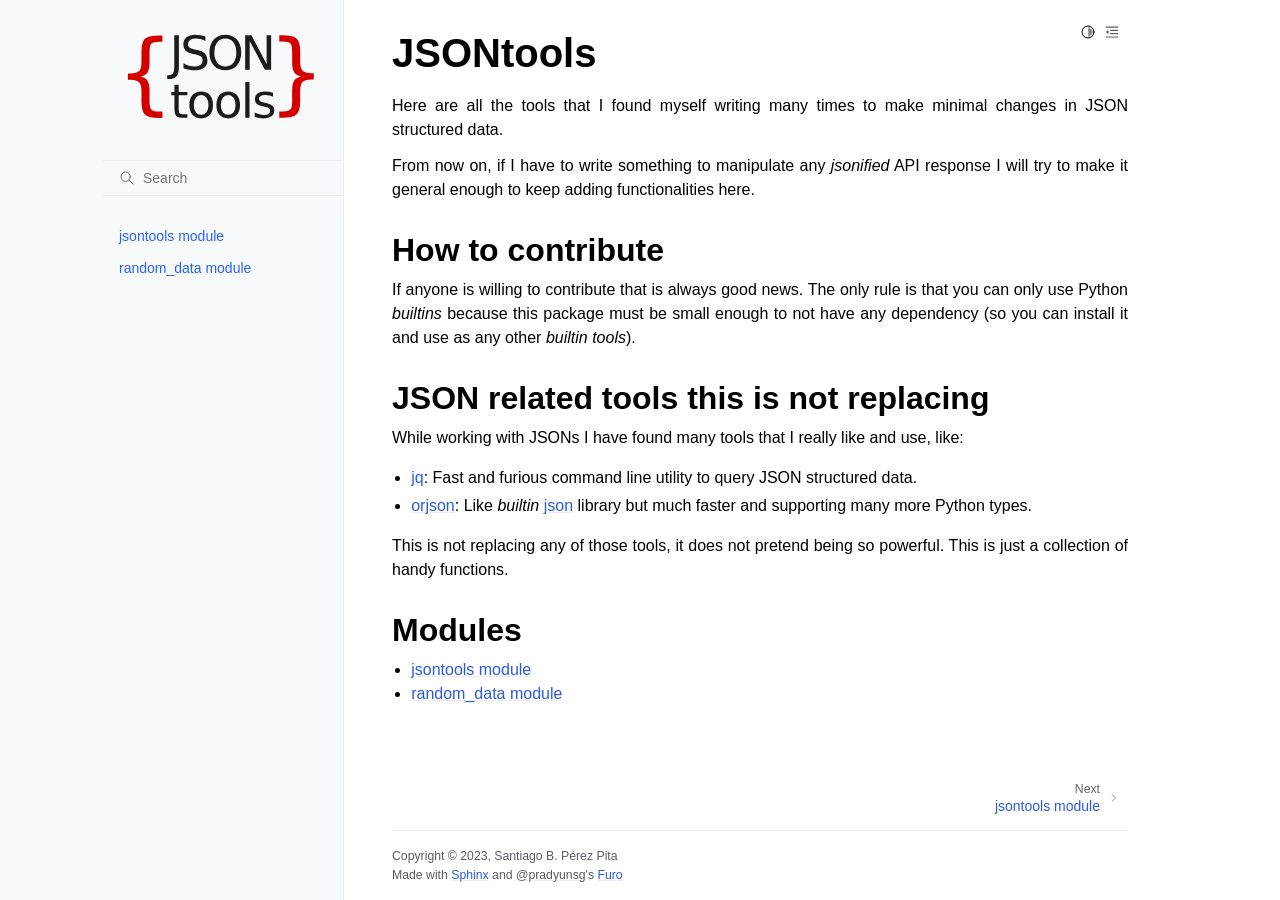
<file: docs/index.html>
<!doctype html>
<html class="no-js" lang="en" data-content_root="./">
  <head><meta charset="utf-8"/>
    <meta name="viewport" content="width=device-width,initial-scale=1"/>
    <meta name="color-scheme" content="light dark"><meta name="viewport" content="width=device-width, initial-scale=1" />
<link rel="index" title="Index" href="genindex.html" /><link rel="search" title="Search" href="search.html" /><link rel="next" title="jsontools module" href="src/jsontools.html" />

    <link rel="shortcut icon" href="_static/jsontools-icon.ico"/><!-- Generated with Sphinx 7.2.6 and Furo 2023.09.10 -->
        <title>JSONtools</title>
      <link rel="stylesheet" type="text/css" href="_static/pygments.css?v=649a27d8" />
    <link rel="stylesheet" type="text/css" href="_static/styles/furo.css?v=135e06be" />
    <link rel="stylesheet" type="text/css" href="_static/styles/furo-extensions.css?v=36a5483c" />
    <link rel="stylesheet" type="text/css" href="_static/css/custom.css?v=da8a7cb0" />




<style>
  body {
    --color-code-background: #f0f0f0;
  --color-code-foreground: black;

  }
  @media not print {
    body[data-theme="dark"] {
      --color-code-background: #202020;
  --color-code-foreground: #d0d0d0;

    }
    @media (prefers-color-scheme: dark) {
      body:not([data-theme="light"]) {
        --color-code-background: #202020;
  --color-code-foreground: #d0d0d0;

      }
    }
  }
</style></head>
  <body>

    <script>
      document.body.dataset.theme = localStorage.getItem("theme") || "auto";
    </script>


<svg xmlns="http://www.w3.org/2000/svg" style="display: none;">
  <symbol id="svg-toc" viewBox="0 0 24 24">
    <title>Contents</title>
    <svg stroke="currentColor" fill="currentColor" stroke-width="0" viewBox="0 0 1024 1024">
      <path d="M408 442h480c4.4 0 8-3.6 8-8v-56c0-4.4-3.6-8-8-8H408c-4.4 0-8 3.6-8 8v56c0 4.4 3.6 8 8 8zm-8 204c0 4.4 3.6 8 8 8h480c4.4 0 8-3.6 8-8v-56c0-4.4-3.6-8-8-8H408c-4.4 0-8 3.6-8 8v56zm504-486H120c-4.4 0-8 3.6-8 8v56c0 4.4 3.6 8 8 8h784c4.4 0 8-3.6 8-8v-56c0-4.4-3.6-8-8-8zm0 632H120c-4.4 0-8 3.6-8 8v56c0 4.4 3.6 8 8 8h784c4.4 0 8-3.6 8-8v-56c0-4.4-3.6-8-8-8zM115.4 518.9L271.7 642c5.8 4.6 14.4.5 14.4-6.9V388.9c0-7.4-8.5-11.5-14.4-6.9L115.4 505.1a8.74 8.74 0 0 0 0 13.8z"/>
    </svg>
  </symbol>
  <symbol id="svg-menu" viewBox="0 0 24 24">
    <title>Menu</title>
    <svg xmlns="http://www.w3.org/2000/svg" viewBox="0 0 24 24" fill="none" stroke="currentColor"
      stroke-width="2" stroke-linecap="round" stroke-linejoin="round" class="feather-menu">
      <line x1="3" y1="12" x2="21" y2="12"></line>
      <line x1="3" y1="6" x2="21" y2="6"></line>
      <line x1="3" y1="18" x2="21" y2="18"></line>
    </svg>
  </symbol>
  <symbol id="svg-arrow-right" viewBox="0 0 24 24">
    <title>Expand</title>
    <svg xmlns="http://www.w3.org/2000/svg" viewBox="0 0 24 24" fill="none" stroke="currentColor"
      stroke-width="2" stroke-linecap="round" stroke-linejoin="round" class="feather-chevron-right">
      <polyline points="9 18 15 12 9 6"></polyline>
    </svg>
  </symbol>
  <symbol id="svg-sun" viewBox="0 0 24 24">
    <title>Light mode</title>
    <svg xmlns="http://www.w3.org/2000/svg" viewBox="0 0 24 24" fill="none" stroke="currentColor"
      stroke-width="1.5" stroke-linecap="round" stroke-linejoin="round" class="feather-sun">
      <circle cx="12" cy="12" r="5"></circle>
      <line x1="12" y1="1" x2="12" y2="3"></line>
      <line x1="12" y1="21" x2="12" y2="23"></line>
      <line x1="4.22" y1="4.22" x2="5.64" y2="5.64"></line>
      <line x1="18.36" y1="18.36" x2="19.78" y2="19.78"></line>
      <line x1="1" y1="12" x2="3" y2="12"></line>
      <line x1="21" y1="12" x2="23" y2="12"></line>
      <line x1="4.22" y1="19.78" x2="5.64" y2="18.36"></line>
      <line x1="18.36" y1="5.64" x2="19.78" y2="4.22"></line>
    </svg>
  </symbol>
  <symbol id="svg-moon" viewBox="0 0 24 24">
    <title>Dark mode</title>
    <svg xmlns="http://www.w3.org/2000/svg" viewBox="0 0 24 24" fill="none" stroke="currentColor"
      stroke-width="1.5" stroke-linecap="round" stroke-linejoin="round" class="icon-tabler-moon">
      <path stroke="none" d="M0 0h24v24H0z" fill="none" />
      <path d="M12 3c.132 0 .263 0 .393 0a7.5 7.5 0 0 0 7.92 12.446a9 9 0 1 1 -8.313 -12.454z" />
    </svg>
  </symbol>
  <symbol id="svg-sun-half" viewBox="0 0 24 24">
    <title>Auto light/dark mode</title>
    <svg xmlns="http://www.w3.org/2000/svg" viewBox="0 0 24 24" fill="none" stroke="currentColor"
      stroke-width="1.5" stroke-linecap="round" stroke-linejoin="round" class="icon-tabler-shadow">
      <path stroke="none" d="M0 0h24v24H0z" fill="none"/>
      <circle cx="12" cy="12" r="9" />
      <path d="M13 12h5" />
      <path d="M13 15h4" />
      <path d="M13 18h1" />
      <path d="M13 9h4" />
      <path d="M13 6h1" />
    </svg>
  </symbol>
</svg>

<input type="checkbox" class="sidebar-toggle" name="__navigation" id="__navigation">
<input type="checkbox" class="sidebar-toggle" name="__toc" id="__toc">
<label class="overlay sidebar-overlay" for="__navigation">
  <div class="visually-hidden">Hide navigation sidebar</div>
</label>
<label class="overlay toc-overlay" for="__toc">
  <div class="visually-hidden">Hide table of contents sidebar</div>
</label>



<div class="page">
  <header class="mobile-header">
    <div class="header-left">
      <label class="nav-overlay-icon" for="__navigation">
        <div class="visually-hidden">Toggle site navigation sidebar</div>
        <i class="icon"><svg><use href="#svg-menu"></use></svg></i>
      </label>
    </div>
    <div class="header-center">
      <a href="#"><div class="brand">JSONtools</div></a>
    </div>
    <div class="header-right">
      <div class="theme-toggle-container theme-toggle-header">
        <button class="theme-toggle">
          <div class="visually-hidden">Toggle Light / Dark / Auto color theme</div>
          <svg class="theme-icon-when-auto"><use href="#svg-sun-half"></use></svg>
          <svg class="theme-icon-when-dark"><use href="#svg-moon"></use></svg>
          <svg class="theme-icon-when-light"><use href="#svg-sun"></use></svg>
        </button>
      </div>
      <label class="toc-overlay-icon toc-header-icon" for="__toc">
        <div class="visually-hidden">Toggle table of contents sidebar</div>
        <i class="icon"><svg><use href="#svg-toc"></use></svg></i>
      </label>
    </div>
  </header>
  <aside class="sidebar-drawer">
    <div class="sidebar-container">

      <div class="sidebar-sticky"><a class="sidebar-brand" href="#">

  <div class="sidebar-logo-container">
    <img class="sidebar-logo" src="_static/jsontools-logo.svg" alt="Logo"/>
  </div>

  <span class="sidebar-brand-text">JSONtools</span>

</a><form class="sidebar-search-container" method="get" action="search.html" role="search">
  <input class="sidebar-search" placeholder="Search" name="q" aria-label="Search">
  <input type="hidden" name="check_keywords" value="yes">
  <input type="hidden" name="area" value="default">
</form>
<div id="searchbox"></div><div class="sidebar-scroll"><div class="sidebar-tree">
  <ul>
<li class="toctree-l1"><a class="reference internal" href="src/jsontools.html">jsontools module</a></li>
<li class="toctree-l1"><a class="reference internal" href="src/random_data.html">random_data module</a></li>
</ul>

</div>
</div>

      </div>

    </div>
  </aside>
  <div class="main">
    <div class="content">
      <div class="article-container">
        <a href="#" class="back-to-top muted-link">
          <svg xmlns="http://www.w3.org/2000/svg" viewBox="0 0 24 24">
            <path d="M13 20h-2V8l-5.5 5.5-1.42-1.42L12 4.16l7.92 7.92-1.42 1.42L13 8v12z"></path>
          </svg>
          <span>Back to top</span>
        </a>
        <div class="content-icon-container">

<div class="theme-toggle-container theme-toggle-content">
            <button class="theme-toggle">
              <div class="visually-hidden">Toggle Light / Dark / Auto color theme</div>
              <svg class="theme-icon-when-auto"><use href="#svg-sun-half"></use></svg>
              <svg class="theme-icon-when-dark"><use href="#svg-moon"></use></svg>
              <svg class="theme-icon-when-light"><use href="#svg-sun"></use></svg>
            </button>
          </div>
          <label class="toc-overlay-icon toc-content-icon" for="__toc">
            <div class="visually-hidden">Toggle table of contents sidebar</div>
            <i class="icon"><svg><use href="#svg-toc"></use></svg></i>
          </label>
        </div>
        <article role="main">
          <section id="jsontools">
<h1>JSONtools<a class="headerlink" href="#jsontools" title="Link to this heading">#</a></h1>
<p>Here are all the tools that I found myself writing many times to make minimal changes in JSON structured data.</p>
<p>From now on, if I have to write something to manipulate any <em>jsonified</em> API response I will try to make it general enough to keep adding functionalities here.</p>
<section id="how-to-contribute">
<h2>How to contribute<a class="headerlink" href="#how-to-contribute" title="Link to this heading">#</a></h2>
<p>If anyone is willing to contribute that is always good news. The only rule is that you can only use Python <em>builtins</em> because this package must be small enough to not have any dependency (so you can install it and use as any other <em>builtin tools</em>).</p>
</section>
<section id="json-related-tools-this-is-not-replacing">
<h2>JSON related tools this is not replacing<a class="headerlink" href="#json-related-tools-this-is-not-replacing" title="Link to this heading">#</a></h2>
<p>While working with JSONs I have found many tools that I really like and use, like:</p>
<ul class="simple">
<li><p><a class="reference external" href="https://jqlang.github.io/jq/manual/">jq</a>: Fast and furious command line utility to query JSON structured data.</p></li>
<li><p><a class="reference external" href="https://github.com/ijl/orjson">orjson</a>: Like <em>builtin</em> <a class="reference external" href="https://docs.python.org/es/3/library/json.html">json</a> library but much faster and supporting many more Python types.</p></li>
</ul>
<p>This is not replacing any of those tools, it does not pretend being so powerful. This is just a collection of handy functions.</p>
</section>
<section id="modules">
<h2>Modules<a class="headerlink" href="#modules" title="Link to this heading">#</a></h2>
<div class="toctree-wrapper compound">
<ul>
<li class="toctree-l1"><a class="reference internal" href="src/jsontools.html">jsontools module</a></li>
<li class="toctree-l1"><a class="reference internal" href="src/random_data.html">random_data module</a></li>
</ul>
</div>
</section>
</section>

        </article>
      </div>
      <footer>

        <div class="related-pages">
          <a class="next-page" href="src/jsontools.html">
              <div class="page-info">
                <div class="context">
                  <span>Next</span>
                </div>
                <div class="title">jsontools module</div>
              </div>
              <svg class="furo-related-icon"><use href="#svg-arrow-right"></use></svg>
            </a>

        </div>
        <div class="bottom-of-page">
          <div class="left-details">
            <div class="copyright">
                Copyright &#169; 2023, Santiago B. Pérez Pita
            </div>
            Made with <a href="https://www.sphinx-doc.org/">Sphinx</a> and <a class="muted-link" href="https://pradyunsg.me">@pradyunsg</a>'s

            <a href="https://github.com/pradyunsg/furo">Furo</a>

          </div>
          <div class="right-details">

          </div>
        </div>

      </footer>
    </div>
    <aside class="toc-drawer">


      <div class="toc-sticky toc-scroll">
        <div class="toc-title-container">
          <span class="toc-title">
            On this page
          </span>
        </div>
        <div class="toc-tree-container">
          <div class="toc-tree">
            <ul>
<li><a class="reference internal" href="#">JSONtools</a><ul>
<li><a class="reference internal" href="#how-to-contribute">How to contribute</a></li>
<li><a class="reference internal" href="#json-related-tools-this-is-not-replacing">JSON related tools this is not replacing</a></li>
<li><a class="reference internal" href="#modules">Modules</a></li>
</ul>
</li>
</ul>

          </div>
        </div>
      </div>


    </aside>
  </div>
</div><script src="_static/documentation_options.js?v=38b66d78"></script>
    <script src="_static/doctools.js?v=888ff710"></script>
    <script src="_static/sphinx_highlight.js?v=dc90522c"></script>
    <script src="_static/scripts/furo.js?v=32e29ea5"></script>
    </body>
</html>
</file>
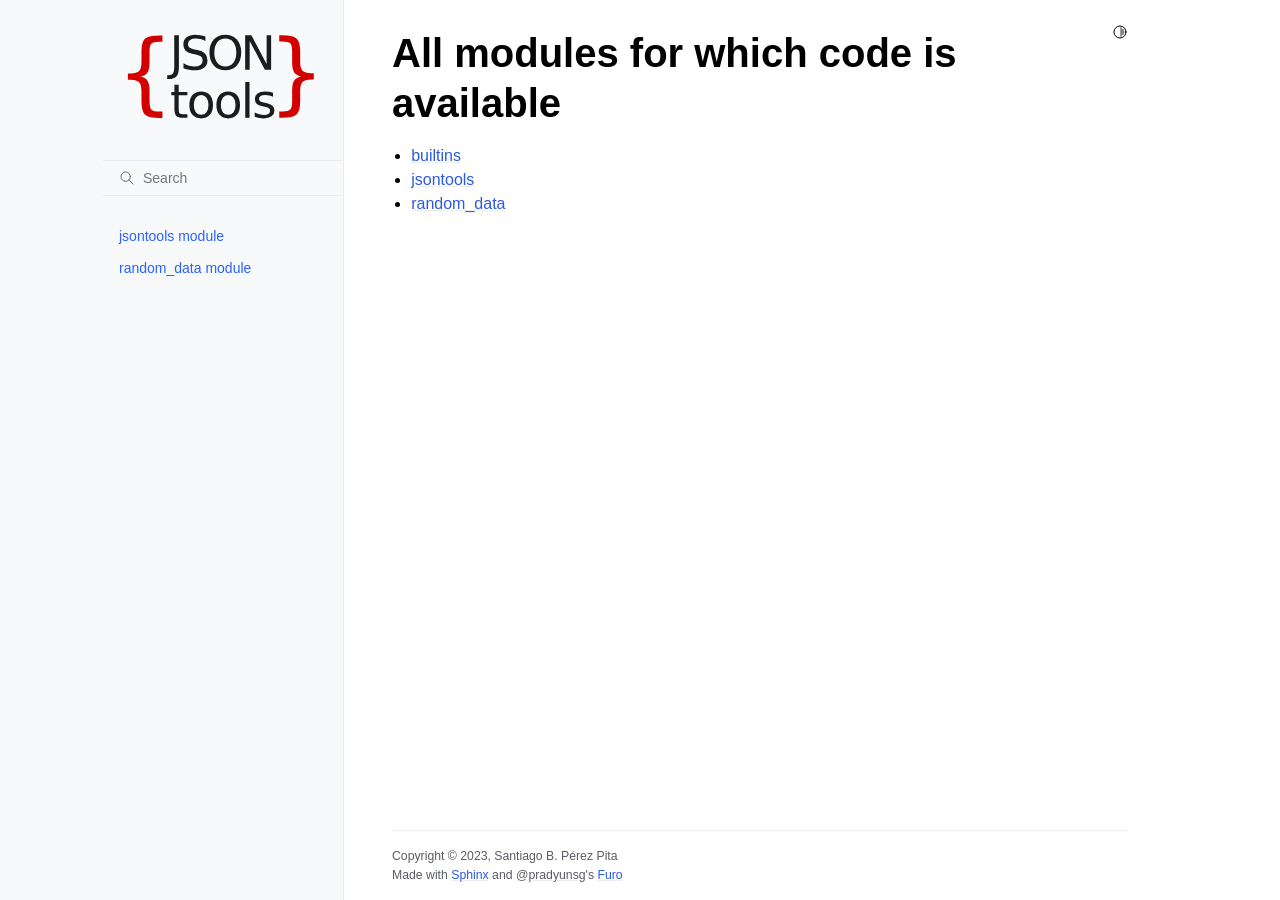
<file: docs/_modules/index.html>
<!doctype html>
<html class="no-js" lang="en" data-content_root="../">
  <head><meta charset="utf-8"/>
    <meta name="viewport" content="width=device-width,initial-scale=1"/>
    <meta name="color-scheme" content="light dark"><link rel="index" title="Index" href="../genindex.html" /><link rel="search" title="Search" href="../search.html" />

    <link rel="shortcut icon" href="../_static/jsontools-icon.ico"/><!-- Generated with Sphinx 7.2.6 and Furo 2023.09.10 -->
        <title>Overview: module code</title>
      <link rel="stylesheet" type="text/css" href="../_static/pygments.css?v=649a27d8" />
    <link rel="stylesheet" type="text/css" href="../_static/styles/furo.css?v=135e06be" />
    <link rel="stylesheet" type="text/css" href="../_static/styles/furo-extensions.css?v=36a5483c" />
    <link rel="stylesheet" type="text/css" href="../_static/css/custom.css?v=da8a7cb0" />




<style>
  body {
    --color-code-background: #f0f0f0;
  --color-code-foreground: black;

  }
  @media not print {
    body[data-theme="dark"] {
      --color-code-background: #202020;
  --color-code-foreground: #d0d0d0;

    }
    @media (prefers-color-scheme: dark) {
      body:not([data-theme="light"]) {
        --color-code-background: #202020;
  --color-code-foreground: #d0d0d0;

      }
    }
  }
</style></head>
  <body>

    <script>
      document.body.dataset.theme = localStorage.getItem("theme") || "auto";
    </script>


<svg xmlns="http://www.w3.org/2000/svg" style="display: none;">
  <symbol id="svg-toc" viewBox="0 0 24 24">
    <title>Contents</title>
    <svg stroke="currentColor" fill="currentColor" stroke-width="0" viewBox="0 0 1024 1024">
      <path d="M408 442h480c4.4 0 8-3.6 8-8v-56c0-4.4-3.6-8-8-8H408c-4.4 0-8 3.6-8 8v56c0 4.4 3.6 8 8 8zm-8 204c0 4.4 3.6 8 8 8h480c4.4 0 8-3.6 8-8v-56c0-4.4-3.6-8-8-8H408c-4.4 0-8 3.6-8 8v56zm504-486H120c-4.4 0-8 3.6-8 8v56c0 4.4 3.6 8 8 8h784c4.4 0 8-3.6 8-8v-56c0-4.4-3.6-8-8-8zm0 632H120c-4.4 0-8 3.6-8 8v56c0 4.4 3.6 8 8 8h784c4.4 0 8-3.6 8-8v-56c0-4.4-3.6-8-8-8zM115.4 518.9L271.7 642c5.8 4.6 14.4.5 14.4-6.9V388.9c0-7.4-8.5-11.5-14.4-6.9L115.4 505.1a8.74 8.74 0 0 0 0 13.8z"/>
    </svg>
  </symbol>
  <symbol id="svg-menu" viewBox="0 0 24 24">
    <title>Menu</title>
    <svg xmlns="http://www.w3.org/2000/svg" viewBox="0 0 24 24" fill="none" stroke="currentColor"
      stroke-width="2" stroke-linecap="round" stroke-linejoin="round" class="feather-menu">
      <line x1="3" y1="12" x2="21" y2="12"></line>
      <line x1="3" y1="6" x2="21" y2="6"></line>
      <line x1="3" y1="18" x2="21" y2="18"></line>
    </svg>
  </symbol>
  <symbol id="svg-arrow-right" viewBox="0 0 24 24">
    <title>Expand</title>
    <svg xmlns="http://www.w3.org/2000/svg" viewBox="0 0 24 24" fill="none" stroke="currentColor"
      stroke-width="2" stroke-linecap="round" stroke-linejoin="round" class="feather-chevron-right">
      <polyline points="9 18 15 12 9 6"></polyline>
    </svg>
  </symbol>
  <symbol id="svg-sun" viewBox="0 0 24 24">
    <title>Light mode</title>
    <svg xmlns="http://www.w3.org/2000/svg" viewBox="0 0 24 24" fill="none" stroke="currentColor"
      stroke-width="1.5" stroke-linecap="round" stroke-linejoin="round" class="feather-sun">
      <circle cx="12" cy="12" r="5"></circle>
      <line x1="12" y1="1" x2="12" y2="3"></line>
      <line x1="12" y1="21" x2="12" y2="23"></line>
      <line x1="4.22" y1="4.22" x2="5.64" y2="5.64"></line>
      <line x1="18.36" y1="18.36" x2="19.78" y2="19.78"></line>
      <line x1="1" y1="12" x2="3" y2="12"></line>
      <line x1="21" y1="12" x2="23" y2="12"></line>
      <line x1="4.22" y1="19.78" x2="5.64" y2="18.36"></line>
      <line x1="18.36" y1="5.64" x2="19.78" y2="4.22"></line>
    </svg>
  </symbol>
  <symbol id="svg-moon" viewBox="0 0 24 24">
    <title>Dark mode</title>
    <svg xmlns="http://www.w3.org/2000/svg" viewBox="0 0 24 24" fill="none" stroke="currentColor"
      stroke-width="1.5" stroke-linecap="round" stroke-linejoin="round" class="icon-tabler-moon">
      <path stroke="none" d="M0 0h24v24H0z" fill="none" />
      <path d="M12 3c.132 0 .263 0 .393 0a7.5 7.5 0 0 0 7.92 12.446a9 9 0 1 1 -8.313 -12.454z" />
    </svg>
  </symbol>
  <symbol id="svg-sun-half" viewBox="0 0 24 24">
    <title>Auto light/dark mode</title>
    <svg xmlns="http://www.w3.org/2000/svg" viewBox="0 0 24 24" fill="none" stroke="currentColor"
      stroke-width="1.5" stroke-linecap="round" stroke-linejoin="round" class="icon-tabler-shadow">
      <path stroke="none" d="M0 0h24v24H0z" fill="none"/>
      <circle cx="12" cy="12" r="9" />
      <path d="M13 12h5" />
      <path d="M13 15h4" />
      <path d="M13 18h1" />
      <path d="M13 9h4" />
      <path d="M13 6h1" />
    </svg>
  </symbol>
</svg>

<input type="checkbox" class="sidebar-toggle" name="__navigation" id="__navigation">
<input type="checkbox" class="sidebar-toggle" name="__toc" id="__toc">
<label class="overlay sidebar-overlay" for="__navigation">
  <div class="visually-hidden">Hide navigation sidebar</div>
</label>
<label class="overlay toc-overlay" for="__toc">
  <div class="visually-hidden">Hide table of contents sidebar</div>
</label>



<div class="page">
  <header class="mobile-header">
    <div class="header-left">
      <label class="nav-overlay-icon" for="__navigation">
        <div class="visually-hidden">Toggle site navigation sidebar</div>
        <i class="icon"><svg><use href="#svg-menu"></use></svg></i>
      </label>
    </div>
    <div class="header-center">
      <a href="../index.html"><div class="brand">JSONtools</div></a>
    </div>
    <div class="header-right">
      <div class="theme-toggle-container theme-toggle-header">
        <button class="theme-toggle">
          <div class="visually-hidden">Toggle Light / Dark / Auto color theme</div>
          <svg class="theme-icon-when-auto"><use href="#svg-sun-half"></use></svg>
          <svg class="theme-icon-when-dark"><use href="#svg-moon"></use></svg>
          <svg class="theme-icon-when-light"><use href="#svg-sun"></use></svg>
        </button>
      </div>
      <label class="toc-overlay-icon toc-header-icon no-toc" for="__toc">
        <div class="visually-hidden">Toggle table of contents sidebar</div>
        <i class="icon"><svg><use href="#svg-toc"></use></svg></i>
      </label>
    </div>
  </header>
  <aside class="sidebar-drawer">
    <div class="sidebar-container">

      <div class="sidebar-sticky"><a class="sidebar-brand" href="../index.html">

  <div class="sidebar-logo-container">
    <img class="sidebar-logo" src="../_static/jsontools-logo.svg" alt="Logo"/>
  </div>

  <span class="sidebar-brand-text">JSONtools</span>

</a><form class="sidebar-search-container" method="get" action="../search.html" role="search">
  <input class="sidebar-search" placeholder="Search" name="q" aria-label="Search">
  <input type="hidden" name="check_keywords" value="yes">
  <input type="hidden" name="area" value="default">
</form>
<div id="searchbox"></div><div class="sidebar-scroll"><div class="sidebar-tree">
  <ul>
<li class="toctree-l1"><a class="reference internal" href="../src/jsontools.html">jsontools module</a></li>
<li class="toctree-l1"><a class="reference internal" href="../src/random_data.html">random_data module</a></li>
</ul>

</div>
</div>

      </div>

    </div>
  </aside>
  <div class="main">
    <div class="content">
      <div class="article-container">
        <a href="#" class="back-to-top muted-link">
          <svg xmlns="http://www.w3.org/2000/svg" viewBox="0 0 24 24">
            <path d="M13 20h-2V8l-5.5 5.5-1.42-1.42L12 4.16l7.92 7.92-1.42 1.42L13 8v12z"></path>
          </svg>
          <span>Back to top</span>
        </a>
        <div class="content-icon-container">
          <div class="theme-toggle-container theme-toggle-content">
            <button class="theme-toggle">
              <div class="visually-hidden">Toggle Light / Dark / Auto color theme</div>
              <svg class="theme-icon-when-auto"><use href="#svg-sun-half"></use></svg>
              <svg class="theme-icon-when-dark"><use href="#svg-moon"></use></svg>
              <svg class="theme-icon-when-light"><use href="#svg-sun"></use></svg>
            </button>
          </div>
          <label class="toc-overlay-icon toc-content-icon no-toc" for="__toc">
            <div class="visually-hidden">Toggle table of contents sidebar</div>
            <i class="icon"><svg><use href="#svg-toc"></use></svg></i>
          </label>
        </div>
        <article role="main">
          <h1>All modules for which code is available</h1>
<ul><li><a href="builtins.html">builtins</a></li>
<li><a href="jsontools.html">jsontools</a></li>
<li><a href="random_data.html">random_data</a></li>
</ul>
        </article>
      </div>
      <footer>

        <div class="related-pages">


        </div>
        <div class="bottom-of-page">
          <div class="left-details">
            <div class="copyright">
                Copyright &#169; 2023, Santiago B. Pérez Pita
            </div>
            Made with <a href="https://www.sphinx-doc.org/">Sphinx</a> and <a class="muted-link" href="https://pradyunsg.me">@pradyunsg</a>'s

            <a href="https://github.com/pradyunsg/furo">Furo</a>

          </div>
          <div class="right-details">

          </div>
        </div>

      </footer>
    </div>
    <aside class="toc-drawer no-toc">



    </aside>
  </div>
</div><script src="../_static/documentation_options.js?v=38b66d78"></script>
    <script src="../_static/doctools.js?v=888ff710"></script>
    <script src="../_static/sphinx_highlight.js?v=dc90522c"></script>
    <script src="../_static/scripts/furo.js?v=32e29ea5"></script>
    </body>
</html>
</file>
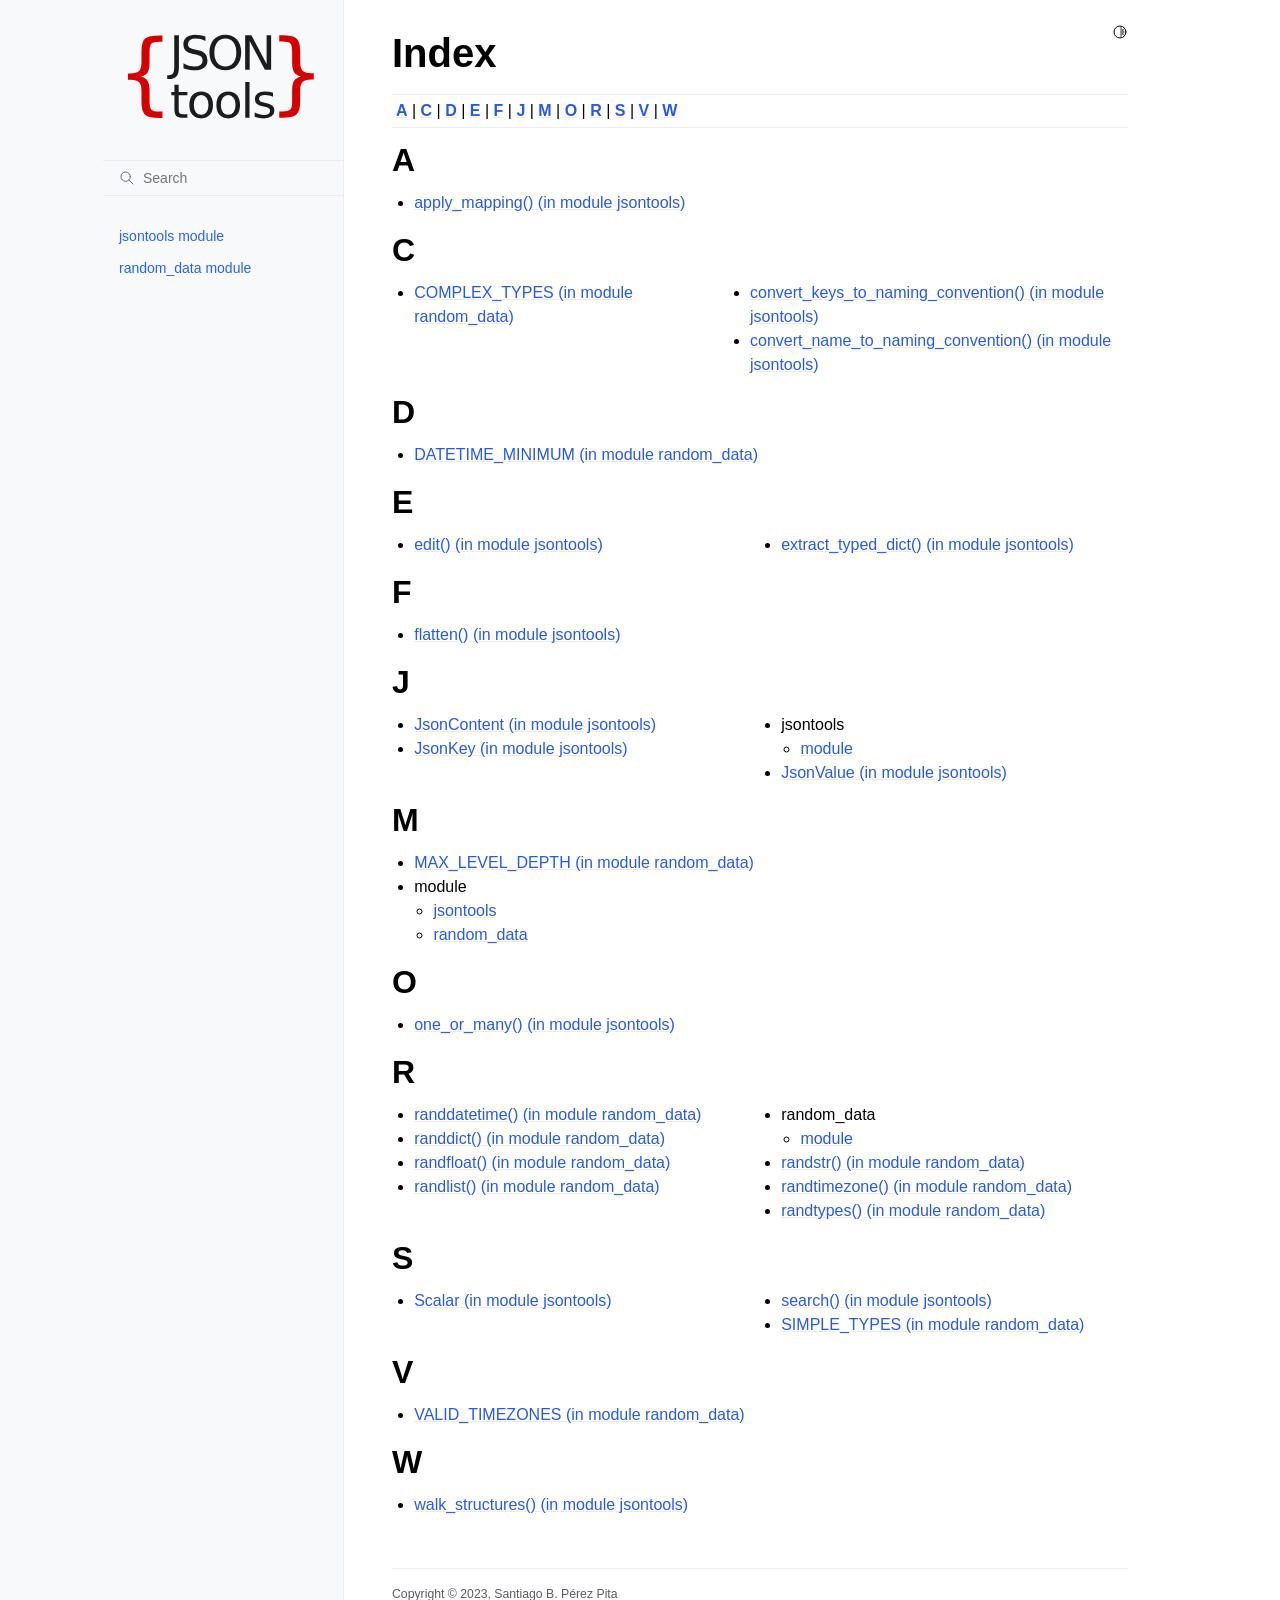
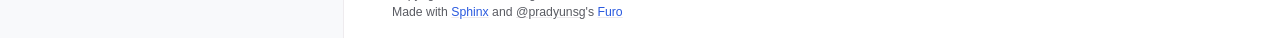
<file: docs/genindex.html>
<!doctype html>
<html class="no-js" lang="en" data-content_root="./">
  <head><meta charset="utf-8"/>
    <meta name="viewport" content="width=device-width,initial-scale=1"/>
    <meta name="color-scheme" content="light dark"><link rel="index" title="Index" href="#" /><link rel="search" title="Search" href="search.html" />

    <link rel="shortcut icon" href="_static/jsontools-icon.ico"/><!-- Generated with Sphinx 7.2.6 and Furo 2023.09.10 --><title>Index - </title>
<link rel="stylesheet" type="text/css" href="_static/pygments.css?v=649a27d8" />
    <link rel="stylesheet" type="text/css" href="_static/styles/furo.css?v=135e06be" />
    <link rel="stylesheet" type="text/css" href="_static/styles/furo-extensions.css?v=36a5483c" />
    <link rel="stylesheet" type="text/css" href="_static/css/custom.css?v=da8a7cb0" />




<style>
  body {
    --color-code-background: #f0f0f0;
  --color-code-foreground: black;

  }
  @media not print {
    body[data-theme="dark"] {
      --color-code-background: #202020;
  --color-code-foreground: #d0d0d0;

    }
    @media (prefers-color-scheme: dark) {
      body:not([data-theme="light"]) {
        --color-code-background: #202020;
  --color-code-foreground: #d0d0d0;

      }
    }
  }
</style></head>
  <body>

    <script>
      document.body.dataset.theme = localStorage.getItem("theme") || "auto";
    </script>


<svg xmlns="http://www.w3.org/2000/svg" style="display: none;">
  <symbol id="svg-toc" viewBox="0 0 24 24">
    <title>Contents</title>
    <svg stroke="currentColor" fill="currentColor" stroke-width="0" viewBox="0 0 1024 1024">
      <path d="M408 442h480c4.4 0 8-3.6 8-8v-56c0-4.4-3.6-8-8-8H408c-4.4 0-8 3.6-8 8v56c0 4.4 3.6 8 8 8zm-8 204c0 4.4 3.6 8 8 8h480c4.4 0 8-3.6 8-8v-56c0-4.4-3.6-8-8-8H408c-4.4 0-8 3.6-8 8v56zm504-486H120c-4.4 0-8 3.6-8 8v56c0 4.4 3.6 8 8 8h784c4.4 0 8-3.6 8-8v-56c0-4.4-3.6-8-8-8zm0 632H120c-4.4 0-8 3.6-8 8v56c0 4.4 3.6 8 8 8h784c4.4 0 8-3.6 8-8v-56c0-4.4-3.6-8-8-8zM115.4 518.9L271.7 642c5.8 4.6 14.4.5 14.4-6.9V388.9c0-7.4-8.5-11.5-14.4-6.9L115.4 505.1a8.74 8.74 0 0 0 0 13.8z"/>
    </svg>
  </symbol>
  <symbol id="svg-menu" viewBox="0 0 24 24">
    <title>Menu</title>
    <svg xmlns="http://www.w3.org/2000/svg" viewBox="0 0 24 24" fill="none" stroke="currentColor"
      stroke-width="2" stroke-linecap="round" stroke-linejoin="round" class="feather-menu">
      <line x1="3" y1="12" x2="21" y2="12"></line>
      <line x1="3" y1="6" x2="21" y2="6"></line>
      <line x1="3" y1="18" x2="21" y2="18"></line>
    </svg>
  </symbol>
  <symbol id="svg-arrow-right" viewBox="0 0 24 24">
    <title>Expand</title>
    <svg xmlns="http://www.w3.org/2000/svg" viewBox="0 0 24 24" fill="none" stroke="currentColor"
      stroke-width="2" stroke-linecap="round" stroke-linejoin="round" class="feather-chevron-right">
      <polyline points="9 18 15 12 9 6"></polyline>
    </svg>
  </symbol>
  <symbol id="svg-sun" viewBox="0 0 24 24">
    <title>Light mode</title>
    <svg xmlns="http://www.w3.org/2000/svg" viewBox="0 0 24 24" fill="none" stroke="currentColor"
      stroke-width="1.5" stroke-linecap="round" stroke-linejoin="round" class="feather-sun">
      <circle cx="12" cy="12" r="5"></circle>
      <line x1="12" y1="1" x2="12" y2="3"></line>
      <line x1="12" y1="21" x2="12" y2="23"></line>
      <line x1="4.22" y1="4.22" x2="5.64" y2="5.64"></line>
      <line x1="18.36" y1="18.36" x2="19.78" y2="19.78"></line>
      <line x1="1" y1="12" x2="3" y2="12"></line>
      <line x1="21" y1="12" x2="23" y2="12"></line>
      <line x1="4.22" y1="19.78" x2="5.64" y2="18.36"></line>
      <line x1="18.36" y1="5.64" x2="19.78" y2="4.22"></line>
    </svg>
  </symbol>
  <symbol id="svg-moon" viewBox="0 0 24 24">
    <title>Dark mode</title>
    <svg xmlns="http://www.w3.org/2000/svg" viewBox="0 0 24 24" fill="none" stroke="currentColor"
      stroke-width="1.5" stroke-linecap="round" stroke-linejoin="round" class="icon-tabler-moon">
      <path stroke="none" d="M0 0h24v24H0z" fill="none" />
      <path d="M12 3c.132 0 .263 0 .393 0a7.5 7.5 0 0 0 7.92 12.446a9 9 0 1 1 -8.313 -12.454z" />
    </svg>
  </symbol>
  <symbol id="svg-sun-half" viewBox="0 0 24 24">
    <title>Auto light/dark mode</title>
    <svg xmlns="http://www.w3.org/2000/svg" viewBox="0 0 24 24" fill="none" stroke="currentColor"
      stroke-width="1.5" stroke-linecap="round" stroke-linejoin="round" class="icon-tabler-shadow">
      <path stroke="none" d="M0 0h24v24H0z" fill="none"/>
      <circle cx="12" cy="12" r="9" />
      <path d="M13 12h5" />
      <path d="M13 15h4" />
      <path d="M13 18h1" />
      <path d="M13 9h4" />
      <path d="M13 6h1" />
    </svg>
  </symbol>
</svg>

<input type="checkbox" class="sidebar-toggle" name="__navigation" id="__navigation">
<input type="checkbox" class="sidebar-toggle" name="__toc" id="__toc">
<label class="overlay sidebar-overlay" for="__navigation">
  <div class="visually-hidden">Hide navigation sidebar</div>
</label>
<label class="overlay toc-overlay" for="__toc">
  <div class="visually-hidden">Hide table of contents sidebar</div>
</label>



<div class="page">
  <header class="mobile-header">
    <div class="header-left">
      <label class="nav-overlay-icon" for="__navigation">
        <div class="visually-hidden">Toggle site navigation sidebar</div>
        <i class="icon"><svg><use href="#svg-menu"></use></svg></i>
      </label>
    </div>
    <div class="header-center">
      <a href="index.html"><div class="brand">JSONtools</div></a>
    </div>
    <div class="header-right">
      <div class="theme-toggle-container theme-toggle-header">
        <button class="theme-toggle">
          <div class="visually-hidden">Toggle Light / Dark / Auto color theme</div>
          <svg class="theme-icon-when-auto"><use href="#svg-sun-half"></use></svg>
          <svg class="theme-icon-when-dark"><use href="#svg-moon"></use></svg>
          <svg class="theme-icon-when-light"><use href="#svg-sun"></use></svg>
        </button>
      </div>
      <label class="toc-overlay-icon toc-header-icon no-toc" for="__toc">
        <div class="visually-hidden">Toggle table of contents sidebar</div>
        <i class="icon"><svg><use href="#svg-toc"></use></svg></i>
      </label>
    </div>
  </header>
  <aside class="sidebar-drawer">
    <div class="sidebar-container">

      <div class="sidebar-sticky"><a class="sidebar-brand" href="index.html">

  <div class="sidebar-logo-container">
    <img class="sidebar-logo" src="_static/jsontools-logo.svg" alt="Logo"/>
  </div>

  <span class="sidebar-brand-text">JSONtools</span>

</a><form class="sidebar-search-container" method="get" action="search.html" role="search">
  <input class="sidebar-search" placeholder="Search" name="q" aria-label="Search">
  <input type="hidden" name="check_keywords" value="yes">
  <input type="hidden" name="area" value="default">
</form>
<div id="searchbox"></div><div class="sidebar-scroll"><div class="sidebar-tree">
  <ul>
<li class="toctree-l1"><a class="reference internal" href="src/jsontools.html">jsontools module</a></li>
<li class="toctree-l1"><a class="reference internal" href="src/random_data.html">random_data module</a></li>
</ul>

</div>
</div>

      </div>

    </div>
  </aside>
  <div class="main">
    <div class="content">
      <div class="article-container">
        <a href="#" class="back-to-top muted-link">
          <svg xmlns="http://www.w3.org/2000/svg" viewBox="0 0 24 24">
            <path d="M13 20h-2V8l-5.5 5.5-1.42-1.42L12 4.16l7.92 7.92-1.42 1.42L13 8v12z"></path>
          </svg>
          <span>Back to top</span>
        </a>
        <div class="content-icon-container">
          <div class="theme-toggle-container theme-toggle-content">
            <button class="theme-toggle">
              <div class="visually-hidden">Toggle Light / Dark / Auto color theme</div>
              <svg class="theme-icon-when-auto"><use href="#svg-sun-half"></use></svg>
              <svg class="theme-icon-when-dark"><use href="#svg-moon"></use></svg>
              <svg class="theme-icon-when-light"><use href="#svg-sun"></use></svg>
            </button>
          </div>
          <label class="toc-overlay-icon toc-content-icon no-toc" for="__toc">
            <div class="visually-hidden">Toggle table of contents sidebar</div>
            <i class="icon"><svg><use href="#svg-toc"></use></svg></i>
          </label>
        </div>
        <article role="main">

<section class="genindex-section">
  <h1 id="index">Index</h1>
  <div class="genindex-jumpbox"><a href="#A"><strong>A</strong></a> | <a href="#C"><strong>C</strong></a> | <a href="#D"><strong>D</strong></a> | <a href="#E"><strong>E</strong></a> | <a href="#F"><strong>F</strong></a> | <a href="#J"><strong>J</strong></a> | <a href="#M"><strong>M</strong></a> | <a href="#O"><strong>O</strong></a> | <a href="#R"><strong>R</strong></a> | <a href="#S"><strong>S</strong></a> | <a href="#V"><strong>V</strong></a> | <a href="#W"><strong>W</strong></a></div>
</section>
<section id="A" class="genindex-section">
  <h2>A</h2>
  <table style="width: 100%" class="indextable genindextable"><tr>
    <td style="width: 33%; vertical-align: top;"><ul>
        <li><a href="src/jsontools.html#jsontools.apply_mapping">apply_mapping() (in module jsontools)</a>
</li>
    </ul></td>
  </tr></table>
</section>

<section id="C" class="genindex-section">
  <h2>C</h2>
  <table style="width: 100%" class="indextable genindextable"><tr>
    <td style="width: 33%; vertical-align: top;"><ul>
        <li><a href="src/random_data.html#random_data.COMPLEX_TYPES">COMPLEX_TYPES (in module random_data)</a>
</li>
    </ul></td>
    <td style="width: 33%; vertical-align: top;"><ul>
        <li><a href="src/jsontools.html#jsontools.convert_keys_to_naming_convention">convert_keys_to_naming_convention() (in module jsontools)</a>
</li>
        <li><a href="src/jsontools.html#jsontools.convert_name_to_naming_convention">convert_name_to_naming_convention() (in module jsontools)</a>
</li>
    </ul></td>
  </tr></table>
</section>

<section id="D" class="genindex-section">
  <h2>D</h2>
  <table style="width: 100%" class="indextable genindextable"><tr>
    <td style="width: 33%; vertical-align: top;"><ul>
        <li><a href="src/random_data.html#random_data.DATETIME_MINIMUM">DATETIME_MINIMUM (in module random_data)</a>
</li>
    </ul></td>
  </tr></table>
</section>

<section id="E" class="genindex-section">
  <h2>E</h2>
  <table style="width: 100%" class="indextable genindextable"><tr>
    <td style="width: 33%; vertical-align: top;"><ul>
        <li><a href="src/jsontools.html#jsontools.edit">edit() (in module jsontools)</a>
</li>
    </ul></td>
    <td style="width: 33%; vertical-align: top;"><ul>
        <li><a href="src/jsontools.html#jsontools.extract_typed_dict">extract_typed_dict() (in module jsontools)</a>
</li>
    </ul></td>
  </tr></table>
</section>

<section id="F" class="genindex-section">
  <h2>F</h2>
  <table style="width: 100%" class="indextable genindextable"><tr>
    <td style="width: 33%; vertical-align: top;"><ul>
        <li><a href="src/jsontools.html#jsontools.flatten">flatten() (in module jsontools)</a>
</li>
    </ul></td>
  </tr></table>
</section>

<section id="J" class="genindex-section">
  <h2>J</h2>
  <table style="width: 100%" class="indextable genindextable"><tr>
    <td style="width: 33%; vertical-align: top;"><ul>
        <li><a href="src/jsontools.html#jsontools.JsonContent">JsonContent (in module jsontools)</a>
</li>
        <li><a href="src/jsontools.html#jsontools.JsonKey">JsonKey (in module jsontools)</a>
</li>
    </ul></td>
    <td style="width: 33%; vertical-align: top;"><ul>
        <li>
    jsontools

        <ul>
          <li><a href="src/jsontools.html#module-jsontools">module</a>
</li>
        </ul></li>
        <li><a href="src/jsontools.html#jsontools.JsonValue">JsonValue (in module jsontools)</a>
</li>
    </ul></td>
  </tr></table>
</section>

<section id="M" class="genindex-section">
  <h2>M</h2>
  <table style="width: 100%" class="indextable genindextable"><tr>
    <td style="width: 33%; vertical-align: top;"><ul>
        <li><a href="src/random_data.html#random_data.MAX_LEVEL_DEPTH">MAX_LEVEL_DEPTH (in module random_data)</a>
</li>
        <li>
    module

        <ul>
          <li><a href="src/jsontools.html#module-jsontools">jsontools</a>
</li>
          <li><a href="src/random_data.html#module-random_data">random_data</a>
</li>
        </ul></li>
    </ul></td>
  </tr></table>
</section>

<section id="O" class="genindex-section">
  <h2>O</h2>
  <table style="width: 100%" class="indextable genindextable"><tr>
    <td style="width: 33%; vertical-align: top;"><ul>
        <li><a href="src/jsontools.html#jsontools.one_or_many">one_or_many() (in module jsontools)</a>
</li>
    </ul></td>
  </tr></table>
</section>

<section id="R" class="genindex-section">
  <h2>R</h2>
  <table style="width: 100%" class="indextable genindextable"><tr>
    <td style="width: 33%; vertical-align: top;"><ul>
        <li><a href="src/random_data.html#random_data.randdatetime">randdatetime() (in module random_data)</a>
</li>
        <li><a href="src/random_data.html#random_data.randdict">randdict() (in module random_data)</a>
</li>
        <li><a href="src/random_data.html#random_data.randfloat">randfloat() (in module random_data)</a>
</li>
        <li><a href="src/random_data.html#random_data.randlist">randlist() (in module random_data)</a>
</li>
    </ul></td>
    <td style="width: 33%; vertical-align: top;"><ul>
        <li>
    random_data

        <ul>
          <li><a href="src/random_data.html#module-random_data">module</a>
</li>
        </ul></li>
        <li><a href="src/random_data.html#random_data.randstr">randstr() (in module random_data)</a>
</li>
        <li><a href="src/random_data.html#random_data.randtimezone">randtimezone() (in module random_data)</a>
</li>
        <li><a href="src/random_data.html#random_data.randtypes">randtypes() (in module random_data)</a>
</li>
    </ul></td>
  </tr></table>
</section>

<section id="S" class="genindex-section">
  <h2>S</h2>
  <table style="width: 100%" class="indextable genindextable"><tr>
    <td style="width: 33%; vertical-align: top;"><ul>
        <li><a href="src/jsontools.html#jsontools.Scalar">Scalar (in module jsontools)</a>
</li>
    </ul></td>
    <td style="width: 33%; vertical-align: top;"><ul>
        <li><a href="src/jsontools.html#jsontools.search">search() (in module jsontools)</a>
</li>
        <li><a href="src/random_data.html#random_data.SIMPLE_TYPES">SIMPLE_TYPES (in module random_data)</a>
</li>
    </ul></td>
  </tr></table>
</section>

<section id="V" class="genindex-section">
  <h2>V</h2>
  <table style="width: 100%" class="indextable genindextable"><tr>
    <td style="width: 33%; vertical-align: top;"><ul>
        <li><a href="src/random_data.html#random_data.VALID_TIMEZONES">VALID_TIMEZONES (in module random_data)</a>
</li>
    </ul></td>
  </tr></table>
</section>

<section id="W" class="genindex-section">
  <h2>W</h2>
  <table style="width: 100%" class="indextable genindextable"><tr>
    <td style="width: 33%; vertical-align: top;"><ul>
        <li><a href="src/jsontools.html#jsontools.walk_structures">walk_structures() (in module jsontools)</a>
</li>
    </ul></td>
  </tr></table>
</section>


        </article>
      </div>
      <footer>

        <div class="related-pages">


        </div>
        <div class="bottom-of-page">
          <div class="left-details">
            <div class="copyright">
                Copyright &#169; 2023, Santiago B. Pérez Pita
            </div>
            Made with <a href="https://www.sphinx-doc.org/">Sphinx</a> and <a class="muted-link" href="https://pradyunsg.me">@pradyunsg</a>'s

            <a href="https://github.com/pradyunsg/furo">Furo</a>

          </div>
          <div class="right-details">

          </div>
        </div>

      </footer>
    </div>
    <aside class="toc-drawer no-toc">



    </aside>
  </div>
</div><script src="_static/documentation_options.js?v=38b66d78"></script>
    <script src="_static/doctools.js?v=888ff710"></script>
    <script src="_static/sphinx_highlight.js?v=dc90522c"></script>
    <script src="_static/scripts/furo.js?v=32e29ea5"></script>
    </body>
</html>
</file>
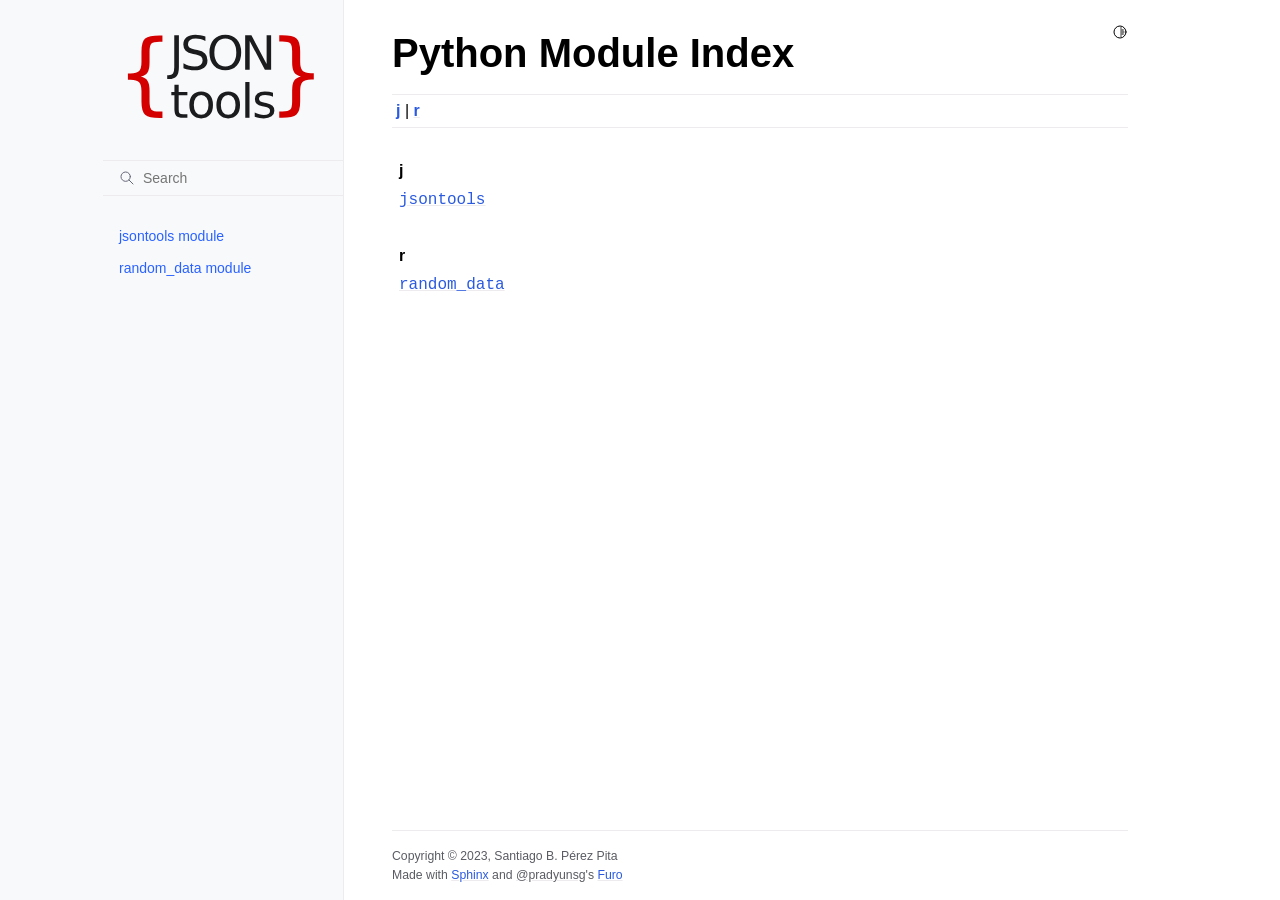
<file: docs/py-modindex.html>
<!doctype html>
<html class="no-js" lang="en" data-content_root="./">
  <head><meta charset="utf-8"/>
    <meta name="viewport" content="width=device-width,initial-scale=1"/>
    <meta name="color-scheme" content="light dark"><link rel="index" title="Index" href="genindex.html" /><link rel="search" title="Search" href="search.html" />

    <link rel="shortcut icon" href="_static/jsontools-icon.ico"/><!-- Generated with Sphinx 7.2.6 and Furo 2023.09.10 --><title>Python Module Index - </title>
<link rel="stylesheet" type="text/css" href="_static/pygments.css?v=649a27d8" />
    <link rel="stylesheet" type="text/css" href="_static/styles/furo.css?v=135e06be" />
    <link rel="stylesheet" type="text/css" href="_static/styles/furo-extensions.css?v=36a5483c" />
    <link rel="stylesheet" type="text/css" href="_static/css/custom.css?v=da8a7cb0" />




<style>
  body {
    --color-code-background: #f0f0f0;
  --color-code-foreground: black;

  }
  @media not print {
    body[data-theme="dark"] {
      --color-code-background: #202020;
  --color-code-foreground: #d0d0d0;

    }
    @media (prefers-color-scheme: dark) {
      body:not([data-theme="light"]) {
        --color-code-background: #202020;
  --color-code-foreground: #d0d0d0;

      }
    }
  }
</style></head>
  <body>

    <script>
      document.body.dataset.theme = localStorage.getItem("theme") || "auto";
    </script>


<svg xmlns="http://www.w3.org/2000/svg" style="display: none;">
  <symbol id="svg-toc" viewBox="0 0 24 24">
    <title>Contents</title>
    <svg stroke="currentColor" fill="currentColor" stroke-width="0" viewBox="0 0 1024 1024">
      <path d="M408 442h480c4.4 0 8-3.6 8-8v-56c0-4.4-3.6-8-8-8H408c-4.4 0-8 3.6-8 8v56c0 4.4 3.6 8 8 8zm-8 204c0 4.4 3.6 8 8 8h480c4.4 0 8-3.6 8-8v-56c0-4.4-3.6-8-8-8H408c-4.4 0-8 3.6-8 8v56zm504-486H120c-4.4 0-8 3.6-8 8v56c0 4.4 3.6 8 8 8h784c4.4 0 8-3.6 8-8v-56c0-4.4-3.6-8-8-8zm0 632H120c-4.4 0-8 3.6-8 8v56c0 4.4 3.6 8 8 8h784c4.4 0 8-3.6 8-8v-56c0-4.4-3.6-8-8-8zM115.4 518.9L271.7 642c5.8 4.6 14.4.5 14.4-6.9V388.9c0-7.4-8.5-11.5-14.4-6.9L115.4 505.1a8.74 8.74 0 0 0 0 13.8z"/>
    </svg>
  </symbol>
  <symbol id="svg-menu" viewBox="0 0 24 24">
    <title>Menu</title>
    <svg xmlns="http://www.w3.org/2000/svg" viewBox="0 0 24 24" fill="none" stroke="currentColor"
      stroke-width="2" stroke-linecap="round" stroke-linejoin="round" class="feather-menu">
      <line x1="3" y1="12" x2="21" y2="12"></line>
      <line x1="3" y1="6" x2="21" y2="6"></line>
      <line x1="3" y1="18" x2="21" y2="18"></line>
    </svg>
  </symbol>
  <symbol id="svg-arrow-right" viewBox="0 0 24 24">
    <title>Expand</title>
    <svg xmlns="http://www.w3.org/2000/svg" viewBox="0 0 24 24" fill="none" stroke="currentColor"
      stroke-width="2" stroke-linecap="round" stroke-linejoin="round" class="feather-chevron-right">
      <polyline points="9 18 15 12 9 6"></polyline>
    </svg>
  </symbol>
  <symbol id="svg-sun" viewBox="0 0 24 24">
    <title>Light mode</title>
    <svg xmlns="http://www.w3.org/2000/svg" viewBox="0 0 24 24" fill="none" stroke="currentColor"
      stroke-width="1.5" stroke-linecap="round" stroke-linejoin="round" class="feather-sun">
      <circle cx="12" cy="12" r="5"></circle>
      <line x1="12" y1="1" x2="12" y2="3"></line>
      <line x1="12" y1="21" x2="12" y2="23"></line>
      <line x1="4.22" y1="4.22" x2="5.64" y2="5.64"></line>
      <line x1="18.36" y1="18.36" x2="19.78" y2="19.78"></line>
      <line x1="1" y1="12" x2="3" y2="12"></line>
      <line x1="21" y1="12" x2="23" y2="12"></line>
      <line x1="4.22" y1="19.78" x2="5.64" y2="18.36"></line>
      <line x1="18.36" y1="5.64" x2="19.78" y2="4.22"></line>
    </svg>
  </symbol>
  <symbol id="svg-moon" viewBox="0 0 24 24">
    <title>Dark mode</title>
    <svg xmlns="http://www.w3.org/2000/svg" viewBox="0 0 24 24" fill="none" stroke="currentColor"
      stroke-width="1.5" stroke-linecap="round" stroke-linejoin="round" class="icon-tabler-moon">
      <path stroke="none" d="M0 0h24v24H0z" fill="none" />
      <path d="M12 3c.132 0 .263 0 .393 0a7.5 7.5 0 0 0 7.92 12.446a9 9 0 1 1 -8.313 -12.454z" />
    </svg>
  </symbol>
  <symbol id="svg-sun-half" viewBox="0 0 24 24">
    <title>Auto light/dark mode</title>
    <svg xmlns="http://www.w3.org/2000/svg" viewBox="0 0 24 24" fill="none" stroke="currentColor"
      stroke-width="1.5" stroke-linecap="round" stroke-linejoin="round" class="icon-tabler-shadow">
      <path stroke="none" d="M0 0h24v24H0z" fill="none"/>
      <circle cx="12" cy="12" r="9" />
      <path d="M13 12h5" />
      <path d="M13 15h4" />
      <path d="M13 18h1" />
      <path d="M13 9h4" />
      <path d="M13 6h1" />
    </svg>
  </symbol>
</svg>

<input type="checkbox" class="sidebar-toggle" name="__navigation" id="__navigation">
<input type="checkbox" class="sidebar-toggle" name="__toc" id="__toc">
<label class="overlay sidebar-overlay" for="__navigation">
  <div class="visually-hidden">Hide navigation sidebar</div>
</label>
<label class="overlay toc-overlay" for="__toc">
  <div class="visually-hidden">Hide table of contents sidebar</div>
</label>



<div class="page">
  <header class="mobile-header">
    <div class="header-left">
      <label class="nav-overlay-icon" for="__navigation">
        <div class="visually-hidden">Toggle site navigation sidebar</div>
        <i class="icon"><svg><use href="#svg-menu"></use></svg></i>
      </label>
    </div>
    <div class="header-center">
      <a href="index.html"><div class="brand">JSONtools</div></a>
    </div>
    <div class="header-right">
      <div class="theme-toggle-container theme-toggle-header">
        <button class="theme-toggle">
          <div class="visually-hidden">Toggle Light / Dark / Auto color theme</div>
          <svg class="theme-icon-when-auto"><use href="#svg-sun-half"></use></svg>
          <svg class="theme-icon-when-dark"><use href="#svg-moon"></use></svg>
          <svg class="theme-icon-when-light"><use href="#svg-sun"></use></svg>
        </button>
      </div>
      <label class="toc-overlay-icon toc-header-icon no-toc" for="__toc">
        <div class="visually-hidden">Toggle table of contents sidebar</div>
        <i class="icon"><svg><use href="#svg-toc"></use></svg></i>
      </label>
    </div>
  </header>
  <aside class="sidebar-drawer">
    <div class="sidebar-container">

      <div class="sidebar-sticky"><a class="sidebar-brand" href="index.html">

  <div class="sidebar-logo-container">
    <img class="sidebar-logo" src="_static/jsontools-logo.svg" alt="Logo"/>
  </div>

  <span class="sidebar-brand-text">JSONtools</span>

</a><form class="sidebar-search-container" method="get" action="search.html" role="search">
  <input class="sidebar-search" placeholder="Search" name="q" aria-label="Search">
  <input type="hidden" name="check_keywords" value="yes">
  <input type="hidden" name="area" value="default">
</form>
<div id="searchbox"></div><div class="sidebar-scroll"><div class="sidebar-tree">
  <ul>
<li class="toctree-l1"><a class="reference internal" href="src/jsontools.html">jsontools module</a></li>
<li class="toctree-l1"><a class="reference internal" href="src/random_data.html">random_data module</a></li>
</ul>

</div>
</div>

      </div>

    </div>
  </aside>
  <div class="main">
    <div class="content">
      <div class="article-container">
        <a href="#" class="back-to-top muted-link">
          <svg xmlns="http://www.w3.org/2000/svg" viewBox="0 0 24 24">
            <path d="M13 20h-2V8l-5.5 5.5-1.42-1.42L12 4.16l7.92 7.92-1.42 1.42L13 8v12z"></path>
          </svg>
          <span>Back to top</span>
        </a>
        <div class="content-icon-container">
          <div class="theme-toggle-container theme-toggle-content">
            <button class="theme-toggle">
              <div class="visually-hidden">Toggle Light / Dark / Auto color theme</div>
              <svg class="theme-icon-when-auto"><use href="#svg-sun-half"></use></svg>
              <svg class="theme-icon-when-dark"><use href="#svg-moon"></use></svg>
              <svg class="theme-icon-when-light"><use href="#svg-sun"></use></svg>
            </button>
          </div>
          <label class="toc-overlay-icon toc-content-icon no-toc" for="__toc">
            <div class="visually-hidden">Toggle table of contents sidebar</div>
            <i class="icon"><svg><use href="#svg-toc"></use></svg></i>
          </label>
        </div>
        <article role="main">

<section class="domainindex-section">
  <h1>Python Module Index</h1>
  <div class="domainindex-jumpbox"><a href="#cap-j"><strong>j</strong></a> | <a href="#cap-r"><strong>r</strong></a></div>
</section>
<table class="domainindex-table">
  <tr class="pcap">
    <td></td><td>&#160;</td><td></td>
  </tr>
  <tr class="cap" id="cap-j">
    <td></td><td><strong>j</strong></td><td></td>
  </tr>
  <tr>
    <td></td>
    <td>
        <a href="src/jsontools.html#module-jsontools"><code class="xref">jsontools</code></a></td><td>
    <em></em></td>
  </tr>
  <tr class="pcap">
    <td></td><td>&#160;</td><td></td>
  </tr>
  <tr class="cap" id="cap-r">
    <td></td><td><strong>r</strong></td><td></td>
  </tr>
  <tr>
    <td></td>
    <td>
        <a href="src/random_data.html#module-random_data"><code class="xref">random_data</code></a></td><td>
    <em></em></td>
  </tr>
</table>

        </article>
      </div>
      <footer>

        <div class="related-pages">


        </div>
        <div class="bottom-of-page">
          <div class="left-details">
            <div class="copyright">
                Copyright &#169; 2023, Santiago B. Pérez Pita
            </div>
            Made with <a href="https://www.sphinx-doc.org/">Sphinx</a> and <a class="muted-link" href="https://pradyunsg.me">@pradyunsg</a>'s

            <a href="https://github.com/pradyunsg/furo">Furo</a>

          </div>
          <div class="right-details">

          </div>
        </div>

      </footer>
    </div>
    <aside class="toc-drawer no-toc">



    </aside>
  </div>
</div><script src="_static/documentation_options.js?v=38b66d78"></script>
    <script src="_static/doctools.js?v=888ff710"></script>
    <script src="_static/sphinx_highlight.js?v=dc90522c"></script>
    <script src="_static/scripts/furo.js?v=32e29ea5"></script>

    <script>DOCUMENTATION_OPTIONS.COLLAPSE_INDEX = true</script></body>
</html>
</file>
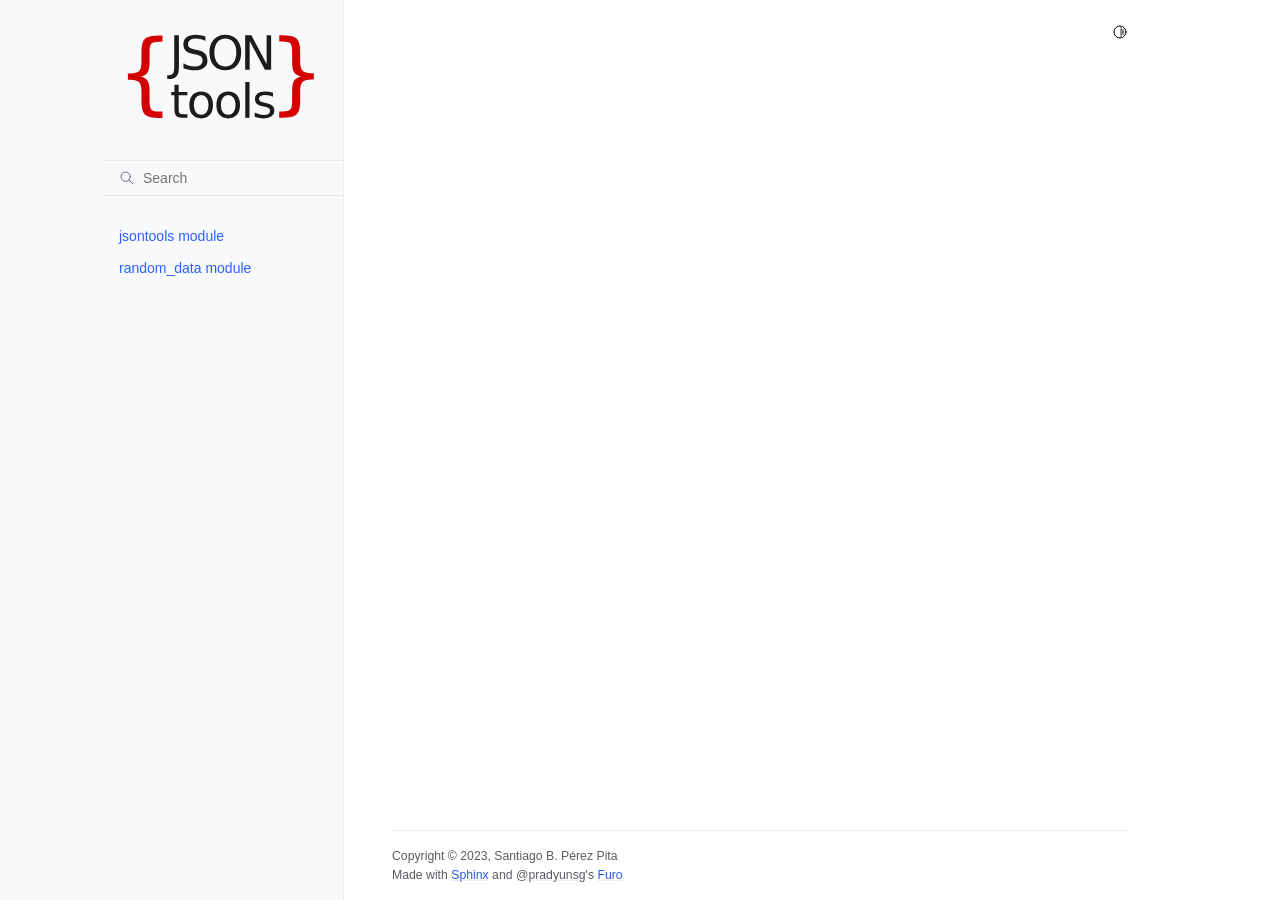
<file: docs/search.html>
<!doctype html>
<html class="no-js" lang="en" data-content_root="./">
  <head><meta charset="utf-8"/>
    <meta name="viewport" content="width=device-width,initial-scale=1"/>
    <meta name="color-scheme" content="light dark"><link rel="index" title="Index" href="genindex.html" /><link rel="search" title="Search" href="#" />

    <link rel="shortcut icon" href="_static/jsontools-icon.ico"/><!-- Generated with Sphinx 7.2.6 and Furo 2023.09.10 --><title>Search - </title><link rel="stylesheet" type="text/css" href="_static/pygments.css?v=649a27d8" />
    <link rel="stylesheet" type="text/css" href="_static/styles/furo.css?v=135e06be" />
    <link rel="stylesheet" type="text/css" href="_static/styles/furo-extensions.css?v=36a5483c" />
    <link rel="stylesheet" type="text/css" href="_static/css/custom.css?v=da8a7cb0" />




<style>
  body {
    --color-code-background: #f0f0f0;
  --color-code-foreground: black;

  }
  @media not print {
    body[data-theme="dark"] {
      --color-code-background: #202020;
  --color-code-foreground: #d0d0d0;

    }
    @media (prefers-color-scheme: dark) {
      body:not([data-theme="light"]) {
        --color-code-background: #202020;
  --color-code-foreground: #d0d0d0;

      }
    }
  }
</style></head>
  <body>

    <script>
      document.body.dataset.theme = localStorage.getItem("theme") || "auto";
    </script>


<svg xmlns="http://www.w3.org/2000/svg" style="display: none;">
  <symbol id="svg-toc" viewBox="0 0 24 24">
    <title>Contents</title>
    <svg stroke="currentColor" fill="currentColor" stroke-width="0" viewBox="0 0 1024 1024">
      <path d="M408 442h480c4.4 0 8-3.6 8-8v-56c0-4.4-3.6-8-8-8H408c-4.4 0-8 3.6-8 8v56c0 4.4 3.6 8 8 8zm-8 204c0 4.4 3.6 8 8 8h480c4.4 0 8-3.6 8-8v-56c0-4.4-3.6-8-8-8H408c-4.4 0-8 3.6-8 8v56zm504-486H120c-4.4 0-8 3.6-8 8v56c0 4.4 3.6 8 8 8h784c4.4 0 8-3.6 8-8v-56c0-4.4-3.6-8-8-8zm0 632H120c-4.4 0-8 3.6-8 8v56c0 4.4 3.6 8 8 8h784c4.4 0 8-3.6 8-8v-56c0-4.4-3.6-8-8-8zM115.4 518.9L271.7 642c5.8 4.6 14.4.5 14.4-6.9V388.9c0-7.4-8.5-11.5-14.4-6.9L115.4 505.1a8.74 8.74 0 0 0 0 13.8z"/>
    </svg>
  </symbol>
  <symbol id="svg-menu" viewBox="0 0 24 24">
    <title>Menu</title>
    <svg xmlns="http://www.w3.org/2000/svg" viewBox="0 0 24 24" fill="none" stroke="currentColor"
      stroke-width="2" stroke-linecap="round" stroke-linejoin="round" class="feather-menu">
      <line x1="3" y1="12" x2="21" y2="12"></line>
      <line x1="3" y1="6" x2="21" y2="6"></line>
      <line x1="3" y1="18" x2="21" y2="18"></line>
    </svg>
  </symbol>
  <symbol id="svg-arrow-right" viewBox="0 0 24 24">
    <title>Expand</title>
    <svg xmlns="http://www.w3.org/2000/svg" viewBox="0 0 24 24" fill="none" stroke="currentColor"
      stroke-width="2" stroke-linecap="round" stroke-linejoin="round" class="feather-chevron-right">
      <polyline points="9 18 15 12 9 6"></polyline>
    </svg>
  </symbol>
  <symbol id="svg-sun" viewBox="0 0 24 24">
    <title>Light mode</title>
    <svg xmlns="http://www.w3.org/2000/svg" viewBox="0 0 24 24" fill="none" stroke="currentColor"
      stroke-width="1.5" stroke-linecap="round" stroke-linejoin="round" class="feather-sun">
      <circle cx="12" cy="12" r="5"></circle>
      <line x1="12" y1="1" x2="12" y2="3"></line>
      <line x1="12" y1="21" x2="12" y2="23"></line>
      <line x1="4.22" y1="4.22" x2="5.64" y2="5.64"></line>
      <line x1="18.36" y1="18.36" x2="19.78" y2="19.78"></line>
      <line x1="1" y1="12" x2="3" y2="12"></line>
      <line x1="21" y1="12" x2="23" y2="12"></line>
      <line x1="4.22" y1="19.78" x2="5.64" y2="18.36"></line>
      <line x1="18.36" y1="5.64" x2="19.78" y2="4.22"></line>
    </svg>
  </symbol>
  <symbol id="svg-moon" viewBox="0 0 24 24">
    <title>Dark mode</title>
    <svg xmlns="http://www.w3.org/2000/svg" viewBox="0 0 24 24" fill="none" stroke="currentColor"
      stroke-width="1.5" stroke-linecap="round" stroke-linejoin="round" class="icon-tabler-moon">
      <path stroke="none" d="M0 0h24v24H0z" fill="none" />
      <path d="M12 3c.132 0 .263 0 .393 0a7.5 7.5 0 0 0 7.92 12.446a9 9 0 1 1 -8.313 -12.454z" />
    </svg>
  </symbol>
  <symbol id="svg-sun-half" viewBox="0 0 24 24">
    <title>Auto light/dark mode</title>
    <svg xmlns="http://www.w3.org/2000/svg" viewBox="0 0 24 24" fill="none" stroke="currentColor"
      stroke-width="1.5" stroke-linecap="round" stroke-linejoin="round" class="icon-tabler-shadow">
      <path stroke="none" d="M0 0h24v24H0z" fill="none"/>
      <circle cx="12" cy="12" r="9" />
      <path d="M13 12h5" />
      <path d="M13 15h4" />
      <path d="M13 18h1" />
      <path d="M13 9h4" />
      <path d="M13 6h1" />
    </svg>
  </symbol>
</svg>

<input type="checkbox" class="sidebar-toggle" name="__navigation" id="__navigation">
<input type="checkbox" class="sidebar-toggle" name="__toc" id="__toc">
<label class="overlay sidebar-overlay" for="__navigation">
  <div class="visually-hidden">Hide navigation sidebar</div>
</label>
<label class="overlay toc-overlay" for="__toc">
  <div class="visually-hidden">Hide table of contents sidebar</div>
</label>



<div class="page">
  <header class="mobile-header">
    <div class="header-left">
      <label class="nav-overlay-icon" for="__navigation">
        <div class="visually-hidden">Toggle site navigation sidebar</div>
        <i class="icon"><svg><use href="#svg-menu"></use></svg></i>
      </label>
    </div>
    <div class="header-center">
      <a href="index.html"><div class="brand">JSONtools</div></a>
    </div>
    <div class="header-right">
      <div class="theme-toggle-container theme-toggle-header">
        <button class="theme-toggle">
          <div class="visually-hidden">Toggle Light / Dark / Auto color theme</div>
          <svg class="theme-icon-when-auto"><use href="#svg-sun-half"></use></svg>
          <svg class="theme-icon-when-dark"><use href="#svg-moon"></use></svg>
          <svg class="theme-icon-when-light"><use href="#svg-sun"></use></svg>
        </button>
      </div>
      <label class="toc-overlay-icon toc-header-icon no-toc" for="__toc">
        <div class="visually-hidden">Toggle table of contents sidebar</div>
        <i class="icon"><svg><use href="#svg-toc"></use></svg></i>
      </label>
    </div>
  </header>
  <aside class="sidebar-drawer">
    <div class="sidebar-container">

      <div class="sidebar-sticky"><a class="sidebar-brand" href="index.html">

  <div class="sidebar-logo-container">
    <img class="sidebar-logo" src="_static/jsontools-logo.svg" alt="Logo"/>
  </div>

  <span class="sidebar-brand-text">JSONtools</span>

</a><form class="sidebar-search-container" method="get" action="#" role="search">
  <input class="sidebar-search" placeholder="Search" name="q" aria-label="Search">
  <input type="hidden" name="check_keywords" value="yes">
  <input type="hidden" name="area" value="default">
</form>
<div id="searchbox"></div><div class="sidebar-scroll"><div class="sidebar-tree">
  <ul>
<li class="toctree-l1"><a class="reference internal" href="src/jsontools.html">jsontools module</a></li>
<li class="toctree-l1"><a class="reference internal" href="src/random_data.html">random_data module</a></li>
</ul>

</div>
</div>

      </div>

    </div>
  </aside>
  <div class="main">
    <div class="content">
      <div class="article-container">
        <a href="#" class="back-to-top muted-link">
          <svg xmlns="http://www.w3.org/2000/svg" viewBox="0 0 24 24">
            <path d="M13 20h-2V8l-5.5 5.5-1.42-1.42L12 4.16l7.92 7.92-1.42 1.42L13 8v12z"></path>
          </svg>
          <span>Back to top</span>
        </a>
        <div class="content-icon-container">
          <div class="theme-toggle-container theme-toggle-content">
            <button class="theme-toggle">
              <div class="visually-hidden">Toggle Light / Dark / Auto color theme</div>
              <svg class="theme-icon-when-auto"><use href="#svg-sun-half"></use></svg>
              <svg class="theme-icon-when-dark"><use href="#svg-moon"></use></svg>
              <svg class="theme-icon-when-light"><use href="#svg-sun"></use></svg>
            </button>
          </div>
          <label class="toc-overlay-icon toc-content-icon no-toc" for="__toc">
            <div class="visually-hidden">Toggle table of contents sidebar</div>
            <i class="icon"><svg><use href="#svg-toc"></use></svg></i>
          </label>
        </div>
        <article role="main">

<noscript>
<div class="admonition error">
  <p class="admonition-title">Error</p>
  <p>
    Please activate JavaScript to enable the search functionality.
  </p>
</div>
</noscript>

<div id="search-results"></div>

        </article>
      </div>
      <footer>

        <div class="related-pages">


        </div>
        <div class="bottom-of-page">
          <div class="left-details">
            <div class="copyright">
                Copyright &#169; 2023, Santiago B. Pérez Pita
            </div>
            Made with <a href="https://www.sphinx-doc.org/">Sphinx</a> and <a class="muted-link" href="https://pradyunsg.me">@pradyunsg</a>'s

            <a href="https://github.com/pradyunsg/furo">Furo</a>

          </div>
          <div class="right-details">

          </div>
        </div>

      </footer>
    </div>
    <aside class="toc-drawer no-toc">



    </aside>
  </div>
</div><script src="_static/documentation_options.js?v=38b66d78"></script>
    <script src="_static/doctools.js?v=888ff710"></script>
    <script src="_static/sphinx_highlight.js?v=dc90522c"></script>
    <script src="_static/scripts/furo.js?v=32e29ea5"></script>

<script src="_static/searchtools.js"></script>
<script src="_static/language_data.js"></script>
<script src="searchindex.js"></script></body>
</html>
</file>
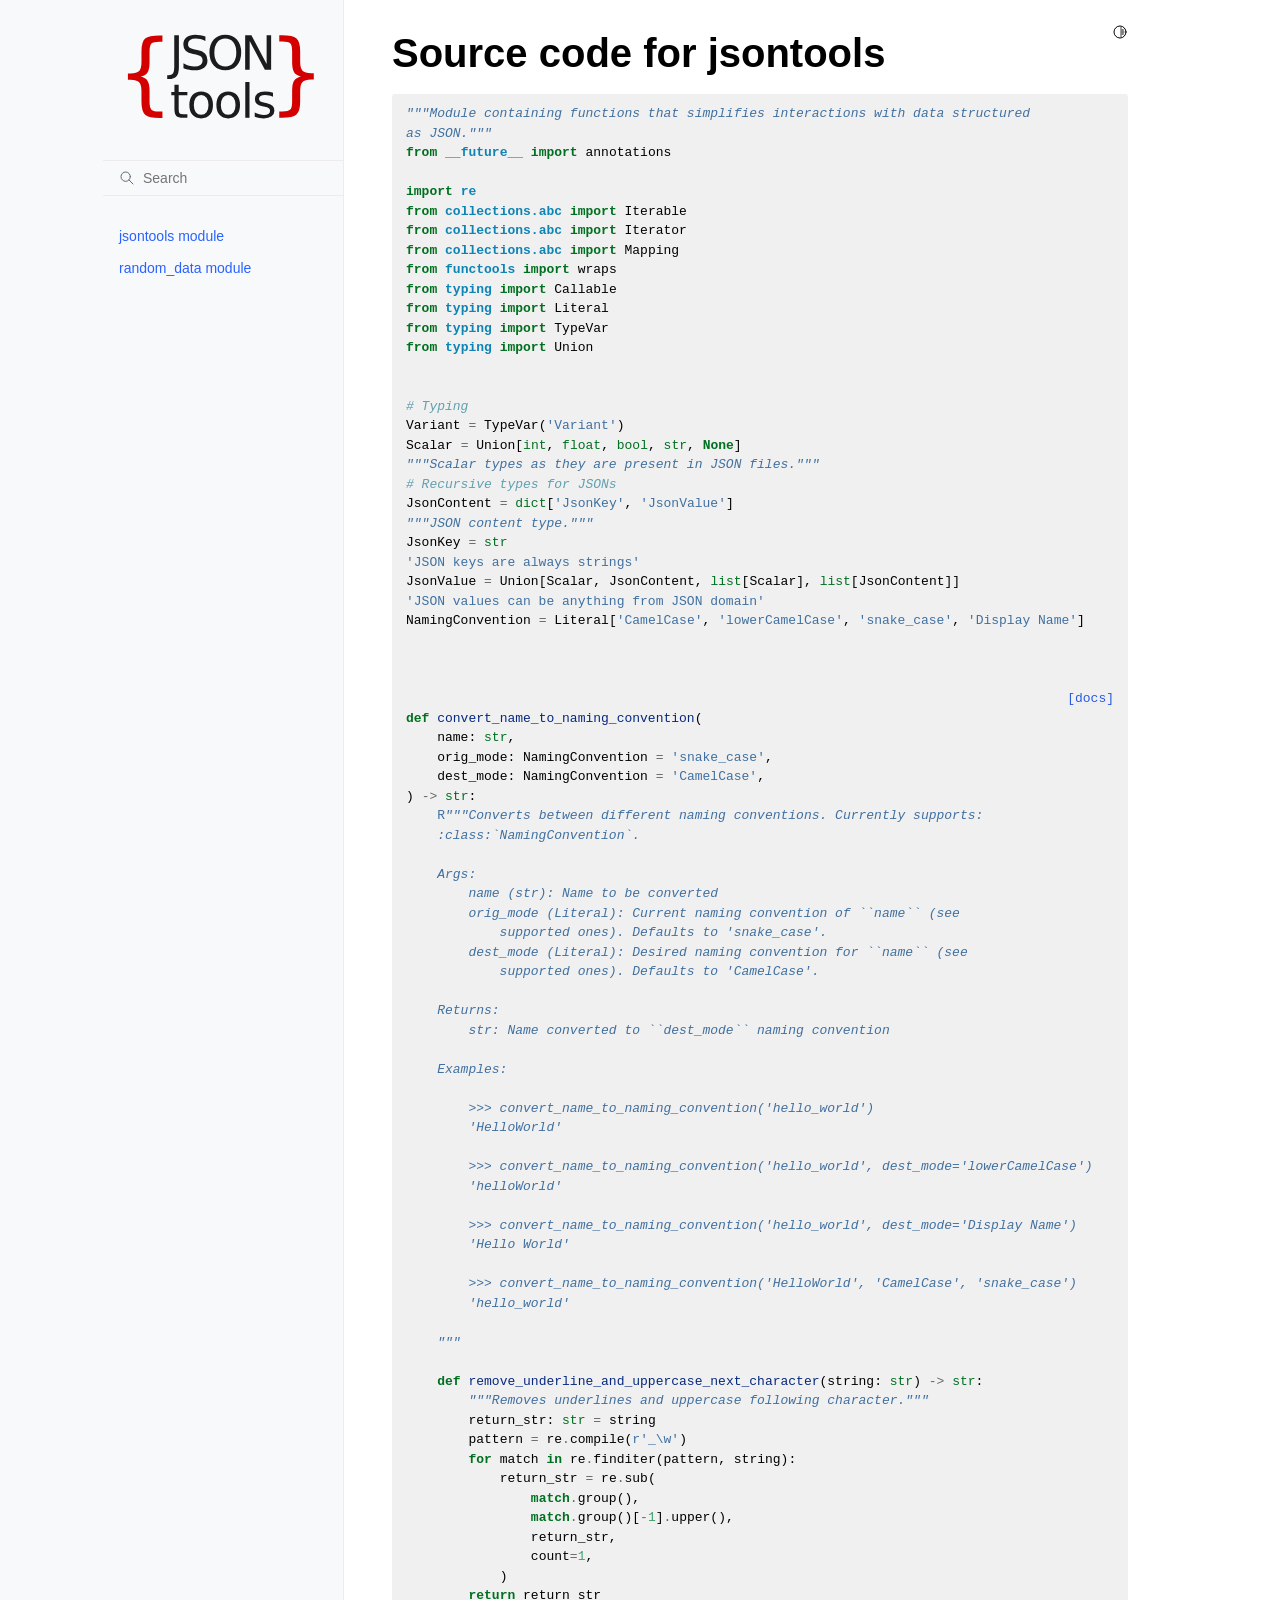
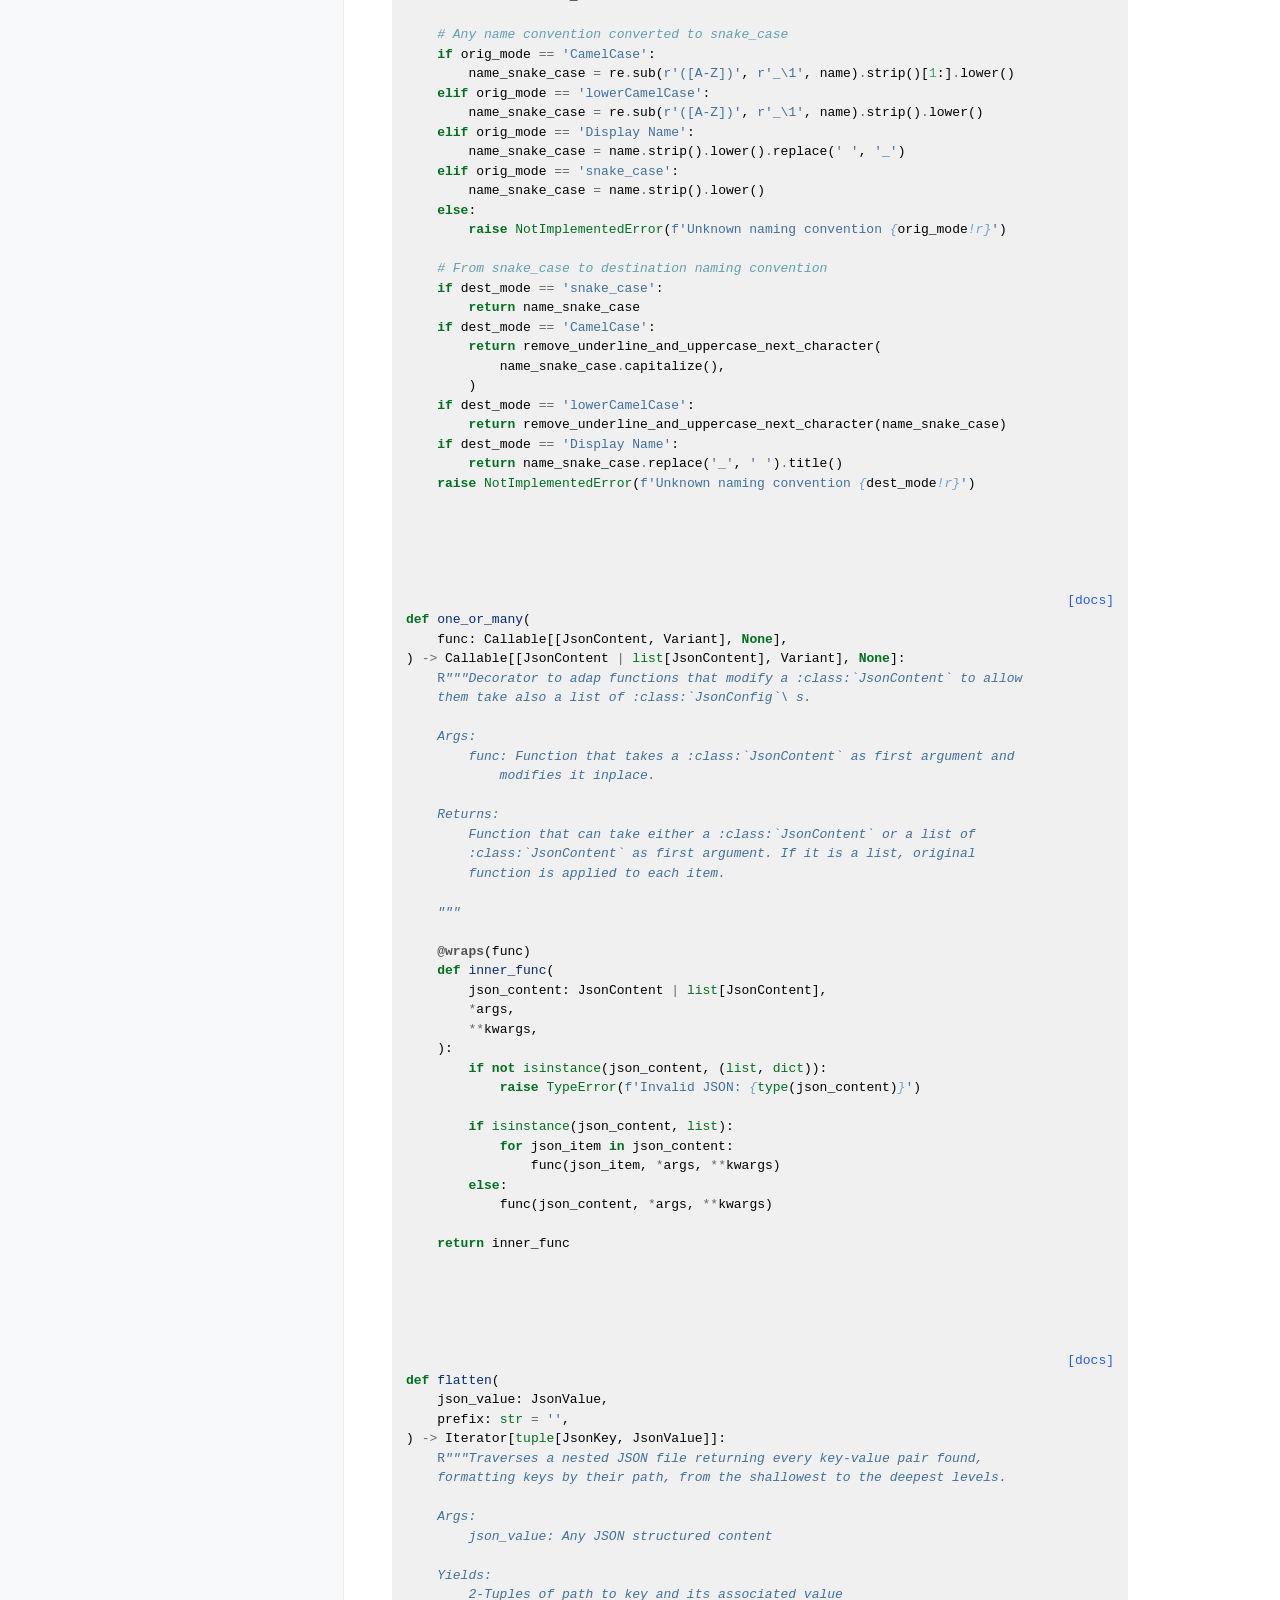
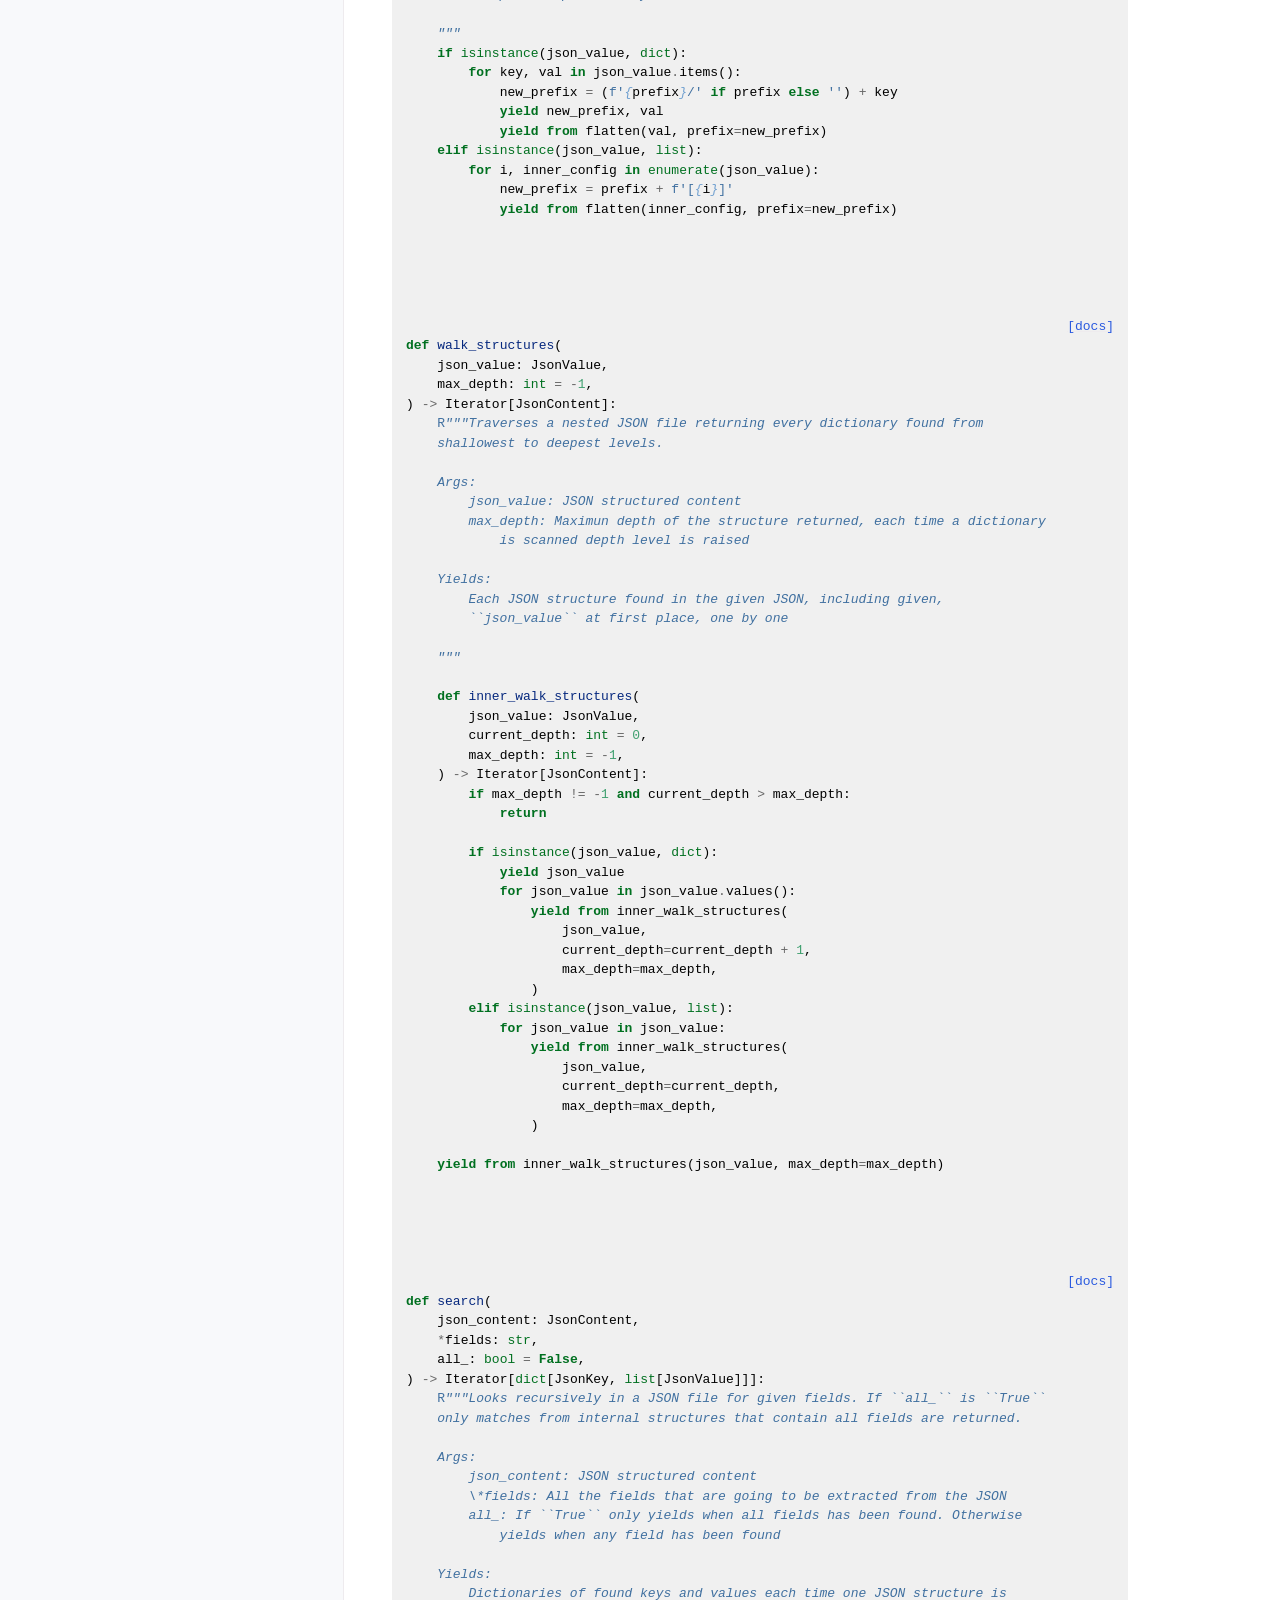
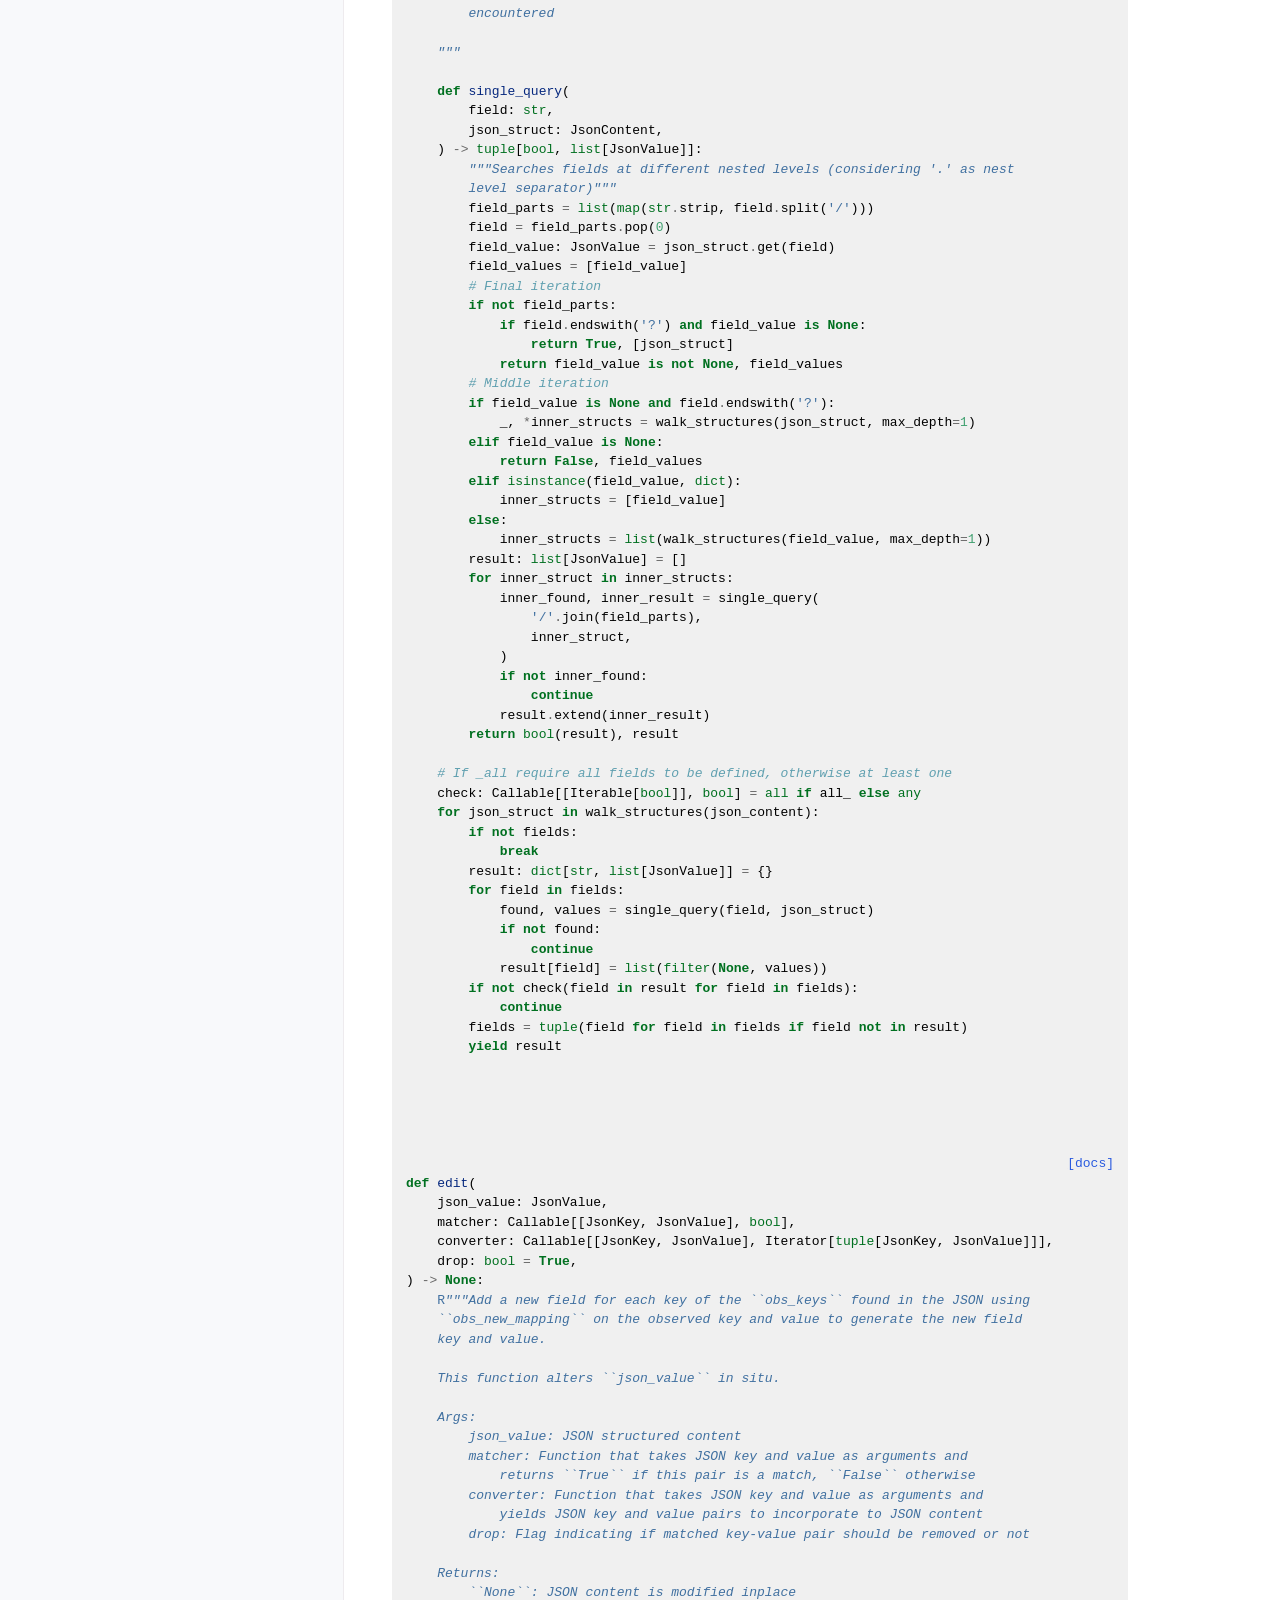
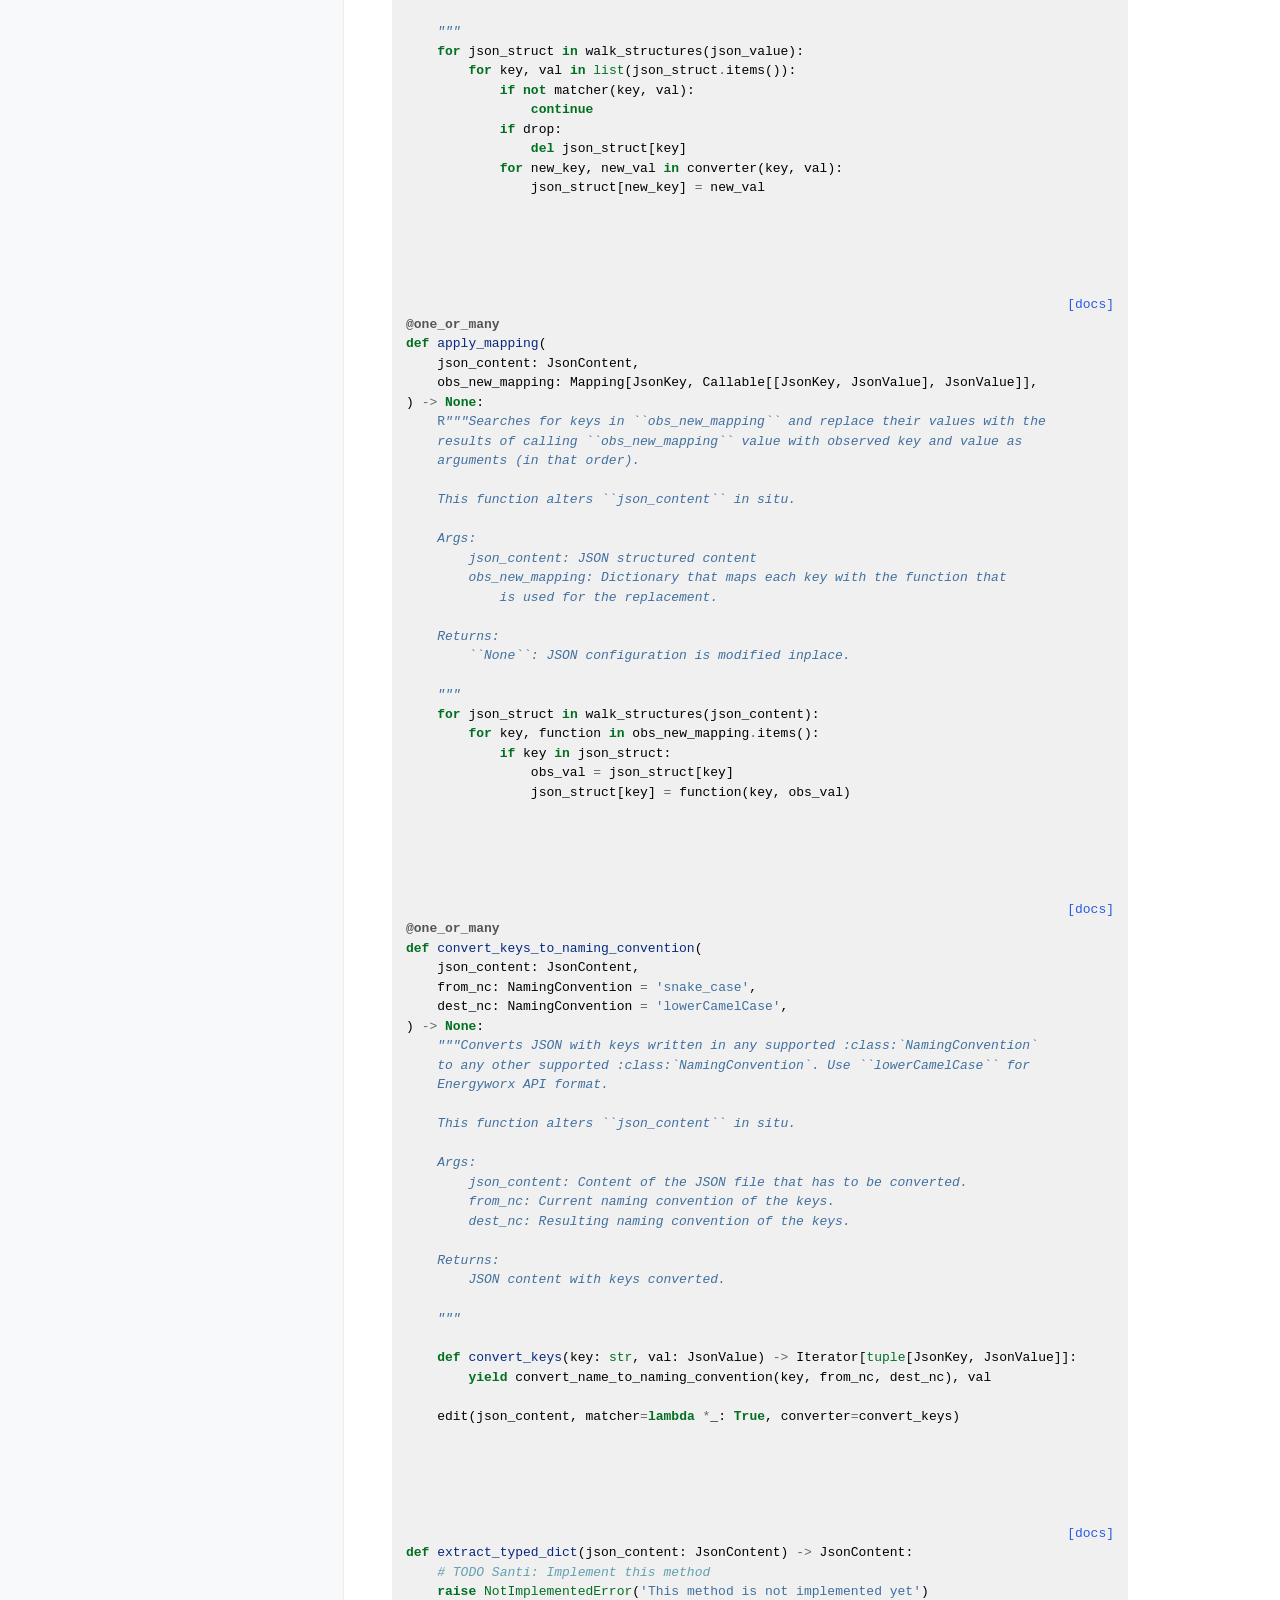
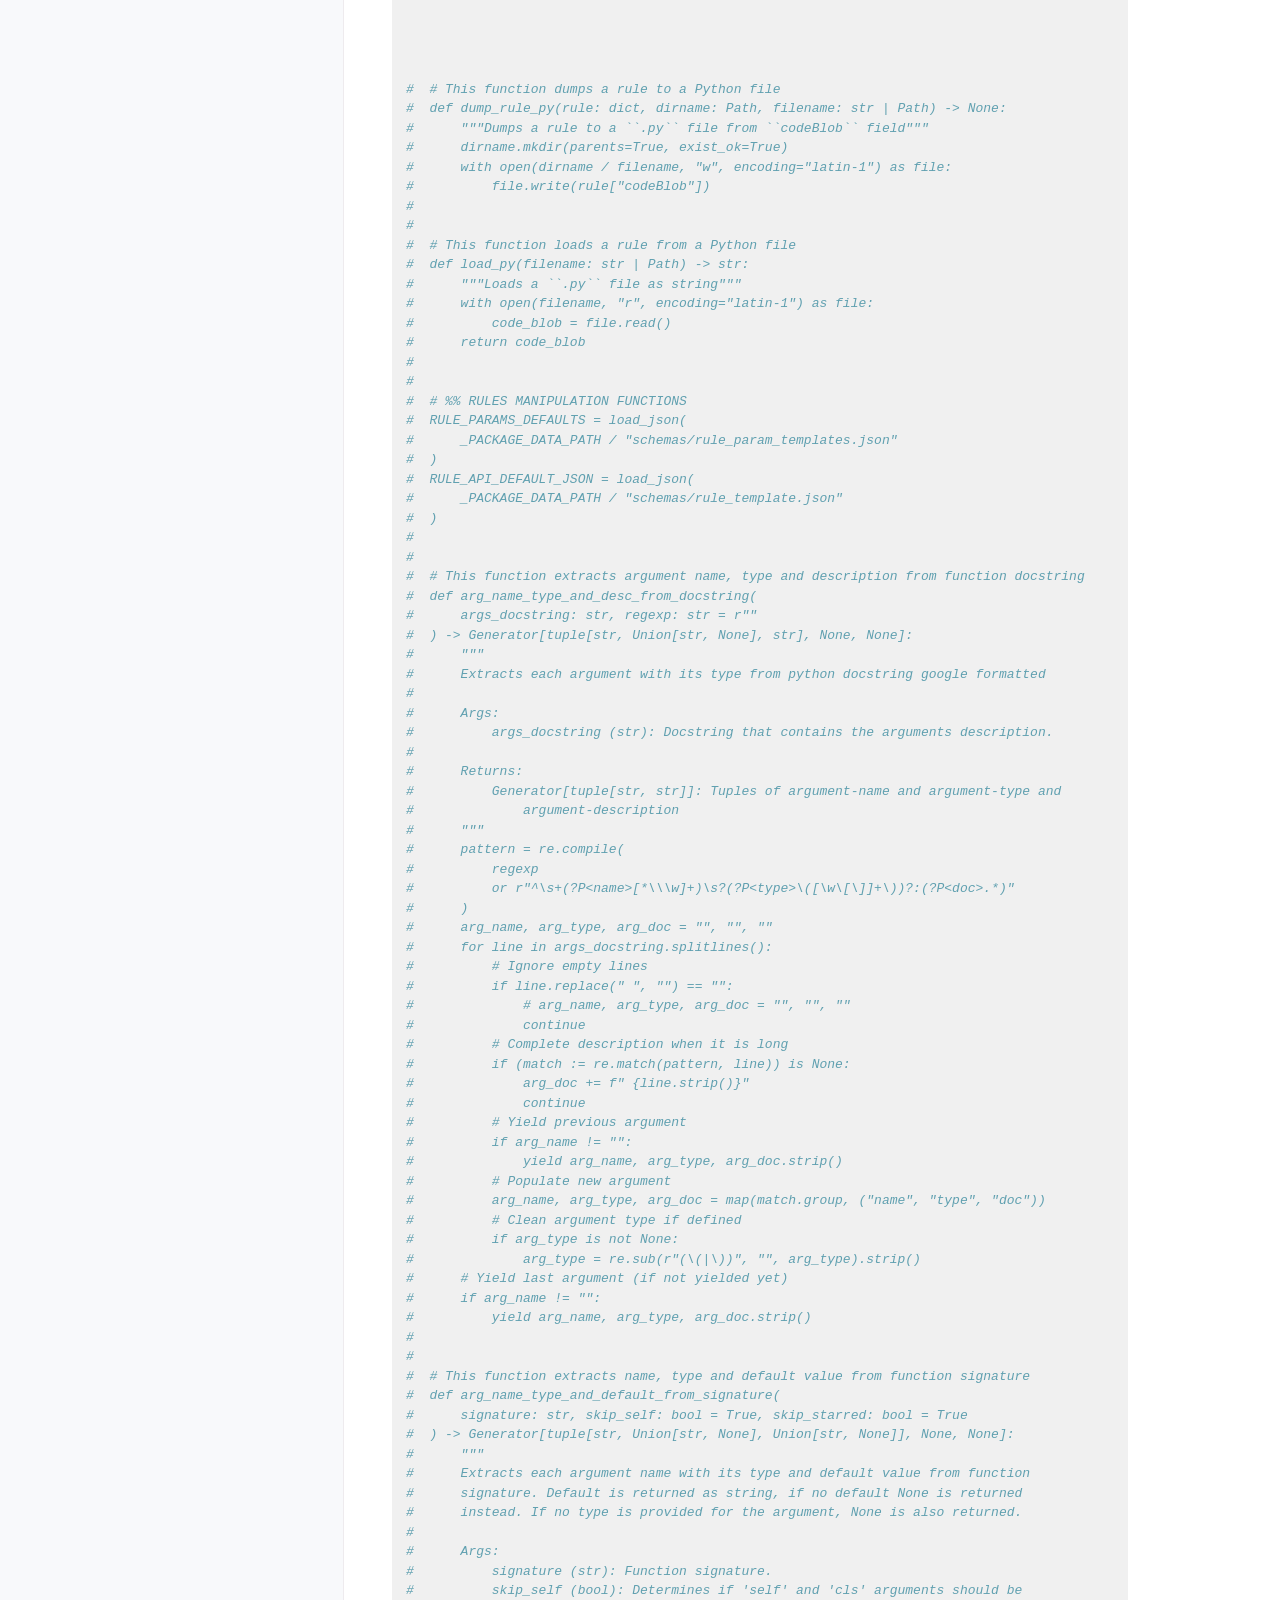
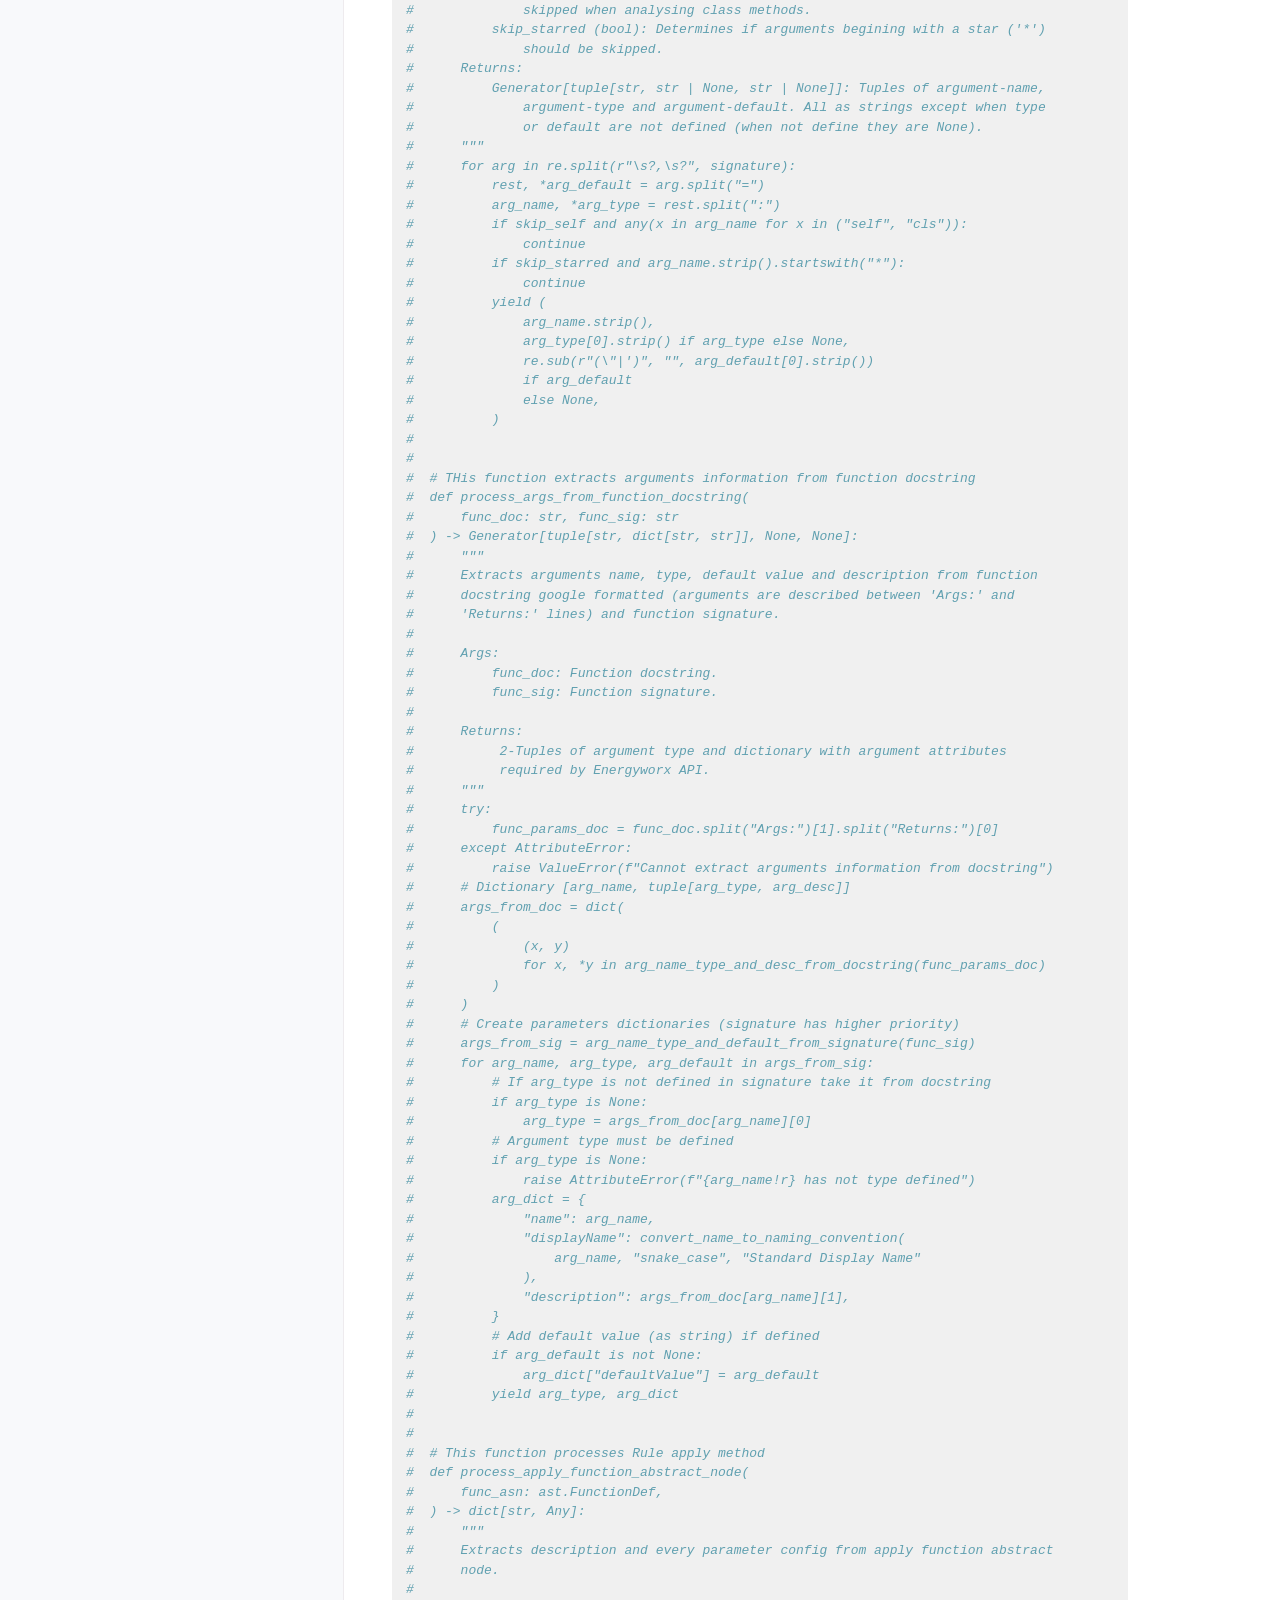
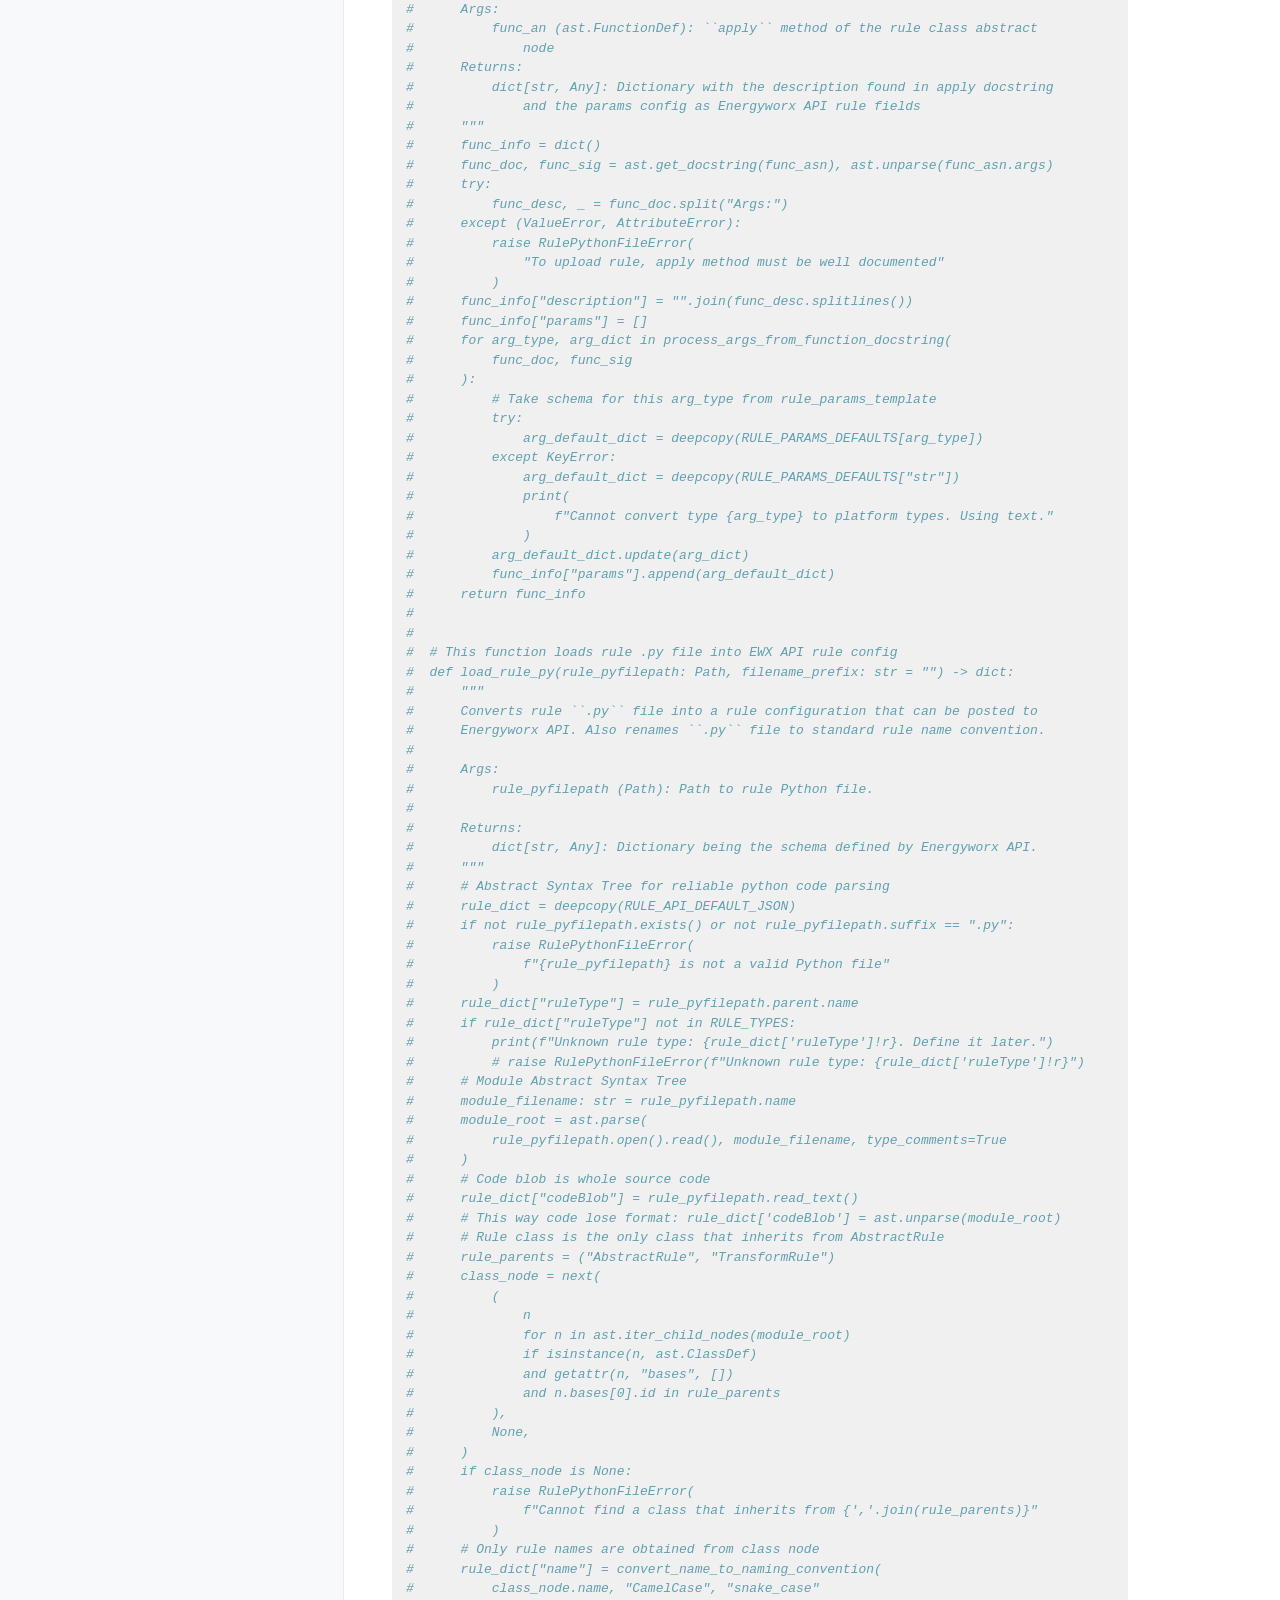
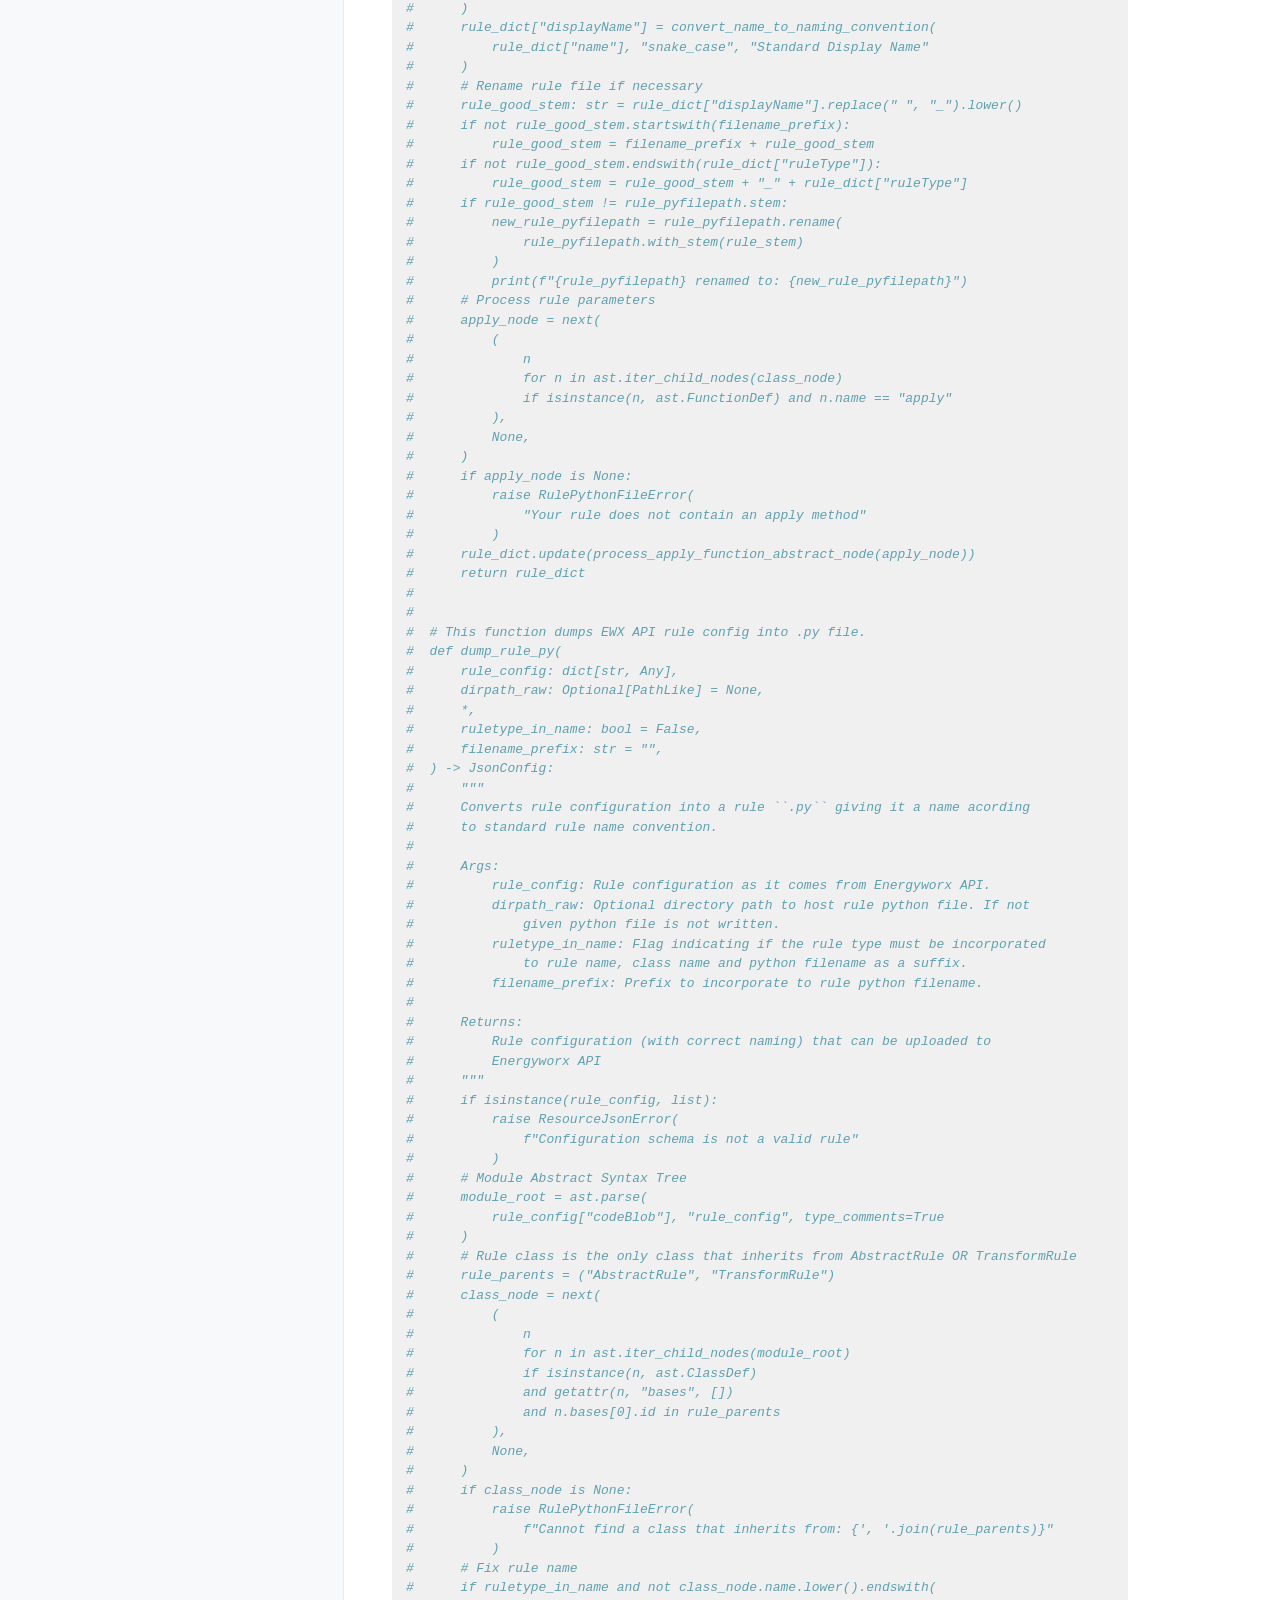
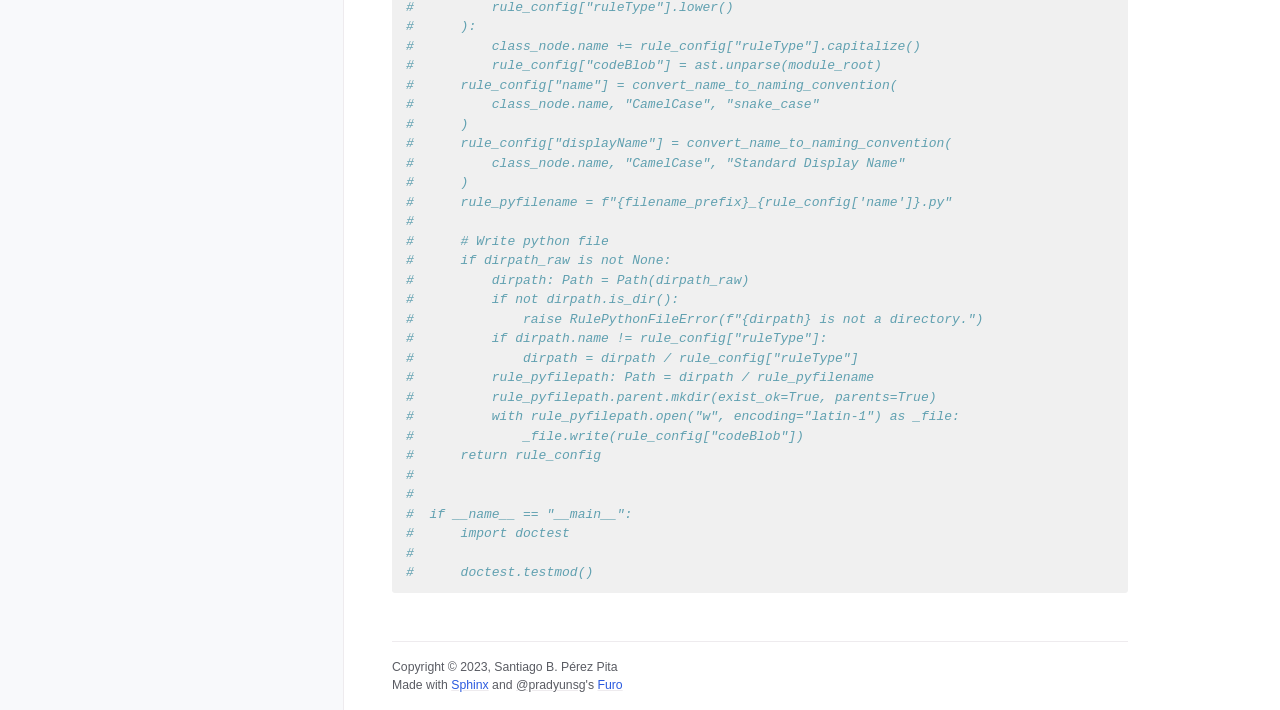
<file: docs/_modules/jsontools.html>
<!doctype html>
<html class="no-js" lang="en" data-content_root="../">
  <head><meta charset="utf-8"/>
    <meta name="viewport" content="width=device-width,initial-scale=1"/>
    <meta name="color-scheme" content="light dark"><link rel="index" title="Index" href="../genindex.html" /><link rel="search" title="Search" href="../search.html" />

    <link rel="shortcut icon" href="../_static/jsontools-icon.ico"/><!-- Generated with Sphinx 7.2.6 and Furo 2023.09.10 -->
        <title>jsontools</title>
      <link rel="stylesheet" type="text/css" href="../_static/pygments.css?v=649a27d8" />
    <link rel="stylesheet" type="text/css" href="../_static/styles/furo.css?v=135e06be" />
    <link rel="stylesheet" type="text/css" href="../_static/styles/furo-extensions.css?v=36a5483c" />
    <link rel="stylesheet" type="text/css" href="../_static/css/custom.css?v=da8a7cb0" />




<style>
  body {
    --color-code-background: #f0f0f0;
  --color-code-foreground: black;

  }
  @media not print {
    body[data-theme="dark"] {
      --color-code-background: #202020;
  --color-code-foreground: #d0d0d0;

    }
    @media (prefers-color-scheme: dark) {
      body:not([data-theme="light"]) {
        --color-code-background: #202020;
  --color-code-foreground: #d0d0d0;

      }
    }
  }
</style></head>
  <body>

    <script>
      document.body.dataset.theme = localStorage.getItem("theme") || "auto";
    </script>


<svg xmlns="http://www.w3.org/2000/svg" style="display: none;">
  <symbol id="svg-toc" viewBox="0 0 24 24">
    <title>Contents</title>
    <svg stroke="currentColor" fill="currentColor" stroke-width="0" viewBox="0 0 1024 1024">
      <path d="M408 442h480c4.4 0 8-3.6 8-8v-56c0-4.4-3.6-8-8-8H408c-4.4 0-8 3.6-8 8v56c0 4.4 3.6 8 8 8zm-8 204c0 4.4 3.6 8 8 8h480c4.4 0 8-3.6 8-8v-56c0-4.4-3.6-8-8-8H408c-4.4 0-8 3.6-8 8v56zm504-486H120c-4.4 0-8 3.6-8 8v56c0 4.4 3.6 8 8 8h784c4.4 0 8-3.6 8-8v-56c0-4.4-3.6-8-8-8zm0 632H120c-4.4 0-8 3.6-8 8v56c0 4.4 3.6 8 8 8h784c4.4 0 8-3.6 8-8v-56c0-4.4-3.6-8-8-8zM115.4 518.9L271.7 642c5.8 4.6 14.4.5 14.4-6.9V388.9c0-7.4-8.5-11.5-14.4-6.9L115.4 505.1a8.74 8.74 0 0 0 0 13.8z"/>
    </svg>
  </symbol>
  <symbol id="svg-menu" viewBox="0 0 24 24">
    <title>Menu</title>
    <svg xmlns="http://www.w3.org/2000/svg" viewBox="0 0 24 24" fill="none" stroke="currentColor"
      stroke-width="2" stroke-linecap="round" stroke-linejoin="round" class="feather-menu">
      <line x1="3" y1="12" x2="21" y2="12"></line>
      <line x1="3" y1="6" x2="21" y2="6"></line>
      <line x1="3" y1="18" x2="21" y2="18"></line>
    </svg>
  </symbol>
  <symbol id="svg-arrow-right" viewBox="0 0 24 24">
    <title>Expand</title>
    <svg xmlns="http://www.w3.org/2000/svg" viewBox="0 0 24 24" fill="none" stroke="currentColor"
      stroke-width="2" stroke-linecap="round" stroke-linejoin="round" class="feather-chevron-right">
      <polyline points="9 18 15 12 9 6"></polyline>
    </svg>
  </symbol>
  <symbol id="svg-sun" viewBox="0 0 24 24">
    <title>Light mode</title>
    <svg xmlns="http://www.w3.org/2000/svg" viewBox="0 0 24 24" fill="none" stroke="currentColor"
      stroke-width="1.5" stroke-linecap="round" stroke-linejoin="round" class="feather-sun">
      <circle cx="12" cy="12" r="5"></circle>
      <line x1="12" y1="1" x2="12" y2="3"></line>
      <line x1="12" y1="21" x2="12" y2="23"></line>
      <line x1="4.22" y1="4.22" x2="5.64" y2="5.64"></line>
      <line x1="18.36" y1="18.36" x2="19.78" y2="19.78"></line>
      <line x1="1" y1="12" x2="3" y2="12"></line>
      <line x1="21" y1="12" x2="23" y2="12"></line>
      <line x1="4.22" y1="19.78" x2="5.64" y2="18.36"></line>
      <line x1="18.36" y1="5.64" x2="19.78" y2="4.22"></line>
    </svg>
  </symbol>
  <symbol id="svg-moon" viewBox="0 0 24 24">
    <title>Dark mode</title>
    <svg xmlns="http://www.w3.org/2000/svg" viewBox="0 0 24 24" fill="none" stroke="currentColor"
      stroke-width="1.5" stroke-linecap="round" stroke-linejoin="round" class="icon-tabler-moon">
      <path stroke="none" d="M0 0h24v24H0z" fill="none" />
      <path d="M12 3c.132 0 .263 0 .393 0a7.5 7.5 0 0 0 7.92 12.446a9 9 0 1 1 -8.313 -12.454z" />
    </svg>
  </symbol>
  <symbol id="svg-sun-half" viewBox="0 0 24 24">
    <title>Auto light/dark mode</title>
    <svg xmlns="http://www.w3.org/2000/svg" viewBox="0 0 24 24" fill="none" stroke="currentColor"
      stroke-width="1.5" stroke-linecap="round" stroke-linejoin="round" class="icon-tabler-shadow">
      <path stroke="none" d="M0 0h24v24H0z" fill="none"/>
      <circle cx="12" cy="12" r="9" />
      <path d="M13 12h5" />
      <path d="M13 15h4" />
      <path d="M13 18h1" />
      <path d="M13 9h4" />
      <path d="M13 6h1" />
    </svg>
  </symbol>
</svg>

<input type="checkbox" class="sidebar-toggle" name="__navigation" id="__navigation">
<input type="checkbox" class="sidebar-toggle" name="__toc" id="__toc">
<label class="overlay sidebar-overlay" for="__navigation">
  <div class="visually-hidden">Hide navigation sidebar</div>
</label>
<label class="overlay toc-overlay" for="__toc">
  <div class="visually-hidden">Hide table of contents sidebar</div>
</label>



<div class="page">
  <header class="mobile-header">
    <div class="header-left">
      <label class="nav-overlay-icon" for="__navigation">
        <div class="visually-hidden">Toggle site navigation sidebar</div>
        <i class="icon"><svg><use href="#svg-menu"></use></svg></i>
      </label>
    </div>
    <div class="header-center">
      <a href="../index.html"><div class="brand">JSONtools</div></a>
    </div>
    <div class="header-right">
      <div class="theme-toggle-container theme-toggle-header">
        <button class="theme-toggle">
          <div class="visually-hidden">Toggle Light / Dark / Auto color theme</div>
          <svg class="theme-icon-when-auto"><use href="#svg-sun-half"></use></svg>
          <svg class="theme-icon-when-dark"><use href="#svg-moon"></use></svg>
          <svg class="theme-icon-when-light"><use href="#svg-sun"></use></svg>
        </button>
      </div>
      <label class="toc-overlay-icon toc-header-icon no-toc" for="__toc">
        <div class="visually-hidden">Toggle table of contents sidebar</div>
        <i class="icon"><svg><use href="#svg-toc"></use></svg></i>
      </label>
    </div>
  </header>
  <aside class="sidebar-drawer">
    <div class="sidebar-container">

      <div class="sidebar-sticky"><a class="sidebar-brand" href="../index.html">

  <div class="sidebar-logo-container">
    <img class="sidebar-logo" src="../_static/jsontools-logo.svg" alt="Logo"/>
  </div>

  <span class="sidebar-brand-text">JSONtools</span>

</a><form class="sidebar-search-container" method="get" action="../search.html" role="search">
  <input class="sidebar-search" placeholder="Search" name="q" aria-label="Search">
  <input type="hidden" name="check_keywords" value="yes">
  <input type="hidden" name="area" value="default">
</form>
<div id="searchbox"></div><div class="sidebar-scroll"><div class="sidebar-tree">
  <ul>
<li class="toctree-l1"><a class="reference internal" href="../src/jsontools.html">jsontools module</a></li>
<li class="toctree-l1"><a class="reference internal" href="../src/random_data.html">random_data module</a></li>
</ul>

</div>
</div>

      </div>

    </div>
  </aside>
  <div class="main">
    <div class="content">
      <div class="article-container">
        <a href="#" class="back-to-top muted-link">
          <svg xmlns="http://www.w3.org/2000/svg" viewBox="0 0 24 24">
            <path d="M13 20h-2V8l-5.5 5.5-1.42-1.42L12 4.16l7.92 7.92-1.42 1.42L13 8v12z"></path>
          </svg>
          <span>Back to top</span>
        </a>
        <div class="content-icon-container">
          <div class="theme-toggle-container theme-toggle-content">
            <button class="theme-toggle">
              <div class="visually-hidden">Toggle Light / Dark / Auto color theme</div>
              <svg class="theme-icon-when-auto"><use href="#svg-sun-half"></use></svg>
              <svg class="theme-icon-when-dark"><use href="#svg-moon"></use></svg>
              <svg class="theme-icon-when-light"><use href="#svg-sun"></use></svg>
            </button>
          </div>
          <label class="toc-overlay-icon toc-content-icon no-toc" for="__toc">
            <div class="visually-hidden">Toggle table of contents sidebar</div>
            <i class="icon"><svg><use href="#svg-toc"></use></svg></i>
          </label>
        </div>
        <article role="main">
          <h1>Source code for jsontools</h1><div class="highlight"><pre>
<span></span><span class="sd">&quot;&quot;&quot;Module containing functions that simplifies interactions with data structured</span>
<span class="sd">as JSON.&quot;&quot;&quot;</span>
<span class="kn">from</span> <span class="nn">__future__</span> <span class="kn">import</span> <span class="n">annotations</span>

<span class="kn">import</span> <span class="nn">re</span>
<span class="kn">from</span> <span class="nn">collections.abc</span> <span class="kn">import</span> <span class="n">Iterable</span>
<span class="kn">from</span> <span class="nn">collections.abc</span> <span class="kn">import</span> <span class="n">Iterator</span>
<span class="kn">from</span> <span class="nn">collections.abc</span> <span class="kn">import</span> <span class="n">Mapping</span>
<span class="kn">from</span> <span class="nn">functools</span> <span class="kn">import</span> <span class="n">wraps</span>
<span class="kn">from</span> <span class="nn">typing</span> <span class="kn">import</span> <span class="n">Callable</span>
<span class="kn">from</span> <span class="nn">typing</span> <span class="kn">import</span> <span class="n">Literal</span>
<span class="kn">from</span> <span class="nn">typing</span> <span class="kn">import</span> <span class="n">TypeVar</span>
<span class="kn">from</span> <span class="nn">typing</span> <span class="kn">import</span> <span class="n">Union</span>


<span class="c1"># Typing</span>
<span class="n">Variant</span> <span class="o">=</span> <span class="n">TypeVar</span><span class="p">(</span><span class="s1">&#39;Variant&#39;</span><span class="p">)</span>
<span class="n">Scalar</span> <span class="o">=</span> <span class="n">Union</span><span class="p">[</span><span class="nb">int</span><span class="p">,</span> <span class="nb">float</span><span class="p">,</span> <span class="nb">bool</span><span class="p">,</span> <span class="nb">str</span><span class="p">,</span> <span class="kc">None</span><span class="p">]</span>
<span class="sd">&quot;&quot;&quot;Scalar types as they are present in JSON files.&quot;&quot;&quot;</span>
<span class="c1"># Recursive types for JSONs</span>
<span class="n">JsonContent</span> <span class="o">=</span> <span class="nb">dict</span><span class="p">[</span><span class="s1">&#39;JsonKey&#39;</span><span class="p">,</span> <span class="s1">&#39;JsonValue&#39;</span><span class="p">]</span>
<span class="sd">&quot;&quot;&quot;JSON content type.&quot;&quot;&quot;</span>
<span class="n">JsonKey</span> <span class="o">=</span> <span class="nb">str</span>
<span class="s1">&#39;JSON keys are always strings&#39;</span>
<span class="n">JsonValue</span> <span class="o">=</span> <span class="n">Union</span><span class="p">[</span><span class="n">Scalar</span><span class="p">,</span> <span class="n">JsonContent</span><span class="p">,</span> <span class="nb">list</span><span class="p">[</span><span class="n">Scalar</span><span class="p">],</span> <span class="nb">list</span><span class="p">[</span><span class="n">JsonContent</span><span class="p">]]</span>
<span class="s1">&#39;JSON values can be anything from JSON domain&#39;</span>
<span class="n">NamingConvention</span> <span class="o">=</span> <span class="n">Literal</span><span class="p">[</span><span class="s1">&#39;CamelCase&#39;</span><span class="p">,</span> <span class="s1">&#39;lowerCamelCase&#39;</span><span class="p">,</span> <span class="s1">&#39;snake_case&#39;</span><span class="p">,</span> <span class="s1">&#39;Display Name&#39;</span><span class="p">]</span>


<div class="viewcode-block" id="convert_name_to_naming_convention">
<a class="viewcode-back" href="../src/jsontools.html#jsontools.convert_name_to_naming_convention">[docs]</a>
<span class="k">def</span> <span class="nf">convert_name_to_naming_convention</span><span class="p">(</span>
    <span class="n">name</span><span class="p">:</span> <span class="nb">str</span><span class="p">,</span>
    <span class="n">orig_mode</span><span class="p">:</span> <span class="n">NamingConvention</span> <span class="o">=</span> <span class="s1">&#39;snake_case&#39;</span><span class="p">,</span>
    <span class="n">dest_mode</span><span class="p">:</span> <span class="n">NamingConvention</span> <span class="o">=</span> <span class="s1">&#39;CamelCase&#39;</span><span class="p">,</span>
<span class="p">)</span> <span class="o">-&gt;</span> <span class="nb">str</span><span class="p">:</span>
<span class="w">    </span><span class="sa">R</span><span class="sd">&quot;&quot;&quot;Converts between different naming conventions. Currently supports:</span>
<span class="sd">    :class:`NamingConvention`.</span>

<span class="sd">    Args:</span>
<span class="sd">        name (str): Name to be converted</span>
<span class="sd">        orig_mode (Literal): Current naming convention of ``name`` (see</span>
<span class="sd">            supported ones). Defaults to &#39;snake_case&#39;.</span>
<span class="sd">        dest_mode (Literal): Desired naming convention for ``name`` (see</span>
<span class="sd">            supported ones). Defaults to &#39;CamelCase&#39;.</span>

<span class="sd">    Returns:</span>
<span class="sd">        str: Name converted to ``dest_mode`` naming convention</span>

<span class="sd">    Examples:</span>

<span class="sd">        &gt;&gt;&gt; convert_name_to_naming_convention(&#39;hello_world&#39;)</span>
<span class="sd">        &#39;HelloWorld&#39;</span>

<span class="sd">        &gt;&gt;&gt; convert_name_to_naming_convention(&#39;hello_world&#39;, dest_mode=&#39;lowerCamelCase&#39;)</span>
<span class="sd">        &#39;helloWorld&#39;</span>

<span class="sd">        &gt;&gt;&gt; convert_name_to_naming_convention(&#39;hello_world&#39;, dest_mode=&#39;Display Name&#39;)</span>
<span class="sd">        &#39;Hello World&#39;</span>

<span class="sd">        &gt;&gt;&gt; convert_name_to_naming_convention(&#39;HelloWorld&#39;, &#39;CamelCase&#39;, &#39;snake_case&#39;)</span>
<span class="sd">        &#39;hello_world&#39;</span>

<span class="sd">    &quot;&quot;&quot;</span>

    <span class="k">def</span> <span class="nf">remove_underline_and_uppercase_next_character</span><span class="p">(</span><span class="n">string</span><span class="p">:</span> <span class="nb">str</span><span class="p">)</span> <span class="o">-&gt;</span> <span class="nb">str</span><span class="p">:</span>
<span class="w">        </span><span class="sd">&quot;&quot;&quot;Removes underlines and uppercase following character.&quot;&quot;&quot;</span>
        <span class="n">return_str</span><span class="p">:</span> <span class="nb">str</span> <span class="o">=</span> <span class="n">string</span>
        <span class="n">pattern</span> <span class="o">=</span> <span class="n">re</span><span class="o">.</span><span class="n">compile</span><span class="p">(</span><span class="sa">r</span><span class="s1">&#39;_\w&#39;</span><span class="p">)</span>
        <span class="k">for</span> <span class="n">match</span> <span class="ow">in</span> <span class="n">re</span><span class="o">.</span><span class="n">finditer</span><span class="p">(</span><span class="n">pattern</span><span class="p">,</span> <span class="n">string</span><span class="p">):</span>
            <span class="n">return_str</span> <span class="o">=</span> <span class="n">re</span><span class="o">.</span><span class="n">sub</span><span class="p">(</span>
                <span class="k">match</span><span class="o">.</span><span class="n">group</span><span class="p">(),</span>
                <span class="k">match</span><span class="o">.</span><span class="n">group</span><span class="p">()[</span><span class="o">-</span><span class="mi">1</span><span class="p">]</span><span class="o">.</span><span class="n">upper</span><span class="p">(),</span>
                <span class="n">return_str</span><span class="p">,</span>
                <span class="n">count</span><span class="o">=</span><span class="mi">1</span><span class="p">,</span>
            <span class="p">)</span>
        <span class="k">return</span> <span class="n">return_str</span>

    <span class="c1"># Any name convention converted to snake_case</span>
    <span class="k">if</span> <span class="n">orig_mode</span> <span class="o">==</span> <span class="s1">&#39;CamelCase&#39;</span><span class="p">:</span>
        <span class="n">name_snake_case</span> <span class="o">=</span> <span class="n">re</span><span class="o">.</span><span class="n">sub</span><span class="p">(</span><span class="sa">r</span><span class="s1">&#39;([A-Z])&#39;</span><span class="p">,</span> <span class="sa">r</span><span class="s1">&#39;_\1&#39;</span><span class="p">,</span> <span class="n">name</span><span class="p">)</span><span class="o">.</span><span class="n">strip</span><span class="p">()[</span><span class="mi">1</span><span class="p">:]</span><span class="o">.</span><span class="n">lower</span><span class="p">()</span>
    <span class="k">elif</span> <span class="n">orig_mode</span> <span class="o">==</span> <span class="s1">&#39;lowerCamelCase&#39;</span><span class="p">:</span>
        <span class="n">name_snake_case</span> <span class="o">=</span> <span class="n">re</span><span class="o">.</span><span class="n">sub</span><span class="p">(</span><span class="sa">r</span><span class="s1">&#39;([A-Z])&#39;</span><span class="p">,</span> <span class="sa">r</span><span class="s1">&#39;_\1&#39;</span><span class="p">,</span> <span class="n">name</span><span class="p">)</span><span class="o">.</span><span class="n">strip</span><span class="p">()</span><span class="o">.</span><span class="n">lower</span><span class="p">()</span>
    <span class="k">elif</span> <span class="n">orig_mode</span> <span class="o">==</span> <span class="s1">&#39;Display Name&#39;</span><span class="p">:</span>
        <span class="n">name_snake_case</span> <span class="o">=</span> <span class="n">name</span><span class="o">.</span><span class="n">strip</span><span class="p">()</span><span class="o">.</span><span class="n">lower</span><span class="p">()</span><span class="o">.</span><span class="n">replace</span><span class="p">(</span><span class="s1">&#39; &#39;</span><span class="p">,</span> <span class="s1">&#39;_&#39;</span><span class="p">)</span>
    <span class="k">elif</span> <span class="n">orig_mode</span> <span class="o">==</span> <span class="s1">&#39;snake_case&#39;</span><span class="p">:</span>
        <span class="n">name_snake_case</span> <span class="o">=</span> <span class="n">name</span><span class="o">.</span><span class="n">strip</span><span class="p">()</span><span class="o">.</span><span class="n">lower</span><span class="p">()</span>
    <span class="k">else</span><span class="p">:</span>
        <span class="k">raise</span> <span class="ne">NotImplementedError</span><span class="p">(</span><span class="sa">f</span><span class="s1">&#39;Unknown naming convention </span><span class="si">{</span><span class="n">orig_mode</span><span class="si">!r}</span><span class="s1">&#39;</span><span class="p">)</span>

    <span class="c1"># From snake_case to destination naming convention</span>
    <span class="k">if</span> <span class="n">dest_mode</span> <span class="o">==</span> <span class="s1">&#39;snake_case&#39;</span><span class="p">:</span>
        <span class="k">return</span> <span class="n">name_snake_case</span>
    <span class="k">if</span> <span class="n">dest_mode</span> <span class="o">==</span> <span class="s1">&#39;CamelCase&#39;</span><span class="p">:</span>
        <span class="k">return</span> <span class="n">remove_underline_and_uppercase_next_character</span><span class="p">(</span>
            <span class="n">name_snake_case</span><span class="o">.</span><span class="n">capitalize</span><span class="p">(),</span>
        <span class="p">)</span>
    <span class="k">if</span> <span class="n">dest_mode</span> <span class="o">==</span> <span class="s1">&#39;lowerCamelCase&#39;</span><span class="p">:</span>
        <span class="k">return</span> <span class="n">remove_underline_and_uppercase_next_character</span><span class="p">(</span><span class="n">name_snake_case</span><span class="p">)</span>
    <span class="k">if</span> <span class="n">dest_mode</span> <span class="o">==</span> <span class="s1">&#39;Display Name&#39;</span><span class="p">:</span>
        <span class="k">return</span> <span class="n">name_snake_case</span><span class="o">.</span><span class="n">replace</span><span class="p">(</span><span class="s1">&#39;_&#39;</span><span class="p">,</span> <span class="s1">&#39; &#39;</span><span class="p">)</span><span class="o">.</span><span class="n">title</span><span class="p">()</span>
    <span class="k">raise</span> <span class="ne">NotImplementedError</span><span class="p">(</span><span class="sa">f</span><span class="s1">&#39;Unknown naming convention </span><span class="si">{</span><span class="n">dest_mode</span><span class="si">!r}</span><span class="s1">&#39;</span><span class="p">)</span></div>



<div class="viewcode-block" id="one_or_many">
<a class="viewcode-back" href="../src/jsontools.html#jsontools.one_or_many">[docs]</a>
<span class="k">def</span> <span class="nf">one_or_many</span><span class="p">(</span>
    <span class="n">func</span><span class="p">:</span> <span class="n">Callable</span><span class="p">[[</span><span class="n">JsonContent</span><span class="p">,</span> <span class="n">Variant</span><span class="p">],</span> <span class="kc">None</span><span class="p">],</span>
<span class="p">)</span> <span class="o">-&gt;</span> <span class="n">Callable</span><span class="p">[[</span><span class="n">JsonContent</span> <span class="o">|</span> <span class="nb">list</span><span class="p">[</span><span class="n">JsonContent</span><span class="p">],</span> <span class="n">Variant</span><span class="p">],</span> <span class="kc">None</span><span class="p">]:</span>
<span class="w">    </span><span class="sa">R</span><span class="sd">&quot;&quot;&quot;Decorator to adap functions that modify a :class:`JsonContent` to allow</span>
<span class="sd">    them take also a list of :class:`JsonConfig`\ s.</span>

<span class="sd">    Args:</span>
<span class="sd">        func: Function that takes a :class:`JsonContent` as first argument and</span>
<span class="sd">            modifies it inplace.</span>

<span class="sd">    Returns:</span>
<span class="sd">        Function that can take either a :class:`JsonContent` or a list of</span>
<span class="sd">        :class:`JsonContent` as first argument. If it is a list, original</span>
<span class="sd">        function is applied to each item.</span>

<span class="sd">    &quot;&quot;&quot;</span>

    <span class="nd">@wraps</span><span class="p">(</span><span class="n">func</span><span class="p">)</span>
    <span class="k">def</span> <span class="nf">inner_func</span><span class="p">(</span>
        <span class="n">json_content</span><span class="p">:</span> <span class="n">JsonContent</span> <span class="o">|</span> <span class="nb">list</span><span class="p">[</span><span class="n">JsonContent</span><span class="p">],</span>
        <span class="o">*</span><span class="n">args</span><span class="p">,</span>
        <span class="o">**</span><span class="n">kwargs</span><span class="p">,</span>
    <span class="p">):</span>
        <span class="k">if</span> <span class="ow">not</span> <span class="nb">isinstance</span><span class="p">(</span><span class="n">json_content</span><span class="p">,</span> <span class="p">(</span><span class="nb">list</span><span class="p">,</span> <span class="nb">dict</span><span class="p">)):</span>
            <span class="k">raise</span> <span class="ne">TypeError</span><span class="p">(</span><span class="sa">f</span><span class="s1">&#39;Invalid JSON: </span><span class="si">{</span><span class="nb">type</span><span class="p">(</span><span class="n">json_content</span><span class="p">)</span><span class="si">}</span><span class="s1">&#39;</span><span class="p">)</span>

        <span class="k">if</span> <span class="nb">isinstance</span><span class="p">(</span><span class="n">json_content</span><span class="p">,</span> <span class="nb">list</span><span class="p">):</span>
            <span class="k">for</span> <span class="n">json_item</span> <span class="ow">in</span> <span class="n">json_content</span><span class="p">:</span>
                <span class="n">func</span><span class="p">(</span><span class="n">json_item</span><span class="p">,</span> <span class="o">*</span><span class="n">args</span><span class="p">,</span> <span class="o">**</span><span class="n">kwargs</span><span class="p">)</span>
        <span class="k">else</span><span class="p">:</span>
            <span class="n">func</span><span class="p">(</span><span class="n">json_content</span><span class="p">,</span> <span class="o">*</span><span class="n">args</span><span class="p">,</span> <span class="o">**</span><span class="n">kwargs</span><span class="p">)</span>

    <span class="k">return</span> <span class="n">inner_func</span></div>



<div class="viewcode-block" id="flatten">
<a class="viewcode-back" href="../src/jsontools.html#jsontools.flatten">[docs]</a>
<span class="k">def</span> <span class="nf">flatten</span><span class="p">(</span>
    <span class="n">json_value</span><span class="p">:</span> <span class="n">JsonValue</span><span class="p">,</span>
    <span class="n">prefix</span><span class="p">:</span> <span class="nb">str</span> <span class="o">=</span> <span class="s1">&#39;&#39;</span><span class="p">,</span>
<span class="p">)</span> <span class="o">-&gt;</span> <span class="n">Iterator</span><span class="p">[</span><span class="nb">tuple</span><span class="p">[</span><span class="n">JsonKey</span><span class="p">,</span> <span class="n">JsonValue</span><span class="p">]]:</span>
<span class="w">    </span><span class="sa">R</span><span class="sd">&quot;&quot;&quot;Traverses a nested JSON file returning every key-value pair found,</span>
<span class="sd">    formatting keys by their path, from the shallowest to the deepest levels.</span>

<span class="sd">    Args:</span>
<span class="sd">        json_value: Any JSON structured content</span>

<span class="sd">    Yields:</span>
<span class="sd">        2-Tuples of path to key and its associated value</span>

<span class="sd">    &quot;&quot;&quot;</span>
    <span class="k">if</span> <span class="nb">isinstance</span><span class="p">(</span><span class="n">json_value</span><span class="p">,</span> <span class="nb">dict</span><span class="p">):</span>
        <span class="k">for</span> <span class="n">key</span><span class="p">,</span> <span class="n">val</span> <span class="ow">in</span> <span class="n">json_value</span><span class="o">.</span><span class="n">items</span><span class="p">():</span>
            <span class="n">new_prefix</span> <span class="o">=</span> <span class="p">(</span><span class="sa">f</span><span class="s1">&#39;</span><span class="si">{</span><span class="n">prefix</span><span class="si">}</span><span class="s1">/&#39;</span> <span class="k">if</span> <span class="n">prefix</span> <span class="k">else</span> <span class="s1">&#39;&#39;</span><span class="p">)</span> <span class="o">+</span> <span class="n">key</span>
            <span class="k">yield</span> <span class="n">new_prefix</span><span class="p">,</span> <span class="n">val</span>
            <span class="k">yield from</span> <span class="n">flatten</span><span class="p">(</span><span class="n">val</span><span class="p">,</span> <span class="n">prefix</span><span class="o">=</span><span class="n">new_prefix</span><span class="p">)</span>
    <span class="k">elif</span> <span class="nb">isinstance</span><span class="p">(</span><span class="n">json_value</span><span class="p">,</span> <span class="nb">list</span><span class="p">):</span>
        <span class="k">for</span> <span class="n">i</span><span class="p">,</span> <span class="n">inner_config</span> <span class="ow">in</span> <span class="nb">enumerate</span><span class="p">(</span><span class="n">json_value</span><span class="p">):</span>
            <span class="n">new_prefix</span> <span class="o">=</span> <span class="n">prefix</span> <span class="o">+</span> <span class="sa">f</span><span class="s1">&#39;[</span><span class="si">{</span><span class="n">i</span><span class="si">}</span><span class="s1">]&#39;</span>
            <span class="k">yield from</span> <span class="n">flatten</span><span class="p">(</span><span class="n">inner_config</span><span class="p">,</span> <span class="n">prefix</span><span class="o">=</span><span class="n">new_prefix</span><span class="p">)</span></div>



<div class="viewcode-block" id="walk_structures">
<a class="viewcode-back" href="../src/jsontools.html#jsontools.walk_structures">[docs]</a>
<span class="k">def</span> <span class="nf">walk_structures</span><span class="p">(</span>
    <span class="n">json_value</span><span class="p">:</span> <span class="n">JsonValue</span><span class="p">,</span>
    <span class="n">max_depth</span><span class="p">:</span> <span class="nb">int</span> <span class="o">=</span> <span class="o">-</span><span class="mi">1</span><span class="p">,</span>
<span class="p">)</span> <span class="o">-&gt;</span> <span class="n">Iterator</span><span class="p">[</span><span class="n">JsonContent</span><span class="p">]:</span>
<span class="w">    </span><span class="sa">R</span><span class="sd">&quot;&quot;&quot;Traverses a nested JSON file returning every dictionary found from</span>
<span class="sd">    shallowest to deepest levels.</span>

<span class="sd">    Args:</span>
<span class="sd">        json_value: JSON structured content</span>
<span class="sd">        max_depth: Maximun depth of the structure returned, each time a dictionary</span>
<span class="sd">            is scanned depth level is raised</span>

<span class="sd">    Yields:</span>
<span class="sd">        Each JSON structure found in the given JSON, including given,</span>
<span class="sd">        ``json_value`` at first place, one by one</span>

<span class="sd">    &quot;&quot;&quot;</span>

    <span class="k">def</span> <span class="nf">inner_walk_structures</span><span class="p">(</span>
        <span class="n">json_value</span><span class="p">:</span> <span class="n">JsonValue</span><span class="p">,</span>
        <span class="n">current_depth</span><span class="p">:</span> <span class="nb">int</span> <span class="o">=</span> <span class="mi">0</span><span class="p">,</span>
        <span class="n">max_depth</span><span class="p">:</span> <span class="nb">int</span> <span class="o">=</span> <span class="o">-</span><span class="mi">1</span><span class="p">,</span>
    <span class="p">)</span> <span class="o">-&gt;</span> <span class="n">Iterator</span><span class="p">[</span><span class="n">JsonContent</span><span class="p">]:</span>
        <span class="k">if</span> <span class="n">max_depth</span> <span class="o">!=</span> <span class="o">-</span><span class="mi">1</span> <span class="ow">and</span> <span class="n">current_depth</span> <span class="o">&gt;</span> <span class="n">max_depth</span><span class="p">:</span>
            <span class="k">return</span>

        <span class="k">if</span> <span class="nb">isinstance</span><span class="p">(</span><span class="n">json_value</span><span class="p">,</span> <span class="nb">dict</span><span class="p">):</span>
            <span class="k">yield</span> <span class="n">json_value</span>
            <span class="k">for</span> <span class="n">json_value</span> <span class="ow">in</span> <span class="n">json_value</span><span class="o">.</span><span class="n">values</span><span class="p">():</span>
                <span class="k">yield from</span> <span class="n">inner_walk_structures</span><span class="p">(</span>
                    <span class="n">json_value</span><span class="p">,</span>
                    <span class="n">current_depth</span><span class="o">=</span><span class="n">current_depth</span> <span class="o">+</span> <span class="mi">1</span><span class="p">,</span>
                    <span class="n">max_depth</span><span class="o">=</span><span class="n">max_depth</span><span class="p">,</span>
                <span class="p">)</span>
        <span class="k">elif</span> <span class="nb">isinstance</span><span class="p">(</span><span class="n">json_value</span><span class="p">,</span> <span class="nb">list</span><span class="p">):</span>
            <span class="k">for</span> <span class="n">json_value</span> <span class="ow">in</span> <span class="n">json_value</span><span class="p">:</span>
                <span class="k">yield from</span> <span class="n">inner_walk_structures</span><span class="p">(</span>
                    <span class="n">json_value</span><span class="p">,</span>
                    <span class="n">current_depth</span><span class="o">=</span><span class="n">current_depth</span><span class="p">,</span>
                    <span class="n">max_depth</span><span class="o">=</span><span class="n">max_depth</span><span class="p">,</span>
                <span class="p">)</span>

    <span class="k">yield from</span> <span class="n">inner_walk_structures</span><span class="p">(</span><span class="n">json_value</span><span class="p">,</span> <span class="n">max_depth</span><span class="o">=</span><span class="n">max_depth</span><span class="p">)</span></div>



<div class="viewcode-block" id="search">
<a class="viewcode-back" href="../src/jsontools.html#jsontools.search">[docs]</a>
<span class="k">def</span> <span class="nf">search</span><span class="p">(</span>
    <span class="n">json_content</span><span class="p">:</span> <span class="n">JsonContent</span><span class="p">,</span>
    <span class="o">*</span><span class="n">fields</span><span class="p">:</span> <span class="nb">str</span><span class="p">,</span>
    <span class="n">all_</span><span class="p">:</span> <span class="nb">bool</span> <span class="o">=</span> <span class="kc">False</span><span class="p">,</span>
<span class="p">)</span> <span class="o">-&gt;</span> <span class="n">Iterator</span><span class="p">[</span><span class="nb">dict</span><span class="p">[</span><span class="n">JsonKey</span><span class="p">,</span> <span class="nb">list</span><span class="p">[</span><span class="n">JsonValue</span><span class="p">]]]:</span>
<span class="w">    </span><span class="sa">R</span><span class="sd">&quot;&quot;&quot;Looks recursively in a JSON file for given fields. If ``all_`` is ``True``</span>
<span class="sd">    only matches from internal structures that contain all fields are returned.</span>

<span class="sd">    Args:</span>
<span class="sd">        json_content: JSON structured content</span>
<span class="sd">        \*fields: All the fields that are going to be extracted from the JSON</span>
<span class="sd">        all_: If ``True`` only yields when all fields has been found. Otherwise</span>
<span class="sd">            yields when any field has been found</span>

<span class="sd">    Yields:</span>
<span class="sd">        Dictionaries of found keys and values each time one JSON structure is</span>
<span class="sd">        encountered</span>

<span class="sd">    &quot;&quot;&quot;</span>

    <span class="k">def</span> <span class="nf">single_query</span><span class="p">(</span>
        <span class="n">field</span><span class="p">:</span> <span class="nb">str</span><span class="p">,</span>
        <span class="n">json_struct</span><span class="p">:</span> <span class="n">JsonContent</span><span class="p">,</span>
    <span class="p">)</span> <span class="o">-&gt;</span> <span class="nb">tuple</span><span class="p">[</span><span class="nb">bool</span><span class="p">,</span> <span class="nb">list</span><span class="p">[</span><span class="n">JsonValue</span><span class="p">]]:</span>
<span class="w">        </span><span class="sd">&quot;&quot;&quot;Searches fields at different nested levels (considering &#39;.&#39; as nest</span>
<span class="sd">        level separator)&quot;&quot;&quot;</span>
        <span class="n">field_parts</span> <span class="o">=</span> <span class="nb">list</span><span class="p">(</span><span class="nb">map</span><span class="p">(</span><span class="nb">str</span><span class="o">.</span><span class="n">strip</span><span class="p">,</span> <span class="n">field</span><span class="o">.</span><span class="n">split</span><span class="p">(</span><span class="s1">&#39;/&#39;</span><span class="p">)))</span>
        <span class="n">field</span> <span class="o">=</span> <span class="n">field_parts</span><span class="o">.</span><span class="n">pop</span><span class="p">(</span><span class="mi">0</span><span class="p">)</span>
        <span class="n">field_value</span><span class="p">:</span> <span class="n">JsonValue</span> <span class="o">=</span> <span class="n">json_struct</span><span class="o">.</span><span class="n">get</span><span class="p">(</span><span class="n">field</span><span class="p">)</span>
        <span class="n">field_values</span> <span class="o">=</span> <span class="p">[</span><span class="n">field_value</span><span class="p">]</span>
        <span class="c1"># Final iteration</span>
        <span class="k">if</span> <span class="ow">not</span> <span class="n">field_parts</span><span class="p">:</span>
            <span class="k">if</span> <span class="n">field</span><span class="o">.</span><span class="n">endswith</span><span class="p">(</span><span class="s1">&#39;?&#39;</span><span class="p">)</span> <span class="ow">and</span> <span class="n">field_value</span> <span class="ow">is</span> <span class="kc">None</span><span class="p">:</span>
                <span class="k">return</span> <span class="kc">True</span><span class="p">,</span> <span class="p">[</span><span class="n">json_struct</span><span class="p">]</span>
            <span class="k">return</span> <span class="n">field_value</span> <span class="ow">is</span> <span class="ow">not</span> <span class="kc">None</span><span class="p">,</span> <span class="n">field_values</span>
        <span class="c1"># Middle iteration</span>
        <span class="k">if</span> <span class="n">field_value</span> <span class="ow">is</span> <span class="kc">None</span> <span class="ow">and</span> <span class="n">field</span><span class="o">.</span><span class="n">endswith</span><span class="p">(</span><span class="s1">&#39;?&#39;</span><span class="p">):</span>
            <span class="n">_</span><span class="p">,</span> <span class="o">*</span><span class="n">inner_structs</span> <span class="o">=</span> <span class="n">walk_structures</span><span class="p">(</span><span class="n">json_struct</span><span class="p">,</span> <span class="n">max_depth</span><span class="o">=</span><span class="mi">1</span><span class="p">)</span>
        <span class="k">elif</span> <span class="n">field_value</span> <span class="ow">is</span> <span class="kc">None</span><span class="p">:</span>
            <span class="k">return</span> <span class="kc">False</span><span class="p">,</span> <span class="n">field_values</span>
        <span class="k">elif</span> <span class="nb">isinstance</span><span class="p">(</span><span class="n">field_value</span><span class="p">,</span> <span class="nb">dict</span><span class="p">):</span>
            <span class="n">inner_structs</span> <span class="o">=</span> <span class="p">[</span><span class="n">field_value</span><span class="p">]</span>
        <span class="k">else</span><span class="p">:</span>
            <span class="n">inner_structs</span> <span class="o">=</span> <span class="nb">list</span><span class="p">(</span><span class="n">walk_structures</span><span class="p">(</span><span class="n">field_value</span><span class="p">,</span> <span class="n">max_depth</span><span class="o">=</span><span class="mi">1</span><span class="p">))</span>
        <span class="n">result</span><span class="p">:</span> <span class="nb">list</span><span class="p">[</span><span class="n">JsonValue</span><span class="p">]</span> <span class="o">=</span> <span class="p">[]</span>
        <span class="k">for</span> <span class="n">inner_struct</span> <span class="ow">in</span> <span class="n">inner_structs</span><span class="p">:</span>
            <span class="n">inner_found</span><span class="p">,</span> <span class="n">inner_result</span> <span class="o">=</span> <span class="n">single_query</span><span class="p">(</span>
                <span class="s1">&#39;/&#39;</span><span class="o">.</span><span class="n">join</span><span class="p">(</span><span class="n">field_parts</span><span class="p">),</span>
                <span class="n">inner_struct</span><span class="p">,</span>
            <span class="p">)</span>
            <span class="k">if</span> <span class="ow">not</span> <span class="n">inner_found</span><span class="p">:</span>
                <span class="k">continue</span>
            <span class="n">result</span><span class="o">.</span><span class="n">extend</span><span class="p">(</span><span class="n">inner_result</span><span class="p">)</span>
        <span class="k">return</span> <span class="nb">bool</span><span class="p">(</span><span class="n">result</span><span class="p">),</span> <span class="n">result</span>

    <span class="c1"># If _all require all fields to be defined, otherwise at least one</span>
    <span class="n">check</span><span class="p">:</span> <span class="n">Callable</span><span class="p">[[</span><span class="n">Iterable</span><span class="p">[</span><span class="nb">bool</span><span class="p">]],</span> <span class="nb">bool</span><span class="p">]</span> <span class="o">=</span> <span class="nb">all</span> <span class="k">if</span> <span class="n">all_</span> <span class="k">else</span> <span class="nb">any</span>
    <span class="k">for</span> <span class="n">json_struct</span> <span class="ow">in</span> <span class="n">walk_structures</span><span class="p">(</span><span class="n">json_content</span><span class="p">):</span>
        <span class="k">if</span> <span class="ow">not</span> <span class="n">fields</span><span class="p">:</span>
            <span class="k">break</span>
        <span class="n">result</span><span class="p">:</span> <span class="nb">dict</span><span class="p">[</span><span class="nb">str</span><span class="p">,</span> <span class="nb">list</span><span class="p">[</span><span class="n">JsonValue</span><span class="p">]]</span> <span class="o">=</span> <span class="p">{}</span>
        <span class="k">for</span> <span class="n">field</span> <span class="ow">in</span> <span class="n">fields</span><span class="p">:</span>
            <span class="n">found</span><span class="p">,</span> <span class="n">values</span> <span class="o">=</span> <span class="n">single_query</span><span class="p">(</span><span class="n">field</span><span class="p">,</span> <span class="n">json_struct</span><span class="p">)</span>
            <span class="k">if</span> <span class="ow">not</span> <span class="n">found</span><span class="p">:</span>
                <span class="k">continue</span>
            <span class="n">result</span><span class="p">[</span><span class="n">field</span><span class="p">]</span> <span class="o">=</span> <span class="nb">list</span><span class="p">(</span><span class="nb">filter</span><span class="p">(</span><span class="kc">None</span><span class="p">,</span> <span class="n">values</span><span class="p">))</span>
        <span class="k">if</span> <span class="ow">not</span> <span class="n">check</span><span class="p">(</span><span class="n">field</span> <span class="ow">in</span> <span class="n">result</span> <span class="k">for</span> <span class="n">field</span> <span class="ow">in</span> <span class="n">fields</span><span class="p">):</span>
            <span class="k">continue</span>
        <span class="n">fields</span> <span class="o">=</span> <span class="nb">tuple</span><span class="p">(</span><span class="n">field</span> <span class="k">for</span> <span class="n">field</span> <span class="ow">in</span> <span class="n">fields</span> <span class="k">if</span> <span class="n">field</span> <span class="ow">not</span> <span class="ow">in</span> <span class="n">result</span><span class="p">)</span>
        <span class="k">yield</span> <span class="n">result</span></div>



<div class="viewcode-block" id="edit">
<a class="viewcode-back" href="../src/jsontools.html#jsontools.edit">[docs]</a>
<span class="k">def</span> <span class="nf">edit</span><span class="p">(</span>
    <span class="n">json_value</span><span class="p">:</span> <span class="n">JsonValue</span><span class="p">,</span>
    <span class="n">matcher</span><span class="p">:</span> <span class="n">Callable</span><span class="p">[[</span><span class="n">JsonKey</span><span class="p">,</span> <span class="n">JsonValue</span><span class="p">],</span> <span class="nb">bool</span><span class="p">],</span>
    <span class="n">converter</span><span class="p">:</span> <span class="n">Callable</span><span class="p">[[</span><span class="n">JsonKey</span><span class="p">,</span> <span class="n">JsonValue</span><span class="p">],</span> <span class="n">Iterator</span><span class="p">[</span><span class="nb">tuple</span><span class="p">[</span><span class="n">JsonKey</span><span class="p">,</span> <span class="n">JsonValue</span><span class="p">]]],</span>
    <span class="n">drop</span><span class="p">:</span> <span class="nb">bool</span> <span class="o">=</span> <span class="kc">True</span><span class="p">,</span>
<span class="p">)</span> <span class="o">-&gt;</span> <span class="kc">None</span><span class="p">:</span>
<span class="w">    </span><span class="sa">R</span><span class="sd">&quot;&quot;&quot;Add a new field for each key of the ``obs_keys`` found in the JSON using</span>
<span class="sd">    ``obs_new_mapping`` on the observed key and value to generate the new field</span>
<span class="sd">    key and value.</span>

<span class="sd">    This function alters ``json_value`` in situ.</span>

<span class="sd">    Args:</span>
<span class="sd">        json_value: JSON structured content</span>
<span class="sd">        matcher: Function that takes JSON key and value as arguments and</span>
<span class="sd">            returns ``True`` if this pair is a match, ``False`` otherwise</span>
<span class="sd">        converter: Function that takes JSON key and value as arguments and</span>
<span class="sd">            yields JSON key and value pairs to incorporate to JSON content</span>
<span class="sd">        drop: Flag indicating if matched key-value pair should be removed or not</span>

<span class="sd">    Returns:</span>
<span class="sd">        ``None``: JSON content is modified inplace</span>

<span class="sd">    &quot;&quot;&quot;</span>
    <span class="k">for</span> <span class="n">json_struct</span> <span class="ow">in</span> <span class="n">walk_structures</span><span class="p">(</span><span class="n">json_value</span><span class="p">):</span>
        <span class="k">for</span> <span class="n">key</span><span class="p">,</span> <span class="n">val</span> <span class="ow">in</span> <span class="nb">list</span><span class="p">(</span><span class="n">json_struct</span><span class="o">.</span><span class="n">items</span><span class="p">()):</span>
            <span class="k">if</span> <span class="ow">not</span> <span class="n">matcher</span><span class="p">(</span><span class="n">key</span><span class="p">,</span> <span class="n">val</span><span class="p">):</span>
                <span class="k">continue</span>
            <span class="k">if</span> <span class="n">drop</span><span class="p">:</span>
                <span class="k">del</span> <span class="n">json_struct</span><span class="p">[</span><span class="n">key</span><span class="p">]</span>
            <span class="k">for</span> <span class="n">new_key</span><span class="p">,</span> <span class="n">new_val</span> <span class="ow">in</span> <span class="n">converter</span><span class="p">(</span><span class="n">key</span><span class="p">,</span> <span class="n">val</span><span class="p">):</span>
                <span class="n">json_struct</span><span class="p">[</span><span class="n">new_key</span><span class="p">]</span> <span class="o">=</span> <span class="n">new_val</span></div>



<div class="viewcode-block" id="apply_mapping">
<a class="viewcode-back" href="../src/jsontools.html#jsontools.apply_mapping">[docs]</a>
<span class="nd">@one_or_many</span>
<span class="k">def</span> <span class="nf">apply_mapping</span><span class="p">(</span>
    <span class="n">json_content</span><span class="p">:</span> <span class="n">JsonContent</span><span class="p">,</span>
    <span class="n">obs_new_mapping</span><span class="p">:</span> <span class="n">Mapping</span><span class="p">[</span><span class="n">JsonKey</span><span class="p">,</span> <span class="n">Callable</span><span class="p">[[</span><span class="n">JsonKey</span><span class="p">,</span> <span class="n">JsonValue</span><span class="p">],</span> <span class="n">JsonValue</span><span class="p">]],</span>
<span class="p">)</span> <span class="o">-&gt;</span> <span class="kc">None</span><span class="p">:</span>
<span class="w">    </span><span class="sa">R</span><span class="sd">&quot;&quot;&quot;Searches for keys in ``obs_new_mapping`` and replace their values with the</span>
<span class="sd">    results of calling ``obs_new_mapping`` value with observed key and value as</span>
<span class="sd">    arguments (in that order).</span>

<span class="sd">    This function alters ``json_content`` in situ.</span>

<span class="sd">    Args:</span>
<span class="sd">        json_content: JSON structured content</span>
<span class="sd">        obs_new_mapping: Dictionary that maps each key with the function that</span>
<span class="sd">            is used for the replacement.</span>

<span class="sd">    Returns:</span>
<span class="sd">        ``None``: JSON configuration is modified inplace.</span>

<span class="sd">    &quot;&quot;&quot;</span>
    <span class="k">for</span> <span class="n">json_struct</span> <span class="ow">in</span> <span class="n">walk_structures</span><span class="p">(</span><span class="n">json_content</span><span class="p">):</span>
        <span class="k">for</span> <span class="n">key</span><span class="p">,</span> <span class="n">function</span> <span class="ow">in</span> <span class="n">obs_new_mapping</span><span class="o">.</span><span class="n">items</span><span class="p">():</span>
            <span class="k">if</span> <span class="n">key</span> <span class="ow">in</span> <span class="n">json_struct</span><span class="p">:</span>
                <span class="n">obs_val</span> <span class="o">=</span> <span class="n">json_struct</span><span class="p">[</span><span class="n">key</span><span class="p">]</span>
                <span class="n">json_struct</span><span class="p">[</span><span class="n">key</span><span class="p">]</span> <span class="o">=</span> <span class="n">function</span><span class="p">(</span><span class="n">key</span><span class="p">,</span> <span class="n">obs_val</span><span class="p">)</span></div>



<div class="viewcode-block" id="convert_keys_to_naming_convention">
<a class="viewcode-back" href="../src/jsontools.html#jsontools.convert_keys_to_naming_convention">[docs]</a>
<span class="nd">@one_or_many</span>
<span class="k">def</span> <span class="nf">convert_keys_to_naming_convention</span><span class="p">(</span>
    <span class="n">json_content</span><span class="p">:</span> <span class="n">JsonContent</span><span class="p">,</span>
    <span class="n">from_nc</span><span class="p">:</span> <span class="n">NamingConvention</span> <span class="o">=</span> <span class="s1">&#39;snake_case&#39;</span><span class="p">,</span>
    <span class="n">dest_nc</span><span class="p">:</span> <span class="n">NamingConvention</span> <span class="o">=</span> <span class="s1">&#39;lowerCamelCase&#39;</span><span class="p">,</span>
<span class="p">)</span> <span class="o">-&gt;</span> <span class="kc">None</span><span class="p">:</span>
<span class="w">    </span><span class="sd">&quot;&quot;&quot;Converts JSON with keys written in any supported :class:`NamingConvention`</span>
<span class="sd">    to any other supported :class:`NamingConvention`. Use ``lowerCamelCase`` for</span>
<span class="sd">    Energyworx API format.</span>

<span class="sd">    This function alters ``json_content`` in situ.</span>

<span class="sd">    Args:</span>
<span class="sd">        json_content: Content of the JSON file that has to be converted.</span>
<span class="sd">        from_nc: Current naming convention of the keys.</span>
<span class="sd">        dest_nc: Resulting naming convention of the keys.</span>

<span class="sd">    Returns:</span>
<span class="sd">        JSON content with keys converted.</span>

<span class="sd">    &quot;&quot;&quot;</span>

    <span class="k">def</span> <span class="nf">convert_keys</span><span class="p">(</span><span class="n">key</span><span class="p">:</span> <span class="nb">str</span><span class="p">,</span> <span class="n">val</span><span class="p">:</span> <span class="n">JsonValue</span><span class="p">)</span> <span class="o">-&gt;</span> <span class="n">Iterator</span><span class="p">[</span><span class="nb">tuple</span><span class="p">[</span><span class="n">JsonKey</span><span class="p">,</span> <span class="n">JsonValue</span><span class="p">]]:</span>
        <span class="k">yield</span> <span class="n">convert_name_to_naming_convention</span><span class="p">(</span><span class="n">key</span><span class="p">,</span> <span class="n">from_nc</span><span class="p">,</span> <span class="n">dest_nc</span><span class="p">),</span> <span class="n">val</span>

    <span class="n">edit</span><span class="p">(</span><span class="n">json_content</span><span class="p">,</span> <span class="n">matcher</span><span class="o">=</span><span class="k">lambda</span> <span class="o">*</span><span class="n">_</span><span class="p">:</span> <span class="kc">True</span><span class="p">,</span> <span class="n">converter</span><span class="o">=</span><span class="n">convert_keys</span><span class="p">)</span></div>



<div class="viewcode-block" id="extract_typed_dict">
<a class="viewcode-back" href="../src/jsontools.html#jsontools.extract_typed_dict">[docs]</a>
<span class="k">def</span> <span class="nf">extract_typed_dict</span><span class="p">(</span><span class="n">json_content</span><span class="p">:</span> <span class="n">JsonContent</span><span class="p">)</span> <span class="o">-&gt;</span> <span class="n">JsonContent</span><span class="p">:</span>
    <span class="c1"># TODO Santi: Implement this method</span>
    <span class="k">raise</span> <span class="ne">NotImplementedError</span><span class="p">(</span><span class="s1">&#39;This method is not implemented yet&#39;</span><span class="p">)</span></div>



<span class="c1">#  # This function dumps a rule to a Python file</span>
<span class="c1">#  def dump_rule_py(rule: dict, dirname: Path, filename: str | Path) -&gt; None:</span>
<span class="c1">#      &quot;&quot;&quot;Dumps a rule to a ``.py`` file from ``codeBlob`` field&quot;&quot;&quot;</span>
<span class="c1">#      dirname.mkdir(parents=True, exist_ok=True)</span>
<span class="c1">#      with open(dirname / filename, &quot;w&quot;, encoding=&quot;latin-1&quot;) as file:</span>
<span class="c1">#          file.write(rule[&quot;codeBlob&quot;])</span>
<span class="c1">#</span>
<span class="c1">#</span>
<span class="c1">#  # This function loads a rule from a Python file</span>
<span class="c1">#  def load_py(filename: str | Path) -&gt; str:</span>
<span class="c1">#      &quot;&quot;&quot;Loads a ``.py`` file as string&quot;&quot;&quot;</span>
<span class="c1">#      with open(filename, &quot;r&quot;, encoding=&quot;latin-1&quot;) as file:</span>
<span class="c1">#          code_blob = file.read()</span>
<span class="c1">#      return code_blob</span>
<span class="c1">#</span>
<span class="c1">#</span>
<span class="c1">#  # %% RULES MANIPULATION FUNCTIONS</span>
<span class="c1">#  RULE_PARAMS_DEFAULTS = load_json(</span>
<span class="c1">#      _PACKAGE_DATA_PATH / &quot;schemas/rule_param_templates.json&quot;</span>
<span class="c1">#  )</span>
<span class="c1">#  RULE_API_DEFAULT_JSON = load_json(</span>
<span class="c1">#      _PACKAGE_DATA_PATH / &quot;schemas/rule_template.json&quot;</span>
<span class="c1">#  )</span>
<span class="c1">#</span>
<span class="c1">#</span>
<span class="c1">#  # This function extracts argument name, type and description from function docstring</span>
<span class="c1">#  def arg_name_type_and_desc_from_docstring(</span>
<span class="c1">#      args_docstring: str, regexp: str = r&quot;&quot;</span>
<span class="c1">#  ) -&gt; Generator[tuple[str, Union[str, None], str], None, None]:</span>
<span class="c1">#      &quot;&quot;&quot;</span>
<span class="c1">#      Extracts each argument with its type from python docstring google formatted</span>
<span class="c1">#</span>
<span class="c1">#      Args:</span>
<span class="c1">#          args_docstring (str): Docstring that contains the arguments description.</span>
<span class="c1">#</span>
<span class="c1">#      Returns:</span>
<span class="c1">#          Generator[tuple[str, str]]: Tuples of argument-name and argument-type and</span>
<span class="c1">#              argument-description</span>
<span class="c1">#      &quot;&quot;&quot;</span>
<span class="c1">#      pattern = re.compile(</span>
<span class="c1">#          regexp</span>
<span class="c1">#          or r&quot;^\s+(?P&lt;name&gt;[*\\\w]+)\s?(?P&lt;type&gt;\([\w\[\]]+\))?:(?P&lt;doc&gt;.*)&quot;</span>
<span class="c1">#      )</span>
<span class="c1">#      arg_name, arg_type, arg_doc = &quot;&quot;, &quot;&quot;, &quot;&quot;</span>
<span class="c1">#      for line in args_docstring.splitlines():</span>
<span class="c1">#          # Ignore empty lines</span>
<span class="c1">#          if line.replace(&quot; &quot;, &quot;&quot;) == &quot;&quot;:</span>
<span class="c1">#              # arg_name, arg_type, arg_doc = &quot;&quot;, &quot;&quot;, &quot;&quot;</span>
<span class="c1">#              continue</span>
<span class="c1">#          # Complete description when it is long</span>
<span class="c1">#          if (match := re.match(pattern, line)) is None:</span>
<span class="c1">#              arg_doc += f&quot; {line.strip()}&quot;</span>
<span class="c1">#              continue</span>
<span class="c1">#          # Yield previous argument</span>
<span class="c1">#          if arg_name != &quot;&quot;:</span>
<span class="c1">#              yield arg_name, arg_type, arg_doc.strip()</span>
<span class="c1">#          # Populate new argument</span>
<span class="c1">#          arg_name, arg_type, arg_doc = map(match.group, (&quot;name&quot;, &quot;type&quot;, &quot;doc&quot;))</span>
<span class="c1">#          # Clean argument type if defined</span>
<span class="c1">#          if arg_type is not None:</span>
<span class="c1">#              arg_type = re.sub(r&quot;(\(|\))&quot;, &quot;&quot;, arg_type).strip()</span>
<span class="c1">#      # Yield last argument (if not yielded yet)</span>
<span class="c1">#      if arg_name != &quot;&quot;:</span>
<span class="c1">#          yield arg_name, arg_type, arg_doc.strip()</span>
<span class="c1">#</span>
<span class="c1">#</span>
<span class="c1">#  # This function extracts name, type and default value from function signature</span>
<span class="c1">#  def arg_name_type_and_default_from_signature(</span>
<span class="c1">#      signature: str, skip_self: bool = True, skip_starred: bool = True</span>
<span class="c1">#  ) -&gt; Generator[tuple[str, Union[str, None], Union[str, None]], None, None]:</span>
<span class="c1">#      &quot;&quot;&quot;</span>
<span class="c1">#      Extracts each argument name with its type and default value from function</span>
<span class="c1">#      signature. Default is returned as string, if no default None is returned</span>
<span class="c1">#      instead. If no type is provided for the argument, None is also returned.</span>
<span class="c1">#</span>
<span class="c1">#      Args:</span>
<span class="c1">#          signature (str): Function signature.</span>
<span class="c1">#          skip_self (bool): Determines if &#39;self&#39; and &#39;cls&#39; arguments should be</span>
<span class="c1">#              skipped when analysing class methods.</span>
<span class="c1">#          skip_starred (bool): Determines if arguments begining with a star (&#39;*&#39;)</span>
<span class="c1">#              should be skipped.</span>
<span class="c1">#      Returns:</span>
<span class="c1">#          Generator[tuple[str, str | None, str | None]]: Tuples of argument-name,</span>
<span class="c1">#              argument-type and argument-default. All as strings except when type</span>
<span class="c1">#              or default are not defined (when not define they are None).</span>
<span class="c1">#      &quot;&quot;&quot;</span>
<span class="c1">#      for arg in re.split(r&quot;\s?,\s?&quot;, signature):</span>
<span class="c1">#          rest, *arg_default = arg.split(&quot;=&quot;)</span>
<span class="c1">#          arg_name, *arg_type = rest.split(&quot;:&quot;)</span>
<span class="c1">#          if skip_self and any(x in arg_name for x in (&quot;self&quot;, &quot;cls&quot;)):</span>
<span class="c1">#              continue</span>
<span class="c1">#          if skip_starred and arg_name.strip().startswith(&quot;*&quot;):</span>
<span class="c1">#              continue</span>
<span class="c1">#          yield (</span>
<span class="c1">#              arg_name.strip(),</span>
<span class="c1">#              arg_type[0].strip() if arg_type else None,</span>
<span class="c1">#              re.sub(r&quot;(\&quot;|&#39;)&quot;, &quot;&quot;, arg_default[0].strip())</span>
<span class="c1">#              if arg_default</span>
<span class="c1">#              else None,</span>
<span class="c1">#          )</span>
<span class="c1">#</span>
<span class="c1">#</span>
<span class="c1">#  # THis function extracts arguments information from function docstring</span>
<span class="c1">#  def process_args_from_function_docstring(</span>
<span class="c1">#      func_doc: str, func_sig: str</span>
<span class="c1">#  ) -&gt; Generator[tuple[str, dict[str, str]], None, None]:</span>
<span class="c1">#      &quot;&quot;&quot;</span>
<span class="c1">#      Extracts arguments name, type, default value and description from function</span>
<span class="c1">#      docstring google formatted (arguments are described between &#39;Args:&#39; and</span>
<span class="c1">#      &#39;Returns:&#39; lines) and function signature.</span>
<span class="c1">#</span>
<span class="c1">#      Args:</span>
<span class="c1">#          func_doc: Function docstring.</span>
<span class="c1">#          func_sig: Function signature.</span>
<span class="c1">#</span>
<span class="c1">#      Returns:</span>
<span class="c1">#           2-Tuples of argument type and dictionary with argument attributes</span>
<span class="c1">#           required by Energyworx API.</span>
<span class="c1">#      &quot;&quot;&quot;</span>
<span class="c1">#      try:</span>
<span class="c1">#          func_params_doc = func_doc.split(&quot;Args:&quot;)[1].split(&quot;Returns:&quot;)[0]</span>
<span class="c1">#      except AttributeError:</span>
<span class="c1">#          raise ValueError(f&quot;Cannot extract arguments information from docstring&quot;)</span>
<span class="c1">#      # Dictionary [arg_name, tuple[arg_type, arg_desc]]</span>
<span class="c1">#      args_from_doc = dict(</span>
<span class="c1">#          (</span>
<span class="c1">#              (x, y)</span>
<span class="c1">#              for x, *y in arg_name_type_and_desc_from_docstring(func_params_doc)</span>
<span class="c1">#          )</span>
<span class="c1">#      )</span>
<span class="c1">#      # Create parameters dictionaries (signature has higher priority)</span>
<span class="c1">#      args_from_sig = arg_name_type_and_default_from_signature(func_sig)</span>
<span class="c1">#      for arg_name, arg_type, arg_default in args_from_sig:</span>
<span class="c1">#          # If arg_type is not defined in signature take it from docstring</span>
<span class="c1">#          if arg_type is None:</span>
<span class="c1">#              arg_type = args_from_doc[arg_name][0]</span>
<span class="c1">#          # Argument type must be defined</span>
<span class="c1">#          if arg_type is None:</span>
<span class="c1">#              raise AttributeError(f&quot;{arg_name!r} has not type defined&quot;)</span>
<span class="c1">#          arg_dict = {</span>
<span class="c1">#              &quot;name&quot;: arg_name,</span>
<span class="c1">#              &quot;displayName&quot;: convert_name_to_naming_convention(</span>
<span class="c1">#                  arg_name, &quot;snake_case&quot;, &quot;Standard Display Name&quot;</span>
<span class="c1">#              ),</span>
<span class="c1">#              &quot;description&quot;: args_from_doc[arg_name][1],</span>
<span class="c1">#          }</span>
<span class="c1">#          # Add default value (as string) if defined</span>
<span class="c1">#          if arg_default is not None:</span>
<span class="c1">#              arg_dict[&quot;defaultValue&quot;] = arg_default</span>
<span class="c1">#          yield arg_type, arg_dict</span>
<span class="c1">#</span>
<span class="c1">#</span>
<span class="c1">#  # This function processes Rule apply method</span>
<span class="c1">#  def process_apply_function_abstract_node(</span>
<span class="c1">#      func_asn: ast.FunctionDef,</span>
<span class="c1">#  ) -&gt; dict[str, Any]:</span>
<span class="c1">#      &quot;&quot;&quot;</span>
<span class="c1">#      Extracts description and every parameter config from apply function abstract</span>
<span class="c1">#      node.</span>
<span class="c1">#</span>
<span class="c1">#      Args:</span>
<span class="c1">#          func_an (ast.FunctionDef): ``apply`` method of the rule class abstract</span>
<span class="c1">#              node</span>
<span class="c1">#      Returns:</span>
<span class="c1">#          dict[str, Any]: Dictionary with the description found in apply docstring</span>
<span class="c1">#              and the params config as Energyworx API rule fields</span>
<span class="c1">#      &quot;&quot;&quot;</span>
<span class="c1">#      func_info = dict()</span>
<span class="c1">#      func_doc, func_sig = ast.get_docstring(func_asn), ast.unparse(func_asn.args)</span>
<span class="c1">#      try:</span>
<span class="c1">#          func_desc, _ = func_doc.split(&quot;Args:&quot;)</span>
<span class="c1">#      except (ValueError, AttributeError):</span>
<span class="c1">#          raise RulePythonFileError(</span>
<span class="c1">#              &quot;To upload rule, apply method must be well documented&quot;</span>
<span class="c1">#          )</span>
<span class="c1">#      func_info[&quot;description&quot;] = &quot;&quot;.join(func_desc.splitlines())</span>
<span class="c1">#      func_info[&quot;params&quot;] = []</span>
<span class="c1">#      for arg_type, arg_dict in process_args_from_function_docstring(</span>
<span class="c1">#          func_doc, func_sig</span>
<span class="c1">#      ):</span>
<span class="c1">#          # Take schema for this arg_type from rule_params_template</span>
<span class="c1">#          try:</span>
<span class="c1">#              arg_default_dict = deepcopy(RULE_PARAMS_DEFAULTS[arg_type])</span>
<span class="c1">#          except KeyError:</span>
<span class="c1">#              arg_default_dict = deepcopy(RULE_PARAMS_DEFAULTS[&quot;str&quot;])</span>
<span class="c1">#              print(</span>
<span class="c1">#                  f&quot;Cannot convert type {arg_type} to platform types. Using text.&quot;</span>
<span class="c1">#              )</span>
<span class="c1">#          arg_default_dict.update(arg_dict)</span>
<span class="c1">#          func_info[&quot;params&quot;].append(arg_default_dict)</span>
<span class="c1">#      return func_info</span>
<span class="c1">#</span>
<span class="c1">#</span>
<span class="c1">#  # This function loads rule .py file into EWX API rule config</span>
<span class="c1">#  def load_rule_py(rule_pyfilepath: Path, filename_prefix: str = &quot;&quot;) -&gt; dict:</span>
<span class="c1">#      &quot;&quot;&quot;</span>
<span class="c1">#      Converts rule ``.py`` file into a rule configuration that can be posted to</span>
<span class="c1">#      Energyworx API. Also renames ``.py`` file to standard rule name convention.</span>
<span class="c1">#</span>
<span class="c1">#      Args:</span>
<span class="c1">#          rule_pyfilepath (Path): Path to rule Python file.</span>
<span class="c1">#</span>
<span class="c1">#      Returns:</span>
<span class="c1">#          dict[str, Any]: Dictionary being the schema defined by Energyworx API.</span>
<span class="c1">#      &quot;&quot;&quot;</span>
<span class="c1">#      # Abstract Syntax Tree for reliable python code parsing</span>
<span class="c1">#      rule_dict = deepcopy(RULE_API_DEFAULT_JSON)</span>
<span class="c1">#      if not rule_pyfilepath.exists() or not rule_pyfilepath.suffix == &quot;.py&quot;:</span>
<span class="c1">#          raise RulePythonFileError(</span>
<span class="c1">#              f&quot;{rule_pyfilepath} is not a valid Python file&quot;</span>
<span class="c1">#          )</span>
<span class="c1">#      rule_dict[&quot;ruleType&quot;] = rule_pyfilepath.parent.name</span>
<span class="c1">#      if rule_dict[&quot;ruleType&quot;] not in RULE_TYPES:</span>
<span class="c1">#          print(f&quot;Unknown rule type: {rule_dict[&#39;ruleType&#39;]!r}. Define it later.&quot;)</span>
<span class="c1">#          # raise RulePythonFileError(f&quot;Unknown rule type: {rule_dict[&#39;ruleType&#39;]!r}&quot;)</span>
<span class="c1">#      # Module Abstract Syntax Tree</span>
<span class="c1">#      module_filename: str = rule_pyfilepath.name</span>
<span class="c1">#      module_root = ast.parse(</span>
<span class="c1">#          rule_pyfilepath.open().read(), module_filename, type_comments=True</span>
<span class="c1">#      )</span>
<span class="c1">#      # Code blob is whole source code</span>
<span class="c1">#      rule_dict[&quot;codeBlob&quot;] = rule_pyfilepath.read_text()</span>
<span class="c1">#      # This way code lose format: rule_dict[&#39;codeBlob&#39;] = ast.unparse(module_root)</span>
<span class="c1">#      # Rule class is the only class that inherits from AbstractRule</span>
<span class="c1">#      rule_parents = (&quot;AbstractRule&quot;, &quot;TransformRule&quot;)</span>
<span class="c1">#      class_node = next(</span>
<span class="c1">#          (</span>
<span class="c1">#              n</span>
<span class="c1">#              for n in ast.iter_child_nodes(module_root)</span>
<span class="c1">#              if isinstance(n, ast.ClassDef)</span>
<span class="c1">#              and getattr(n, &quot;bases&quot;, [])</span>
<span class="c1">#              and n.bases[0].id in rule_parents</span>
<span class="c1">#          ),</span>
<span class="c1">#          None,</span>
<span class="c1">#      )</span>
<span class="c1">#      if class_node is None:</span>
<span class="c1">#          raise RulePythonFileError(</span>
<span class="c1">#              f&quot;Cannot find a class that inherits from {&#39;,&#39;.join(rule_parents)}&quot;</span>
<span class="c1">#          )</span>
<span class="c1">#      # Only rule names are obtained from class node</span>
<span class="c1">#      rule_dict[&quot;name&quot;] = convert_name_to_naming_convention(</span>
<span class="c1">#          class_node.name, &quot;CamelCase&quot;, &quot;snake_case&quot;</span>
<span class="c1">#      )</span>
<span class="c1">#      rule_dict[&quot;displayName&quot;] = convert_name_to_naming_convention(</span>
<span class="c1">#          rule_dict[&quot;name&quot;], &quot;snake_case&quot;, &quot;Standard Display Name&quot;</span>
<span class="c1">#      )</span>
<span class="c1">#      # Rename rule file if necessary</span>
<span class="c1">#      rule_good_stem: str = rule_dict[&quot;displayName&quot;].replace(&quot; &quot;, &quot;_&quot;).lower()</span>
<span class="c1">#      if not rule_good_stem.startswith(filename_prefix):</span>
<span class="c1">#          rule_good_stem = filename_prefix + rule_good_stem</span>
<span class="c1">#      if not rule_good_stem.endswith(rule_dict[&quot;ruleType&quot;]):</span>
<span class="c1">#          rule_good_stem = rule_good_stem + &quot;_&quot; + rule_dict[&quot;ruleType&quot;]</span>
<span class="c1">#      if rule_good_stem != rule_pyfilepath.stem:</span>
<span class="c1">#          new_rule_pyfilepath = rule_pyfilepath.rename(</span>
<span class="c1">#              rule_pyfilepath.with_stem(rule_stem)</span>
<span class="c1">#          )</span>
<span class="c1">#          print(f&quot;{rule_pyfilepath} renamed to: {new_rule_pyfilepath}&quot;)</span>
<span class="c1">#      # Process rule parameters</span>
<span class="c1">#      apply_node = next(</span>
<span class="c1">#          (</span>
<span class="c1">#              n</span>
<span class="c1">#              for n in ast.iter_child_nodes(class_node)</span>
<span class="c1">#              if isinstance(n, ast.FunctionDef) and n.name == &quot;apply&quot;</span>
<span class="c1">#          ),</span>
<span class="c1">#          None,</span>
<span class="c1">#      )</span>
<span class="c1">#      if apply_node is None:</span>
<span class="c1">#          raise RulePythonFileError(</span>
<span class="c1">#              &quot;Your rule does not contain an apply method&quot;</span>
<span class="c1">#          )</span>
<span class="c1">#      rule_dict.update(process_apply_function_abstract_node(apply_node))</span>
<span class="c1">#      return rule_dict</span>
<span class="c1">#</span>
<span class="c1">#</span>
<span class="c1">#  # This function dumps EWX API rule config into .py file.</span>
<span class="c1">#  def dump_rule_py(</span>
<span class="c1">#      rule_config: dict[str, Any],</span>
<span class="c1">#      dirpath_raw: Optional[PathLike] = None,</span>
<span class="c1">#      *,</span>
<span class="c1">#      ruletype_in_name: bool = False,</span>
<span class="c1">#      filename_prefix: str = &quot;&quot;,</span>
<span class="c1">#  ) -&gt; JsonConfig:</span>
<span class="c1">#      &quot;&quot;&quot;</span>
<span class="c1">#      Converts rule configuration into a rule ``.py`` giving it a name acording</span>
<span class="c1">#      to standard rule name convention.</span>
<span class="c1">#</span>
<span class="c1">#      Args:</span>
<span class="c1">#          rule_config: Rule configuration as it comes from Energyworx API.</span>
<span class="c1">#          dirpath_raw: Optional directory path to host rule python file. If not</span>
<span class="c1">#              given python file is not written.</span>
<span class="c1">#          ruletype_in_name: Flag indicating if the rule type must be incorporated</span>
<span class="c1">#              to rule name, class name and python filename as a suffix.</span>
<span class="c1">#          filename_prefix: Prefix to incorporate to rule python filename.</span>
<span class="c1">#</span>
<span class="c1">#      Returns:</span>
<span class="c1">#          Rule configuration (with correct naming) that can be uploaded to</span>
<span class="c1">#          Energyworx API</span>
<span class="c1">#      &quot;&quot;&quot;</span>
<span class="c1">#      if isinstance(rule_config, list):</span>
<span class="c1">#          raise ResourceJsonError(</span>
<span class="c1">#              f&quot;Configuration schema is not a valid rule&quot;</span>
<span class="c1">#          )</span>
<span class="c1">#      # Module Abstract Syntax Tree</span>
<span class="c1">#      module_root = ast.parse(</span>
<span class="c1">#          rule_config[&quot;codeBlob&quot;], &quot;rule_config&quot;, type_comments=True</span>
<span class="c1">#      )</span>
<span class="c1">#      # Rule class is the only class that inherits from AbstractRule OR TransformRule</span>
<span class="c1">#      rule_parents = (&quot;AbstractRule&quot;, &quot;TransformRule&quot;)</span>
<span class="c1">#      class_node = next(</span>
<span class="c1">#          (</span>
<span class="c1">#              n</span>
<span class="c1">#              for n in ast.iter_child_nodes(module_root)</span>
<span class="c1">#              if isinstance(n, ast.ClassDef)</span>
<span class="c1">#              and getattr(n, &quot;bases&quot;, [])</span>
<span class="c1">#              and n.bases[0].id in rule_parents</span>
<span class="c1">#          ),</span>
<span class="c1">#          None,</span>
<span class="c1">#      )</span>
<span class="c1">#      if class_node is None:</span>
<span class="c1">#          raise RulePythonFileError(</span>
<span class="c1">#              f&quot;Cannot find a class that inherits from: {&#39;, &#39;.join(rule_parents)}&quot;</span>
<span class="c1">#          )</span>
<span class="c1">#      # Fix rule name</span>
<span class="c1">#      if ruletype_in_name and not class_node.name.lower().endswith(</span>
<span class="c1">#          rule_config[&quot;ruleType&quot;].lower()</span>
<span class="c1">#      ):</span>
<span class="c1">#          class_node.name += rule_config[&quot;ruleType&quot;].capitalize()</span>
<span class="c1">#          rule_config[&quot;codeBlob&quot;] = ast.unparse(module_root)</span>
<span class="c1">#      rule_config[&quot;name&quot;] = convert_name_to_naming_convention(</span>
<span class="c1">#          class_node.name, &quot;CamelCase&quot;, &quot;snake_case&quot;</span>
<span class="c1">#      )</span>
<span class="c1">#      rule_config[&quot;displayName&quot;] = convert_name_to_naming_convention(</span>
<span class="c1">#          class_node.name, &quot;CamelCase&quot;, &quot;Standard Display Name&quot;</span>
<span class="c1">#      )</span>
<span class="c1">#      rule_pyfilename = f&quot;{filename_prefix}_{rule_config[&#39;name&#39;]}.py&quot;</span>
<span class="c1">#</span>
<span class="c1">#      # Write python file</span>
<span class="c1">#      if dirpath_raw is not None:</span>
<span class="c1">#          dirpath: Path = Path(dirpath_raw)</span>
<span class="c1">#          if not dirpath.is_dir():</span>
<span class="c1">#              raise RulePythonFileError(f&quot;{dirpath} is not a directory.&quot;)</span>
<span class="c1">#          if dirpath.name != rule_config[&quot;ruleType&quot;]:</span>
<span class="c1">#              dirpath = dirpath / rule_config[&quot;ruleType&quot;]</span>
<span class="c1">#          rule_pyfilepath: Path = dirpath / rule_pyfilename</span>
<span class="c1">#          rule_pyfilepath.parent.mkdir(exist_ok=True, parents=True)</span>
<span class="c1">#          with rule_pyfilepath.open(&quot;w&quot;, encoding=&quot;latin-1&quot;) as _file:</span>
<span class="c1">#              _file.write(rule_config[&quot;codeBlob&quot;])</span>
<span class="c1">#      return rule_config</span>
<span class="c1">#</span>
<span class="c1">#</span>
<span class="c1">#  if __name__ == &quot;__main__&quot;:</span>
<span class="c1">#      import doctest</span>
<span class="c1">#</span>
<span class="c1">#      doctest.testmod()</span>
</pre></div>
        </article>
      </div>
      <footer>

        <div class="related-pages">


        </div>
        <div class="bottom-of-page">
          <div class="left-details">
            <div class="copyright">
                Copyright &#169; 2023, Santiago B. Pérez Pita
            </div>
            Made with <a href="https://www.sphinx-doc.org/">Sphinx</a> and <a class="muted-link" href="https://pradyunsg.me">@pradyunsg</a>'s

            <a href="https://github.com/pradyunsg/furo">Furo</a>

          </div>
          <div class="right-details">

          </div>
        </div>

      </footer>
    </div>
    <aside class="toc-drawer no-toc">



    </aside>
  </div>
</div><script src="../_static/documentation_options.js?v=38b66d78"></script>
    <script src="../_static/doctools.js?v=888ff710"></script>
    <script src="../_static/sphinx_highlight.js?v=dc90522c"></script>
    <script src="../_static/scripts/furo.js?v=32e29ea5"></script>
    </body>
</html>
</file>
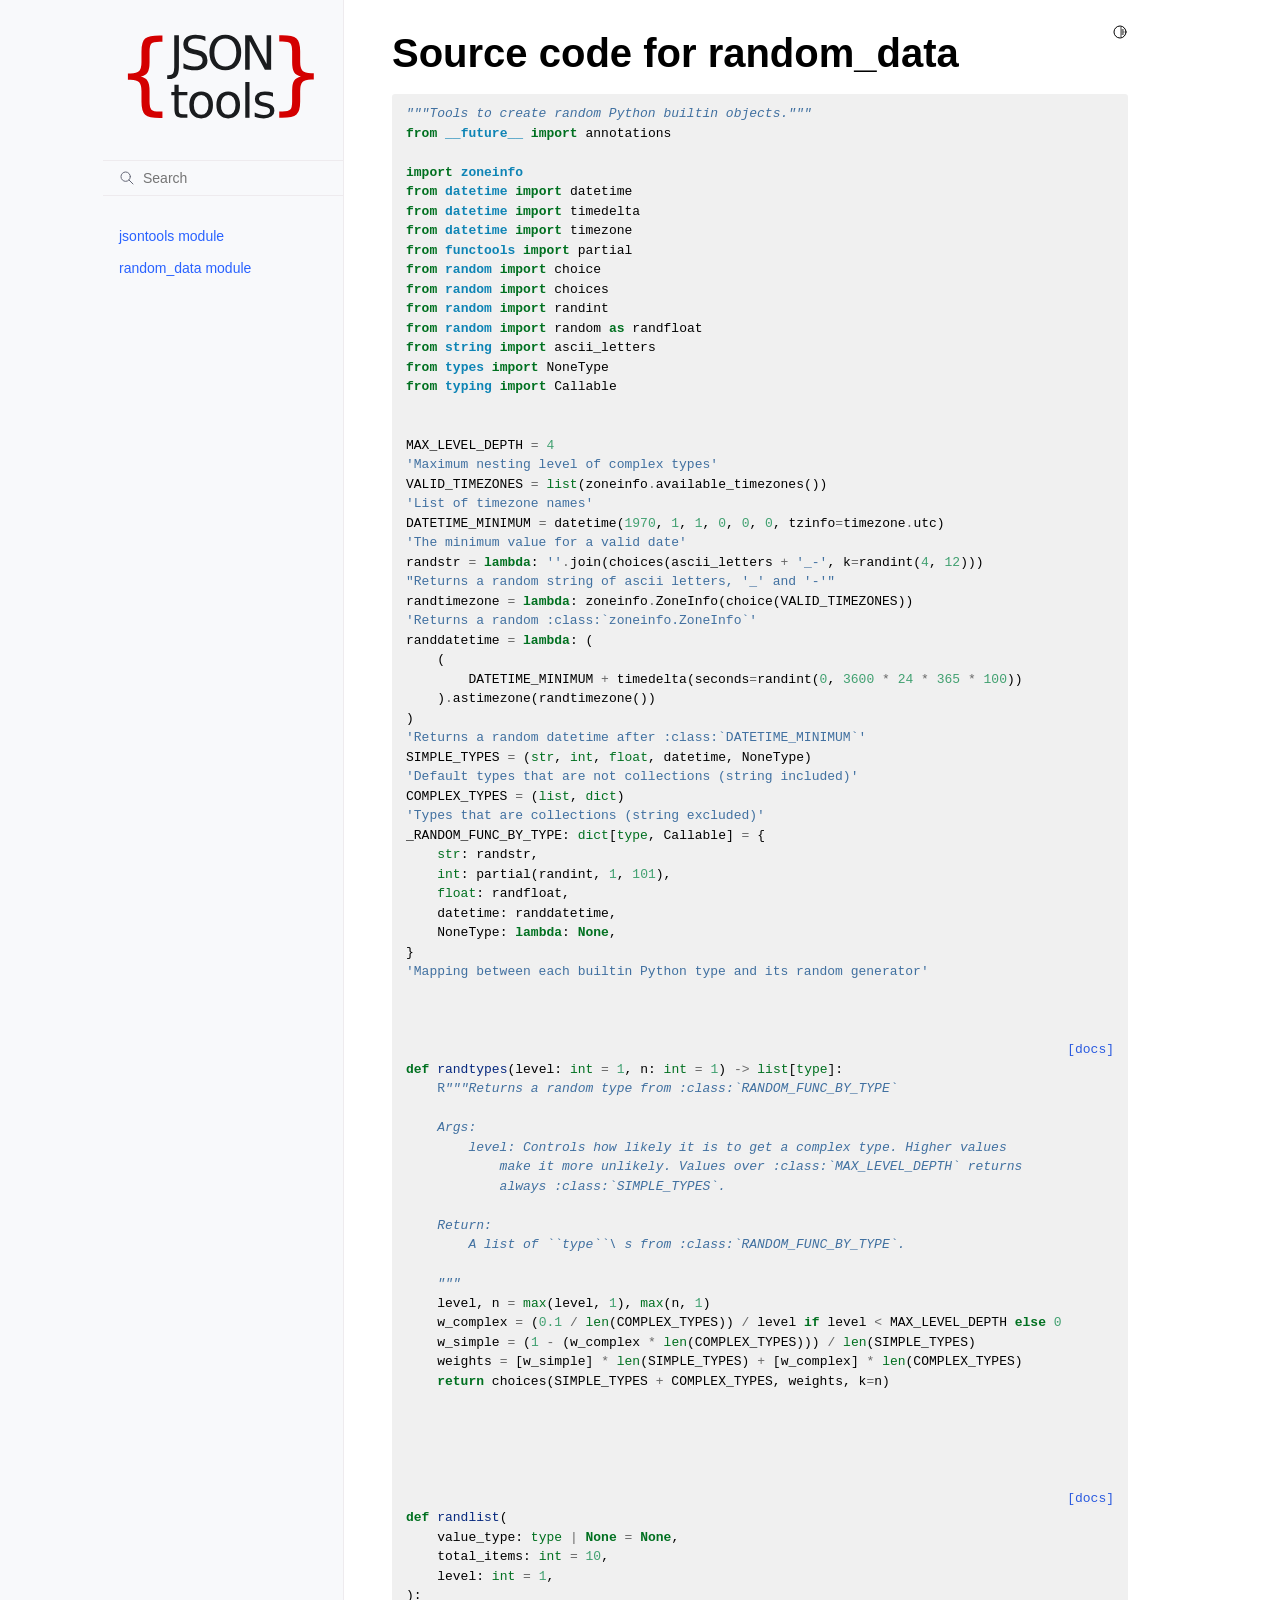
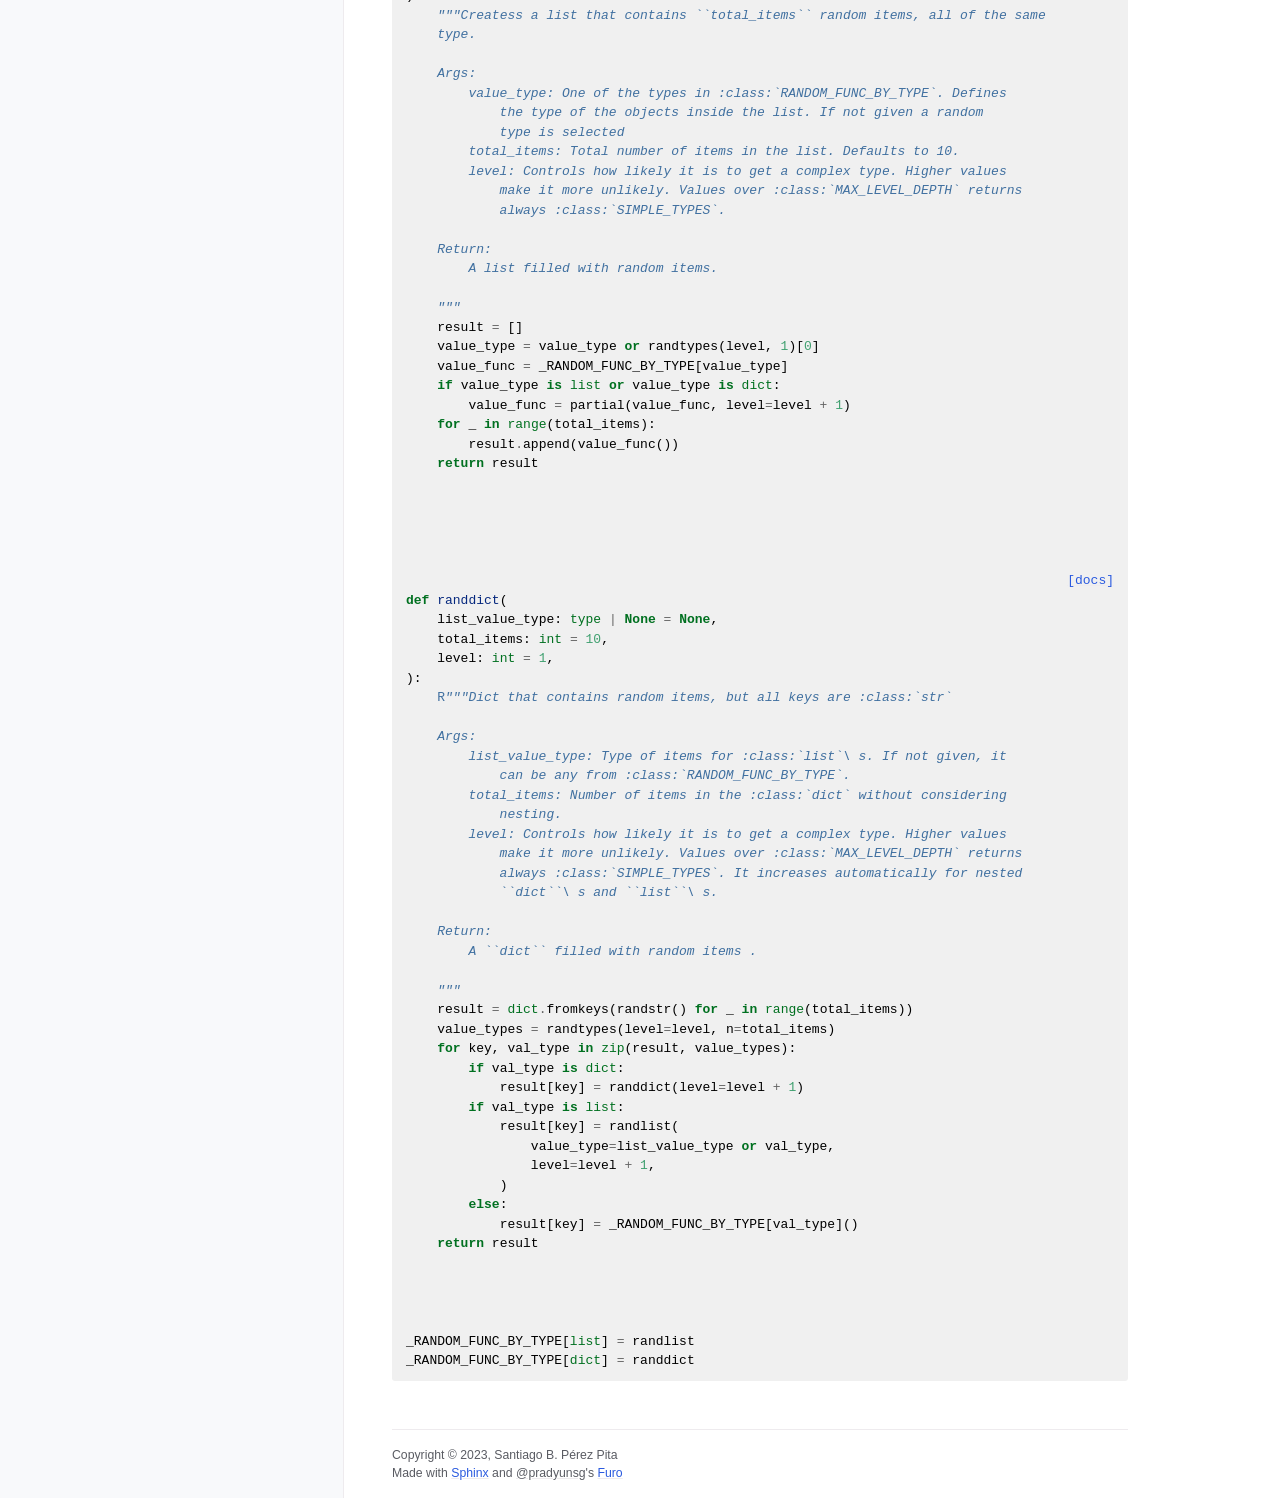
<file: docs/_modules/random_data.html>
<!doctype html>
<html class="no-js" lang="en" data-content_root="../">
  <head><meta charset="utf-8"/>
    <meta name="viewport" content="width=device-width,initial-scale=1"/>
    <meta name="color-scheme" content="light dark"><link rel="index" title="Index" href="../genindex.html" /><link rel="search" title="Search" href="../search.html" />

    <link rel="shortcut icon" href="../_static/jsontools-icon.ico"/><!-- Generated with Sphinx 7.2.6 and Furo 2023.09.10 -->
        <title>random_data</title>
      <link rel="stylesheet" type="text/css" href="../_static/pygments.css?v=649a27d8" />
    <link rel="stylesheet" type="text/css" href="../_static/styles/furo.css?v=135e06be" />
    <link rel="stylesheet" type="text/css" href="../_static/styles/furo-extensions.css?v=36a5483c" />
    <link rel="stylesheet" type="text/css" href="../_static/css/custom.css?v=da8a7cb0" />




<style>
  body {
    --color-code-background: #f0f0f0;
  --color-code-foreground: black;

  }
  @media not print {
    body[data-theme="dark"] {
      --color-code-background: #202020;
  --color-code-foreground: #d0d0d0;

    }
    @media (prefers-color-scheme: dark) {
      body:not([data-theme="light"]) {
        --color-code-background: #202020;
  --color-code-foreground: #d0d0d0;

      }
    }
  }
</style></head>
  <body>

    <script>
      document.body.dataset.theme = localStorage.getItem("theme") || "auto";
    </script>


<svg xmlns="http://www.w3.org/2000/svg" style="display: none;">
  <symbol id="svg-toc" viewBox="0 0 24 24">
    <title>Contents</title>
    <svg stroke="currentColor" fill="currentColor" stroke-width="0" viewBox="0 0 1024 1024">
      <path d="M408 442h480c4.4 0 8-3.6 8-8v-56c0-4.4-3.6-8-8-8H408c-4.4 0-8 3.6-8 8v56c0 4.4 3.6 8 8 8zm-8 204c0 4.4 3.6 8 8 8h480c4.4 0 8-3.6 8-8v-56c0-4.4-3.6-8-8-8H408c-4.4 0-8 3.6-8 8v56zm504-486H120c-4.4 0-8 3.6-8 8v56c0 4.4 3.6 8 8 8h784c4.4 0 8-3.6 8-8v-56c0-4.4-3.6-8-8-8zm0 632H120c-4.4 0-8 3.6-8 8v56c0 4.4 3.6 8 8 8h784c4.4 0 8-3.6 8-8v-56c0-4.4-3.6-8-8-8zM115.4 518.9L271.7 642c5.8 4.6 14.4.5 14.4-6.9V388.9c0-7.4-8.5-11.5-14.4-6.9L115.4 505.1a8.74 8.74 0 0 0 0 13.8z"/>
    </svg>
  </symbol>
  <symbol id="svg-menu" viewBox="0 0 24 24">
    <title>Menu</title>
    <svg xmlns="http://www.w3.org/2000/svg" viewBox="0 0 24 24" fill="none" stroke="currentColor"
      stroke-width="2" stroke-linecap="round" stroke-linejoin="round" class="feather-menu">
      <line x1="3" y1="12" x2="21" y2="12"></line>
      <line x1="3" y1="6" x2="21" y2="6"></line>
      <line x1="3" y1="18" x2="21" y2="18"></line>
    </svg>
  </symbol>
  <symbol id="svg-arrow-right" viewBox="0 0 24 24">
    <title>Expand</title>
    <svg xmlns="http://www.w3.org/2000/svg" viewBox="0 0 24 24" fill="none" stroke="currentColor"
      stroke-width="2" stroke-linecap="round" stroke-linejoin="round" class="feather-chevron-right">
      <polyline points="9 18 15 12 9 6"></polyline>
    </svg>
  </symbol>
  <symbol id="svg-sun" viewBox="0 0 24 24">
    <title>Light mode</title>
    <svg xmlns="http://www.w3.org/2000/svg" viewBox="0 0 24 24" fill="none" stroke="currentColor"
      stroke-width="1.5" stroke-linecap="round" stroke-linejoin="round" class="feather-sun">
      <circle cx="12" cy="12" r="5"></circle>
      <line x1="12" y1="1" x2="12" y2="3"></line>
      <line x1="12" y1="21" x2="12" y2="23"></line>
      <line x1="4.22" y1="4.22" x2="5.64" y2="5.64"></line>
      <line x1="18.36" y1="18.36" x2="19.78" y2="19.78"></line>
      <line x1="1" y1="12" x2="3" y2="12"></line>
      <line x1="21" y1="12" x2="23" y2="12"></line>
      <line x1="4.22" y1="19.78" x2="5.64" y2="18.36"></line>
      <line x1="18.36" y1="5.64" x2="19.78" y2="4.22"></line>
    </svg>
  </symbol>
  <symbol id="svg-moon" viewBox="0 0 24 24">
    <title>Dark mode</title>
    <svg xmlns="http://www.w3.org/2000/svg" viewBox="0 0 24 24" fill="none" stroke="currentColor"
      stroke-width="1.5" stroke-linecap="round" stroke-linejoin="round" class="icon-tabler-moon">
      <path stroke="none" d="M0 0h24v24H0z" fill="none" />
      <path d="M12 3c.132 0 .263 0 .393 0a7.5 7.5 0 0 0 7.92 12.446a9 9 0 1 1 -8.313 -12.454z" />
    </svg>
  </symbol>
  <symbol id="svg-sun-half" viewBox="0 0 24 24">
    <title>Auto light/dark mode</title>
    <svg xmlns="http://www.w3.org/2000/svg" viewBox="0 0 24 24" fill="none" stroke="currentColor"
      stroke-width="1.5" stroke-linecap="round" stroke-linejoin="round" class="icon-tabler-shadow">
      <path stroke="none" d="M0 0h24v24H0z" fill="none"/>
      <circle cx="12" cy="12" r="9" />
      <path d="M13 12h5" />
      <path d="M13 15h4" />
      <path d="M13 18h1" />
      <path d="M13 9h4" />
      <path d="M13 6h1" />
    </svg>
  </symbol>
</svg>

<input type="checkbox" class="sidebar-toggle" name="__navigation" id="__navigation">
<input type="checkbox" class="sidebar-toggle" name="__toc" id="__toc">
<label class="overlay sidebar-overlay" for="__navigation">
  <div class="visually-hidden">Hide navigation sidebar</div>
</label>
<label class="overlay toc-overlay" for="__toc">
  <div class="visually-hidden">Hide table of contents sidebar</div>
</label>



<div class="page">
  <header class="mobile-header">
    <div class="header-left">
      <label class="nav-overlay-icon" for="__navigation">
        <div class="visually-hidden">Toggle site navigation sidebar</div>
        <i class="icon"><svg><use href="#svg-menu"></use></svg></i>
      </label>
    </div>
    <div class="header-center">
      <a href="../index.html"><div class="brand">JSONtools</div></a>
    </div>
    <div class="header-right">
      <div class="theme-toggle-container theme-toggle-header">
        <button class="theme-toggle">
          <div class="visually-hidden">Toggle Light / Dark / Auto color theme</div>
          <svg class="theme-icon-when-auto"><use href="#svg-sun-half"></use></svg>
          <svg class="theme-icon-when-dark"><use href="#svg-moon"></use></svg>
          <svg class="theme-icon-when-light"><use href="#svg-sun"></use></svg>
        </button>
      </div>
      <label class="toc-overlay-icon toc-header-icon no-toc" for="__toc">
        <div class="visually-hidden">Toggle table of contents sidebar</div>
        <i class="icon"><svg><use href="#svg-toc"></use></svg></i>
      </label>
    </div>
  </header>
  <aside class="sidebar-drawer">
    <div class="sidebar-container">

      <div class="sidebar-sticky"><a class="sidebar-brand" href="../index.html">

  <div class="sidebar-logo-container">
    <img class="sidebar-logo" src="../_static/jsontools-logo.svg" alt="Logo"/>
  </div>

  <span class="sidebar-brand-text">JSONtools</span>

</a><form class="sidebar-search-container" method="get" action="../search.html" role="search">
  <input class="sidebar-search" placeholder="Search" name="q" aria-label="Search">
  <input type="hidden" name="check_keywords" value="yes">
  <input type="hidden" name="area" value="default">
</form>
<div id="searchbox"></div><div class="sidebar-scroll"><div class="sidebar-tree">
  <ul>
<li class="toctree-l1"><a class="reference internal" href="../src/jsontools.html">jsontools module</a></li>
<li class="toctree-l1"><a class="reference internal" href="../src/random_data.html">random_data module</a></li>
</ul>

</div>
</div>

      </div>

    </div>
  </aside>
  <div class="main">
    <div class="content">
      <div class="article-container">
        <a href="#" class="back-to-top muted-link">
          <svg xmlns="http://www.w3.org/2000/svg" viewBox="0 0 24 24">
            <path d="M13 20h-2V8l-5.5 5.5-1.42-1.42L12 4.16l7.92 7.92-1.42 1.42L13 8v12z"></path>
          </svg>
          <span>Back to top</span>
        </a>
        <div class="content-icon-container">
          <div class="theme-toggle-container theme-toggle-content">
            <button class="theme-toggle">
              <div class="visually-hidden">Toggle Light / Dark / Auto color theme</div>
              <svg class="theme-icon-when-auto"><use href="#svg-sun-half"></use></svg>
              <svg class="theme-icon-when-dark"><use href="#svg-moon"></use></svg>
              <svg class="theme-icon-when-light"><use href="#svg-sun"></use></svg>
            </button>
          </div>
          <label class="toc-overlay-icon toc-content-icon no-toc" for="__toc">
            <div class="visually-hidden">Toggle table of contents sidebar</div>
            <i class="icon"><svg><use href="#svg-toc"></use></svg></i>
          </label>
        </div>
        <article role="main">
          <h1>Source code for random_data</h1><div class="highlight"><pre>
<span></span><span class="sd">&quot;&quot;&quot;Tools to create random Python builtin objects.&quot;&quot;&quot;</span>
<span class="kn">from</span> <span class="nn">__future__</span> <span class="kn">import</span> <span class="n">annotations</span>

<span class="kn">import</span> <span class="nn">zoneinfo</span>
<span class="kn">from</span> <span class="nn">datetime</span> <span class="kn">import</span> <span class="n">datetime</span>
<span class="kn">from</span> <span class="nn">datetime</span> <span class="kn">import</span> <span class="n">timedelta</span>
<span class="kn">from</span> <span class="nn">datetime</span> <span class="kn">import</span> <span class="n">timezone</span>
<span class="kn">from</span> <span class="nn">functools</span> <span class="kn">import</span> <span class="n">partial</span>
<span class="kn">from</span> <span class="nn">random</span> <span class="kn">import</span> <span class="n">choice</span>
<span class="kn">from</span> <span class="nn">random</span> <span class="kn">import</span> <span class="n">choices</span>
<span class="kn">from</span> <span class="nn">random</span> <span class="kn">import</span> <span class="n">randint</span>
<span class="kn">from</span> <span class="nn">random</span> <span class="kn">import</span> <span class="n">random</span> <span class="k">as</span> <span class="n">randfloat</span>
<span class="kn">from</span> <span class="nn">string</span> <span class="kn">import</span> <span class="n">ascii_letters</span>
<span class="kn">from</span> <span class="nn">types</span> <span class="kn">import</span> <span class="n">NoneType</span>
<span class="kn">from</span> <span class="nn">typing</span> <span class="kn">import</span> <span class="n">Callable</span>


<span class="n">MAX_LEVEL_DEPTH</span> <span class="o">=</span> <span class="mi">4</span>
<span class="s1">&#39;Maximum nesting level of complex types&#39;</span>
<span class="n">VALID_TIMEZONES</span> <span class="o">=</span> <span class="nb">list</span><span class="p">(</span><span class="n">zoneinfo</span><span class="o">.</span><span class="n">available_timezones</span><span class="p">())</span>
<span class="s1">&#39;List of timezone names&#39;</span>
<span class="n">DATETIME_MINIMUM</span> <span class="o">=</span> <span class="n">datetime</span><span class="p">(</span><span class="mi">1970</span><span class="p">,</span> <span class="mi">1</span><span class="p">,</span> <span class="mi">1</span><span class="p">,</span> <span class="mi">0</span><span class="p">,</span> <span class="mi">0</span><span class="p">,</span> <span class="mi">0</span><span class="p">,</span> <span class="n">tzinfo</span><span class="o">=</span><span class="n">timezone</span><span class="o">.</span><span class="n">utc</span><span class="p">)</span>
<span class="s1">&#39;The minimum value for a valid date&#39;</span>
<span class="n">randstr</span> <span class="o">=</span> <span class="k">lambda</span><span class="p">:</span> <span class="s1">&#39;&#39;</span><span class="o">.</span><span class="n">join</span><span class="p">(</span><span class="n">choices</span><span class="p">(</span><span class="n">ascii_letters</span> <span class="o">+</span> <span class="s1">&#39;_-&#39;</span><span class="p">,</span> <span class="n">k</span><span class="o">=</span><span class="n">randint</span><span class="p">(</span><span class="mi">4</span><span class="p">,</span> <span class="mi">12</span><span class="p">)))</span>
<span class="s2">&quot;Returns a random string of ascii letters, &#39;_&#39; and &#39;-&#39;&quot;</span>
<span class="n">randtimezone</span> <span class="o">=</span> <span class="k">lambda</span><span class="p">:</span> <span class="n">zoneinfo</span><span class="o">.</span><span class="n">ZoneInfo</span><span class="p">(</span><span class="n">choice</span><span class="p">(</span><span class="n">VALID_TIMEZONES</span><span class="p">))</span>
<span class="s1">&#39;Returns a random :class:`zoneinfo.ZoneInfo`&#39;</span>
<span class="n">randdatetime</span> <span class="o">=</span> <span class="k">lambda</span><span class="p">:</span> <span class="p">(</span>
    <span class="p">(</span>
        <span class="n">DATETIME_MINIMUM</span> <span class="o">+</span> <span class="n">timedelta</span><span class="p">(</span><span class="n">seconds</span><span class="o">=</span><span class="n">randint</span><span class="p">(</span><span class="mi">0</span><span class="p">,</span> <span class="mi">3600</span> <span class="o">*</span> <span class="mi">24</span> <span class="o">*</span> <span class="mi">365</span> <span class="o">*</span> <span class="mi">100</span><span class="p">))</span>
    <span class="p">)</span><span class="o">.</span><span class="n">astimezone</span><span class="p">(</span><span class="n">randtimezone</span><span class="p">())</span>
<span class="p">)</span>
<span class="s1">&#39;Returns a random datetime after :class:`DATETIME_MINIMUM`&#39;</span>
<span class="n">SIMPLE_TYPES</span> <span class="o">=</span> <span class="p">(</span><span class="nb">str</span><span class="p">,</span> <span class="nb">int</span><span class="p">,</span> <span class="nb">float</span><span class="p">,</span> <span class="n">datetime</span><span class="p">,</span> <span class="n">NoneType</span><span class="p">)</span>
<span class="s1">&#39;Default types that are not collections (string included)&#39;</span>
<span class="n">COMPLEX_TYPES</span> <span class="o">=</span> <span class="p">(</span><span class="nb">list</span><span class="p">,</span> <span class="nb">dict</span><span class="p">)</span>
<span class="s1">&#39;Types that are collections (string excluded)&#39;</span>
<span class="n">_RANDOM_FUNC_BY_TYPE</span><span class="p">:</span> <span class="nb">dict</span><span class="p">[</span><span class="nb">type</span><span class="p">,</span> <span class="n">Callable</span><span class="p">]</span> <span class="o">=</span> <span class="p">{</span>
    <span class="nb">str</span><span class="p">:</span> <span class="n">randstr</span><span class="p">,</span>
    <span class="nb">int</span><span class="p">:</span> <span class="n">partial</span><span class="p">(</span><span class="n">randint</span><span class="p">,</span> <span class="mi">1</span><span class="p">,</span> <span class="mi">101</span><span class="p">),</span>
    <span class="nb">float</span><span class="p">:</span> <span class="n">randfloat</span><span class="p">,</span>
    <span class="n">datetime</span><span class="p">:</span> <span class="n">randdatetime</span><span class="p">,</span>
    <span class="n">NoneType</span><span class="p">:</span> <span class="k">lambda</span><span class="p">:</span> <span class="kc">None</span><span class="p">,</span>
<span class="p">}</span>
<span class="s1">&#39;Mapping between each builtin Python type and its random generator&#39;</span>


<div class="viewcode-block" id="randtypes">
<a class="viewcode-back" href="../src/random_data.html#random_data.randtypes">[docs]</a>
<span class="k">def</span> <span class="nf">randtypes</span><span class="p">(</span><span class="n">level</span><span class="p">:</span> <span class="nb">int</span> <span class="o">=</span> <span class="mi">1</span><span class="p">,</span> <span class="n">n</span><span class="p">:</span> <span class="nb">int</span> <span class="o">=</span> <span class="mi">1</span><span class="p">)</span> <span class="o">-&gt;</span> <span class="nb">list</span><span class="p">[</span><span class="nb">type</span><span class="p">]:</span>
<span class="w">    </span><span class="sa">R</span><span class="sd">&quot;&quot;&quot;Returns a random type from :class:`RANDOM_FUNC_BY_TYPE`</span>

<span class="sd">    Args:</span>
<span class="sd">        level: Controls how likely it is to get a complex type. Higher values</span>
<span class="sd">            make it more unlikely. Values over :class:`MAX_LEVEL_DEPTH` returns</span>
<span class="sd">            always :class:`SIMPLE_TYPES`.</span>

<span class="sd">    Return:</span>
<span class="sd">        A list of ``type``\ s from :class:`RANDOM_FUNC_BY_TYPE`.</span>

<span class="sd">    &quot;&quot;&quot;</span>
    <span class="n">level</span><span class="p">,</span> <span class="n">n</span> <span class="o">=</span> <span class="nb">max</span><span class="p">(</span><span class="n">level</span><span class="p">,</span> <span class="mi">1</span><span class="p">),</span> <span class="nb">max</span><span class="p">(</span><span class="n">n</span><span class="p">,</span> <span class="mi">1</span><span class="p">)</span>
    <span class="n">w_complex</span> <span class="o">=</span> <span class="p">(</span><span class="mf">0.1</span> <span class="o">/</span> <span class="nb">len</span><span class="p">(</span><span class="n">COMPLEX_TYPES</span><span class="p">))</span> <span class="o">/</span> <span class="n">level</span> <span class="k">if</span> <span class="n">level</span> <span class="o">&lt;</span> <span class="n">MAX_LEVEL_DEPTH</span> <span class="k">else</span> <span class="mi">0</span>
    <span class="n">w_simple</span> <span class="o">=</span> <span class="p">(</span><span class="mi">1</span> <span class="o">-</span> <span class="p">(</span><span class="n">w_complex</span> <span class="o">*</span> <span class="nb">len</span><span class="p">(</span><span class="n">COMPLEX_TYPES</span><span class="p">)))</span> <span class="o">/</span> <span class="nb">len</span><span class="p">(</span><span class="n">SIMPLE_TYPES</span><span class="p">)</span>
    <span class="n">weights</span> <span class="o">=</span> <span class="p">[</span><span class="n">w_simple</span><span class="p">]</span> <span class="o">*</span> <span class="nb">len</span><span class="p">(</span><span class="n">SIMPLE_TYPES</span><span class="p">)</span> <span class="o">+</span> <span class="p">[</span><span class="n">w_complex</span><span class="p">]</span> <span class="o">*</span> <span class="nb">len</span><span class="p">(</span><span class="n">COMPLEX_TYPES</span><span class="p">)</span>
    <span class="k">return</span> <span class="n">choices</span><span class="p">(</span><span class="n">SIMPLE_TYPES</span> <span class="o">+</span> <span class="n">COMPLEX_TYPES</span><span class="p">,</span> <span class="n">weights</span><span class="p">,</span> <span class="n">k</span><span class="o">=</span><span class="n">n</span><span class="p">)</span></div>



<div class="viewcode-block" id="randlist">
<a class="viewcode-back" href="../src/random_data.html#random_data.randlist">[docs]</a>
<span class="k">def</span> <span class="nf">randlist</span><span class="p">(</span>
    <span class="n">value_type</span><span class="p">:</span> <span class="nb">type</span> <span class="o">|</span> <span class="kc">None</span> <span class="o">=</span> <span class="kc">None</span><span class="p">,</span>
    <span class="n">total_items</span><span class="p">:</span> <span class="nb">int</span> <span class="o">=</span> <span class="mi">10</span><span class="p">,</span>
    <span class="n">level</span><span class="p">:</span> <span class="nb">int</span> <span class="o">=</span> <span class="mi">1</span><span class="p">,</span>
<span class="p">):</span>
<span class="w">    </span><span class="sd">&quot;&quot;&quot;Createss a list that contains ``total_items`` random items, all of the same</span>
<span class="sd">    type.</span>

<span class="sd">    Args:</span>
<span class="sd">        value_type: One of the types in :class:`RANDOM_FUNC_BY_TYPE`. Defines</span>
<span class="sd">            the type of the objects inside the list. If not given a random</span>
<span class="sd">            type is selected</span>
<span class="sd">        total_items: Total number of items in the list. Defaults to 10.</span>
<span class="sd">        level: Controls how likely it is to get a complex type. Higher values</span>
<span class="sd">            make it more unlikely. Values over :class:`MAX_LEVEL_DEPTH` returns</span>
<span class="sd">            always :class:`SIMPLE_TYPES`.</span>

<span class="sd">    Return:</span>
<span class="sd">        A list filled with random items.</span>

<span class="sd">    &quot;&quot;&quot;</span>
    <span class="n">result</span> <span class="o">=</span> <span class="p">[]</span>
    <span class="n">value_type</span> <span class="o">=</span> <span class="n">value_type</span> <span class="ow">or</span> <span class="n">randtypes</span><span class="p">(</span><span class="n">level</span><span class="p">,</span> <span class="mi">1</span><span class="p">)[</span><span class="mi">0</span><span class="p">]</span>
    <span class="n">value_func</span> <span class="o">=</span> <span class="n">_RANDOM_FUNC_BY_TYPE</span><span class="p">[</span><span class="n">value_type</span><span class="p">]</span>
    <span class="k">if</span> <span class="n">value_type</span> <span class="ow">is</span> <span class="nb">list</span> <span class="ow">or</span> <span class="n">value_type</span> <span class="ow">is</span> <span class="nb">dict</span><span class="p">:</span>
        <span class="n">value_func</span> <span class="o">=</span> <span class="n">partial</span><span class="p">(</span><span class="n">value_func</span><span class="p">,</span> <span class="n">level</span><span class="o">=</span><span class="n">level</span> <span class="o">+</span> <span class="mi">1</span><span class="p">)</span>
    <span class="k">for</span> <span class="n">_</span> <span class="ow">in</span> <span class="nb">range</span><span class="p">(</span><span class="n">total_items</span><span class="p">):</span>
        <span class="n">result</span><span class="o">.</span><span class="n">append</span><span class="p">(</span><span class="n">value_func</span><span class="p">())</span>
    <span class="k">return</span> <span class="n">result</span></div>



<div class="viewcode-block" id="randdict">
<a class="viewcode-back" href="../src/random_data.html#random_data.randdict">[docs]</a>
<span class="k">def</span> <span class="nf">randdict</span><span class="p">(</span>
    <span class="n">list_value_type</span><span class="p">:</span> <span class="nb">type</span> <span class="o">|</span> <span class="kc">None</span> <span class="o">=</span> <span class="kc">None</span><span class="p">,</span>
    <span class="n">total_items</span><span class="p">:</span> <span class="nb">int</span> <span class="o">=</span> <span class="mi">10</span><span class="p">,</span>
    <span class="n">level</span><span class="p">:</span> <span class="nb">int</span> <span class="o">=</span> <span class="mi">1</span><span class="p">,</span>
<span class="p">):</span>
<span class="w">    </span><span class="sa">R</span><span class="sd">&quot;&quot;&quot;Dict that contains random items, but all keys are :class:`str`</span>

<span class="sd">    Args:</span>
<span class="sd">        list_value_type: Type of items for :class:`list`\ s. If not given, it</span>
<span class="sd">            can be any from :class:`RANDOM_FUNC_BY_TYPE`.</span>
<span class="sd">        total_items: Number of items in the :class:`dict` without considering</span>
<span class="sd">            nesting.</span>
<span class="sd">        level: Controls how likely it is to get a complex type. Higher values</span>
<span class="sd">            make it more unlikely. Values over :class:`MAX_LEVEL_DEPTH` returns</span>
<span class="sd">            always :class:`SIMPLE_TYPES`. It increases automatically for nested</span>
<span class="sd">            ``dict``\ s and ``list``\ s.</span>

<span class="sd">    Return:</span>
<span class="sd">        A ``dict`` filled with random items .</span>

<span class="sd">    &quot;&quot;&quot;</span>
    <span class="n">result</span> <span class="o">=</span> <span class="nb">dict</span><span class="o">.</span><span class="n">fromkeys</span><span class="p">(</span><span class="n">randstr</span><span class="p">()</span> <span class="k">for</span> <span class="n">_</span> <span class="ow">in</span> <span class="nb">range</span><span class="p">(</span><span class="n">total_items</span><span class="p">))</span>
    <span class="n">value_types</span> <span class="o">=</span> <span class="n">randtypes</span><span class="p">(</span><span class="n">level</span><span class="o">=</span><span class="n">level</span><span class="p">,</span> <span class="n">n</span><span class="o">=</span><span class="n">total_items</span><span class="p">)</span>
    <span class="k">for</span> <span class="n">key</span><span class="p">,</span> <span class="n">val_type</span> <span class="ow">in</span> <span class="nb">zip</span><span class="p">(</span><span class="n">result</span><span class="p">,</span> <span class="n">value_types</span><span class="p">):</span>
        <span class="k">if</span> <span class="n">val_type</span> <span class="ow">is</span> <span class="nb">dict</span><span class="p">:</span>
            <span class="n">result</span><span class="p">[</span><span class="n">key</span><span class="p">]</span> <span class="o">=</span> <span class="n">randdict</span><span class="p">(</span><span class="n">level</span><span class="o">=</span><span class="n">level</span> <span class="o">+</span> <span class="mi">1</span><span class="p">)</span>
        <span class="k">if</span> <span class="n">val_type</span> <span class="ow">is</span> <span class="nb">list</span><span class="p">:</span>
            <span class="n">result</span><span class="p">[</span><span class="n">key</span><span class="p">]</span> <span class="o">=</span> <span class="n">randlist</span><span class="p">(</span>
                <span class="n">value_type</span><span class="o">=</span><span class="n">list_value_type</span> <span class="ow">or</span> <span class="n">val_type</span><span class="p">,</span>
                <span class="n">level</span><span class="o">=</span><span class="n">level</span> <span class="o">+</span> <span class="mi">1</span><span class="p">,</span>
            <span class="p">)</span>
        <span class="k">else</span><span class="p">:</span>
            <span class="n">result</span><span class="p">[</span><span class="n">key</span><span class="p">]</span> <span class="o">=</span> <span class="n">_RANDOM_FUNC_BY_TYPE</span><span class="p">[</span><span class="n">val_type</span><span class="p">]()</span>
    <span class="k">return</span> <span class="n">result</span></div>



<span class="n">_RANDOM_FUNC_BY_TYPE</span><span class="p">[</span><span class="nb">list</span><span class="p">]</span> <span class="o">=</span> <span class="n">randlist</span>
<span class="n">_RANDOM_FUNC_BY_TYPE</span><span class="p">[</span><span class="nb">dict</span><span class="p">]</span> <span class="o">=</span> <span class="n">randdict</span>
</pre></div>
        </article>
      </div>
      <footer>

        <div class="related-pages">


        </div>
        <div class="bottom-of-page">
          <div class="left-details">
            <div class="copyright">
                Copyright &#169; 2023, Santiago B. Pérez Pita
            </div>
            Made with <a href="https://www.sphinx-doc.org/">Sphinx</a> and <a class="muted-link" href="https://pradyunsg.me">@pradyunsg</a>'s

            <a href="https://github.com/pradyunsg/furo">Furo</a>

          </div>
          <div class="right-details">

          </div>
        </div>

      </footer>
    </div>
    <aside class="toc-drawer no-toc">



    </aside>
  </div>
</div><script src="../_static/documentation_options.js?v=38b66d78"></script>
    <script src="../_static/doctools.js?v=888ff710"></script>
    <script src="../_static/sphinx_highlight.js?v=dc90522c"></script>
    <script src="../_static/scripts/furo.js?v=32e29ea5"></script>
    </body>
</html>
</file>
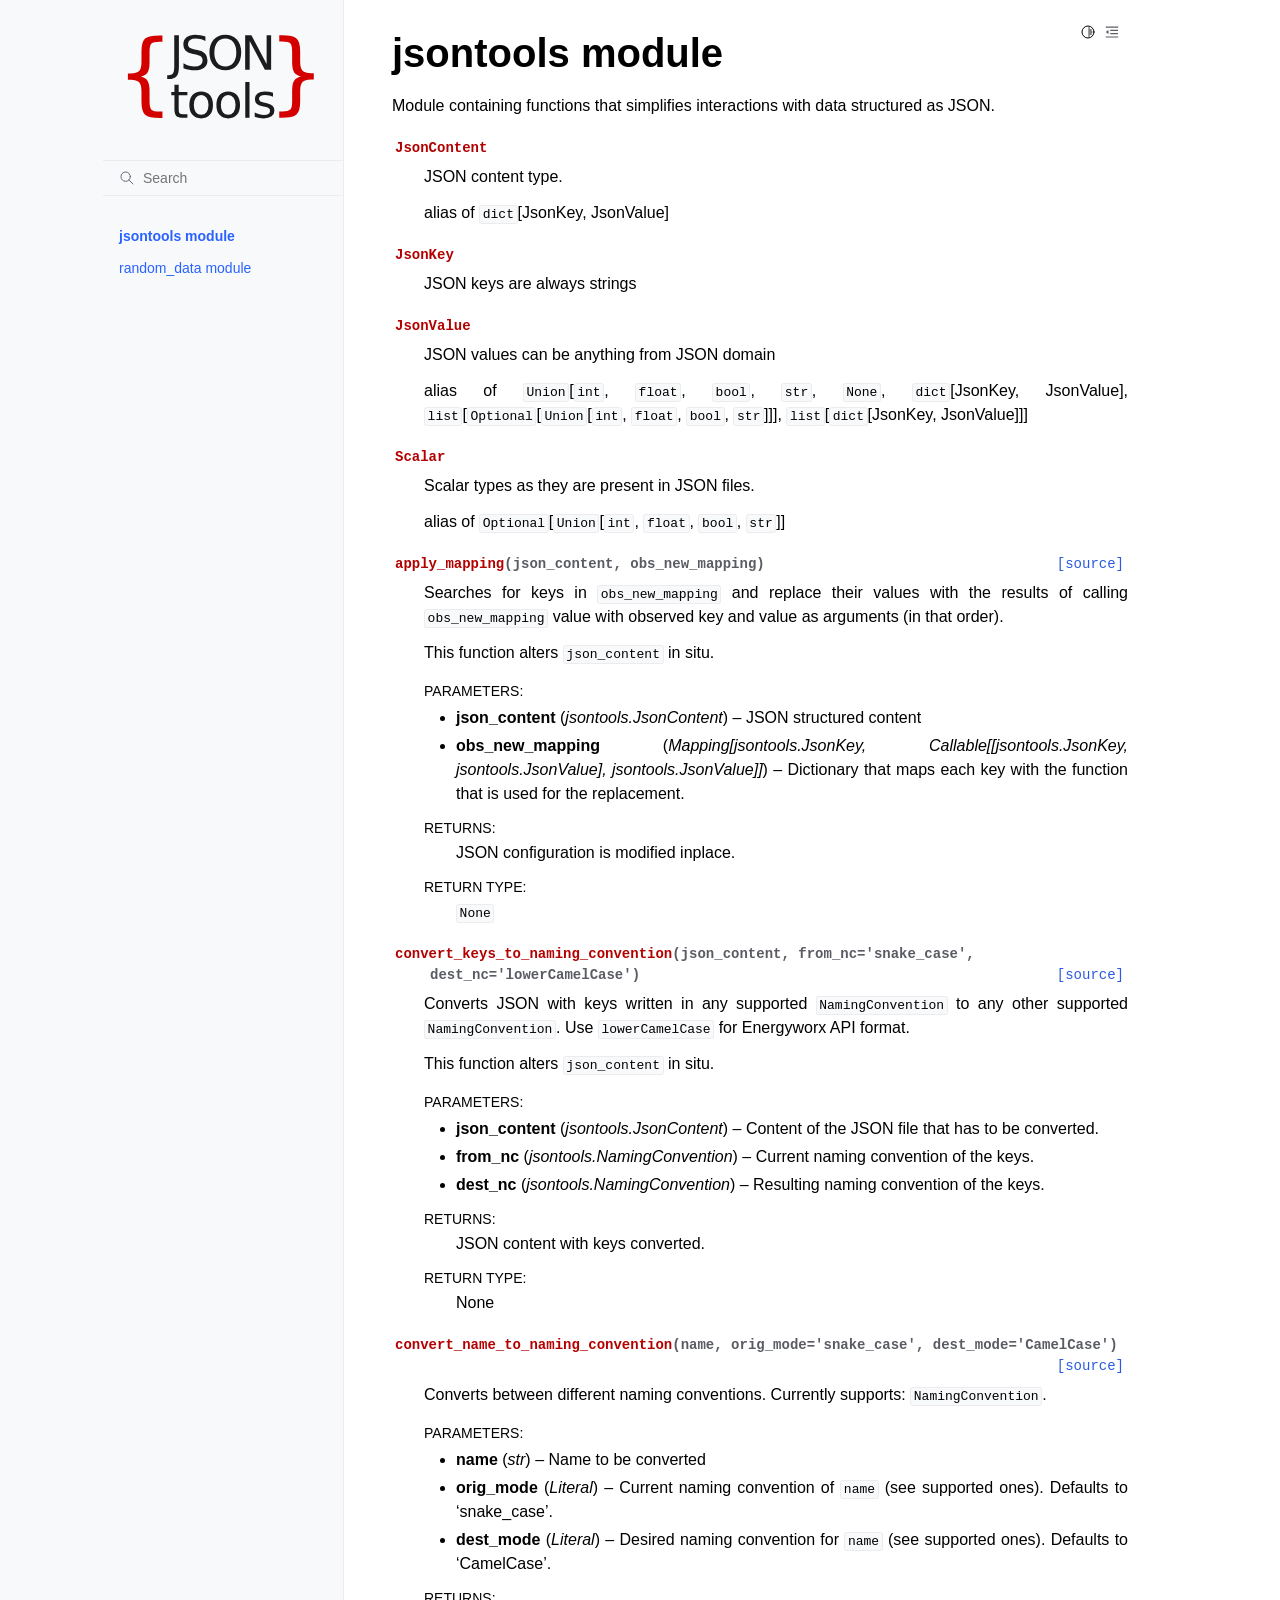
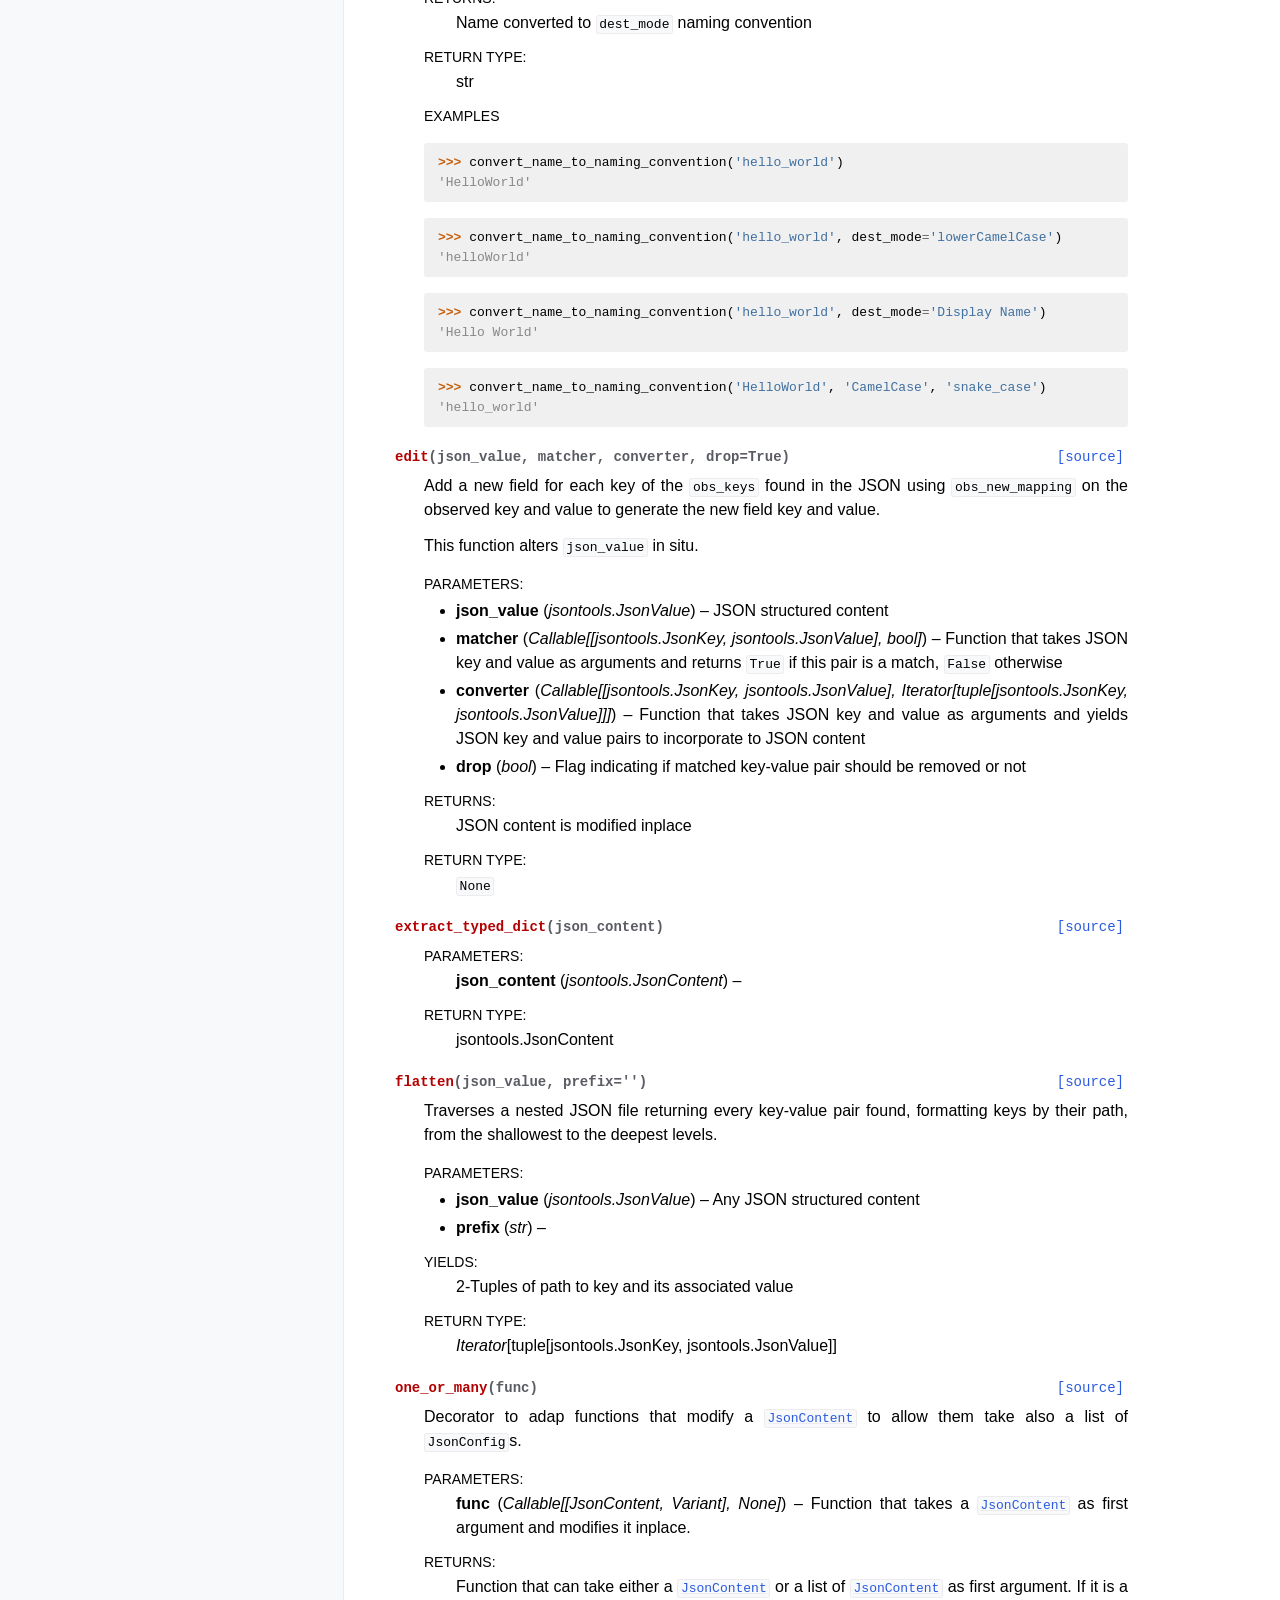
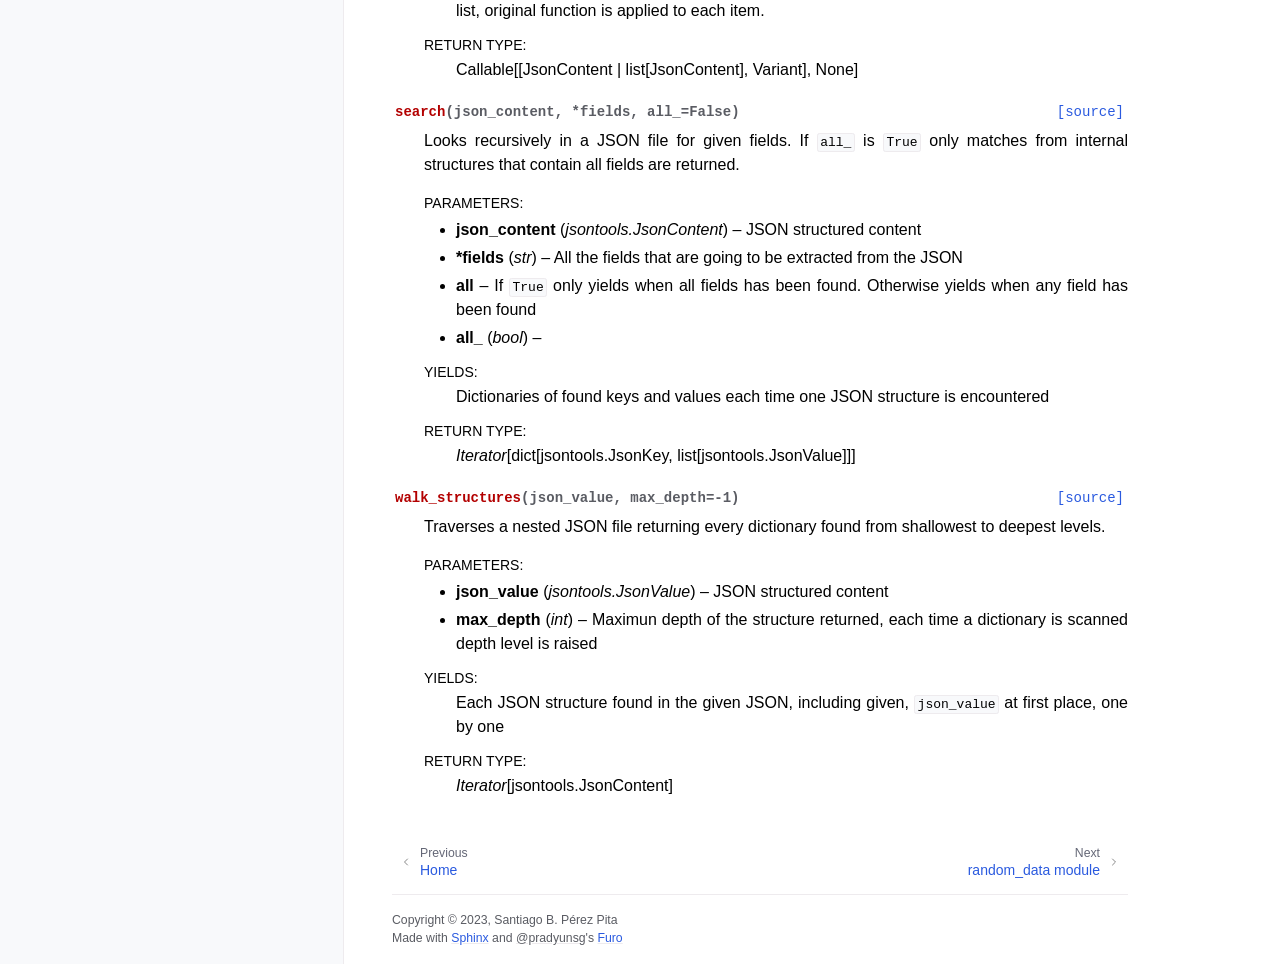
<file: docs/src/jsontools.html>
<!doctype html>
<html class="no-js" lang="en" data-content_root="../">
  <head><meta charset="utf-8"/>
    <meta name="viewport" content="width=device-width,initial-scale=1"/>
    <meta name="color-scheme" content="light dark"><meta name="viewport" content="width=device-width, initial-scale=1" />
<link rel="index" title="Index" href="../genindex.html" /><link rel="search" title="Search" href="../search.html" /><link rel="next" title="random_data module" href="random_data.html" /><link rel="prev" title="JSONtools" href="../index.html" />

    <link rel="shortcut icon" href="../_static/jsontools-icon.ico"/><!-- Generated with Sphinx 7.2.6 and Furo 2023.09.10 -->
        <title>jsontools module</title>
      <link rel="stylesheet" type="text/css" href="../_static/pygments.css?v=649a27d8" />
    <link rel="stylesheet" type="text/css" href="../_static/styles/furo.css?v=135e06be" />
    <link rel="stylesheet" type="text/css" href="../_static/styles/furo-extensions.css?v=36a5483c" />
    <link rel="stylesheet" type="text/css" href="../_static/css/custom.css?v=da8a7cb0" />




<style>
  body {
    --color-code-background: #f0f0f0;
  --color-code-foreground: black;

  }
  @media not print {
    body[data-theme="dark"] {
      --color-code-background: #202020;
  --color-code-foreground: #d0d0d0;

    }
    @media (prefers-color-scheme: dark) {
      body:not([data-theme="light"]) {
        --color-code-background: #202020;
  --color-code-foreground: #d0d0d0;

      }
    }
  }
</style></head>
  <body>

    <script>
      document.body.dataset.theme = localStorage.getItem("theme") || "auto";
    </script>


<svg xmlns="http://www.w3.org/2000/svg" style="display: none;">
  <symbol id="svg-toc" viewBox="0 0 24 24">
    <title>Contents</title>
    <svg stroke="currentColor" fill="currentColor" stroke-width="0" viewBox="0 0 1024 1024">
      <path d="M408 442h480c4.4 0 8-3.6 8-8v-56c0-4.4-3.6-8-8-8H408c-4.4 0-8 3.6-8 8v56c0 4.4 3.6 8 8 8zm-8 204c0 4.4 3.6 8 8 8h480c4.4 0 8-3.6 8-8v-56c0-4.4-3.6-8-8-8H408c-4.4 0-8 3.6-8 8v56zm504-486H120c-4.4 0-8 3.6-8 8v56c0 4.4 3.6 8 8 8h784c4.4 0 8-3.6 8-8v-56c0-4.4-3.6-8-8-8zm0 632H120c-4.4 0-8 3.6-8 8v56c0 4.4 3.6 8 8 8h784c4.4 0 8-3.6 8-8v-56c0-4.4-3.6-8-8-8zM115.4 518.9L271.7 642c5.8 4.6 14.4.5 14.4-6.9V388.9c0-7.4-8.5-11.5-14.4-6.9L115.4 505.1a8.74 8.74 0 0 0 0 13.8z"/>
    </svg>
  </symbol>
  <symbol id="svg-menu" viewBox="0 0 24 24">
    <title>Menu</title>
    <svg xmlns="http://www.w3.org/2000/svg" viewBox="0 0 24 24" fill="none" stroke="currentColor"
      stroke-width="2" stroke-linecap="round" stroke-linejoin="round" class="feather-menu">
      <line x1="3" y1="12" x2="21" y2="12"></line>
      <line x1="3" y1="6" x2="21" y2="6"></line>
      <line x1="3" y1="18" x2="21" y2="18"></line>
    </svg>
  </symbol>
  <symbol id="svg-arrow-right" viewBox="0 0 24 24">
    <title>Expand</title>
    <svg xmlns="http://www.w3.org/2000/svg" viewBox="0 0 24 24" fill="none" stroke="currentColor"
      stroke-width="2" stroke-linecap="round" stroke-linejoin="round" class="feather-chevron-right">
      <polyline points="9 18 15 12 9 6"></polyline>
    </svg>
  </symbol>
  <symbol id="svg-sun" viewBox="0 0 24 24">
    <title>Light mode</title>
    <svg xmlns="http://www.w3.org/2000/svg" viewBox="0 0 24 24" fill="none" stroke="currentColor"
      stroke-width="1.5" stroke-linecap="round" stroke-linejoin="round" class="feather-sun">
      <circle cx="12" cy="12" r="5"></circle>
      <line x1="12" y1="1" x2="12" y2="3"></line>
      <line x1="12" y1="21" x2="12" y2="23"></line>
      <line x1="4.22" y1="4.22" x2="5.64" y2="5.64"></line>
      <line x1="18.36" y1="18.36" x2="19.78" y2="19.78"></line>
      <line x1="1" y1="12" x2="3" y2="12"></line>
      <line x1="21" y1="12" x2="23" y2="12"></line>
      <line x1="4.22" y1="19.78" x2="5.64" y2="18.36"></line>
      <line x1="18.36" y1="5.64" x2="19.78" y2="4.22"></line>
    </svg>
  </symbol>
  <symbol id="svg-moon" viewBox="0 0 24 24">
    <title>Dark mode</title>
    <svg xmlns="http://www.w3.org/2000/svg" viewBox="0 0 24 24" fill="none" stroke="currentColor"
      stroke-width="1.5" stroke-linecap="round" stroke-linejoin="round" class="icon-tabler-moon">
      <path stroke="none" d="M0 0h24v24H0z" fill="none" />
      <path d="M12 3c.132 0 .263 0 .393 0a7.5 7.5 0 0 0 7.92 12.446a9 9 0 1 1 -8.313 -12.454z" />
    </svg>
  </symbol>
  <symbol id="svg-sun-half" viewBox="0 0 24 24">
    <title>Auto light/dark mode</title>
    <svg xmlns="http://www.w3.org/2000/svg" viewBox="0 0 24 24" fill="none" stroke="currentColor"
      stroke-width="1.5" stroke-linecap="round" stroke-linejoin="round" class="icon-tabler-shadow">
      <path stroke="none" d="M0 0h24v24H0z" fill="none"/>
      <circle cx="12" cy="12" r="9" />
      <path d="M13 12h5" />
      <path d="M13 15h4" />
      <path d="M13 18h1" />
      <path d="M13 9h4" />
      <path d="M13 6h1" />
    </svg>
  </symbol>
</svg>

<input type="checkbox" class="sidebar-toggle" name="__navigation" id="__navigation">
<input type="checkbox" class="sidebar-toggle" name="__toc" id="__toc">
<label class="overlay sidebar-overlay" for="__navigation">
  <div class="visually-hidden">Hide navigation sidebar</div>
</label>
<label class="overlay toc-overlay" for="__toc">
  <div class="visually-hidden">Hide table of contents sidebar</div>
</label>



<div class="page">
  <header class="mobile-header">
    <div class="header-left">
      <label class="nav-overlay-icon" for="__navigation">
        <div class="visually-hidden">Toggle site navigation sidebar</div>
        <i class="icon"><svg><use href="#svg-menu"></use></svg></i>
      </label>
    </div>
    <div class="header-center">
      <a href="../index.html"><div class="brand">JSONtools</div></a>
    </div>
    <div class="header-right">
      <div class="theme-toggle-container theme-toggle-header">
        <button class="theme-toggle">
          <div class="visually-hidden">Toggle Light / Dark / Auto color theme</div>
          <svg class="theme-icon-when-auto"><use href="#svg-sun-half"></use></svg>
          <svg class="theme-icon-when-dark"><use href="#svg-moon"></use></svg>
          <svg class="theme-icon-when-light"><use href="#svg-sun"></use></svg>
        </button>
      </div>
      <label class="toc-overlay-icon toc-header-icon" for="__toc">
        <div class="visually-hidden">Toggle table of contents sidebar</div>
        <i class="icon"><svg><use href="#svg-toc"></use></svg></i>
      </label>
    </div>
  </header>
  <aside class="sidebar-drawer">
    <div class="sidebar-container">

      <div class="sidebar-sticky"><a class="sidebar-brand" href="../index.html">

  <div class="sidebar-logo-container">
    <img class="sidebar-logo" src="../_static/jsontools-logo.svg" alt="Logo"/>
  </div>

  <span class="sidebar-brand-text">JSONtools</span>

</a><form class="sidebar-search-container" method="get" action="../search.html" role="search">
  <input class="sidebar-search" placeholder="Search" name="q" aria-label="Search">
  <input type="hidden" name="check_keywords" value="yes">
  <input type="hidden" name="area" value="default">
</form>
<div id="searchbox"></div><div class="sidebar-scroll"><div class="sidebar-tree">
  <ul class="current">
<li class="toctree-l1 current current-page"><a class="current reference internal" href="#">jsontools module</a></li>
<li class="toctree-l1"><a class="reference internal" href="random_data.html">random_data module</a></li>
</ul>

</div>
</div>

      </div>

    </div>
  </aside>
  <div class="main">
    <div class="content">
      <div class="article-container">
        <a href="#" class="back-to-top muted-link">
          <svg xmlns="http://www.w3.org/2000/svg" viewBox="0 0 24 24">
            <path d="M13 20h-2V8l-5.5 5.5-1.42-1.42L12 4.16l7.92 7.92-1.42 1.42L13 8v12z"></path>
          </svg>
          <span>Back to top</span>
        </a>
        <div class="content-icon-container">

<div class="theme-toggle-container theme-toggle-content">
            <button class="theme-toggle">
              <div class="visually-hidden">Toggle Light / Dark / Auto color theme</div>
              <svg class="theme-icon-when-auto"><use href="#svg-sun-half"></use></svg>
              <svg class="theme-icon-when-dark"><use href="#svg-moon"></use></svg>
              <svg class="theme-icon-when-light"><use href="#svg-sun"></use></svg>
            </button>
          </div>
          <label class="toc-overlay-icon toc-content-icon" for="__toc">
            <div class="visually-hidden">Toggle table of contents sidebar</div>
            <i class="icon"><svg><use href="#svg-toc"></use></svg></i>
          </label>
        </div>
        <article role="main">
          <section id="module-jsontools">
<span id="jsontools-module"></span><h1>jsontools module<a class="headerlink" href="#module-jsontools" title="Link to this heading">#</a></h1>
<p>Module containing functions that simplifies interactions with data structured
as JSON.</p>
<dl class="py data">
<dt class="sig sig-object py" id="jsontools.JsonContent">
<span class="sig-name descname"><span class="pre">JsonContent</span></span><a class="headerlink" href="#jsontools.JsonContent" title="Link to this definition">#</a></dt>
<dd><p>JSON content type.</p>
<p>alias of <code class="xref py py-class docutils literal notranslate"><span class="pre">dict</span></code>[JsonKey, JsonValue]</p>
</dd></dl>

<dl class="py attribute">
<dt class="sig sig-object py" id="jsontools.JsonKey">
<span class="sig-name descname"><span class="pre">JsonKey</span></span><a class="headerlink" href="#jsontools.JsonKey" title="Link to this definition">#</a></dt>
<dd><p>JSON keys are always strings</p>
</dd></dl>

<dl class="py data">
<dt class="sig sig-object py" id="jsontools.JsonValue">
<span class="sig-name descname"><span class="pre">JsonValue</span></span><a class="headerlink" href="#jsontools.JsonValue" title="Link to this definition">#</a></dt>
<dd><p>JSON values can be anything from JSON domain</p>
<p>alias of <code class="xref py py-obj docutils literal notranslate"><span class="pre">Union</span></code>[<code class="xref py py-class docutils literal notranslate"><span class="pre">int</span></code>, <code class="xref py py-class docutils literal notranslate"><span class="pre">float</span></code>, <code class="xref py py-class docutils literal notranslate"><span class="pre">bool</span></code>, <code class="xref py py-class docutils literal notranslate"><span class="pre">str</span></code>, <code class="xref py py-obj docutils literal notranslate"><span class="pre">None</span></code>, <code class="xref py py-class docutils literal notranslate"><span class="pre">dict</span></code>[JsonKey, JsonValue], <code class="xref py py-class docutils literal notranslate"><span class="pre">list</span></code>[<code class="xref py py-obj docutils literal notranslate"><span class="pre">Optional</span></code>[<code class="xref py py-obj docutils literal notranslate"><span class="pre">Union</span></code>[<code class="xref py py-class docutils literal notranslate"><span class="pre">int</span></code>, <code class="xref py py-class docutils literal notranslate"><span class="pre">float</span></code>, <code class="xref py py-class docutils literal notranslate"><span class="pre">bool</span></code>, <code class="xref py py-class docutils literal notranslate"><span class="pre">str</span></code>]]], <code class="xref py py-class docutils literal notranslate"><span class="pre">list</span></code>[<code class="xref py py-class docutils literal notranslate"><span class="pre">dict</span></code>[JsonKey, JsonValue]]]</p>
</dd></dl>

<dl class="py data">
<dt class="sig sig-object py" id="jsontools.Scalar">
<span class="sig-name descname"><span class="pre">Scalar</span></span><a class="headerlink" href="#jsontools.Scalar" title="Link to this definition">#</a></dt>
<dd><p>Scalar types as they are present in JSON files.</p>
<p>alias of <code class="xref py py-obj docutils literal notranslate"><span class="pre">Optional</span></code>[<code class="xref py py-obj docutils literal notranslate"><span class="pre">Union</span></code>[<code class="xref py py-class docutils literal notranslate"><span class="pre">int</span></code>, <code class="xref py py-class docutils literal notranslate"><span class="pre">float</span></code>, <code class="xref py py-class docutils literal notranslate"><span class="pre">bool</span></code>, <code class="xref py py-class docutils literal notranslate"><span class="pre">str</span></code>]]</p>
</dd></dl>

<dl class="py function">
<dt class="sig sig-object py" id="jsontools.apply_mapping">
<span class="sig-name descname"><span class="pre">apply_mapping</span></span><span class="sig-paren">(</span><em class="sig-param"><span class="n"><span class="pre">json_content</span></span></em>, <em class="sig-param"><span class="n"><span class="pre">obs_new_mapping</span></span></em><span class="sig-paren">)</span><a class="reference internal" href="../_modules/jsontools.html#apply_mapping"><span class="viewcode-link"><span class="pre">[source]</span></span></a><a class="headerlink" href="#jsontools.apply_mapping" title="Link to this definition">#</a></dt>
<dd><p>Searches for keys in <code class="docutils literal notranslate"><span class="pre">obs_new_mapping</span></code> and replace their values with the
results of calling <code class="docutils literal notranslate"><span class="pre">obs_new_mapping</span></code> value with observed key and value as
arguments (in that order).</p>
<p>This function alters <code class="docutils literal notranslate"><span class="pre">json_content</span></code> in situ.</p>
<dl class="field-list simple">
<dt class="field-odd">Parameters<span class="colon">:</span></dt>
<dd class="field-odd"><ul class="simple">
<li><p><strong>json_content</strong> (<em>jsontools.JsonContent</em>) – JSON structured content</p></li>
<li><p><strong>obs_new_mapping</strong> (<em>Mapping</em><em>[</em><em>jsontools.JsonKey</em><em>, </em><em>Callable</em><em>[</em><em>[</em><em>jsontools.JsonKey</em><em>, </em><em>jsontools.JsonValue</em><em>]</em><em>, </em><em>jsontools.JsonValue</em><em>]</em><em>]</em>) – Dictionary that maps each key with the function that
is used for the replacement.</p></li>
</ul>
</dd>
<dt class="field-even">Returns<span class="colon">:</span></dt>
<dd class="field-even"><p>JSON configuration is modified inplace.</p>
</dd>
<dt class="field-odd">Return type<span class="colon">:</span></dt>
<dd class="field-odd"><p><code class="docutils literal notranslate"><span class="pre">None</span></code></p>
</dd>
</dl>
</dd></dl>

<dl class="py function">
<dt class="sig sig-object py" id="jsontools.convert_keys_to_naming_convention">
<span class="sig-name descname"><span class="pre">convert_keys_to_naming_convention</span></span><span class="sig-paren">(</span><em class="sig-param"><span class="n"><span class="pre">json_content</span></span></em>, <em class="sig-param"><span class="n"><span class="pre">from_nc</span></span><span class="o"><span class="pre">=</span></span><span class="default_value"><span class="pre">'snake_case'</span></span></em>, <em class="sig-param"><span class="n"><span class="pre">dest_nc</span></span><span class="o"><span class="pre">=</span></span><span class="default_value"><span class="pre">'lowerCamelCase'</span></span></em><span class="sig-paren">)</span><a class="reference internal" href="../_modules/jsontools.html#convert_keys_to_naming_convention"><span class="viewcode-link"><span class="pre">[source]</span></span></a><a class="headerlink" href="#jsontools.convert_keys_to_naming_convention" title="Link to this definition">#</a></dt>
<dd><p>Converts JSON with keys written in any supported <code class="xref py py-class docutils literal notranslate"><span class="pre">NamingConvention</span></code>
to any other supported <code class="xref py py-class docutils literal notranslate"><span class="pre">NamingConvention</span></code>. Use <code class="docutils literal notranslate"><span class="pre">lowerCamelCase</span></code> for
Energyworx API format.</p>
<p>This function alters <code class="docutils literal notranslate"><span class="pre">json_content</span></code> in situ.</p>
<dl class="field-list simple">
<dt class="field-odd">Parameters<span class="colon">:</span></dt>
<dd class="field-odd"><ul class="simple">
<li><p><strong>json_content</strong> (<em>jsontools.JsonContent</em>) – Content of the JSON file that has to be converted.</p></li>
<li><p><strong>from_nc</strong> (<em>jsontools.NamingConvention</em>) – Current naming convention of the keys.</p></li>
<li><p><strong>dest_nc</strong> (<em>jsontools.NamingConvention</em>) – Resulting naming convention of the keys.</p></li>
</ul>
</dd>
<dt class="field-even">Returns<span class="colon">:</span></dt>
<dd class="field-even"><p>JSON content with keys converted.</p>
</dd>
<dt class="field-odd">Return type<span class="colon">:</span></dt>
<dd class="field-odd"><p>None</p>
</dd>
</dl>
</dd></dl>

<dl class="py function">
<dt class="sig sig-object py" id="jsontools.convert_name_to_naming_convention">
<span class="sig-name descname"><span class="pre">convert_name_to_naming_convention</span></span><span class="sig-paren">(</span><em class="sig-param"><span class="n"><span class="pre">name</span></span></em>, <em class="sig-param"><span class="n"><span class="pre">orig_mode</span></span><span class="o"><span class="pre">=</span></span><span class="default_value"><span class="pre">'snake_case'</span></span></em>, <em class="sig-param"><span class="n"><span class="pre">dest_mode</span></span><span class="o"><span class="pre">=</span></span><span class="default_value"><span class="pre">'CamelCase'</span></span></em><span class="sig-paren">)</span><a class="reference internal" href="../_modules/jsontools.html#convert_name_to_naming_convention"><span class="viewcode-link"><span class="pre">[source]</span></span></a><a class="headerlink" href="#jsontools.convert_name_to_naming_convention" title="Link to this definition">#</a></dt>
<dd><p>Converts between different naming conventions. Currently supports:
<code class="xref py py-class docutils literal notranslate"><span class="pre">NamingConvention</span></code>.</p>
<dl class="field-list simple">
<dt class="field-odd">Parameters<span class="colon">:</span></dt>
<dd class="field-odd"><ul class="simple">
<li><p><strong>name</strong> (<em>str</em>) – Name to be converted</p></li>
<li><p><strong>orig_mode</strong> (<em>Literal</em>) – Current naming convention of <code class="docutils literal notranslate"><span class="pre">name</span></code> (see
supported ones). Defaults to ‘snake_case’.</p></li>
<li><p><strong>dest_mode</strong> (<em>Literal</em>) – Desired naming convention for <code class="docutils literal notranslate"><span class="pre">name</span></code> (see
supported ones). Defaults to ‘CamelCase’.</p></li>
</ul>
</dd>
<dt class="field-even">Returns<span class="colon">:</span></dt>
<dd class="field-even"><p>Name converted to <code class="docutils literal notranslate"><span class="pre">dest_mode</span></code> naming convention</p>
</dd>
<dt class="field-odd">Return type<span class="colon">:</span></dt>
<dd class="field-odd"><p>str</p>
</dd>
</dl>
<p class="rubric">Examples</p>
<div class="doctest highlight-default notranslate"><div class="highlight"><pre><span></span><span class="gp">&gt;&gt;&gt; </span><span class="n">convert_name_to_naming_convention</span><span class="p">(</span><span class="s1">&#39;hello_world&#39;</span><span class="p">)</span>
<span class="go">&#39;HelloWorld&#39;</span>
</pre></div>
</div>
<div class="doctest highlight-default notranslate"><div class="highlight"><pre><span></span><span class="gp">&gt;&gt;&gt; </span><span class="n">convert_name_to_naming_convention</span><span class="p">(</span><span class="s1">&#39;hello_world&#39;</span><span class="p">,</span> <span class="n">dest_mode</span><span class="o">=</span><span class="s1">&#39;lowerCamelCase&#39;</span><span class="p">)</span>
<span class="go">&#39;helloWorld&#39;</span>
</pre></div>
</div>
<div class="doctest highlight-default notranslate"><div class="highlight"><pre><span></span><span class="gp">&gt;&gt;&gt; </span><span class="n">convert_name_to_naming_convention</span><span class="p">(</span><span class="s1">&#39;hello_world&#39;</span><span class="p">,</span> <span class="n">dest_mode</span><span class="o">=</span><span class="s1">&#39;Display Name&#39;</span><span class="p">)</span>
<span class="go">&#39;Hello World&#39;</span>
</pre></div>
</div>
<div class="doctest highlight-default notranslate"><div class="highlight"><pre><span></span><span class="gp">&gt;&gt;&gt; </span><span class="n">convert_name_to_naming_convention</span><span class="p">(</span><span class="s1">&#39;HelloWorld&#39;</span><span class="p">,</span> <span class="s1">&#39;CamelCase&#39;</span><span class="p">,</span> <span class="s1">&#39;snake_case&#39;</span><span class="p">)</span>
<span class="go">&#39;hello_world&#39;</span>
</pre></div>
</div>
</dd></dl>

<dl class="py function">
<dt class="sig sig-object py" id="jsontools.edit">
<span class="sig-name descname"><span class="pre">edit</span></span><span class="sig-paren">(</span><em class="sig-param"><span class="n"><span class="pre">json_value</span></span></em>, <em class="sig-param"><span class="n"><span class="pre">matcher</span></span></em>, <em class="sig-param"><span class="n"><span class="pre">converter</span></span></em>, <em class="sig-param"><span class="n"><span class="pre">drop</span></span><span class="o"><span class="pre">=</span></span><span class="default_value"><span class="pre">True</span></span></em><span class="sig-paren">)</span><a class="reference internal" href="../_modules/jsontools.html#edit"><span class="viewcode-link"><span class="pre">[source]</span></span></a><a class="headerlink" href="#jsontools.edit" title="Link to this definition">#</a></dt>
<dd><p>Add a new field for each key of the <code class="docutils literal notranslate"><span class="pre">obs_keys</span></code> found in the JSON using
<code class="docutils literal notranslate"><span class="pre">obs_new_mapping</span></code> on the observed key and value to generate the new field
key and value.</p>
<p>This function alters <code class="docutils literal notranslate"><span class="pre">json_value</span></code> in situ.</p>
<dl class="field-list simple">
<dt class="field-odd">Parameters<span class="colon">:</span></dt>
<dd class="field-odd"><ul class="simple">
<li><p><strong>json_value</strong> (<em>jsontools.JsonValue</em>) – JSON structured content</p></li>
<li><p><strong>matcher</strong> (<em>Callable</em><em>[</em><em>[</em><em>jsontools.JsonKey</em><em>, </em><em>jsontools.JsonValue</em><em>]</em><em>, </em><em>bool</em><em>]</em>) – Function that takes JSON key and value as arguments and
returns <code class="docutils literal notranslate"><span class="pre">True</span></code> if this pair is a match, <code class="docutils literal notranslate"><span class="pre">False</span></code> otherwise</p></li>
<li><p><strong>converter</strong> (<em>Callable</em><em>[</em><em>[</em><em>jsontools.JsonKey</em><em>, </em><em>jsontools.JsonValue</em><em>]</em><em>, </em><em>Iterator</em><em>[</em><em>tuple</em><em>[</em><em>jsontools.JsonKey</em><em>, </em><em>jsontools.JsonValue</em><em>]</em><em>]</em><em>]</em>) – Function that takes JSON key and value as arguments and
yields JSON key and value pairs to incorporate to JSON content</p></li>
<li><p><strong>drop</strong> (<em>bool</em>) – Flag indicating if matched key-value pair should be removed or not</p></li>
</ul>
</dd>
<dt class="field-even">Returns<span class="colon">:</span></dt>
<dd class="field-even"><p>JSON content is modified inplace</p>
</dd>
<dt class="field-odd">Return type<span class="colon">:</span></dt>
<dd class="field-odd"><p><code class="docutils literal notranslate"><span class="pre">None</span></code></p>
</dd>
</dl>
</dd></dl>

<dl class="py function">
<dt class="sig sig-object py" id="jsontools.extract_typed_dict">
<span class="sig-name descname"><span class="pre">extract_typed_dict</span></span><span class="sig-paren">(</span><em class="sig-param"><span class="n"><span class="pre">json_content</span></span></em><span class="sig-paren">)</span><a class="reference internal" href="../_modules/jsontools.html#extract_typed_dict"><span class="viewcode-link"><span class="pre">[source]</span></span></a><a class="headerlink" href="#jsontools.extract_typed_dict" title="Link to this definition">#</a></dt>
<dd><dl class="field-list simple">
<dt class="field-odd">Parameters<span class="colon">:</span></dt>
<dd class="field-odd"><p><strong>json_content</strong> (<em>jsontools.JsonContent</em>) – </p>
</dd>
<dt class="field-even">Return type<span class="colon">:</span></dt>
<dd class="field-even"><p>jsontools.JsonContent</p>
</dd>
</dl>
</dd></dl>

<dl class="py function">
<dt class="sig sig-object py" id="jsontools.flatten">
<span class="sig-name descname"><span class="pre">flatten</span></span><span class="sig-paren">(</span><em class="sig-param"><span class="n"><span class="pre">json_value</span></span></em>, <em class="sig-param"><span class="n"><span class="pre">prefix</span></span><span class="o"><span class="pre">=</span></span><span class="default_value"><span class="pre">''</span></span></em><span class="sig-paren">)</span><a class="reference internal" href="../_modules/jsontools.html#flatten"><span class="viewcode-link"><span class="pre">[source]</span></span></a><a class="headerlink" href="#jsontools.flatten" title="Link to this definition">#</a></dt>
<dd><p>Traverses a nested JSON file returning every key-value pair found,
formatting keys by their path, from the shallowest to the deepest levels.</p>
<dl class="field-list simple">
<dt class="field-odd">Parameters<span class="colon">:</span></dt>
<dd class="field-odd"><ul class="simple">
<li><p><strong>json_value</strong> (<em>jsontools.JsonValue</em>) – Any JSON structured content</p></li>
<li><p><strong>prefix</strong> (<em>str</em>) – </p></li>
</ul>
</dd>
<dt class="field-even">Yields<span class="colon">:</span></dt>
<dd class="field-even"><p>2-Tuples of path to key and its associated value</p>
</dd>
<dt class="field-odd">Return type<span class="colon">:</span></dt>
<dd class="field-odd"><p><em>Iterator</em>[tuple[jsontools.JsonKey, jsontools.JsonValue]]</p>
</dd>
</dl>
</dd></dl>

<dl class="py function">
<dt class="sig sig-object py" id="jsontools.one_or_many">
<span class="sig-name descname"><span class="pre">one_or_many</span></span><span class="sig-paren">(</span><em class="sig-param"><span class="n"><span class="pre">func</span></span></em><span class="sig-paren">)</span><a class="reference internal" href="../_modules/jsontools.html#one_or_many"><span class="viewcode-link"><span class="pre">[source]</span></span></a><a class="headerlink" href="#jsontools.one_or_many" title="Link to this definition">#</a></dt>
<dd><p>Decorator to adap functions that modify a <a class="reference internal" href="#jsontools.JsonContent" title="jsontools.JsonContent"><code class="xref py py-class docutils literal notranslate"><span class="pre">JsonContent</span></code></a> to allow
them take also a list of <code class="xref py py-class docutils literal notranslate"><span class="pre">JsonConfig</span></code>s.</p>
<dl class="field-list simple">
<dt class="field-odd">Parameters<span class="colon">:</span></dt>
<dd class="field-odd"><p><strong>func</strong> (<em>Callable</em><em>[</em><em>[</em><em>JsonContent</em><em>, </em><em>Variant</em><em>]</em><em>, </em><em>None</em><em>]</em>) – Function that takes a <a class="reference internal" href="#jsontools.JsonContent" title="jsontools.JsonContent"><code class="xref py py-class docutils literal notranslate"><span class="pre">JsonContent</span></code></a> as first argument and
modifies it inplace.</p>
</dd>
<dt class="field-even">Returns<span class="colon">:</span></dt>
<dd class="field-even"><p>Function that can take either a <a class="reference internal" href="#jsontools.JsonContent" title="jsontools.JsonContent"><code class="xref py py-class docutils literal notranslate"><span class="pre">JsonContent</span></code></a> or a list of
<a class="reference internal" href="#jsontools.JsonContent" title="jsontools.JsonContent"><code class="xref py py-class docutils literal notranslate"><span class="pre">JsonContent</span></code></a> as first argument. If it is a list, original
function is applied to each item.</p>
</dd>
<dt class="field-odd">Return type<span class="colon">:</span></dt>
<dd class="field-odd"><p>Callable[[JsonContent | list[JsonContent], Variant], None]</p>
</dd>
</dl>
</dd></dl>

<dl class="py function">
<dt class="sig sig-object py" id="jsontools.search">
<span class="sig-name descname"><span class="pre">search</span></span><span class="sig-paren">(</span><em class="sig-param"><span class="n"><span class="pre">json_content</span></span></em>, <em class="sig-param"><span class="o"><span class="pre">*</span></span><span class="n"><span class="pre">fields</span></span></em>, <em class="sig-param"><span class="n"><span class="pre">all_</span></span><span class="o"><span class="pre">=</span></span><span class="default_value"><span class="pre">False</span></span></em><span class="sig-paren">)</span><a class="reference internal" href="../_modules/jsontools.html#search"><span class="viewcode-link"><span class="pre">[source]</span></span></a><a class="headerlink" href="#jsontools.search" title="Link to this definition">#</a></dt>
<dd><p>Looks recursively in a JSON file for given fields. If <code class="docutils literal notranslate"><span class="pre">all_</span></code> is <code class="docutils literal notranslate"><span class="pre">True</span></code>
only matches from internal structures that contain all fields are returned.</p>
<dl class="field-list simple">
<dt class="field-odd">Parameters<span class="colon">:</span></dt>
<dd class="field-odd"><ul class="simple">
<li><p><strong>json_content</strong> (<em>jsontools.JsonContent</em>) – JSON structured content</p></li>
<li><p><strong>*fields</strong> (<em>str</em>) – All the fields that are going to be extracted from the JSON</p></li>
<li><p><strong>all</strong> – If <code class="docutils literal notranslate"><span class="pre">True</span></code> only yields when all fields has been found. Otherwise
yields when any field has been found</p></li>
<li><p><strong>all_</strong> (<em>bool</em>) – </p></li>
</ul>
</dd>
<dt class="field-even">Yields<span class="colon">:</span></dt>
<dd class="field-even"><p>Dictionaries of found keys and values each time one JSON structure is
encountered</p>
</dd>
<dt class="field-odd">Return type<span class="colon">:</span></dt>
<dd class="field-odd"><p><em>Iterator</em>[dict[jsontools.JsonKey, list[jsontools.JsonValue]]]</p>
</dd>
</dl>
</dd></dl>

<dl class="py function">
<dt class="sig sig-object py" id="jsontools.walk_structures">
<span class="sig-name descname"><span class="pre">walk_structures</span></span><span class="sig-paren">(</span><em class="sig-param"><span class="n"><span class="pre">json_value</span></span></em>, <em class="sig-param"><span class="n"><span class="pre">max_depth</span></span><span class="o"><span class="pre">=</span></span><span class="default_value"><span class="pre">-1</span></span></em><span class="sig-paren">)</span><a class="reference internal" href="../_modules/jsontools.html#walk_structures"><span class="viewcode-link"><span class="pre">[source]</span></span></a><a class="headerlink" href="#jsontools.walk_structures" title="Link to this definition">#</a></dt>
<dd><p>Traverses a nested JSON file returning every dictionary found from
shallowest to deepest levels.</p>
<dl class="field-list simple">
<dt class="field-odd">Parameters<span class="colon">:</span></dt>
<dd class="field-odd"><ul class="simple">
<li><p><strong>json_value</strong> (<em>jsontools.JsonValue</em>) – JSON structured content</p></li>
<li><p><strong>max_depth</strong> (<em>int</em>) – Maximun depth of the structure returned, each time a dictionary
is scanned depth level is raised</p></li>
</ul>
</dd>
<dt class="field-even">Yields<span class="colon">:</span></dt>
<dd class="field-even"><p>Each JSON structure found in the given JSON, including given,
<code class="docutils literal notranslate"><span class="pre">json_value</span></code> at first place, one by one</p>
</dd>
<dt class="field-odd">Return type<span class="colon">:</span></dt>
<dd class="field-odd"><p><em>Iterator</em>[jsontools.JsonContent]</p>
</dd>
</dl>
</dd></dl>

</section>

        </article>
      </div>
      <footer>

        <div class="related-pages">
          <a class="next-page" href="random_data.html">
              <div class="page-info">
                <div class="context">
                  <span>Next</span>
                </div>
                <div class="title">random_data module</div>
              </div>
              <svg class="furo-related-icon"><use href="#svg-arrow-right"></use></svg>
            </a>
          <a class="prev-page" href="../index.html">
              <svg class="furo-related-icon"><use href="#svg-arrow-right"></use></svg>
              <div class="page-info">
                <div class="context">
                  <span>Previous</span>
                </div>

                <div class="title">Home</div>

              </div>
            </a>
        </div>
        <div class="bottom-of-page">
          <div class="left-details">
            <div class="copyright">
                Copyright &#169; 2023, Santiago B. Pérez Pita
            </div>
            Made with <a href="https://www.sphinx-doc.org/">Sphinx</a> and <a class="muted-link" href="https://pradyunsg.me">@pradyunsg</a>'s

            <a href="https://github.com/pradyunsg/furo">Furo</a>

          </div>
          <div class="right-details">

          </div>
        </div>

      </footer>
    </div>
    <aside class="toc-drawer">


      <div class="toc-sticky toc-scroll">
        <div class="toc-title-container">
          <span class="toc-title">
            On this page
          </span>
        </div>
        <div class="toc-tree-container">
          <div class="toc-tree">
            <ul>
<li><a class="reference internal" href="#">jsontools module</a><ul>
<li><a class="reference internal" href="#jsontools.JsonContent"><code class="docutils literal notranslate"><span class="pre">JsonContent</span></code></a></li>
<li><a class="reference internal" href="#jsontools.JsonKey"><code class="docutils literal notranslate"><span class="pre">JsonKey</span></code></a></li>
<li><a class="reference internal" href="#jsontools.JsonValue"><code class="docutils literal notranslate"><span class="pre">JsonValue</span></code></a></li>
<li><a class="reference internal" href="#jsontools.Scalar"><code class="docutils literal notranslate"><span class="pre">Scalar</span></code></a></li>
<li><a class="reference internal" href="#jsontools.apply_mapping"><code class="docutils literal notranslate"><span class="pre">apply_mapping()</span></code></a></li>
<li><a class="reference internal" href="#jsontools.convert_keys_to_naming_convention"><code class="docutils literal notranslate"><span class="pre">convert_keys_to_naming_convention()</span></code></a></li>
<li><a class="reference internal" href="#jsontools.convert_name_to_naming_convention"><code class="docutils literal notranslate"><span class="pre">convert_name_to_naming_convention()</span></code></a></li>
<li><a class="reference internal" href="#jsontools.edit"><code class="docutils literal notranslate"><span class="pre">edit()</span></code></a></li>
<li><a class="reference internal" href="#jsontools.extract_typed_dict"><code class="docutils literal notranslate"><span class="pre">extract_typed_dict()</span></code></a></li>
<li><a class="reference internal" href="#jsontools.flatten"><code class="docutils literal notranslate"><span class="pre">flatten()</span></code></a></li>
<li><a class="reference internal" href="#jsontools.one_or_many"><code class="docutils literal notranslate"><span class="pre">one_or_many()</span></code></a></li>
<li><a class="reference internal" href="#jsontools.search"><code class="docutils literal notranslate"><span class="pre">search()</span></code></a></li>
<li><a class="reference internal" href="#jsontools.walk_structures"><code class="docutils literal notranslate"><span class="pre">walk_structures()</span></code></a></li>
</ul>
</li>
</ul>

          </div>
        </div>
      </div>


    </aside>
  </div>
</div><script src="../_static/documentation_options.js?v=38b66d78"></script>
    <script src="../_static/doctools.js?v=888ff710"></script>
    <script src="../_static/sphinx_highlight.js?v=dc90522c"></script>
    <script src="../_static/scripts/furo.js?v=32e29ea5"></script>
    </body>
</html>
</file>
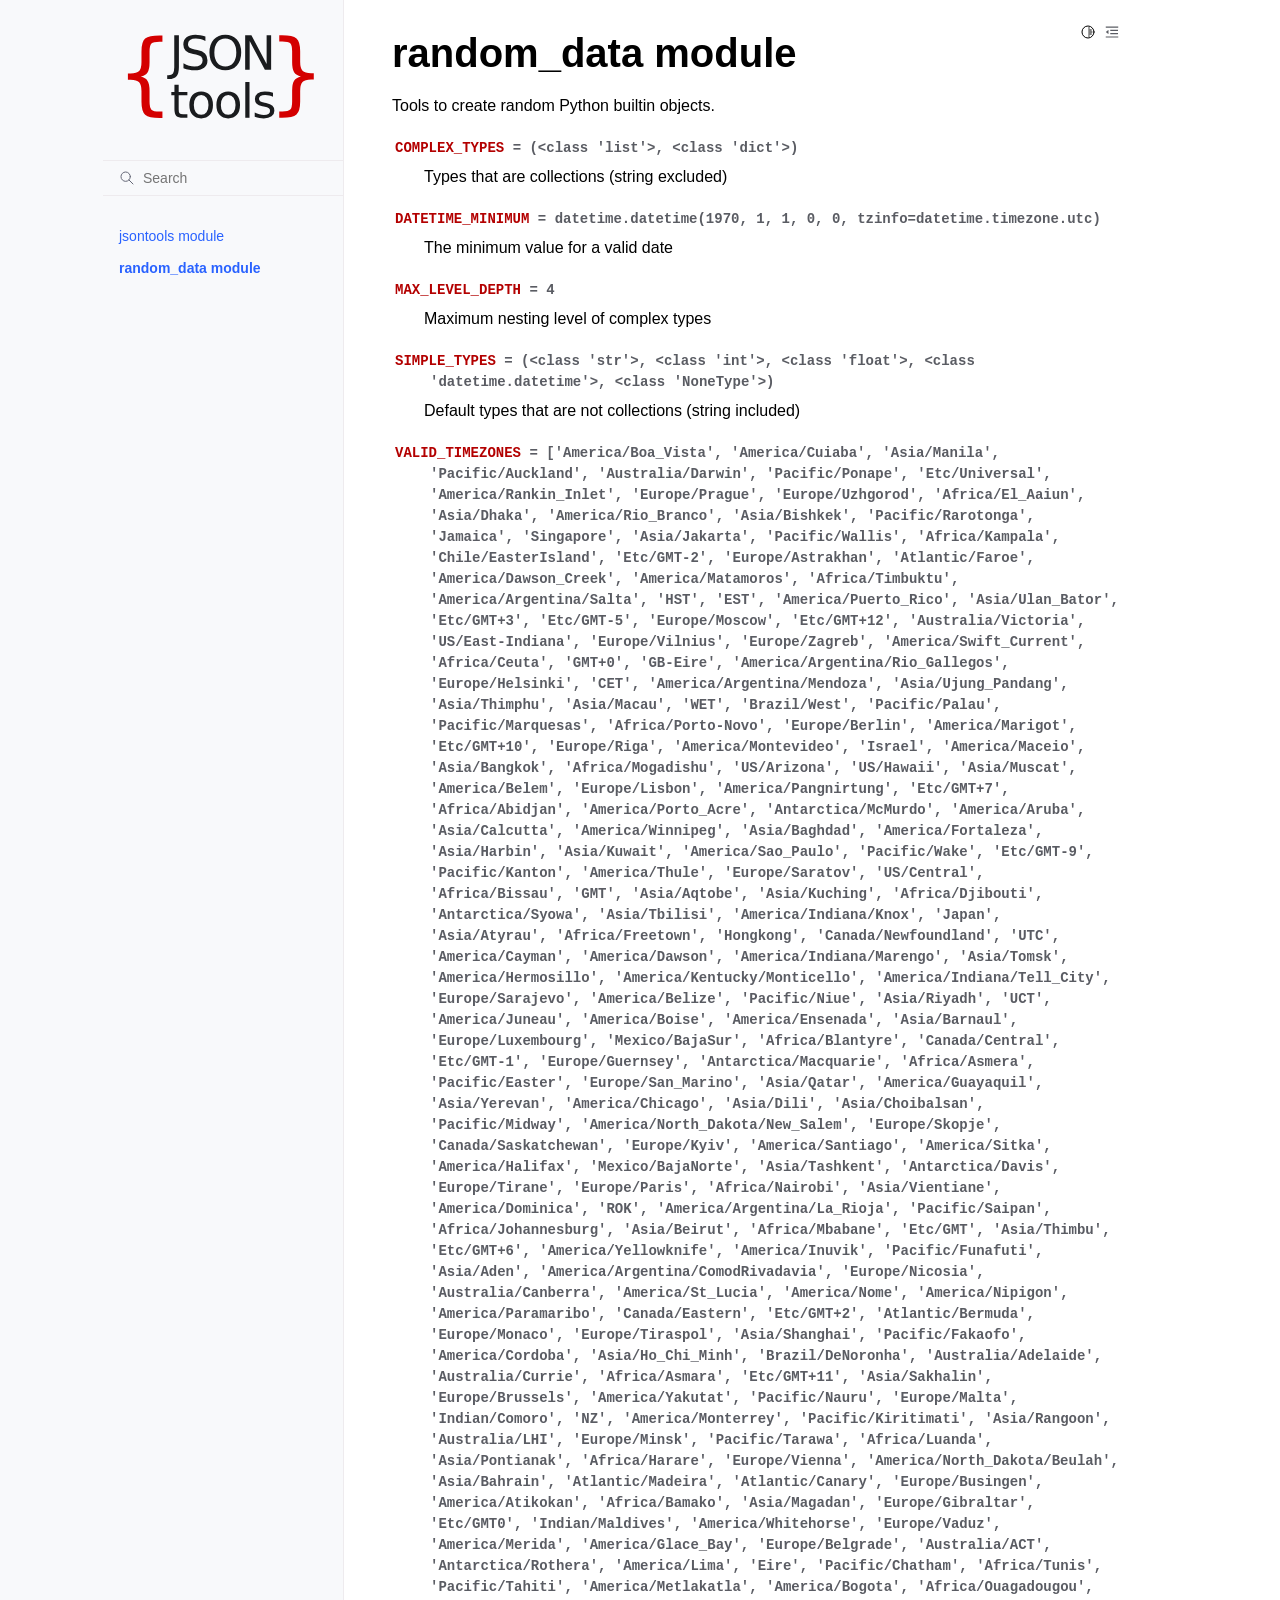
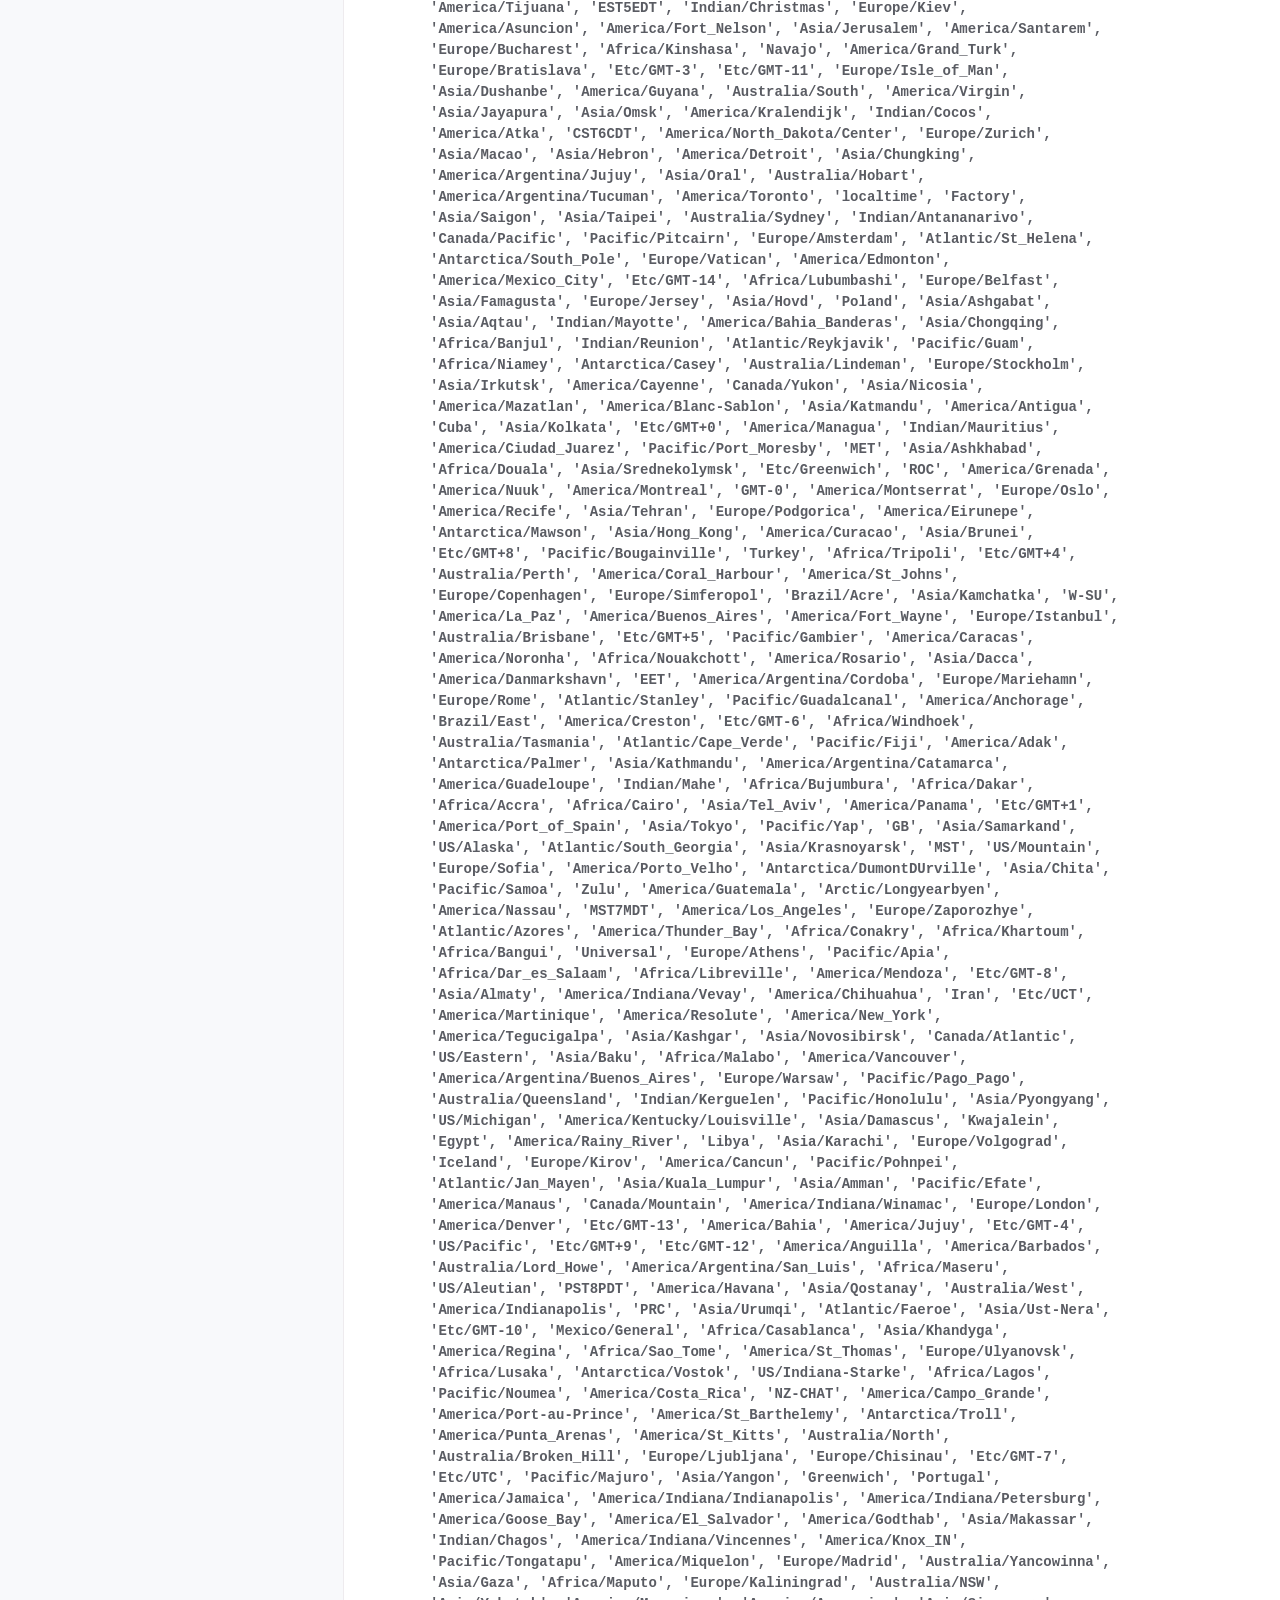
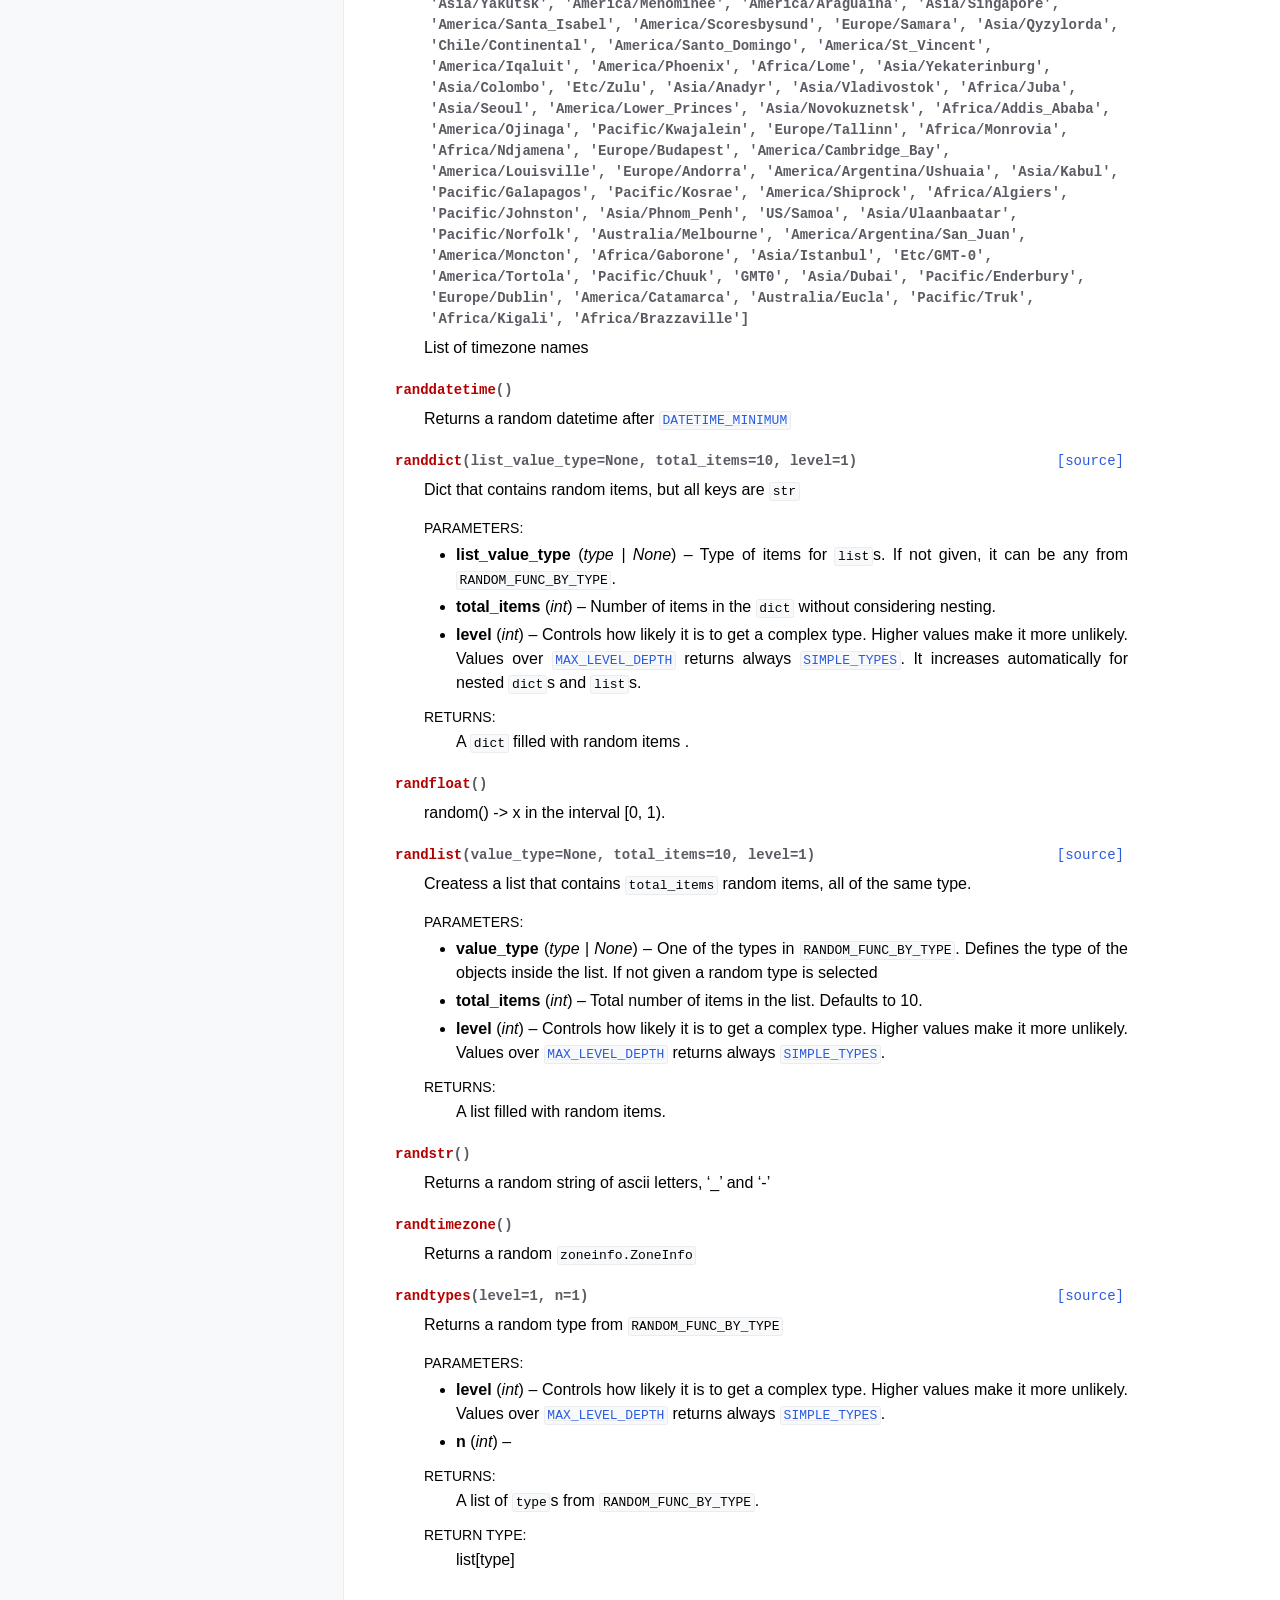
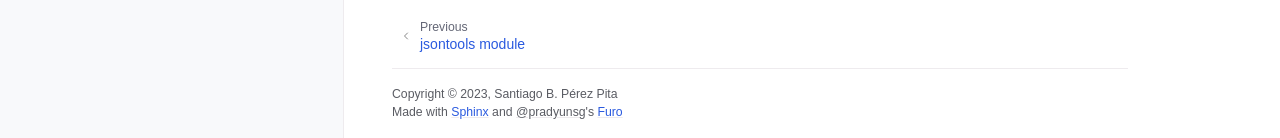
<file: docs/src/random_data.html>
<!doctype html>
<html class="no-js" lang="en" data-content_root="../">
  <head><meta charset="utf-8"/>
    <meta name="viewport" content="width=device-width,initial-scale=1"/>
    <meta name="color-scheme" content="light dark"><meta name="viewport" content="width=device-width, initial-scale=1" />
<link rel="index" title="Index" href="../genindex.html" /><link rel="search" title="Search" href="../search.html" /><link rel="prev" title="jsontools module" href="jsontools.html" />

    <link rel="shortcut icon" href="../_static/jsontools-icon.ico"/><!-- Generated with Sphinx 7.2.6 and Furo 2023.09.10 -->
        <title>random_data module</title>
      <link rel="stylesheet" type="text/css" href="../_static/pygments.css?v=649a27d8" />
    <link rel="stylesheet" type="text/css" href="../_static/styles/furo.css?v=135e06be" />
    <link rel="stylesheet" type="text/css" href="../_static/styles/furo-extensions.css?v=36a5483c" />
    <link rel="stylesheet" type="text/css" href="../_static/css/custom.css?v=da8a7cb0" />




<style>
  body {
    --color-code-background: #f0f0f0;
  --color-code-foreground: black;

  }
  @media not print {
    body[data-theme="dark"] {
      --color-code-background: #202020;
  --color-code-foreground: #d0d0d0;

    }
    @media (prefers-color-scheme: dark) {
      body:not([data-theme="light"]) {
        --color-code-background: #202020;
  --color-code-foreground: #d0d0d0;

      }
    }
  }
</style></head>
  <body>

    <script>
      document.body.dataset.theme = localStorage.getItem("theme") || "auto";
    </script>


<svg xmlns="http://www.w3.org/2000/svg" style="display: none;">
  <symbol id="svg-toc" viewBox="0 0 24 24">
    <title>Contents</title>
    <svg stroke="currentColor" fill="currentColor" stroke-width="0" viewBox="0 0 1024 1024">
      <path d="M408 442h480c4.4 0 8-3.6 8-8v-56c0-4.4-3.6-8-8-8H408c-4.4 0-8 3.6-8 8v56c0 4.4 3.6 8 8 8zm-8 204c0 4.4 3.6 8 8 8h480c4.4 0 8-3.6 8-8v-56c0-4.4-3.6-8-8-8H408c-4.4 0-8 3.6-8 8v56zm504-486H120c-4.4 0-8 3.6-8 8v56c0 4.4 3.6 8 8 8h784c4.4 0 8-3.6 8-8v-56c0-4.4-3.6-8-8-8zm0 632H120c-4.4 0-8 3.6-8 8v56c0 4.4 3.6 8 8 8h784c4.4 0 8-3.6 8-8v-56c0-4.4-3.6-8-8-8zM115.4 518.9L271.7 642c5.8 4.6 14.4.5 14.4-6.9V388.9c0-7.4-8.5-11.5-14.4-6.9L115.4 505.1a8.74 8.74 0 0 0 0 13.8z"/>
    </svg>
  </symbol>
  <symbol id="svg-menu" viewBox="0 0 24 24">
    <title>Menu</title>
    <svg xmlns="http://www.w3.org/2000/svg" viewBox="0 0 24 24" fill="none" stroke="currentColor"
      stroke-width="2" stroke-linecap="round" stroke-linejoin="round" class="feather-menu">
      <line x1="3" y1="12" x2="21" y2="12"></line>
      <line x1="3" y1="6" x2="21" y2="6"></line>
      <line x1="3" y1="18" x2="21" y2="18"></line>
    </svg>
  </symbol>
  <symbol id="svg-arrow-right" viewBox="0 0 24 24">
    <title>Expand</title>
    <svg xmlns="http://www.w3.org/2000/svg" viewBox="0 0 24 24" fill="none" stroke="currentColor"
      stroke-width="2" stroke-linecap="round" stroke-linejoin="round" class="feather-chevron-right">
      <polyline points="9 18 15 12 9 6"></polyline>
    </svg>
  </symbol>
  <symbol id="svg-sun" viewBox="0 0 24 24">
    <title>Light mode</title>
    <svg xmlns="http://www.w3.org/2000/svg" viewBox="0 0 24 24" fill="none" stroke="currentColor"
      stroke-width="1.5" stroke-linecap="round" stroke-linejoin="round" class="feather-sun">
      <circle cx="12" cy="12" r="5"></circle>
      <line x1="12" y1="1" x2="12" y2="3"></line>
      <line x1="12" y1="21" x2="12" y2="23"></line>
      <line x1="4.22" y1="4.22" x2="5.64" y2="5.64"></line>
      <line x1="18.36" y1="18.36" x2="19.78" y2="19.78"></line>
      <line x1="1" y1="12" x2="3" y2="12"></line>
      <line x1="21" y1="12" x2="23" y2="12"></line>
      <line x1="4.22" y1="19.78" x2="5.64" y2="18.36"></line>
      <line x1="18.36" y1="5.64" x2="19.78" y2="4.22"></line>
    </svg>
  </symbol>
  <symbol id="svg-moon" viewBox="0 0 24 24">
    <title>Dark mode</title>
    <svg xmlns="http://www.w3.org/2000/svg" viewBox="0 0 24 24" fill="none" stroke="currentColor"
      stroke-width="1.5" stroke-linecap="round" stroke-linejoin="round" class="icon-tabler-moon">
      <path stroke="none" d="M0 0h24v24H0z" fill="none" />
      <path d="M12 3c.132 0 .263 0 .393 0a7.5 7.5 0 0 0 7.92 12.446a9 9 0 1 1 -8.313 -12.454z" />
    </svg>
  </symbol>
  <symbol id="svg-sun-half" viewBox="0 0 24 24">
    <title>Auto light/dark mode</title>
    <svg xmlns="http://www.w3.org/2000/svg" viewBox="0 0 24 24" fill="none" stroke="currentColor"
      stroke-width="1.5" stroke-linecap="round" stroke-linejoin="round" class="icon-tabler-shadow">
      <path stroke="none" d="M0 0h24v24H0z" fill="none"/>
      <circle cx="12" cy="12" r="9" />
      <path d="M13 12h5" />
      <path d="M13 15h4" />
      <path d="M13 18h1" />
      <path d="M13 9h4" />
      <path d="M13 6h1" />
    </svg>
  </symbol>
</svg>

<input type="checkbox" class="sidebar-toggle" name="__navigation" id="__navigation">
<input type="checkbox" class="sidebar-toggle" name="__toc" id="__toc">
<label class="overlay sidebar-overlay" for="__navigation">
  <div class="visually-hidden">Hide navigation sidebar</div>
</label>
<label class="overlay toc-overlay" for="__toc">
  <div class="visually-hidden">Hide table of contents sidebar</div>
</label>



<div class="page">
  <header class="mobile-header">
    <div class="header-left">
      <label class="nav-overlay-icon" for="__navigation">
        <div class="visually-hidden">Toggle site navigation sidebar</div>
        <i class="icon"><svg><use href="#svg-menu"></use></svg></i>
      </label>
    </div>
    <div class="header-center">
      <a href="../index.html"><div class="brand">JSONtools</div></a>
    </div>
    <div class="header-right">
      <div class="theme-toggle-container theme-toggle-header">
        <button class="theme-toggle">
          <div class="visually-hidden">Toggle Light / Dark / Auto color theme</div>
          <svg class="theme-icon-when-auto"><use href="#svg-sun-half"></use></svg>
          <svg class="theme-icon-when-dark"><use href="#svg-moon"></use></svg>
          <svg class="theme-icon-when-light"><use href="#svg-sun"></use></svg>
        </button>
      </div>
      <label class="toc-overlay-icon toc-header-icon" for="__toc">
        <div class="visually-hidden">Toggle table of contents sidebar</div>
        <i class="icon"><svg><use href="#svg-toc"></use></svg></i>
      </label>
    </div>
  </header>
  <aside class="sidebar-drawer">
    <div class="sidebar-container">

      <div class="sidebar-sticky"><a class="sidebar-brand" href="../index.html">

  <div class="sidebar-logo-container">
    <img class="sidebar-logo" src="../_static/jsontools-logo.svg" alt="Logo"/>
  </div>

  <span class="sidebar-brand-text">JSONtools</span>

</a><form class="sidebar-search-container" method="get" action="../search.html" role="search">
  <input class="sidebar-search" placeholder="Search" name="q" aria-label="Search">
  <input type="hidden" name="check_keywords" value="yes">
  <input type="hidden" name="area" value="default">
</form>
<div id="searchbox"></div><div class="sidebar-scroll"><div class="sidebar-tree">
  <ul class="current">
<li class="toctree-l1"><a class="reference internal" href="jsontools.html">jsontools module</a></li>
<li class="toctree-l1 current current-page"><a class="current reference internal" href="#">random_data module</a></li>
</ul>

</div>
</div>

      </div>

    </div>
  </aside>
  <div class="main">
    <div class="content">
      <div class="article-container">
        <a href="#" class="back-to-top muted-link">
          <svg xmlns="http://www.w3.org/2000/svg" viewBox="0 0 24 24">
            <path d="M13 20h-2V8l-5.5 5.5-1.42-1.42L12 4.16l7.92 7.92-1.42 1.42L13 8v12z"></path>
          </svg>
          <span>Back to top</span>
        </a>
        <div class="content-icon-container">

<div class="theme-toggle-container theme-toggle-content">
            <button class="theme-toggle">
              <div class="visually-hidden">Toggle Light / Dark / Auto color theme</div>
              <svg class="theme-icon-when-auto"><use href="#svg-sun-half"></use></svg>
              <svg class="theme-icon-when-dark"><use href="#svg-moon"></use></svg>
              <svg class="theme-icon-when-light"><use href="#svg-sun"></use></svg>
            </button>
          </div>
          <label class="toc-overlay-icon toc-content-icon" for="__toc">
            <div class="visually-hidden">Toggle table of contents sidebar</div>
            <i class="icon"><svg><use href="#svg-toc"></use></svg></i>
          </label>
        </div>
        <article role="main">
          <section id="module-random_data">
<span id="random-data-module"></span><h1>random_data module<a class="headerlink" href="#module-random_data" title="Link to this heading">#</a></h1>
<p>Tools to create random Python builtin objects.</p>
<dl class="py data">
<dt class="sig sig-object py" id="random_data.COMPLEX_TYPES">
<span class="sig-name descname"><span class="pre">COMPLEX_TYPES</span></span><em class="property"><span class="w"> </span><span class="p"><span class="pre">=</span></span><span class="w"> </span><span class="pre">(&lt;class</span> <span class="pre">'list'&gt;,</span> <span class="pre">&lt;class</span> <span class="pre">'dict'&gt;)</span></em><a class="headerlink" href="#random_data.COMPLEX_TYPES" title="Link to this definition">#</a></dt>
<dd><p>Types that are collections (string excluded)</p>
</dd></dl>

<dl class="py data">
<dt class="sig sig-object py" id="random_data.DATETIME_MINIMUM">
<span class="sig-name descname"><span class="pre">DATETIME_MINIMUM</span></span><em class="property"><span class="w"> </span><span class="p"><span class="pre">=</span></span><span class="w"> </span><span class="pre">datetime.datetime(1970,</span> <span class="pre">1,</span> <span class="pre">1,</span> <span class="pre">0,</span> <span class="pre">0,</span> <span class="pre">tzinfo=datetime.timezone.utc)</span></em><a class="headerlink" href="#random_data.DATETIME_MINIMUM" title="Link to this definition">#</a></dt>
<dd><p>The minimum value for a valid date</p>
</dd></dl>

<dl class="py data">
<dt class="sig sig-object py" id="random_data.MAX_LEVEL_DEPTH">
<span class="sig-name descname"><span class="pre">MAX_LEVEL_DEPTH</span></span><em class="property"><span class="w"> </span><span class="p"><span class="pre">=</span></span><span class="w"> </span><span class="pre">4</span></em><a class="headerlink" href="#random_data.MAX_LEVEL_DEPTH" title="Link to this definition">#</a></dt>
<dd><p>Maximum nesting level of complex types</p>
</dd></dl>

<dl class="py data">
<dt class="sig sig-object py" id="random_data.SIMPLE_TYPES">
<span class="sig-name descname"><span class="pre">SIMPLE_TYPES</span></span><em class="property"><span class="w"> </span><span class="p"><span class="pre">=</span></span><span class="w"> </span><span class="pre">(&lt;class</span> <span class="pre">'str'&gt;,</span> <span class="pre">&lt;class</span> <span class="pre">'int'&gt;,</span> <span class="pre">&lt;class</span> <span class="pre">'float'&gt;,</span> <span class="pre">&lt;class</span> <span class="pre">'datetime.datetime'&gt;,</span> <span class="pre">&lt;class</span> <span class="pre">'NoneType'&gt;)</span></em><a class="headerlink" href="#random_data.SIMPLE_TYPES" title="Link to this definition">#</a></dt>
<dd><p>Default types that are not collections (string included)</p>
</dd></dl>

<dl class="py data">
<dt class="sig sig-object py" id="random_data.VALID_TIMEZONES">
<span class="sig-name descname"><span class="pre">VALID_TIMEZONES</span></span><em class="property"><span class="w"> </span><span class="p"><span class="pre">=</span></span><span class="w"> </span><span class="pre">['America/Boa_Vista',</span> <span class="pre">'America/Cuiaba',</span> <span class="pre">'Asia/Manila',</span> <span class="pre">'Pacific/Auckland',</span> <span class="pre">'Australia/Darwin',</span> <span class="pre">'Pacific/Ponape',</span> <span class="pre">'Etc/Universal',</span> <span class="pre">'America/Rankin_Inlet',</span> <span class="pre">'Europe/Prague',</span> <span class="pre">'Europe/Uzhgorod',</span> <span class="pre">'Africa/El_Aaiun',</span> <span class="pre">'Asia/Dhaka',</span> <span class="pre">'America/Rio_Branco',</span> <span class="pre">'Asia/Bishkek',</span> <span class="pre">'Pacific/Rarotonga',</span> <span class="pre">'Jamaica',</span> <span class="pre">'Singapore',</span> <span class="pre">'Asia/Jakarta',</span> <span class="pre">'Pacific/Wallis',</span> <span class="pre">'Africa/Kampala',</span> <span class="pre">'Chile/EasterIsland',</span> <span class="pre">'Etc/GMT-2',</span> <span class="pre">'Europe/Astrakhan',</span> <span class="pre">'Atlantic/Faroe',</span> <span class="pre">'America/Dawson_Creek',</span> <span class="pre">'America/Matamoros',</span> <span class="pre">'Africa/Timbuktu',</span> <span class="pre">'America/Argentina/Salta',</span> <span class="pre">'HST',</span> <span class="pre">'EST',</span> <span class="pre">'America/Puerto_Rico',</span> <span class="pre">'Asia/Ulan_Bator',</span> <span class="pre">'Etc/GMT+3',</span> <span class="pre">'Etc/GMT-5',</span> <span class="pre">'Europe/Moscow',</span> <span class="pre">'Etc/GMT+12',</span> <span class="pre">'Australia/Victoria',</span> <span class="pre">'US/East-Indiana',</span> <span class="pre">'Europe/Vilnius',</span> <span class="pre">'Europe/Zagreb',</span> <span class="pre">'America/Swift_Current',</span> <span class="pre">'Africa/Ceuta',</span> <span class="pre">'GMT+0',</span> <span class="pre">'GB-Eire',</span> <span class="pre">'America/Argentina/Rio_Gallegos',</span> <span class="pre">'Europe/Helsinki',</span> <span class="pre">'CET',</span> <span class="pre">'America/Argentina/Mendoza',</span> <span class="pre">'Asia/Ujung_Pandang',</span> <span class="pre">'Asia/Thimphu',</span> <span class="pre">'Asia/Macau',</span> <span class="pre">'WET',</span> <span class="pre">'Brazil/West',</span> <span class="pre">'Pacific/Palau',</span> <span class="pre">'Pacific/Marquesas',</span> <span class="pre">'Africa/Porto-Novo',</span> <span class="pre">'Europe/Berlin',</span> <span class="pre">'America/Marigot',</span> <span class="pre">'Etc/GMT+10',</span> <span class="pre">'Europe/Riga',</span> <span class="pre">'America/Montevideo',</span> <span class="pre">'Israel',</span> <span class="pre">'America/Maceio',</span> <span class="pre">'Asia/Bangkok',</span> <span class="pre">'Africa/Mogadishu',</span> <span class="pre">'US/Arizona',</span> <span class="pre">'US/Hawaii',</span> <span class="pre">'Asia/Muscat',</span> <span class="pre">'America/Belem',</span> <span class="pre">'Europe/Lisbon',</span> <span class="pre">'America/Pangnirtung',</span> <span class="pre">'Etc/GMT+7',</span> <span class="pre">'Africa/Abidjan',</span> <span class="pre">'America/Porto_Acre',</span> <span class="pre">'Antarctica/McMurdo',</span> <span class="pre">'America/Aruba',</span> <span class="pre">'Asia/Calcutta',</span> <span class="pre">'America/Winnipeg',</span> <span class="pre">'Asia/Baghdad',</span> <span class="pre">'America/Fortaleza',</span> <span class="pre">'Asia/Harbin',</span> <span class="pre">'Asia/Kuwait',</span> <span class="pre">'America/Sao_Paulo',</span> <span class="pre">'Pacific/Wake',</span> <span class="pre">'Etc/GMT-9',</span> <span class="pre">'Pacific/Kanton',</span> <span class="pre">'America/Thule',</span> <span class="pre">'Europe/Saratov',</span> <span class="pre">'US/Central',</span> <span class="pre">'Africa/Bissau',</span> <span class="pre">'GMT',</span> <span class="pre">'Asia/Aqtobe',</span> <span class="pre">'Asia/Kuching',</span> <span class="pre">'Africa/Djibouti',</span> <span class="pre">'Antarctica/Syowa',</span> <span class="pre">'Asia/Tbilisi',</span> <span class="pre">'America/Indiana/Knox',</span> <span class="pre">'Japan',</span> <span class="pre">'Asia/Atyrau',</span> <span class="pre">'Africa/Freetown',</span> <span class="pre">'Hongkong',</span> <span class="pre">'Canada/Newfoundland',</span> <span class="pre">'UTC',</span> <span class="pre">'America/Cayman',</span> <span class="pre">'America/Dawson',</span> <span class="pre">'America/Indiana/Marengo',</span> <span class="pre">'Asia/Tomsk',</span> <span class="pre">'America/Hermosillo',</span> <span class="pre">'America/Kentucky/Monticello',</span> <span class="pre">'America/Indiana/Tell_City',</span> <span class="pre">'Europe/Sarajevo',</span> <span class="pre">'America/Belize',</span> <span class="pre">'Pacific/Niue',</span> <span class="pre">'Asia/Riyadh',</span> <span class="pre">'UCT',</span> <span class="pre">'America/Juneau',</span> <span class="pre">'America/Boise',</span> <span class="pre">'America/Ensenada',</span> <span class="pre">'Asia/Barnaul',</span> <span class="pre">'Europe/Luxembourg',</span> <span class="pre">'Mexico/BajaSur',</span> <span class="pre">'Africa/Blantyre',</span> <span class="pre">'Canada/Central',</span> <span class="pre">'Etc/GMT-1',</span> <span class="pre">'Europe/Guernsey',</span> <span class="pre">'Antarctica/Macquarie',</span> <span class="pre">'Africa/Asmera',</span> <span class="pre">'Pacific/Easter',</span> <span class="pre">'Europe/San_Marino',</span> <span class="pre">'Asia/Qatar',</span> <span class="pre">'America/Guayaquil',</span> <span class="pre">'Asia/Yerevan',</span> <span class="pre">'America/Chicago',</span> <span class="pre">'Asia/Dili',</span> <span class="pre">'Asia/Choibalsan',</span> <span class="pre">'Pacific/Midway',</span> <span class="pre">'America/North_Dakota/New_Salem',</span> <span class="pre">'Europe/Skopje',</span> <span class="pre">'Canada/Saskatchewan',</span> <span class="pre">'Europe/Kyiv',</span> <span class="pre">'America/Santiago',</span> <span class="pre">'America/Sitka',</span> <span class="pre">'America/Halifax',</span> <span class="pre">'Mexico/BajaNorte',</span> <span class="pre">'Asia/Tashkent',</span> <span class="pre">'Antarctica/Davis',</span> <span class="pre">'Europe/Tirane',</span> <span class="pre">'Europe/Paris',</span> <span class="pre">'Africa/Nairobi',</span> <span class="pre">'Asia/Vientiane',</span> <span class="pre">'America/Dominica',</span> <span class="pre">'ROK',</span> <span class="pre">'America/Argentina/La_Rioja',</span> <span class="pre">'Pacific/Saipan',</span> <span class="pre">'Africa/Johannesburg',</span> <span class="pre">'Asia/Beirut',</span> <span class="pre">'Africa/Mbabane',</span> <span class="pre">'Etc/GMT',</span> <span class="pre">'Asia/Thimbu',</span> <span class="pre">'Etc/GMT+6',</span> <span class="pre">'America/Yellowknife',</span> <span class="pre">'America/Inuvik',</span> <span class="pre">'Pacific/Funafuti',</span> <span class="pre">'Asia/Aden',</span> <span class="pre">'America/Argentina/ComodRivadavia',</span> <span class="pre">'Europe/Nicosia',</span> <span class="pre">'Australia/Canberra',</span> <span class="pre">'America/St_Lucia',</span> <span class="pre">'America/Nome',</span> <span class="pre">'America/Nipigon',</span> <span class="pre">'America/Paramaribo',</span> <span class="pre">'Canada/Eastern',</span> <span class="pre">'Etc/GMT+2',</span> <span class="pre">'Atlantic/Bermuda',</span> <span class="pre">'Europe/Monaco',</span> <span class="pre">'Europe/Tiraspol',</span> <span class="pre">'Asia/Shanghai',</span> <span class="pre">'Pacific/Fakaofo',</span> <span class="pre">'America/Cordoba',</span> <span class="pre">'Asia/Ho_Chi_Minh',</span> <span class="pre">'Brazil/DeNoronha',</span> <span class="pre">'Australia/Adelaide',</span> <span class="pre">'Australia/Currie',</span> <span class="pre">'Africa/Asmara',</span> <span class="pre">'Etc/GMT+11',</span> <span class="pre">'Asia/Sakhalin',</span> <span class="pre">'Europe/Brussels',</span> <span class="pre">'America/Yakutat',</span> <span class="pre">'Pacific/Nauru',</span> <span class="pre">'Europe/Malta',</span> <span class="pre">'Indian/Comoro',</span> <span class="pre">'NZ',</span> <span class="pre">'America/Monterrey',</span> <span class="pre">'Pacific/Kiritimati',</span> <span class="pre">'Asia/Rangoon',</span> <span class="pre">'Australia/LHI',</span> <span class="pre">'Europe/Minsk',</span> <span class="pre">'Pacific/Tarawa',</span> <span class="pre">'Africa/Luanda',</span> <span class="pre">'Asia/Pontianak',</span> <span class="pre">'Africa/Harare',</span> <span class="pre">'Europe/Vienna',</span> <span class="pre">'America/North_Dakota/Beulah',</span> <span class="pre">'Asia/Bahrain',</span> <span class="pre">'Atlantic/Madeira',</span> <span class="pre">'Atlantic/Canary',</span> <span class="pre">'Europe/Busingen',</span> <span class="pre">'America/Atikokan',</span> <span class="pre">'Africa/Bamako',</span> <span class="pre">'Asia/Magadan',</span> <span class="pre">'Europe/Gibraltar',</span> <span class="pre">'Etc/GMT0',</span> <span class="pre">'Indian/Maldives',</span> <span class="pre">'America/Whitehorse',</span> <span class="pre">'Europe/Vaduz',</span> <span class="pre">'America/Merida',</span> <span class="pre">'America/Glace_Bay',</span> <span class="pre">'Europe/Belgrade',</span> <span class="pre">'Australia/ACT',</span> <span class="pre">'Antarctica/Rothera',</span> <span class="pre">'America/Lima',</span> <span class="pre">'Eire',</span> <span class="pre">'Pacific/Chatham',</span> <span class="pre">'Africa/Tunis',</span> <span class="pre">'Pacific/Tahiti',</span> <span class="pre">'America/Metlakatla',</span> <span class="pre">'America/Bogota',</span> <span class="pre">'Africa/Ouagadougou',</span> <span class="pre">'America/Tijuana',</span> <span class="pre">'EST5EDT',</span> <span class="pre">'Indian/Christmas',</span> <span class="pre">'Europe/Kiev',</span> <span class="pre">'America/Asuncion',</span> <span class="pre">'America/Fort_Nelson',</span> <span class="pre">'Asia/Jerusalem',</span> <span class="pre">'America/Santarem',</span> <span class="pre">'Europe/Bucharest',</span> <span class="pre">'Africa/Kinshasa',</span> <span class="pre">'Navajo',</span> <span class="pre">'America/Grand_Turk',</span> <span class="pre">'Europe/Bratislava',</span> <span class="pre">'Etc/GMT-3',</span> <span class="pre">'Etc/GMT-11',</span> <span class="pre">'Europe/Isle_of_Man',</span> <span class="pre">'Asia/Dushanbe',</span> <span class="pre">'America/Guyana',</span> <span class="pre">'Australia/South',</span> <span class="pre">'America/Virgin',</span> <span class="pre">'Asia/Jayapura',</span> <span class="pre">'Asia/Omsk',</span> <span class="pre">'America/Kralendijk',</span> <span class="pre">'Indian/Cocos',</span> <span class="pre">'America/Atka',</span> <span class="pre">'CST6CDT',</span> <span class="pre">'America/North_Dakota/Center',</span> <span class="pre">'Europe/Zurich',</span> <span class="pre">'Asia/Macao',</span> <span class="pre">'Asia/Hebron',</span> <span class="pre">'America/Detroit',</span> <span class="pre">'Asia/Chungking',</span> <span class="pre">'America/Argentina/Jujuy',</span> <span class="pre">'Asia/Oral',</span> <span class="pre">'Australia/Hobart',</span> <span class="pre">'America/Argentina/Tucuman',</span> <span class="pre">'America/Toronto',</span> <span class="pre">'localtime',</span> <span class="pre">'Factory',</span> <span class="pre">'Asia/Saigon',</span> <span class="pre">'Asia/Taipei',</span> <span class="pre">'Australia/Sydney',</span> <span class="pre">'Indian/Antananarivo',</span> <span class="pre">'Canada/Pacific',</span> <span class="pre">'Pacific/Pitcairn',</span> <span class="pre">'Europe/Amsterdam',</span> <span class="pre">'Atlantic/St_Helena',</span> <span class="pre">'Antarctica/South_Pole',</span> <span class="pre">'Europe/Vatican',</span> <span class="pre">'America/Edmonton',</span> <span class="pre">'America/Mexico_City',</span> <span class="pre">'Etc/GMT-14',</span> <span class="pre">'Africa/Lubumbashi',</span> <span class="pre">'Europe/Belfast',</span> <span class="pre">'Asia/Famagusta',</span> <span class="pre">'Europe/Jersey',</span> <span class="pre">'Asia/Hovd',</span> <span class="pre">'Poland',</span> <span class="pre">'Asia/Ashgabat',</span> <span class="pre">'Asia/Aqtau',</span> <span class="pre">'Indian/Mayotte',</span> <span class="pre">'America/Bahia_Banderas',</span> <span class="pre">'Asia/Chongqing',</span> <span class="pre">'Africa/Banjul',</span> <span class="pre">'Indian/Reunion',</span> <span class="pre">'Atlantic/Reykjavik',</span> <span class="pre">'Pacific/Guam',</span> <span class="pre">'Africa/Niamey',</span> <span class="pre">'Antarctica/Casey',</span> <span class="pre">'Australia/Lindeman',</span> <span class="pre">'Europe/Stockholm',</span> <span class="pre">'Asia/Irkutsk',</span> <span class="pre">'America/Cayenne',</span> <span class="pre">'Canada/Yukon',</span> <span class="pre">'Asia/Nicosia',</span> <span class="pre">'America/Mazatlan',</span> <span class="pre">'America/Blanc-Sablon',</span> <span class="pre">'Asia/Katmandu',</span> <span class="pre">'America/Antigua',</span> <span class="pre">'Cuba',</span> <span class="pre">'Asia/Kolkata',</span> <span class="pre">'Etc/GMT+0',</span> <span class="pre">'America/Managua',</span> <span class="pre">'Indian/Mauritius',</span> <span class="pre">'America/Ciudad_Juarez',</span> <span class="pre">'Pacific/Port_Moresby',</span> <span class="pre">'MET',</span> <span class="pre">'Asia/Ashkhabad',</span> <span class="pre">'Africa/Douala',</span> <span class="pre">'Asia/Srednekolymsk',</span> <span class="pre">'Etc/Greenwich',</span> <span class="pre">'ROC',</span> <span class="pre">'America/Grenada',</span> <span class="pre">'America/Nuuk',</span> <span class="pre">'America/Montreal',</span> <span class="pre">'GMT-0',</span> <span class="pre">'America/Montserrat',</span> <span class="pre">'Europe/Oslo',</span> <span class="pre">'America/Recife',</span> <span class="pre">'Asia/Tehran',</span> <span class="pre">'Europe/Podgorica',</span> <span class="pre">'America/Eirunepe',</span> <span class="pre">'Antarctica/Mawson',</span> <span class="pre">'Asia/Hong_Kong',</span> <span class="pre">'America/Curacao',</span> <span class="pre">'Asia/Brunei',</span> <span class="pre">'Etc/GMT+8',</span> <span class="pre">'Pacific/Bougainville',</span> <span class="pre">'Turkey',</span> <span class="pre">'Africa/Tripoli',</span> <span class="pre">'Etc/GMT+4',</span> <span class="pre">'Australia/Perth',</span> <span class="pre">'America/Coral_Harbour',</span> <span class="pre">'America/St_Johns',</span> <span class="pre">'Europe/Copenhagen',</span> <span class="pre">'Europe/Simferopol',</span> <span class="pre">'Brazil/Acre',</span> <span class="pre">'Asia/Kamchatka',</span> <span class="pre">'W-SU',</span> <span class="pre">'America/La_Paz',</span> <span class="pre">'America/Buenos_Aires',</span> <span class="pre">'America/Fort_Wayne',</span> <span class="pre">'Europe/Istanbul',</span> <span class="pre">'Australia/Brisbane',</span> <span class="pre">'Etc/GMT+5',</span> <span class="pre">'Pacific/Gambier',</span> <span class="pre">'America/Caracas',</span> <span class="pre">'America/Noronha',</span> <span class="pre">'Africa/Nouakchott',</span> <span class="pre">'America/Rosario',</span> <span class="pre">'Asia/Dacca',</span> <span class="pre">'America/Danmarkshavn',</span> <span class="pre">'EET',</span> <span class="pre">'America/Argentina/Cordoba',</span> <span class="pre">'Europe/Mariehamn',</span> <span class="pre">'Europe/Rome',</span> <span class="pre">'Atlantic/Stanley',</span> <span class="pre">'Pacific/Guadalcanal',</span> <span class="pre">'America/Anchorage',</span> <span class="pre">'Brazil/East',</span> <span class="pre">'America/Creston',</span> <span class="pre">'Etc/GMT-6',</span> <span class="pre">'Africa/Windhoek',</span> <span class="pre">'Australia/Tasmania',</span> <span class="pre">'Atlantic/Cape_Verde',</span> <span class="pre">'Pacific/Fiji',</span> <span class="pre">'America/Adak',</span> <span class="pre">'Antarctica/Palmer',</span> <span class="pre">'Asia/Kathmandu',</span> <span class="pre">'America/Argentina/Catamarca',</span> <span class="pre">'America/Guadeloupe',</span> <span class="pre">'Indian/Mahe',</span> <span class="pre">'Africa/Bujumbura',</span> <span class="pre">'Africa/Dakar',</span> <span class="pre">'Africa/Accra',</span> <span class="pre">'Africa/Cairo',</span> <span class="pre">'Asia/Tel_Aviv',</span> <span class="pre">'America/Panama',</span> <span class="pre">'Etc/GMT+1',</span> <span class="pre">'America/Port_of_Spain',</span> <span class="pre">'Asia/Tokyo',</span> <span class="pre">'Pacific/Yap',</span> <span class="pre">'GB',</span> <span class="pre">'Asia/Samarkand',</span> <span class="pre">'US/Alaska',</span> <span class="pre">'Atlantic/South_Georgia',</span> <span class="pre">'Asia/Krasnoyarsk',</span> <span class="pre">'MST',</span> <span class="pre">'US/Mountain',</span> <span class="pre">'Europe/Sofia',</span> <span class="pre">'America/Porto_Velho',</span> <span class="pre">'Antarctica/DumontDUrville',</span> <span class="pre">'Asia/Chita',</span> <span class="pre">'Pacific/Samoa',</span> <span class="pre">'Zulu',</span> <span class="pre">'America/Guatemala',</span> <span class="pre">'Arctic/Longyearbyen',</span> <span class="pre">'America/Nassau',</span> <span class="pre">'MST7MDT',</span> <span class="pre">'America/Los_Angeles',</span> <span class="pre">'Europe/Zaporozhye',</span> <span class="pre">'Atlantic/Azores',</span> <span class="pre">'America/Thunder_Bay',</span> <span class="pre">'Africa/Conakry',</span> <span class="pre">'Africa/Khartoum',</span> <span class="pre">'Africa/Bangui',</span> <span class="pre">'Universal',</span> <span class="pre">'Europe/Athens',</span> <span class="pre">'Pacific/Apia',</span> <span class="pre">'Africa/Dar_es_Salaam',</span> <span class="pre">'Africa/Libreville',</span> <span class="pre">'America/Mendoza',</span> <span class="pre">'Etc/GMT-8',</span> <span class="pre">'Asia/Almaty',</span> <span class="pre">'America/Indiana/Vevay',</span> <span class="pre">'America/Chihuahua',</span> <span class="pre">'Iran',</span> <span class="pre">'Etc/UCT',</span> <span class="pre">'America/Martinique',</span> <span class="pre">'America/Resolute',</span> <span class="pre">'America/New_York',</span> <span class="pre">'America/Tegucigalpa',</span> <span class="pre">'Asia/Kashgar',</span> <span class="pre">'Asia/Novosibirsk',</span> <span class="pre">'Canada/Atlantic',</span> <span class="pre">'US/Eastern',</span> <span class="pre">'Asia/Baku',</span> <span class="pre">'Africa/Malabo',</span> <span class="pre">'America/Vancouver',</span> <span class="pre">'America/Argentina/Buenos_Aires',</span> <span class="pre">'Europe/Warsaw',</span> <span class="pre">'Pacific/Pago_Pago',</span> <span class="pre">'Australia/Queensland',</span> <span class="pre">'Indian/Kerguelen',</span> <span class="pre">'Pacific/Honolulu',</span> <span class="pre">'Asia/Pyongyang',</span> <span class="pre">'US/Michigan',</span> <span class="pre">'America/Kentucky/Louisville',</span> <span class="pre">'Asia/Damascus',</span> <span class="pre">'Kwajalein',</span> <span class="pre">'Egypt',</span> <span class="pre">'America/Rainy_River',</span> <span class="pre">'Libya',</span> <span class="pre">'Asia/Karachi',</span> <span class="pre">'Europe/Volgograd',</span> <span class="pre">'Iceland',</span> <span class="pre">'Europe/Kirov',</span> <span class="pre">'America/Cancun',</span> <span class="pre">'Pacific/Pohnpei',</span> <span class="pre">'Atlantic/Jan_Mayen',</span> <span class="pre">'Asia/Kuala_Lumpur',</span> <span class="pre">'Asia/Amman',</span> <span class="pre">'Pacific/Efate',</span> <span class="pre">'America/Manaus',</span> <span class="pre">'Canada/Mountain',</span> <span class="pre">'America/Indiana/Winamac',</span> <span class="pre">'Europe/London',</span> <span class="pre">'America/Denver',</span> <span class="pre">'Etc/GMT-13',</span> <span class="pre">'America/Bahia',</span> <span class="pre">'America/Jujuy',</span> <span class="pre">'Etc/GMT-4',</span> <span class="pre">'US/Pacific',</span> <span class="pre">'Etc/GMT+9',</span> <span class="pre">'Etc/GMT-12',</span> <span class="pre">'America/Anguilla',</span> <span class="pre">'America/Barbados',</span> <span class="pre">'Australia/Lord_Howe',</span> <span class="pre">'America/Argentina/San_Luis',</span> <span class="pre">'Africa/Maseru',</span> <span class="pre">'US/Aleutian',</span> <span class="pre">'PST8PDT',</span> <span class="pre">'America/Havana',</span> <span class="pre">'Asia/Qostanay',</span> <span class="pre">'Australia/West',</span> <span class="pre">'America/Indianapolis',</span> <span class="pre">'PRC',</span> <span class="pre">'Asia/Urumqi',</span> <span class="pre">'Atlantic/Faeroe',</span> <span class="pre">'Asia/Ust-Nera',</span> <span class="pre">'Etc/GMT-10',</span> <span class="pre">'Mexico/General',</span> <span class="pre">'Africa/Casablanca',</span> <span class="pre">'Asia/Khandyga',</span> <span class="pre">'America/Regina',</span> <span class="pre">'Africa/Sao_Tome',</span> <span class="pre">'America/St_Thomas',</span> <span class="pre">'Europe/Ulyanovsk',</span> <span class="pre">'Africa/Lusaka',</span> <span class="pre">'Antarctica/Vostok',</span> <span class="pre">'US/Indiana-Starke',</span> <span class="pre">'Africa/Lagos',</span> <span class="pre">'Pacific/Noumea',</span> <span class="pre">'America/Costa_Rica',</span> <span class="pre">'NZ-CHAT',</span> <span class="pre">'America/Campo_Grande',</span> <span class="pre">'America/Port-au-Prince',</span> <span class="pre">'America/St_Barthelemy',</span> <span class="pre">'Antarctica/Troll',</span> <span class="pre">'America/Punta_Arenas',</span> <span class="pre">'America/St_Kitts',</span> <span class="pre">'Australia/North',</span> <span class="pre">'Australia/Broken_Hill',</span> <span class="pre">'Europe/Ljubljana',</span> <span class="pre">'Europe/Chisinau',</span> <span class="pre">'Etc/GMT-7',</span> <span class="pre">'Etc/UTC',</span> <span class="pre">'Pacific/Majuro',</span> <span class="pre">'Asia/Yangon',</span> <span class="pre">'Greenwich',</span> <span class="pre">'Portugal',</span> <span class="pre">'America/Jamaica',</span> <span class="pre">'America/Indiana/Indianapolis',</span> <span class="pre">'America/Indiana/Petersburg',</span> <span class="pre">'America/Goose_Bay',</span> <span class="pre">'America/El_Salvador',</span> <span class="pre">'America/Godthab',</span> <span class="pre">'Asia/Makassar',</span> <span class="pre">'Indian/Chagos',</span> <span class="pre">'America/Indiana/Vincennes',</span> <span class="pre">'America/Knox_IN',</span> <span class="pre">'Pacific/Tongatapu',</span> <span class="pre">'America/Miquelon',</span> <span class="pre">'Europe/Madrid',</span> <span class="pre">'Australia/Yancowinna',</span> <span class="pre">'Asia/Gaza',</span> <span class="pre">'Africa/Maputo',</span> <span class="pre">'Europe/Kaliningrad',</span> <span class="pre">'Australia/NSW',</span> <span class="pre">'Asia/Yakutsk',</span> <span class="pre">'America/Menominee',</span> <span class="pre">'America/Araguaina',</span> <span class="pre">'Asia/Singapore',</span> <span class="pre">'America/Santa_Isabel',</span> <span class="pre">'America/Scoresbysund',</span> <span class="pre">'Europe/Samara',</span> <span class="pre">'Asia/Qyzylorda',</span> <span class="pre">'Chile/Continental',</span> <span class="pre">'America/Santo_Domingo',</span> <span class="pre">'America/St_Vincent',</span> <span class="pre">'America/Iqaluit',</span> <span class="pre">'America/Phoenix',</span> <span class="pre">'Africa/Lome',</span> <span class="pre">'Asia/Yekaterinburg',</span> <span class="pre">'Asia/Colombo',</span> <span class="pre">'Etc/Zulu',</span> <span class="pre">'Asia/Anadyr',</span> <span class="pre">'Asia/Vladivostok',</span> <span class="pre">'Africa/Juba',</span> <span class="pre">'Asia/Seoul',</span> <span class="pre">'America/Lower_Princes',</span> <span class="pre">'Asia/Novokuznetsk',</span> <span class="pre">'Africa/Addis_Ababa',</span> <span class="pre">'America/Ojinaga',</span> <span class="pre">'Pacific/Kwajalein',</span> <span class="pre">'Europe/Tallinn',</span> <span class="pre">'Africa/Monrovia',</span> <span class="pre">'Africa/Ndjamena',</span> <span class="pre">'Europe/Budapest',</span> <span class="pre">'America/Cambridge_Bay',</span> <span class="pre">'America/Louisville',</span> <span class="pre">'Europe/Andorra',</span> <span class="pre">'America/Argentina/Ushuaia',</span> <span class="pre">'Asia/Kabul',</span> <span class="pre">'Pacific/Galapagos',</span> <span class="pre">'Pacific/Kosrae',</span> <span class="pre">'America/Shiprock',</span> <span class="pre">'Africa/Algiers',</span> <span class="pre">'Pacific/Johnston',</span> <span class="pre">'Asia/Phnom_Penh',</span> <span class="pre">'US/Samoa',</span> <span class="pre">'Asia/Ulaanbaatar',</span> <span class="pre">'Pacific/Norfolk',</span> <span class="pre">'Australia/Melbourne',</span> <span class="pre">'America/Argentina/San_Juan',</span> <span class="pre">'America/Moncton',</span> <span class="pre">'Africa/Gaborone',</span> <span class="pre">'Asia/Istanbul',</span> <span class="pre">'Etc/GMT-0',</span> <span class="pre">'America/Tortola',</span> <span class="pre">'Pacific/Chuuk',</span> <span class="pre">'GMT0',</span> <span class="pre">'Asia/Dubai',</span> <span class="pre">'Pacific/Enderbury',</span> <span class="pre">'Europe/Dublin',</span> <span class="pre">'America/Catamarca',</span> <span class="pre">'Australia/Eucla',</span> <span class="pre">'Pacific/Truk',</span> <span class="pre">'Africa/Kigali',</span> <span class="pre">'Africa/Brazzaville']</span></em><a class="headerlink" href="#random_data.VALID_TIMEZONES" title="Link to this definition">#</a></dt>
<dd><p>List of timezone names</p>
</dd></dl>

<dl class="py function">
<dt class="sig sig-object py" id="random_data.randdatetime">
<span class="sig-name descname"><span class="pre">randdatetime</span></span><span class="sig-paren">(</span><span class="sig-paren">)</span><a class="headerlink" href="#random_data.randdatetime" title="Link to this definition">#</a></dt>
<dd><p>Returns a random datetime after <a class="reference internal" href="#random_data.DATETIME_MINIMUM" title="random_data.DATETIME_MINIMUM"><code class="xref py py-class docutils literal notranslate"><span class="pre">DATETIME_MINIMUM</span></code></a></p>
</dd></dl>

<dl class="py function">
<dt class="sig sig-object py" id="random_data.randdict">
<span class="sig-name descname"><span class="pre">randdict</span></span><span class="sig-paren">(</span><em class="sig-param"><span class="n"><span class="pre">list_value_type</span></span><span class="o"><span class="pre">=</span></span><span class="default_value"><span class="pre">None</span></span></em>, <em class="sig-param"><span class="n"><span class="pre">total_items</span></span><span class="o"><span class="pre">=</span></span><span class="default_value"><span class="pre">10</span></span></em>, <em class="sig-param"><span class="n"><span class="pre">level</span></span><span class="o"><span class="pre">=</span></span><span class="default_value"><span class="pre">1</span></span></em><span class="sig-paren">)</span><a class="reference internal" href="../_modules/random_data.html#randdict"><span class="viewcode-link"><span class="pre">[source]</span></span></a><a class="headerlink" href="#random_data.randdict" title="Link to this definition">#</a></dt>
<dd><p>Dict that contains random items, but all keys are <code class="xref py py-class docutils literal notranslate"><span class="pre">str</span></code></p>
<dl class="field-list simple">
<dt class="field-odd">Parameters<span class="colon">:</span></dt>
<dd class="field-odd"><ul class="simple">
<li><p><strong>list_value_type</strong> (<em>type</em><em> | </em><em>None</em>) – Type of items for <code class="xref py py-class docutils literal notranslate"><span class="pre">list</span></code>s. If not given, it
can be any from <code class="xref py py-class docutils literal notranslate"><span class="pre">RANDOM_FUNC_BY_TYPE</span></code>.</p></li>
<li><p><strong>total_items</strong> (<em>int</em>) – Number of items in the <code class="xref py py-class docutils literal notranslate"><span class="pre">dict</span></code> without considering
nesting.</p></li>
<li><p><strong>level</strong> (<em>int</em>) – Controls how likely it is to get a complex type. Higher values
make it more unlikely. Values over <a class="reference internal" href="#random_data.MAX_LEVEL_DEPTH" title="random_data.MAX_LEVEL_DEPTH"><code class="xref py py-class docutils literal notranslate"><span class="pre">MAX_LEVEL_DEPTH</span></code></a> returns
always <a class="reference internal" href="#random_data.SIMPLE_TYPES" title="random_data.SIMPLE_TYPES"><code class="xref py py-class docutils literal notranslate"><span class="pre">SIMPLE_TYPES</span></code></a>. It increases automatically for nested
<code class="docutils literal notranslate"><span class="pre">dict</span></code>s and <code class="docutils literal notranslate"><span class="pre">list</span></code>s.</p></li>
</ul>
</dd>
<dt class="field-even">Returns<span class="colon">:</span></dt>
<dd class="field-even"><p>A <code class="docutils literal notranslate"><span class="pre">dict</span></code> filled with random items .</p>
</dd>
</dl>
</dd></dl>

<dl class="py function">
<dt class="sig sig-object py" id="random_data.randfloat">
<span class="sig-name descname"><span class="pre">randfloat</span></span><span class="sig-paren">(</span><span class="sig-paren">)</span><a class="headerlink" href="#random_data.randfloat" title="Link to this definition">#</a></dt>
<dd><p>random() -&gt; x in the interval [0, 1).</p>
</dd></dl>

<dl class="py function">
<dt class="sig sig-object py" id="random_data.randlist">
<span class="sig-name descname"><span class="pre">randlist</span></span><span class="sig-paren">(</span><em class="sig-param"><span class="n"><span class="pre">value_type</span></span><span class="o"><span class="pre">=</span></span><span class="default_value"><span class="pre">None</span></span></em>, <em class="sig-param"><span class="n"><span class="pre">total_items</span></span><span class="o"><span class="pre">=</span></span><span class="default_value"><span class="pre">10</span></span></em>, <em class="sig-param"><span class="n"><span class="pre">level</span></span><span class="o"><span class="pre">=</span></span><span class="default_value"><span class="pre">1</span></span></em><span class="sig-paren">)</span><a class="reference internal" href="../_modules/random_data.html#randlist"><span class="viewcode-link"><span class="pre">[source]</span></span></a><a class="headerlink" href="#random_data.randlist" title="Link to this definition">#</a></dt>
<dd><p>Createss a list that contains <code class="docutils literal notranslate"><span class="pre">total_items</span></code> random items, all of the same
type.</p>
<dl class="field-list simple">
<dt class="field-odd">Parameters<span class="colon">:</span></dt>
<dd class="field-odd"><ul class="simple">
<li><p><strong>value_type</strong> (<em>type</em><em> | </em><em>None</em>) – One of the types in <code class="xref py py-class docutils literal notranslate"><span class="pre">RANDOM_FUNC_BY_TYPE</span></code>. Defines
the type of the objects inside the list. If not given a random
type is selected</p></li>
<li><p><strong>total_items</strong> (<em>int</em>) – Total number of items in the list. Defaults to 10.</p></li>
<li><p><strong>level</strong> (<em>int</em>) – Controls how likely it is to get a complex type. Higher values
make it more unlikely. Values over <a class="reference internal" href="#random_data.MAX_LEVEL_DEPTH" title="random_data.MAX_LEVEL_DEPTH"><code class="xref py py-class docutils literal notranslate"><span class="pre">MAX_LEVEL_DEPTH</span></code></a> returns
always <a class="reference internal" href="#random_data.SIMPLE_TYPES" title="random_data.SIMPLE_TYPES"><code class="xref py py-class docutils literal notranslate"><span class="pre">SIMPLE_TYPES</span></code></a>.</p></li>
</ul>
</dd>
<dt class="field-even">Returns<span class="colon">:</span></dt>
<dd class="field-even"><p>A list filled with random items.</p>
</dd>
</dl>
</dd></dl>

<dl class="py function">
<dt class="sig sig-object py" id="random_data.randstr">
<span class="sig-name descname"><span class="pre">randstr</span></span><span class="sig-paren">(</span><span class="sig-paren">)</span><a class="headerlink" href="#random_data.randstr" title="Link to this definition">#</a></dt>
<dd><p>Returns a random string of ascii letters, ‘_’ and ‘-’</p>
</dd></dl>

<dl class="py function">
<dt class="sig sig-object py" id="random_data.randtimezone">
<span class="sig-name descname"><span class="pre">randtimezone</span></span><span class="sig-paren">(</span><span class="sig-paren">)</span><a class="headerlink" href="#random_data.randtimezone" title="Link to this definition">#</a></dt>
<dd><p>Returns a random <code class="xref py py-class docutils literal notranslate"><span class="pre">zoneinfo.ZoneInfo</span></code></p>
</dd></dl>

<dl class="py function">
<dt class="sig sig-object py" id="random_data.randtypes">
<span class="sig-name descname"><span class="pre">randtypes</span></span><span class="sig-paren">(</span><em class="sig-param"><span class="n"><span class="pre">level</span></span><span class="o"><span class="pre">=</span></span><span class="default_value"><span class="pre">1</span></span></em>, <em class="sig-param"><span class="n"><span class="pre">n</span></span><span class="o"><span class="pre">=</span></span><span class="default_value"><span class="pre">1</span></span></em><span class="sig-paren">)</span><a class="reference internal" href="../_modules/random_data.html#randtypes"><span class="viewcode-link"><span class="pre">[source]</span></span></a><a class="headerlink" href="#random_data.randtypes" title="Link to this definition">#</a></dt>
<dd><p>Returns a random type from <code class="xref py py-class docutils literal notranslate"><span class="pre">RANDOM_FUNC_BY_TYPE</span></code></p>
<dl class="field-list simple">
<dt class="field-odd">Parameters<span class="colon">:</span></dt>
<dd class="field-odd"><ul class="simple">
<li><p><strong>level</strong> (<em>int</em>) – Controls how likely it is to get a complex type. Higher values
make it more unlikely. Values over <a class="reference internal" href="#random_data.MAX_LEVEL_DEPTH" title="random_data.MAX_LEVEL_DEPTH"><code class="xref py py-class docutils literal notranslate"><span class="pre">MAX_LEVEL_DEPTH</span></code></a> returns
always <a class="reference internal" href="#random_data.SIMPLE_TYPES" title="random_data.SIMPLE_TYPES"><code class="xref py py-class docutils literal notranslate"><span class="pre">SIMPLE_TYPES</span></code></a>.</p></li>
<li><p><strong>n</strong> (<em>int</em>) – </p></li>
</ul>
</dd>
<dt class="field-even">Returns<span class="colon">:</span></dt>
<dd class="field-even"><p>A list of <code class="docutils literal notranslate"><span class="pre">type</span></code>s from <code class="xref py py-class docutils literal notranslate"><span class="pre">RANDOM_FUNC_BY_TYPE</span></code>.</p>
</dd>
<dt class="field-odd">Return type<span class="colon">:</span></dt>
<dd class="field-odd"><p>list[type]</p>
</dd>
</dl>
</dd></dl>

</section>

        </article>
      </div>
      <footer>

        <div class="related-pages">

          <a class="prev-page" href="jsontools.html">
              <svg class="furo-related-icon"><use href="#svg-arrow-right"></use></svg>
              <div class="page-info">
                <div class="context">
                  <span>Previous</span>
                </div>

                <div class="title">jsontools module</div>

              </div>
            </a>
        </div>
        <div class="bottom-of-page">
          <div class="left-details">
            <div class="copyright">
                Copyright &#169; 2023, Santiago B. Pérez Pita
            </div>
            Made with <a href="https://www.sphinx-doc.org/">Sphinx</a> and <a class="muted-link" href="https://pradyunsg.me">@pradyunsg</a>'s

            <a href="https://github.com/pradyunsg/furo">Furo</a>

          </div>
          <div class="right-details">

          </div>
        </div>

      </footer>
    </div>
    <aside class="toc-drawer">


      <div class="toc-sticky toc-scroll">
        <div class="toc-title-container">
          <span class="toc-title">
            On this page
          </span>
        </div>
        <div class="toc-tree-container">
          <div class="toc-tree">
            <ul>
<li><a class="reference internal" href="#">random_data module</a><ul>
<li><a class="reference internal" href="#random_data.COMPLEX_TYPES"><code class="docutils literal notranslate"><span class="pre">COMPLEX_TYPES</span></code></a></li>
<li><a class="reference internal" href="#random_data.DATETIME_MINIMUM"><code class="docutils literal notranslate"><span class="pre">DATETIME_MINIMUM</span></code></a></li>
<li><a class="reference internal" href="#random_data.MAX_LEVEL_DEPTH"><code class="docutils literal notranslate"><span class="pre">MAX_LEVEL_DEPTH</span></code></a></li>
<li><a class="reference internal" href="#random_data.SIMPLE_TYPES"><code class="docutils literal notranslate"><span class="pre">SIMPLE_TYPES</span></code></a></li>
<li><a class="reference internal" href="#random_data.VALID_TIMEZONES"><code class="docutils literal notranslate"><span class="pre">VALID_TIMEZONES</span></code></a></li>
<li><a class="reference internal" href="#random_data.randdatetime"><code class="docutils literal notranslate"><span class="pre">randdatetime()</span></code></a></li>
<li><a class="reference internal" href="#random_data.randdict"><code class="docutils literal notranslate"><span class="pre">randdict()</span></code></a></li>
<li><a class="reference internal" href="#random_data.randfloat"><code class="docutils literal notranslate"><span class="pre">randfloat()</span></code></a></li>
<li><a class="reference internal" href="#random_data.randlist"><code class="docutils literal notranslate"><span class="pre">randlist()</span></code></a></li>
<li><a class="reference internal" href="#random_data.randstr"><code class="docutils literal notranslate"><span class="pre">randstr()</span></code></a></li>
<li><a class="reference internal" href="#random_data.randtimezone"><code class="docutils literal notranslate"><span class="pre">randtimezone()</span></code></a></li>
<li><a class="reference internal" href="#random_data.randtypes"><code class="docutils literal notranslate"><span class="pre">randtypes()</span></code></a></li>
</ul>
</li>
</ul>

          </div>
        </div>
      </div>


    </aside>
  </div>
</div><script src="../_static/documentation_options.js?v=38b66d78"></script>
    <script src="../_static/doctools.js?v=888ff710"></script>
    <script src="../_static/sphinx_highlight.js?v=dc90522c"></script>
    <script src="../_static/scripts/furo.js?v=32e29ea5"></script>
    </body>
</html>
</file>
<file: docs/_static/pygments.css>
.highlight pre { line-height: 125%; }
.highlight td.linenos .normal { color: #666666; background-color: transparent; padding-left: 5px; padding-right: 5px; }
.highlight span.linenos { color: #666666; background-color: transparent; padding-left: 5px; padding-right: 5px; }
.highlight td.linenos .special { color: #000000; background-color: #ffffc0; padding-left: 5px; padding-right: 5px; }
.highlight span.linenos.special { color: #000000; background-color: #ffffc0; padding-left: 5px; padding-right: 5px; }
.highlight .hll { background-color: #ffffcc }
.highlight { background: #f0f0f0; }
.highlight .c { color: #60a0b0; font-style: italic } /* Comment */
.highlight .err { border: 1px solid #FF0000 } /* Error */
.highlight .k { color: #007020; font-weight: bold } /* Keyword */
.highlight .o { color: #666666 } /* Operator */
.highlight .ch { color: #60a0b0; font-style: italic } /* Comment.Hashbang */
.highlight .cm { color: #60a0b0; font-style: italic } /* Comment.Multiline */
.highlight .cp { color: #007020 } /* Comment.Preproc */
.highlight .cpf { color: #60a0b0; font-style: italic } /* Comment.PreprocFile */
.highlight .c1 { color: #60a0b0; font-style: italic } /* Comment.Single */
.highlight .cs { color: #60a0b0; background-color: #fff0f0 } /* Comment.Special */
.highlight .gd { color: #A00000 } /* Generic.Deleted */
.highlight .ge { font-style: italic } /* Generic.Emph */
.highlight .ges { font-weight: bold; font-style: italic } /* Generic.EmphStrong */
.highlight .gr { color: #FF0000 } /* Generic.Error */
.highlight .gh { color: #000080; font-weight: bold } /* Generic.Heading */
.highlight .gi { color: #00A000 } /* Generic.Inserted */
.highlight .go { color: #888888 } /* Generic.Output */
.highlight .gp { color: #c65d09; font-weight: bold } /* Generic.Prompt */
.highlight .gs { font-weight: bold } /* Generic.Strong */
.highlight .gu { color: #800080; font-weight: bold } /* Generic.Subheading */
.highlight .gt { color: #0044DD } /* Generic.Traceback */
.highlight .kc { color: #007020; font-weight: bold } /* Keyword.Constant */
.highlight .kd { color: #007020; font-weight: bold } /* Keyword.Declaration */
.highlight .kn { color: #007020; font-weight: bold } /* Keyword.Namespace */
.highlight .kp { color: #007020 } /* Keyword.Pseudo */
.highlight .kr { color: #007020; font-weight: bold } /* Keyword.Reserved */
.highlight .kt { color: #902000 } /* Keyword.Type */
.highlight .m { color: #40a070 } /* Literal.Number */
.highlight .s { color: #4070a0 } /* Literal.String */
.highlight .na { color: #4070a0 } /* Name.Attribute */
.highlight .nb { color: #007020 } /* Name.Builtin */
.highlight .nc { color: #0e84b5; font-weight: bold } /* Name.Class */
.highlight .no { color: #60add5 } /* Name.Constant */
.highlight .nd { color: #555555; font-weight: bold } /* Name.Decorator */
.highlight .ni { color: #d55537; font-weight: bold } /* Name.Entity */
.highlight .ne { color: #007020 } /* Name.Exception */
.highlight .nf { color: #06287e } /* Name.Function */
.highlight .nl { color: #002070; font-weight: bold } /* Name.Label */
.highlight .nn { color: #0e84b5; font-weight: bold } /* Name.Namespace */
.highlight .nt { color: #062873; font-weight: bold } /* Name.Tag */
.highlight .nv { color: #bb60d5 } /* Name.Variable */
.highlight .ow { color: #007020; font-weight: bold } /* Operator.Word */
.highlight .w { color: #bbbbbb } /* Text.Whitespace */
.highlight .mb { color: #40a070 } /* Literal.Number.Bin */
.highlight .mf { color: #40a070 } /* Literal.Number.Float */
.highlight .mh { color: #40a070 } /* Literal.Number.Hex */
.highlight .mi { color: #40a070 } /* Literal.Number.Integer */
.highlight .mo { color: #40a070 } /* Literal.Number.Oct */
.highlight .sa { color: #4070a0 } /* Literal.String.Affix */
.highlight .sb { color: #4070a0 } /* Literal.String.Backtick */
.highlight .sc { color: #4070a0 } /* Literal.String.Char */
.highlight .dl { color: #4070a0 } /* Literal.String.Delimiter */
.highlight .sd { color: #4070a0; font-style: italic } /* Literal.String.Doc */
.highlight .s2 { color: #4070a0 } /* Literal.String.Double */
.highlight .se { color: #4070a0; font-weight: bold } /* Literal.String.Escape */
.highlight .sh { color: #4070a0 } /* Literal.String.Heredoc */
.highlight .si { color: #70a0d0; font-style: italic } /* Literal.String.Interpol */
.highlight .sx { color: #c65d09 } /* Literal.String.Other */
.highlight .sr { color: #235388 } /* Literal.String.Regex */
.highlight .s1 { color: #4070a0 } /* Literal.String.Single */
.highlight .ss { color: #517918 } /* Literal.String.Symbol */
.highlight .bp { color: #007020 } /* Name.Builtin.Pseudo */
.highlight .fm { color: #06287e } /* Name.Function.Magic */
.highlight .vc { color: #bb60d5 } /* Name.Variable.Class */
.highlight .vg { color: #bb60d5 } /* Name.Variable.Global */
.highlight .vi { color: #bb60d5 } /* Name.Variable.Instance */
.highlight .vm { color: #bb60d5 } /* Name.Variable.Magic */
.highlight .il { color: #40a070 } /* Literal.Number.Integer.Long */
@media not print {
body[data-theme="dark"] .highlight pre { line-height: 125%; }
body[data-theme="dark"] .highlight td.linenos .normal { color: #aaaaaa; background-color: transparent; padding-left: 5px; padding-right: 5px; }
body[data-theme="dark"] .highlight span.linenos { color: #aaaaaa; background-color: transparent; padding-left: 5px; padding-right: 5px; }
body[data-theme="dark"] .highlight td.linenos .special { color: #000000; background-color: #ffffc0; padding-left: 5px; padding-right: 5px; }
body[data-theme="dark"] .highlight span.linenos.special { color: #000000; background-color: #ffffc0; padding-left: 5px; padding-right: 5px; }
body[data-theme="dark"] .highlight .hll { background-color: #404040 }
body[data-theme="dark"] .highlight { background: #202020; color: #d0d0d0 }
body[data-theme="dark"] .highlight .c { color: #ababab; font-style: italic } /* Comment */
body[data-theme="dark"] .highlight .err { color: #a61717; background-color: #e3d2d2 } /* Error */
body[data-theme="dark"] .highlight .esc { color: #d0d0d0 } /* Escape */
body[data-theme="dark"] .highlight .g { color: #d0d0d0 } /* Generic */
body[data-theme="dark"] .highlight .k { color: #6ebf26; font-weight: bold } /* Keyword */
body[data-theme="dark"] .highlight .l { color: #d0d0d0 } /* Literal */
body[data-theme="dark"] .highlight .n { color: #d0d0d0 } /* Name */
body[data-theme="dark"] .highlight .o { color: #d0d0d0 } /* Operator */
body[data-theme="dark"] .highlight .x { color: #d0d0d0 } /* Other */
body[data-theme="dark"] .highlight .p { color: #d0d0d0 } /* Punctuation */
body[data-theme="dark"] .highlight .ch { color: #ababab; font-style: italic } /* Comment.Hashbang */
body[data-theme="dark"] .highlight .cm { color: #ababab; font-style: italic } /* Comment.Multiline */
body[data-theme="dark"] .highlight .cp { color: #ff3a3a; font-weight: bold } /* Comment.Preproc */
body[data-theme="dark"] .highlight .cpf { color: #ababab; font-style: italic } /* Comment.PreprocFile */
body[data-theme="dark"] .highlight .c1 { color: #ababab; font-style: italic } /* Comment.Single */
body[data-theme="dark"] .highlight .cs { color: #e50808; font-weight: bold; background-color: #520000 } /* Comment.Special */
body[data-theme="dark"] .highlight .gd { color: #d22323 } /* Generic.Deleted */
body[data-theme="dark"] .highlight .ge { color: #d0d0d0; font-style: italic } /* Generic.Emph */
body[data-theme="dark"] .highlight .ges { color: #d0d0d0; font-weight: bold; font-style: italic } /* Generic.EmphStrong */
body[data-theme="dark"] .highlight .gr { color: #d22323 } /* Generic.Error */
body[data-theme="dark"] .highlight .gh { color: #ffffff; font-weight: bold } /* Generic.Heading */
body[data-theme="dark"] .highlight .gi { color: #589819 } /* Generic.Inserted */
body[data-theme="dark"] .highlight .go { color: #cccccc } /* Generic.Output */
body[data-theme="dark"] .highlight .gp { color: #aaaaaa } /* Generic.Prompt */
body[data-theme="dark"] .highlight .gs { color: #d0d0d0; font-weight: bold } /* Generic.Strong */
body[data-theme="dark"] .highlight .gu { color: #ffffff; text-decoration: underline } /* Generic.Subheading */
body[data-theme="dark"] .highlight .gt { color: #d22323 } /* Generic.Traceback */
body[data-theme="dark"] .highlight .kc { color: #6ebf26; font-weight: bold } /* Keyword.Constant */
body[data-theme="dark"] .highlight .kd { color: #6ebf26; font-weight: bold } /* Keyword.Declaration */
body[data-theme="dark"] .highlight .kn { color: #6ebf26; font-weight: bold } /* Keyword.Namespace */
body[data-theme="dark"] .highlight .kp { color: #6ebf26 } /* Keyword.Pseudo */
body[data-theme="dark"] .highlight .kr { color: #6ebf26; font-weight: bold } /* Keyword.Reserved */
body[data-theme="dark"] .highlight .kt { color: #6ebf26; font-weight: bold } /* Keyword.Type */
body[data-theme="dark"] .highlight .ld { color: #d0d0d0 } /* Literal.Date */
body[data-theme="dark"] .highlight .m { color: #51b2fd } /* Literal.Number */
body[data-theme="dark"] .highlight .s { color: #ed9d13 } /* Literal.String */
body[data-theme="dark"] .highlight .na { color: #bbbbbb } /* Name.Attribute */
body[data-theme="dark"] .highlight .nb { color: #2fbccd } /* Name.Builtin */
body[data-theme="dark"] .highlight .nc { color: #71adff; text-decoration: underline } /* Name.Class */
body[data-theme="dark"] .highlight .no { color: #40ffff } /* Name.Constant */
body[data-theme="dark"] .highlight .nd { color: #ffa500 } /* Name.Decorator */
body[data-theme="dark"] .highlight .ni { color: #d0d0d0 } /* Name.Entity */
body[data-theme="dark"] .highlight .ne { color: #bbbbbb } /* Name.Exception */
body[data-theme="dark"] .highlight .nf { color: #71adff } /* Name.Function */
body[data-theme="dark"] .highlight .nl { color: #d0d0d0 } /* Name.Label */
body[data-theme="dark"] .highlight .nn { color: #71adff; text-decoration: underline } /* Name.Namespace */
body[data-theme="dark"] .highlight .nx { color: #d0d0d0 } /* Name.Other */
body[data-theme="dark"] .highlight .py { color: #d0d0d0 } /* Name.Property */
body[data-theme="dark"] .highlight .nt { color: #6ebf26; font-weight: bold } /* Name.Tag */
body[data-theme="dark"] .highlight .nv { color: #40ffff } /* Name.Variable */
body[data-theme="dark"] .highlight .ow { color: #6ebf26; font-weight: bold } /* Operator.Word */
body[data-theme="dark"] .highlight .pm { color: #d0d0d0 } /* Punctuation.Marker */
body[data-theme="dark"] .highlight .w { color: #666666 } /* Text.Whitespace */
body[data-theme="dark"] .highlight .mb { color: #51b2fd } /* Literal.Number.Bin */
body[data-theme="dark"] .highlight .mf { color: #51b2fd } /* Literal.Number.Float */
body[data-theme="dark"] .highlight .mh { color: #51b2fd } /* Literal.Number.Hex */
body[data-theme="dark"] .highlight .mi { color: #51b2fd } /* Literal.Number.Integer */
body[data-theme="dark"] .highlight .mo { color: #51b2fd } /* Literal.Number.Oct */
body[data-theme="dark"] .highlight .sa { color: #ed9d13 } /* Literal.String.Affix */
body[data-theme="dark"] .highlight .sb { color: #ed9d13 } /* Literal.String.Backtick */
body[data-theme="dark"] .highlight .sc { color: #ed9d13 } /* Literal.String.Char */
body[data-theme="dark"] .highlight .dl { color: #ed9d13 } /* Literal.String.Delimiter */
body[data-theme="dark"] .highlight .sd { color: #ed9d13 } /* Literal.String.Doc */
body[data-theme="dark"] .highlight .s2 { color: #ed9d13 } /* Literal.String.Double */
body[data-theme="dark"] .highlight .se { color: #ed9d13 } /* Literal.String.Escape */
body[data-theme="dark"] .highlight .sh { color: #ed9d13 } /* Literal.String.Heredoc */
body[data-theme="dark"] .highlight .si { color: #ed9d13 } /* Literal.String.Interpol */
body[data-theme="dark"] .highlight .sx { color: #ffa500 } /* Literal.String.Other */
body[data-theme="dark"] .highlight .sr { color: #ed9d13 } /* Literal.String.Regex */
body[data-theme="dark"] .highlight .s1 { color: #ed9d13 } /* Literal.String.Single */
body[data-theme="dark"] .highlight .ss { color: #ed9d13 } /* Literal.String.Symbol */
body[data-theme="dark"] .highlight .bp { color: #2fbccd } /* Name.Builtin.Pseudo */
body[data-theme="dark"] .highlight .fm { color: #71adff } /* Name.Function.Magic */
body[data-theme="dark"] .highlight .vc { color: #40ffff } /* Name.Variable.Class */
body[data-theme="dark"] .highlight .vg { color: #40ffff } /* Name.Variable.Global */
body[data-theme="dark"] .highlight .vi { color: #40ffff } /* Name.Variable.Instance */
body[data-theme="dark"] .highlight .vm { color: #40ffff } /* Name.Variable.Magic */
body[data-theme="dark"] .highlight .il { color: #51b2fd } /* Literal.Number.Integer.Long */
@media (prefers-color-scheme: dark) {
body:not([data-theme="light"]) .highlight pre { line-height: 125%; }
body:not([data-theme="light"]) .highlight td.linenos .normal { color: #aaaaaa; background-color: transparent; padding-left: 5px; padding-right: 5px; }
body:not([data-theme="light"]) .highlight span.linenos { color: #aaaaaa; background-color: transparent; padding-left: 5px; padding-right: 5px; }
body:not([data-theme="light"]) .highlight td.linenos .special { color: #000000; background-color: #ffffc0; padding-left: 5px; padding-right: 5px; }
body:not([data-theme="light"]) .highlight span.linenos.special { color: #000000; background-color: #ffffc0; padding-left: 5px; padding-right: 5px; }
body:not([data-theme="light"]) .highlight .hll { background-color: #404040 }
body:not([data-theme="light"]) .highlight { background: #202020; color: #d0d0d0 }
body:not([data-theme="light"]) .highlight .c { color: #ababab; font-style: italic } /* Comment */
body:not([data-theme="light"]) .highlight .err { color: #a61717; background-color: #e3d2d2 } /* Error */
body:not([data-theme="light"]) .highlight .esc { color: #d0d0d0 } /* Escape */
body:not([data-theme="light"]) .highlight .g { color: #d0d0d0 } /* Generic */
body:not([data-theme="light"]) .highlight .k { color: #6ebf26; font-weight: bold } /* Keyword */
body:not([data-theme="light"]) .highlight .l { color: #d0d0d0 } /* Literal */
body:not([data-theme="light"]) .highlight .n { color: #d0d0d0 } /* Name */
body:not([data-theme="light"]) .highlight .o { color: #d0d0d0 } /* Operator */
body:not([data-theme="light"]) .highlight .x { color: #d0d0d0 } /* Other */
body:not([data-theme="light"]) .highlight .p { color: #d0d0d0 } /* Punctuation */
body:not([data-theme="light"]) .highlight .ch { color: #ababab; font-style: italic } /* Comment.Hashbang */
body:not([data-theme="light"]) .highlight .cm { color: #ababab; font-style: italic } /* Comment.Multiline */
body:not([data-theme="light"]) .highlight .cp { color: #ff3a3a; font-weight: bold } /* Comment.Preproc */
body:not([data-theme="light"]) .highlight .cpf { color: #ababab; font-style: italic } /* Comment.PreprocFile */
body:not([data-theme="light"]) .highlight .c1 { color: #ababab; font-style: italic } /* Comment.Single */
body:not([data-theme="light"]) .highlight .cs { color: #e50808; font-weight: bold; background-color: #520000 } /* Comment.Special */
body:not([data-theme="light"]) .highlight .gd { color: #d22323 } /* Generic.Deleted */
body:not([data-theme="light"]) .highlight .ge { color: #d0d0d0; font-style: italic } /* Generic.Emph */
body:not([data-theme="light"]) .highlight .ges { color: #d0d0d0; font-weight: bold; font-style: italic } /* Generic.EmphStrong */
body:not([data-theme="light"]) .highlight .gr { color: #d22323 } /* Generic.Error */
body:not([data-theme="light"]) .highlight .gh { color: #ffffff; font-weight: bold } /* Generic.Heading */
body:not([data-theme="light"]) .highlight .gi { color: #589819 } /* Generic.Inserted */
body:not([data-theme="light"]) .highlight .go { color: #cccccc } /* Generic.Output */
body:not([data-theme="light"]) .highlight .gp { color: #aaaaaa } /* Generic.Prompt */
body:not([data-theme="light"]) .highlight .gs { color: #d0d0d0; font-weight: bold } /* Generic.Strong */
body:not([data-theme="light"]) .highlight .gu { color: #ffffff; text-decoration: underline } /* Generic.Subheading */
body:not([data-theme="light"]) .highlight .gt { color: #d22323 } /* Generic.Traceback */
body:not([data-theme="light"]) .highlight .kc { color: #6ebf26; font-weight: bold } /* Keyword.Constant */
body:not([data-theme="light"]) .highlight .kd { color: #6ebf26; font-weight: bold } /* Keyword.Declaration */
body:not([data-theme="light"]) .highlight .kn { color: #6ebf26; font-weight: bold } /* Keyword.Namespace */
body:not([data-theme="light"]) .highlight .kp { color: #6ebf26 } /* Keyword.Pseudo */
body:not([data-theme="light"]) .highlight .kr { color: #6ebf26; font-weight: bold } /* Keyword.Reserved */
body:not([data-theme="light"]) .highlight .kt { color: #6ebf26; font-weight: bold } /* Keyword.Type */
body:not([data-theme="light"]) .highlight .ld { color: #d0d0d0 } /* Literal.Date */
body:not([data-theme="light"]) .highlight .m { color: #51b2fd } /* Literal.Number */
body:not([data-theme="light"]) .highlight .s { color: #ed9d13 } /* Literal.String */
body:not([data-theme="light"]) .highlight .na { color: #bbbbbb } /* Name.Attribute */
body:not([data-theme="light"]) .highlight .nb { color: #2fbccd } /* Name.Builtin */
body:not([data-theme="light"]) .highlight .nc { color: #71adff; text-decoration: underline } /* Name.Class */
body:not([data-theme="light"]) .highlight .no { color: #40ffff } /* Name.Constant */
body:not([data-theme="light"]) .highlight .nd { color: #ffa500 } /* Name.Decorator */
body:not([data-theme="light"]) .highlight .ni { color: #d0d0d0 } /* Name.Entity */
body:not([data-theme="light"]) .highlight .ne { color: #bbbbbb } /* Name.Exception */
body:not([data-theme="light"]) .highlight .nf { color: #71adff } /* Name.Function */
body:not([data-theme="light"]) .highlight .nl { color: #d0d0d0 } /* Name.Label */
body:not([data-theme="light"]) .highlight .nn { color: #71adff; text-decoration: underline } /* Name.Namespace */
body:not([data-theme="light"]) .highlight .nx { color: #d0d0d0 } /* Name.Other */
body:not([data-theme="light"]) .highlight .py { color: #d0d0d0 } /* Name.Property */
body:not([data-theme="light"]) .highlight .nt { color: #6ebf26; font-weight: bold } /* Name.Tag */
body:not([data-theme="light"]) .highlight .nv { color: #40ffff } /* Name.Variable */
body:not([data-theme="light"]) .highlight .ow { color: #6ebf26; font-weight: bold } /* Operator.Word */
body:not([data-theme="light"]) .highlight .pm { color: #d0d0d0 } /* Punctuation.Marker */
body:not([data-theme="light"]) .highlight .w { color: #666666 } /* Text.Whitespace */
body:not([data-theme="light"]) .highlight .mb { color: #51b2fd } /* Literal.Number.Bin */
body:not([data-theme="light"]) .highlight .mf { color: #51b2fd } /* Literal.Number.Float */
body:not([data-theme="light"]) .highlight .mh { color: #51b2fd } /* Literal.Number.Hex */
body:not([data-theme="light"]) .highlight .mi { color: #51b2fd } /* Literal.Number.Integer */
body:not([data-theme="light"]) .highlight .mo { color: #51b2fd } /* Literal.Number.Oct */
body:not([data-theme="light"]) .highlight .sa { color: #ed9d13 } /* Literal.String.Affix */
body:not([data-theme="light"]) .highlight .sb { color: #ed9d13 } /* Literal.String.Backtick */
body:not([data-theme="light"]) .highlight .sc { color: #ed9d13 } /* Literal.String.Char */
body:not([data-theme="light"]) .highlight .dl { color: #ed9d13 } /* Literal.String.Delimiter */
body:not([data-theme="light"]) .highlight .sd { color: #ed9d13 } /* Literal.String.Doc */
body:not([data-theme="light"]) .highlight .s2 { color: #ed9d13 } /* Literal.String.Double */
body:not([data-theme="light"]) .highlight .se { color: #ed9d13 } /* Literal.String.Escape */
body:not([data-theme="light"]) .highlight .sh { color: #ed9d13 } /* Literal.String.Heredoc */
body:not([data-theme="light"]) .highlight .si { color: #ed9d13 } /* Literal.String.Interpol */
body:not([data-theme="light"]) .highlight .sx { color: #ffa500 } /* Literal.String.Other */
body:not([data-theme="light"]) .highlight .sr { color: #ed9d13 } /* Literal.String.Regex */
body:not([data-theme="light"]) .highlight .s1 { color: #ed9d13 } /* Literal.String.Single */
body:not([data-theme="light"]) .highlight .ss { color: #ed9d13 } /* Literal.String.Symbol */
body:not([data-theme="light"]) .highlight .bp { color: #2fbccd } /* Name.Builtin.Pseudo */
body:not([data-theme="light"]) .highlight .fm { color: #71adff } /* Name.Function.Magic */
body:not([data-theme="light"]) .highlight .vc { color: #40ffff } /* Name.Variable.Class */
body:not([data-theme="light"]) .highlight .vg { color: #40ffff } /* Name.Variable.Global */
body:not([data-theme="light"]) .highlight .vi { color: #40ffff } /* Name.Variable.Instance */
body:not([data-theme="light"]) .highlight .vm { color: #40ffff } /* Name.Variable.Magic */
body:not([data-theme="light"]) .highlight .il { color: #51b2fd } /* Literal.Number.Integer.Long */
}
}
</file>
<file: docs/_static/styles/furo-extensions.css>
#furo-sidebar-ad-placement{padding:var(--sidebar-item-spacing-vertical) var(--sidebar-item-spacing-horizontal)}#furo-sidebar-ad-placement .ethical-sidebar{background:var(--color-background-secondary);border:none;box-shadow:none}#furo-sidebar-ad-placement .ethical-sidebar:hover{background:var(--color-background-hover)}#furo-sidebar-ad-placement .ethical-sidebar a{color:var(--color-foreground-primary)}#furo-sidebar-ad-placement .ethical-callout a{color:var(--color-foreground-secondary)!important}#furo-readthedocs-versions{background:transparent;display:block;position:static;width:100%}#furo-readthedocs-versions .rst-versions{background:#1a1c1e}#furo-readthedocs-versions .rst-current-version{background:var(--color-sidebar-item-background);cursor:unset}#furo-readthedocs-versions .rst-current-version:hover{background:var(--color-sidebar-item-background)}#furo-readthedocs-versions .rst-current-version .fa-book{color:var(--color-foreground-primary)}#furo-readthedocs-versions>.rst-other-versions{padding:0}#furo-readthedocs-versions>.rst-other-versions small{opacity:1}#furo-readthedocs-versions .injected .rst-versions{position:unset}#furo-readthedocs-versions:focus-within,#furo-readthedocs-versions:hover{box-shadow:0 0 0 1px var(--color-sidebar-background-border)}#furo-readthedocs-versions:focus-within .rst-current-version,#furo-readthedocs-versions:hover .rst-current-version{background:#1a1c1e;font-size:inherit;height:auto;line-height:inherit;padding:12px;text-align:right}#furo-readthedocs-versions:focus-within .rst-current-version .fa-book,#furo-readthedocs-versions:hover .rst-current-version .fa-book{color:#fff;float:left}#furo-readthedocs-versions:focus-within .fa-caret-down,#furo-readthedocs-versions:hover .fa-caret-down{display:none}#furo-readthedocs-versions:focus-within .injected,#furo-readthedocs-versions:focus-within .rst-current-version,#furo-readthedocs-versions:focus-within .rst-other-versions,#furo-readthedocs-versions:hover .injected,#furo-readthedocs-versions:hover .rst-current-version,#furo-readthedocs-versions:hover .rst-other-versions{display:block}#furo-readthedocs-versions:focus-within>.rst-current-version,#furo-readthedocs-versions:hover>.rst-current-version{display:none}.highlight:hover button.copybtn{color:var(--color-code-foreground)}.highlight button.copybtn{align-items:center;background-color:var(--color-code-background);border:none;color:var(--color-background-item);cursor:pointer;height:1.25em;opacity:1;right:.5rem;top:.625rem;transition:color .3s,opacity .3s;width:1.25em}.highlight button.copybtn:hover{background-color:var(--color-code-background);color:var(--color-brand-content)}.highlight button.copybtn:after{background-color:transparent;color:var(--color-code-foreground);display:none}.highlight button.copybtn.success{color:#22863a;transition:color 0ms}.highlight button.copybtn.success:after{display:block}.highlight button.copybtn svg{padding:0}body{--sd-color-primary:var(--color-brand-primary);--sd-color-primary-highlight:var(--color-brand-content);--sd-color-primary-text:var(--color-background-primary);--sd-color-shadow:rgba(0,0,0,.05);--sd-color-card-border:var(--color-card-border);--sd-color-card-border-hover:var(--color-brand-content);--sd-color-card-background:var(--color-card-background);--sd-color-card-text:var(--color-foreground-primary);--sd-color-card-header:var(--color-card-marginals-background);--sd-color-card-footer:var(--color-card-marginals-background);--sd-color-tabs-label-active:var(--color-brand-content);--sd-color-tabs-label-hover:var(--color-foreground-muted);--sd-color-tabs-label-inactive:var(--color-foreground-muted);--sd-color-tabs-underline-active:var(--color-brand-content);--sd-color-tabs-underline-hover:var(--color-foreground-border);--sd-color-tabs-underline-inactive:var(--color-background-border);--sd-color-tabs-overline:var(--color-background-border);--sd-color-tabs-underline:var(--color-background-border)}.sd-tab-content{box-shadow:0 -2px var(--sd-color-tabs-overline),0 1px var(--sd-color-tabs-underline)}.sd-card{box-shadow:0 .1rem .25rem var(--sd-color-shadow),0 0 .0625rem rgba(0,0,0,.1)}.sd-shadow-sm{box-shadow:0 .1rem .25rem var(--sd-color-shadow),0 0 .0625rem rgba(0,0,0,.1)!important}.sd-shadow-md{box-shadow:0 .3rem .75rem var(--sd-color-shadow),0 0 .0625rem rgba(0,0,0,.1)!important}.sd-shadow-lg{box-shadow:0 .6rem 1.5rem var(--sd-color-shadow),0 0 .0625rem rgba(0,0,0,.1)!important}.sd-card-hover:hover{transform:none}.sd-cards-carousel{gap:.25rem;padding:.25rem}body{--tabs--label-text:var(--color-foreground-muted);--tabs--label-text--hover:var(--color-foreground-muted);--tabs--label-text--active:var(--color-brand-content);--tabs--label-text--active--hover:var(--color-brand-content);--tabs--label-background:transparent;--tabs--label-background--hover:transparent;--tabs--label-background--active:transparent;--tabs--label-background--active--hover:transparent;--tabs--padding-x:0.25em;--tabs--margin-x:1em;--tabs--border:var(--color-background-border);--tabs--label-border:transparent;--tabs--label-border--hover:var(--color-foreground-muted);--tabs--label-border--active:var(--color-brand-content);--tabs--label-border--active--hover:var(--color-brand-content)}[role=main] .container{max-width:none;padding-left:0;padding-right:0}.shadow.docutils{border:none;box-shadow:0 .2rem .5rem rgba(0,0,0,.05),0 0 .0625rem rgba(0,0,0,.1)!important}.sphinx-bs .card{background-color:var(--color-background-secondary);color:var(--color-foreground)}
/*# sourceMappingURL=furo-extensions.css.map*/
</file>
<file: docs/_static/css/custom.css>
h1 {
  word-wrap: break-word;
}

section p {
  text-align: justify;
}

.math-wrapper {
  overflow-y: hidden;
}

span.sidebar-brand-text {
  display: none;
}

body:not([data-theme=light]) img.sidebar-logo {
  filter: unset;
}


body img.sidebar-logo {
  filter: invert(0.85);
}

@media (prefers-color-scheme: dark) {
  body:not([data-theme=light]) img.sidebar-logo {
    filter: unset;
  }
}
</file>
<file: docs/_static/styles/furo.css>
/*! normalize.css v8.0.1 | MIT License | github.com/necolas/normalize.css */html{-webkit-text-size-adjust:100%;line-height:1.15}body{margin:0}main{display:block}h1{font-size:2em;margin:.67em 0}hr{box-sizing:content-box;height:0;overflow:visible}pre{font-family:monospace,monospace;font-size:1em}a{background-color:transparent}abbr[title]{border-bottom:none;text-decoration:underline;text-decoration:underline dotted}b,strong{font-weight:bolder}code,kbd,samp{font-family:monospace,monospace;font-size:1em}sub,sup{font-size:75%;line-height:0;position:relative;vertical-align:baseline}sub{bottom:-.25em}sup{top:-.5em}img{border-style:none}button,input,optgroup,select,textarea{font-family:inherit;font-size:100%;line-height:1.15;margin:0}button,input{overflow:visible}button,select{text-transform:none}[type=button],[type=reset],[type=submit],button{-webkit-appearance:button}[type=button]::-moz-focus-inner,[type=reset]::-moz-focus-inner,[type=submit]::-moz-focus-inner,button::-moz-focus-inner{border-style:none;padding:0}[type=button]:-moz-focusring,[type=reset]:-moz-focusring,[type=submit]:-moz-focusring,button:-moz-focusring{outline:1px dotted ButtonText}fieldset{padding:.35em .75em .625em}legend{box-sizing:border-box;color:inherit;display:table;max-width:100%;padding:0;white-space:normal}progress{vertical-align:baseline}textarea{overflow:auto}[type=checkbox],[type=radio]{box-sizing:border-box;padding:0}[type=number]::-webkit-inner-spin-button,[type=number]::-webkit-outer-spin-button{height:auto}[type=search]{-webkit-appearance:textfield;outline-offset:-2px}[type=search]::-webkit-search-decoration{-webkit-appearance:none}::-webkit-file-upload-button{-webkit-appearance:button;font:inherit}details{display:block}summary{display:list-item}[hidden],template{display:none}@media print{.content-icon-container,.headerlink,.mobile-header,.related-pages{display:none!important}.highlight{border:.1pt solid var(--color-foreground-border)}a,blockquote,dl,ol,pre,table,ul{page-break-inside:avoid}caption,figure,h1,h2,h3,h4,h5,h6,img{page-break-after:avoid;page-break-inside:avoid}dl,ol,ul{page-break-before:avoid}}.visually-hidden{clip:rect(0,0,0,0)!important;border:0!important;height:1px!important;margin:-1px!important;overflow:hidden!important;padding:0!important;position:absolute!important;white-space:nowrap!important;width:1px!important}:-moz-focusring{outline:auto}body{--font-stack:-apple-system,BlinkMacSystemFont,Segoe UI,Helvetica,Arial,sans-serif,Apple Color Emoji,Segoe UI Emoji;--font-stack--monospace:"SFMono-Regular",Menlo,Consolas,Monaco,Liberation Mono,Lucida Console,monospace;--font-size--normal:100%;--font-size--small:87.5%;--font-size--small--2:81.25%;--font-size--small--3:75%;--font-size--small--4:62.5%;--sidebar-caption-font-size:var(--font-size--small--2);--sidebar-item-font-size:var(--font-size--small);--sidebar-search-input-font-size:var(--font-size--small);--toc-font-size:var(--font-size--small--3);--toc-font-size--mobile:var(--font-size--normal);--toc-title-font-size:var(--font-size--small--4);--admonition-font-size:0.8125rem;--admonition-title-font-size:0.8125rem;--code-font-size:var(--font-size--small--2);--api-font-size:var(--font-size--small);--header-height:calc(var(--sidebar-item-line-height) + var(--sidebar-item-spacing-vertical)*4);--header-padding:0.5rem;--sidebar-tree-space-above:1.5rem;--sidebar-caption-space-above:1rem;--sidebar-item-line-height:1rem;--sidebar-item-spacing-vertical:0.5rem;--sidebar-item-spacing-horizontal:1rem;--sidebar-item-height:calc(var(--sidebar-item-line-height) + var(--sidebar-item-spacing-vertical)*2);--sidebar-expander-width:var(--sidebar-item-height);--sidebar-search-space-above:0.5rem;--sidebar-search-input-spacing-vertical:0.5rem;--sidebar-search-input-spacing-horizontal:0.5rem;--sidebar-search-input-height:1rem;--sidebar-search-icon-size:var(--sidebar-search-input-height);--toc-title-padding:0.25rem 0;--toc-spacing-vertical:1.5rem;--toc-spacing-horizontal:1.5rem;--toc-item-spacing-vertical:0.4rem;--toc-item-spacing-horizontal:1rem;--icon-search:url('data:image/svg+xml;charset=utf-8,<svg xmlns="http://www.w3.org/2000/svg" viewBox="0 0 24 24" stroke-width="1.5" stroke="currentColor" fill="none" stroke-linecap="round" stroke-linejoin="round"><path d="M0 0h24v24H0z" stroke="none"/><circle cx="10" cy="10" r="7"/><path d="m21 21-6-6"/></svg>');--icon-pencil:url('data:image/svg+xml;charset=utf-8,<svg xmlns="http://www.w3.org/2000/svg" viewBox="0 0 24 24"><path d="M20.71 7.04c.39-.39.39-1.04 0-1.41l-2.34-2.34c-.37-.39-1.02-.39-1.41 0l-1.84 1.83 3.75 3.75M3 17.25V21h3.75L17.81 9.93l-3.75-3.75L3 17.25z"/></svg>');--icon-abstract:url('data:image/svg+xml;charset=utf-8,<svg xmlns="http://www.w3.org/2000/svg" viewBox="0 0 24 24"><path d="M4 5h16v2H4V5m0 4h16v2H4V9m0 4h16v2H4v-2m0 4h10v2H4v-2z"/></svg>');--icon-info:url('data:image/svg+xml;charset=utf-8,<svg xmlns="http://www.w3.org/2000/svg" viewBox="0 0 24 24"><path d="M13 9h-2V7h2m0 10h-2v-6h2m-1-9A10 10 0 0 0 2 12a10 10 0 0 0 10 10 10 10 0 0 0 10-10A10 10 0 0 0 12 2z"/></svg>');--icon-flame:url('data:image/svg+xml;charset=utf-8,<svg xmlns="http://www.w3.org/2000/svg" viewBox="0 0 24 24"><path d="M17.55 11.2c-.23-.3-.5-.56-.76-.82-.65-.6-1.4-1.03-2.03-1.66C13.3 7.26 13 4.85 13.91 3c-.91.23-1.75.75-2.45 1.32-2.54 2.08-3.54 5.75-2.34 8.9.04.1.08.2.08.33 0 .22-.15.42-.35.5-.22.1-.46.04-.64-.12a.83.83 0 0 1-.15-.17c-1.1-1.43-1.28-3.48-.53-5.12C5.89 10 5 12.3 5.14 14.47c.04.5.1 1 .27 1.5.14.6.4 1.2.72 1.73 1.04 1.73 2.87 2.97 4.84 3.22 2.1.27 4.35-.12 5.96-1.6 1.8-1.66 2.45-4.32 1.5-6.6l-.13-.26c-.2-.46-.47-.87-.8-1.25l.05-.01m-3.1 6.3c-.28.24-.73.5-1.08.6-1.1.4-2.2-.16-2.87-.82 1.19-.28 1.89-1.16 2.09-2.05.17-.8-.14-1.46-.27-2.23-.12-.74-.1-1.37.18-2.06.17.38.37.76.6 1.06.76 1 1.95 1.44 2.2 2.8.04.14.06.28.06.43.03.82-.32 1.72-.92 2.27h.01z"/></svg>');--icon-question:url('data:image/svg+xml;charset=utf-8,<svg xmlns="http://www.w3.org/2000/svg" viewBox="0 0 24 24"><path d="m15.07 11.25-.9.92C13.45 12.89 13 13.5 13 15h-2v-.5c0-1.11.45-2.11 1.17-2.83l1.24-1.26c.37-.36.59-.86.59-1.41a2 2 0 0 0-2-2 2 2 0 0 0-2 2H8a4 4 0 0 1 4-4 4 4 0 0 1 4 4 3.2 3.2 0 0 1-.93 2.25M13 19h-2v-2h2M12 2A10 10 0 0 0 2 12a10 10 0 0 0 10 10 10 10 0 0 0 10-10c0-5.53-4.5-10-10-10z"/></svg>');--icon-warning:url('data:image/svg+xml;charset=utf-8,<svg xmlns="http://www.w3.org/2000/svg" viewBox="0 0 24 24"><path d="M13 14h-2v-4h2m0 8h-2v-2h2M1 21h22L12 2 1 21z"/></svg>');--icon-failure:url('data:image/svg+xml;charset=utf-8,<svg xmlns="http://www.w3.org/2000/svg" viewBox="0 0 24 24"><path d="M12 2c5.53 0 10 4.47 10 10s-4.47 10-10 10S2 17.53 2 12 6.47 2 12 2m3.59 5L12 10.59 8.41 7 7 8.41 10.59 12 7 15.59 8.41 17 12 13.41 15.59 17 17 15.59 13.41 12 17 8.41 15.59 7z"/></svg>');--icon-spark:url('data:image/svg+xml;charset=utf-8,<svg xmlns="http://www.w3.org/2000/svg" viewBox="0 0 24 24"><path d="m11.5 20 4.86-9.73H13V4l-5 9.73h3.5V20M12 2c2.75 0 5.1 1 7.05 2.95C21 6.9 22 9.25 22 12s-1 5.1-2.95 7.05C17.1 21 14.75 22 12 22s-5.1-1-7.05-2.95C3 17.1 2 14.75 2 12s1-5.1 2.95-7.05C6.9 3 9.25 2 12 2z"/></svg>');--color-admonition-title--caution:#ff9100;--color-admonition-title-background--caution:rgba(255,145,0,.2);--color-admonition-title--warning:#ff9100;--color-admonition-title-background--warning:rgba(255,145,0,.2);--color-admonition-title--danger:#ff5252;--color-admonition-title-background--danger:rgba(255,82,82,.2);--color-admonition-title--attention:#ff5252;--color-admonition-title-background--attention:rgba(255,82,82,.2);--color-admonition-title--error:#ff5252;--color-admonition-title-background--error:rgba(255,82,82,.2);--color-admonition-title--hint:#00c852;--color-admonition-title-background--hint:rgba(0,200,82,.2);--color-admonition-title--tip:#00c852;--color-admonition-title-background--tip:rgba(0,200,82,.2);--color-admonition-title--important:#00bfa5;--color-admonition-title-background--important:rgba(0,191,165,.2);--color-admonition-title--note:#00b0ff;--color-admonition-title-background--note:rgba(0,176,255,.2);--color-admonition-title--seealso:#448aff;--color-admonition-title-background--seealso:rgba(68,138,255,.2);--color-admonition-title--admonition-todo:grey;--color-admonition-title-background--admonition-todo:hsla(0,0%,50%,.2);--color-admonition-title:#651fff;--color-admonition-title-background:rgba(101,31,255,.2);--icon-admonition-default:var(--icon-abstract);--color-topic-title:#14b8a6;--color-topic-title-background:rgba(20,184,166,.2);--icon-topic-default:var(--icon-pencil);--color-problematic:#b30000;--color-foreground-primary:#000;--color-foreground-secondary:#5a5c63;--color-foreground-muted:#646776;--color-foreground-border:#878787;--color-background-primary:#fff;--color-background-secondary:#f8f9fb;--color-background-hover:#efeff4;--color-background-hover--transparent:#efeff400;--color-background-border:#eeebee;--color-background-item:#ccc;--color-announcement-background:#000000dd;--color-announcement-text:#eeebee;--color-brand-primary:#2962ff;--color-brand-content:#2a5adf;--color-api-background:var(--color-background-hover--transparent);--color-api-background-hover:var(--color-background-hover);--color-api-overall:var(--color-foreground-secondary);--color-api-name:var(--color-problematic);--color-api-pre-name:var(--color-problematic);--color-api-paren:var(--color-foreground-secondary);--color-api-keyword:var(--color-foreground-primary);--color-highlight-on-target:#ffc;--color-inline-code-background:var(--color-background-secondary);--color-highlighted-background:#def;--color-highlighted-text:var(--color-foreground-primary);--color-guilabel-background:#ddeeff80;--color-guilabel-border:#bedaf580;--color-guilabel-text:var(--color-foreground-primary);--color-admonition-background:transparent;--color-table-header-background:var(--color-background-secondary);--color-table-border:var(--color-background-border);--color-card-border:var(--color-background-secondary);--color-card-background:transparent;--color-card-marginals-background:var(--color-background-secondary);--color-header-background:var(--color-background-primary);--color-header-border:var(--color-background-border);--color-header-text:var(--color-foreground-primary);--color-sidebar-background:var(--color-background-secondary);--color-sidebar-background-border:var(--color-background-border);--color-sidebar-brand-text:var(--color-foreground-primary);--color-sidebar-caption-text:var(--color-foreground-muted);--color-sidebar-link-text:var(--color-foreground-secondary);--color-sidebar-link-text--top-level:var(--color-brand-primary);--color-sidebar-item-background:var(--color-sidebar-background);--color-sidebar-item-background--current:var( --color-sidebar-item-background );--color-sidebar-item-background--hover:linear-gradient(90deg,var(--color-background-hover--transparent) 0%,var(--color-background-hover) var(--sidebar-item-spacing-horizontal),var(--color-background-hover) 100%);--color-sidebar-item-expander-background:transparent;--color-sidebar-item-expander-background--hover:var( --color-background-hover );--color-sidebar-search-text:var(--color-foreground-primary);--color-sidebar-search-background:var(--color-background-secondary);--color-sidebar-search-background--focus:var(--color-background-primary);--color-sidebar-search-border:var(--color-background-border);--color-sidebar-search-icon:var(--color-foreground-muted);--color-toc-background:var(--color-background-primary);--color-toc-title-text:var(--color-foreground-muted);--color-toc-item-text:var(--color-foreground-secondary);--color-toc-item-text--hover:var(--color-foreground-primary);--color-toc-item-text--active:var(--color-brand-primary);--color-content-foreground:var(--color-foreground-primary);--color-content-background:transparent;--color-link:var(--color-brand-content);--color-link--hover:var(--color-brand-content);--color-link-underline:var(--color-background-border);--color-link-underline--hover:var(--color-foreground-border)}.only-light{display:block!important}html body .only-dark{display:none!important}@media not print{body[data-theme=dark]{--color-problematic:#ee5151;--color-foreground-primary:#ffffffcc;--color-foreground-secondary:#9ca0a5;--color-foreground-muted:#81868d;--color-foreground-border:#666;--color-background-primary:#131416;--color-background-secondary:#1a1c1e;--color-background-hover:#1e2124;--color-background-hover--transparent:#1e212400;--color-background-border:#303335;--color-background-item:#444;--color-announcement-background:#000000dd;--color-announcement-text:#eeebee;--color-brand-primary:#2b8cee;--color-brand-content:#368ce2;--color-highlighted-background:#083563;--color-guilabel-background:#08356380;--color-guilabel-border:#13395f80;--color-api-keyword:var(--color-foreground-secondary);--color-highlight-on-target:#330;--color-admonition-background:#18181a;--color-card-border:var(--color-background-secondary);--color-card-background:#18181a;--color-card-marginals-background:var(--color-background-hover)}html body[data-theme=dark] .only-light{display:none!important}body[data-theme=dark] .only-dark{display:block!important}@media(prefers-color-scheme:dark){body:not([data-theme=light]){--color-problematic:#ee5151;--color-foreground-primary:#ffffffcc;--color-foreground-secondary:#9ca0a5;--color-foreground-muted:#81868d;--color-foreground-border:#666;--color-background-primary:#131416;--color-background-secondary:#1a1c1e;--color-background-hover:#1e2124;--color-background-hover--transparent:#1e212400;--color-background-border:#303335;--color-background-item:#444;--color-announcement-background:#000000dd;--color-announcement-text:#eeebee;--color-brand-primary:#2b8cee;--color-brand-content:#368ce2;--color-highlighted-background:#083563;--color-guilabel-background:#08356380;--color-guilabel-border:#13395f80;--color-api-keyword:var(--color-foreground-secondary);--color-highlight-on-target:#330;--color-admonition-background:#18181a;--color-card-border:var(--color-background-secondary);--color-card-background:#18181a;--color-card-marginals-background:var(--color-background-hover)}html body:not([data-theme=light]) .only-light{display:none!important}body:not([data-theme=light]) .only-dark{display:block!important}}}body[data-theme=auto] .theme-toggle svg.theme-icon-when-auto,body[data-theme=dark] .theme-toggle svg.theme-icon-when-dark,body[data-theme=light] .theme-toggle svg.theme-icon-when-light{display:block}body{font-family:var(--font-stack)}code,kbd,pre,samp{font-family:var(--font-stack--monospace)}body{-webkit-font-smoothing:antialiased;-moz-osx-font-smoothing:grayscale}article{line-height:1.5}h1,h2,h3,h4,h5,h6{border-radius:.5rem;font-weight:700;line-height:1.25;margin:.5rem -.5rem;padding-left:.5rem;padding-right:.5rem}h1+p,h2+p,h3+p,h4+p,h5+p,h6+p{margin-top:0}h1{font-size:2.5em;margin-bottom:1rem}h1,h2{margin-top:1.75rem}h2{font-size:2em}h3{font-size:1.5em}h4{font-size:1.25em}h5{font-size:1.125em}h6{font-size:1em}small{font-size:80%;opacity:75%}p{margin-bottom:.75rem;margin-top:.5rem}hr.docutils{background-color:var(--color-background-border);border:0;height:1px;margin:2rem 0;padding:0}.centered{text-align:center}a{color:var(--color-link);text-decoration:underline;text-decoration-color:var(--color-link-underline)}a:hover{color:var(--color-link--hover);text-decoration-color:var(--color-link-underline--hover)}a.muted-link{color:inherit}a.muted-link:hover{color:var(--color-link);text-decoration-color:var(--color-link-underline--hover)}html{overflow-x:hidden;overflow-y:scroll;scroll-behavior:smooth}.sidebar-scroll,.toc-scroll,article[role=main] *{scrollbar-color:var(--color-foreground-border) transparent;scrollbar-width:thin}.sidebar-scroll::-webkit-scrollbar,.toc-scroll::-webkit-scrollbar,article[role=main] ::-webkit-scrollbar{height:.25rem;width:.25rem}.sidebar-scroll::-webkit-scrollbar-thumb,.toc-scroll::-webkit-scrollbar-thumb,article[role=main] ::-webkit-scrollbar-thumb{background-color:var(--color-foreground-border);border-radius:.125rem}body,html{background:var(--color-background-primary);color:var(--color-foreground-primary);height:100%}article{background:var(--color-content-background);color:var(--color-content-foreground);overflow-wrap:break-word}.page{display:flex;min-height:100%}.mobile-header{background-color:var(--color-header-background);border-bottom:1px solid var(--color-header-border);color:var(--color-header-text);display:none;height:var(--header-height);width:100%;z-index:10}.mobile-header.scrolled{border-bottom:none;box-shadow:0 0 .2rem rgba(0,0,0,.1),0 .2rem .4rem rgba(0,0,0,.2)}.mobile-header .header-center a{color:var(--color-header-text);text-decoration:none}.main{display:flex;flex:1}.sidebar-drawer{background:var(--color-sidebar-background);border-right:1px solid var(--color-sidebar-background-border);box-sizing:border-box;display:flex;justify-content:flex-end;min-width:15em;width:calc(50% - 26em)}.sidebar-container,.toc-drawer{box-sizing:border-box;width:15em}.toc-drawer{background:var(--color-toc-background);padding-right:1rem}.sidebar-sticky,.toc-sticky{display:flex;flex-direction:column;height:min(100%,100vh);height:100vh;position:sticky;top:0}.sidebar-scroll,.toc-scroll{flex-grow:1;flex-shrink:1;overflow:auto;scroll-behavior:smooth}.content{display:flex;flex-direction:column;justify-content:space-between;padding:0 3em;width:46em}.icon{display:inline-block;height:1rem;width:1rem}.icon svg{height:100%;width:100%}.announcement{align-items:center;background-color:var(--color-announcement-background);color:var(--color-announcement-text);display:flex;height:var(--header-height);overflow-x:auto}.announcement+.page{min-height:calc(100% - var(--header-height))}.announcement-content{box-sizing:border-box;min-width:100%;padding:.5rem;text-align:center;white-space:nowrap}.announcement-content a{color:var(--color-announcement-text);text-decoration-color:var(--color-announcement-text)}.announcement-content a:hover{color:var(--color-announcement-text);text-decoration-color:var(--color-link--hover)}.no-js .theme-toggle-container{display:none}.theme-toggle-container{vertical-align:middle}.theme-toggle{background:transparent;border:none;cursor:pointer;padding:0}.theme-toggle svg{color:var(--color-foreground-primary);display:none;height:1rem;vertical-align:middle;width:1rem}.theme-toggle-header{float:left;padding:1rem .5rem}.nav-overlay-icon,.toc-overlay-icon{cursor:pointer;display:none}.nav-overlay-icon .icon,.toc-overlay-icon .icon{color:var(--color-foreground-secondary);height:1rem;width:1rem}.nav-overlay-icon,.toc-header-icon{align-items:center;justify-content:center}.toc-content-icon{height:1.5rem;width:1.5rem}.content-icon-container{display:flex;float:right;gap:.5rem;margin-bottom:1rem;margin-left:1rem;margin-top:1.5rem}.content-icon-container .edit-this-page svg{color:inherit;height:1rem;width:1rem}.sidebar-toggle{display:none;position:absolute}.sidebar-toggle[name=__toc]{left:20px}.sidebar-toggle:checked{left:40px}.overlay{background-color:rgba(0,0,0,.54);height:0;opacity:0;position:fixed;top:0;transition:width 0ms,height 0ms,opacity .25s ease-out;width:0}.sidebar-overlay{z-index:20}.toc-overlay{z-index:40}.sidebar-drawer{transition:left .25s ease-in-out;z-index:30}.toc-drawer{transition:right .25s ease-in-out;z-index:50}#__navigation:checked~.sidebar-overlay{height:100%;opacity:1;width:100%}#__navigation:checked~.page .sidebar-drawer{left:0;top:0}#__toc:checked~.toc-overlay{height:100%;opacity:1;width:100%}#__toc:checked~.page .toc-drawer{right:0;top:0}.back-to-top{background:var(--color-background-primary);border-radius:1rem;box-shadow:0 .2rem .5rem rgba(0,0,0,.05),0 0 1px 0 hsla(220,9%,46%,.502);display:none;font-size:.8125rem;left:0;margin-left:50%;padding:.5rem .75rem .5rem .5rem;position:fixed;text-decoration:none;top:1rem;transform:translateX(-50%);z-index:10}.back-to-top svg{fill:currentColor;display:inline-block;height:1rem;width:1rem}.back-to-top span{margin-left:.25rem}.show-back-to-top .back-to-top{align-items:center;display:flex}@media(min-width:97em){html{font-size:110%}}@media(max-width:82em){.toc-content-icon{display:flex}.toc-drawer{border-left:1px solid var(--color-background-muted);height:100vh;position:fixed;right:-15em;top:0}.toc-tree{border-left:none;font-size:var(--toc-font-size--mobile)}.sidebar-drawer{width:calc(50% - 18.5em)}}@media(max-width:67em){.nav-overlay-icon{display:flex}.sidebar-drawer{height:100vh;left:-15em;position:fixed;top:0;width:15em}.toc-header-icon{display:flex}.theme-toggle-content,.toc-content-icon{display:none}.theme-toggle-header{display:block}.mobile-header{align-items:center;display:flex;justify-content:space-between;position:sticky;top:0}.mobile-header .header-left,.mobile-header .header-right{display:flex;height:var(--header-height);padding:0 var(--header-padding)}.mobile-header .header-left label,.mobile-header .header-right label{height:100%;-webkit-user-select:none;-moz-user-select:none;user-select:none;width:100%}.nav-overlay-icon .icon,.theme-toggle svg{height:1.25rem;width:1.25rem}:target{scroll-margin-top:var(--header-height)}.back-to-top{top:calc(var(--header-height) + .5rem)}.page{flex-direction:column;justify-content:center}.content{margin-left:auto;margin-right:auto}}@media(max-width:52em){.content{overflow-x:auto;width:100%}}@media(max-width:46em){.content{padding:0 1em}article aside.sidebar{float:none;margin:1rem 0;width:100%}}.admonition,.topic{background:var(--color-admonition-background);border-radius:.2rem;box-shadow:0 .2rem .5rem rgba(0,0,0,.05),0 0 .0625rem rgba(0,0,0,.1);font-size:var(--admonition-font-size);margin:1rem auto;overflow:hidden;padding:0 .5rem .5rem;page-break-inside:avoid}.admonition>:nth-child(2),.topic>:nth-child(2){margin-top:0}.admonition>:last-child,.topic>:last-child{margin-bottom:0}.admonition p.admonition-title,p.topic-title{font-size:var(--admonition-title-font-size);font-weight:500;line-height:1.3;margin:0 -.5rem .5rem;padding:.4rem .5rem .4rem 2rem;position:relative}.admonition p.admonition-title:before,p.topic-title:before{content:"";height:1rem;left:.5rem;position:absolute;width:1rem}p.admonition-title{background-color:var(--color-admonition-title-background)}p.admonition-title:before{background-color:var(--color-admonition-title);-webkit-mask-image:var(--icon-admonition-default);mask-image:var(--icon-admonition-default);-webkit-mask-repeat:no-repeat;mask-repeat:no-repeat}p.topic-title{background-color:var(--color-topic-title-background)}p.topic-title:before{background-color:var(--color-topic-title);-webkit-mask-image:var(--icon-topic-default);mask-image:var(--icon-topic-default);-webkit-mask-repeat:no-repeat;mask-repeat:no-repeat}.admonition{border-left:.2rem solid var(--color-admonition-title)}.admonition.caution{border-left-color:var(--color-admonition-title--caution)}.admonition.caution>.admonition-title{background-color:var(--color-admonition-title-background--caution)}.admonition.caution>.admonition-title:before{background-color:var(--color-admonition-title--caution);-webkit-mask-image:var(--icon-spark);mask-image:var(--icon-spark)}.admonition.warning{border-left-color:var(--color-admonition-title--warning)}.admonition.warning>.admonition-title{background-color:var(--color-admonition-title-background--warning)}.admonition.warning>.admonition-title:before{background-color:var(--color-admonition-title--warning);-webkit-mask-image:var(--icon-warning);mask-image:var(--icon-warning)}.admonition.danger{border-left-color:var(--color-admonition-title--danger)}.admonition.danger>.admonition-title{background-color:var(--color-admonition-title-background--danger)}.admonition.danger>.admonition-title:before{background-color:var(--color-admonition-title--danger);-webkit-mask-image:var(--icon-spark);mask-image:var(--icon-spark)}.admonition.attention{border-left-color:var(--color-admonition-title--attention)}.admonition.attention>.admonition-title{background-color:var(--color-admonition-title-background--attention)}.admonition.attention>.admonition-title:before{background-color:var(--color-admonition-title--attention);-webkit-mask-image:var(--icon-warning);mask-image:var(--icon-warning)}.admonition.error{border-left-color:var(--color-admonition-title--error)}.admonition.error>.admonition-title{background-color:var(--color-admonition-title-background--error)}.admonition.error>.admonition-title:before{background-color:var(--color-admonition-title--error);-webkit-mask-image:var(--icon-failure);mask-image:var(--icon-failure)}.admonition.hint{border-left-color:var(--color-admonition-title--hint)}.admonition.hint>.admonition-title{background-color:var(--color-admonition-title-background--hint)}.admonition.hint>.admonition-title:before{background-color:var(--color-admonition-title--hint);-webkit-mask-image:var(--icon-question);mask-image:var(--icon-question)}.admonition.tip{border-left-color:var(--color-admonition-title--tip)}.admonition.tip>.admonition-title{background-color:var(--color-admonition-title-background--tip)}.admonition.tip>.admonition-title:before{background-color:var(--color-admonition-title--tip);-webkit-mask-image:var(--icon-info);mask-image:var(--icon-info)}.admonition.important{border-left-color:var(--color-admonition-title--important)}.admonition.important>.admonition-title{background-color:var(--color-admonition-title-background--important)}.admonition.important>.admonition-title:before{background-color:var(--color-admonition-title--important);-webkit-mask-image:var(--icon-flame);mask-image:var(--icon-flame)}.admonition.note{border-left-color:var(--color-admonition-title--note)}.admonition.note>.admonition-title{background-color:var(--color-admonition-title-background--note)}.admonition.note>.admonition-title:before{background-color:var(--color-admonition-title--note);-webkit-mask-image:var(--icon-pencil);mask-image:var(--icon-pencil)}.admonition.seealso{border-left-color:var(--color-admonition-title--seealso)}.admonition.seealso>.admonition-title{background-color:var(--color-admonition-title-background--seealso)}.admonition.seealso>.admonition-title:before{background-color:var(--color-admonition-title--seealso);-webkit-mask-image:var(--icon-info);mask-image:var(--icon-info)}.admonition.admonition-todo{border-left-color:var(--color-admonition-title--admonition-todo)}.admonition.admonition-todo>.admonition-title{background-color:var(--color-admonition-title-background--admonition-todo)}.admonition.admonition-todo>.admonition-title:before{background-color:var(--color-admonition-title--admonition-todo);-webkit-mask-image:var(--icon-pencil);mask-image:var(--icon-pencil)}.admonition-todo>.admonition-title{text-transform:uppercase}dl[class]:not(.option-list):not(.field-list):not(.footnote):not(.glossary):not(.simple) dd{margin-left:2rem}dl[class]:not(.option-list):not(.field-list):not(.footnote):not(.glossary):not(.simple) dd>:first-child{margin-top:.125rem}dl[class]:not(.option-list):not(.field-list):not(.footnote):not(.glossary):not(.simple) .field-list,dl[class]:not(.option-list):not(.field-list):not(.footnote):not(.glossary):not(.simple) dd>:last-child{margin-bottom:.75rem}dl[class]:not(.option-list):not(.field-list):not(.footnote):not(.glossary):not(.simple) .field-list>dt{font-size:var(--font-size--small);text-transform:uppercase}dl[class]:not(.option-list):not(.field-list):not(.footnote):not(.glossary):not(.simple) .field-list dd:empty{margin-bottom:.5rem}dl[class]:not(.option-list):not(.field-list):not(.footnote):not(.glossary):not(.simple) .field-list dd>ul{margin-left:-1.2rem}dl[class]:not(.option-list):not(.field-list):not(.footnote):not(.glossary):not(.simple) .field-list dd>ul>li>p:nth-child(2){margin-top:0}dl[class]:not(.option-list):not(.field-list):not(.footnote):not(.glossary):not(.simple) .field-list dd>ul>li>p+p:last-child:empty{margin-bottom:0;margin-top:0}dl[class]:not(.option-list):not(.field-list):not(.footnote):not(.glossary):not(.simple)>dt{color:var(--color-api-overall)}.sig:not(.sig-inline){background:var(--color-api-background);border-radius:.25rem;font-family:var(--font-stack--monospace);font-size:var(--api-font-size);font-weight:700;margin-left:-.25rem;margin-right:-.25rem;padding:.25rem .5rem .25rem 3em;text-indent:-2.5em;transition:background .1s ease-out}.sig:not(.sig-inline):hover{background:var(--color-api-background-hover)}.sig:not(.sig-inline) a.reference .viewcode-link{font-weight:400;width:3.5rem}em.property{font-style:normal}em.property:first-child{color:var(--color-api-keyword)}.sig-name{color:var(--color-api-name)}.sig-prename{color:var(--color-api-pre-name);font-weight:400}.sig-paren{color:var(--color-api-paren)}.sig-param{font-style:normal}.versionmodified{font-style:italic}div.deprecated p,div.versionadded p,div.versionchanged p{margin-bottom:.125rem;margin-top:.125rem}.viewcode-back,.viewcode-link{float:right;text-align:right}.line-block{margin-bottom:.75rem;margin-top:.5rem}.line-block .line-block{margin-bottom:0;margin-top:0;padding-left:1rem}.code-block-caption,article p.caption,table>caption{font-size:var(--font-size--small);text-align:center}.toctree-wrapper.compound .caption,.toctree-wrapper.compound :not(.caption)>.caption-text{font-size:var(--font-size--small);margin-bottom:0;text-align:initial;text-transform:uppercase}.toctree-wrapper.compound>ul{margin-bottom:0;margin-top:0}.sig-inline,code.literal{background:var(--color-inline-code-background);border-radius:.2em;font-size:var(--font-size--small--2);padding:.1em .2em}pre.literal-block .sig-inline,pre.literal-block code.literal{font-size:inherit;padding:0}p .sig-inline,p code.literal{border:1px solid var(--color-background-border)}.sig-inline{font-family:var(--font-stack--monospace)}div[class*=" highlight-"],div[class^=highlight-]{display:flex;margin:1em 0}div[class*=" highlight-"] .table-wrapper,div[class^=highlight-] .table-wrapper,pre{margin:0;padding:0}pre{overflow:auto}article[role=main] .highlight pre{line-height:1.5}.highlight pre,pre.literal-block{font-size:var(--code-font-size);padding:.625rem .875rem}pre.literal-block{background-color:var(--color-code-background);border-radius:.2rem;color:var(--color-code-foreground);margin-bottom:1rem;margin-top:1rem}.highlight{border-radius:.2rem;width:100%}.highlight .gp,.highlight span.linenos{pointer-events:none;-webkit-user-select:none;-moz-user-select:none;user-select:none}.highlight .hll{display:block;margin-left:-.875rem;margin-right:-.875rem;padding-left:.875rem;padding-right:.875rem}.code-block-caption{background-color:var(--color-code-background);border-bottom:1px solid;border-radius:.25rem;border-bottom-left-radius:0;border-bottom-right-radius:0;border-color:var(--color-background-border);color:var(--color-code-foreground);display:flex;font-weight:300;padding:.625rem .875rem}.code-block-caption+div[class]{margin-top:0}.code-block-caption+div[class] pre{border-top-left-radius:0;border-top-right-radius:0}.highlighttable{display:block;width:100%}.highlighttable tbody{display:block}.highlighttable tr{display:flex}.highlighttable td.linenos{background-color:var(--color-code-background);border-bottom-left-radius:.2rem;border-top-left-radius:.2rem;color:var(--color-code-foreground);padding:.625rem 0 .625rem .875rem}.highlighttable .linenodiv{box-shadow:-.0625rem 0 var(--color-foreground-border) inset;font-size:var(--code-font-size);padding-right:.875rem}.highlighttable td.code{display:block;flex:1;overflow:hidden;padding:0}.highlighttable td.code .highlight{border-bottom-left-radius:0;border-top-left-radius:0}.highlight span.linenos{box-shadow:-.0625rem 0 var(--color-foreground-border) inset;display:inline-block;margin-right:.875rem;padding-left:0;padding-right:.875rem}.footnote-reference{font-size:var(--font-size--small--4);vertical-align:super}dl.footnote.brackets{color:var(--color-foreground-secondary);display:grid;font-size:var(--font-size--small);grid-template-columns:max-content auto}dl.footnote.brackets dt{margin:0}dl.footnote.brackets dt>.fn-backref{margin-left:.25rem}dl.footnote.brackets dt:after{content:":"}dl.footnote.brackets dt .brackets:before{content:"["}dl.footnote.brackets dt .brackets:after{content:"]"}dl.footnote.brackets dd{margin:0;padding:0 1rem}aside.footnote{color:var(--color-foreground-secondary);font-size:var(--font-size--small)}aside.footnote>span,div.citation>span{float:left;font-weight:500;padding-right:.25rem}aside.footnote>p,div.citation>p{margin-left:2rem}img{box-sizing:border-box;height:auto;max-width:100%}article .figure,article figure{border-radius:.2rem;margin:0}article .figure :last-child,article figure :last-child{margin-bottom:0}article .align-left{clear:left;float:left;margin:0 1rem 1rem}article .align-right{clear:right;float:right;margin:0 1rem 1rem}article .align-center,article .align-default{display:block;margin-left:auto;margin-right:auto;text-align:center}article table.align-default{display:table;text-align:initial}.domainindex-jumpbox,.genindex-jumpbox{border-bottom:1px solid var(--color-background-border);border-top:1px solid var(--color-background-border);padding:.25rem}.domainindex-section h2,.genindex-section h2{margin-bottom:.5rem;margin-top:.75rem}.domainindex-section ul,.genindex-section ul{margin-bottom:0;margin-top:0}ol,ul{margin-bottom:1rem;margin-top:1rem;padding-left:1.2rem}ol li>p:first-child,ul li>p:first-child{margin-bottom:.25rem;margin-top:.25rem}ol li>p:last-child,ul li>p:last-child{margin-top:.25rem}ol li>ol,ol li>ul,ul li>ol,ul li>ul{margin-bottom:.5rem;margin-top:.5rem}ol.arabic{list-style:decimal}ol.loweralpha{list-style:lower-alpha}ol.upperalpha{list-style:upper-alpha}ol.lowerroman{list-style:lower-roman}ol.upperroman{list-style:upper-roman}.simple li>ol,.simple li>ul,.toctree-wrapper li>ol,.toctree-wrapper li>ul{margin-bottom:0;margin-top:0}.field-list dt,.option-list dt,dl.footnote dt,dl.glossary dt,dl.simple dt,dl:not([class]) dt{font-weight:500;margin-top:.25rem}.field-list dt+dt,.option-list dt+dt,dl.footnote dt+dt,dl.glossary dt+dt,dl.simple dt+dt,dl:not([class]) dt+dt{margin-top:0}.field-list dt .classifier:before,.option-list dt .classifier:before,dl.footnote dt .classifier:before,dl.glossary dt .classifier:before,dl.simple dt .classifier:before,dl:not([class]) dt .classifier:before{content:":";margin-left:.2rem;margin-right:.2rem}.field-list dd ul,.field-list dd>p:first-child,.option-list dd ul,.option-list dd>p:first-child,dl.footnote dd ul,dl.footnote dd>p:first-child,dl.glossary dd ul,dl.glossary dd>p:first-child,dl.simple dd ul,dl.simple dd>p:first-child,dl:not([class]) dd ul,dl:not([class]) dd>p:first-child{margin-top:.125rem}.field-list dd ul,.option-list dd ul,dl.footnote dd ul,dl.glossary dd ul,dl.simple dd ul,dl:not([class]) dd ul{margin-bottom:.125rem}.math-wrapper{overflow-x:auto;width:100%}div.math{position:relative;text-align:center}div.math .headerlink,div.math:focus .headerlink{display:none}div.math:hover .headerlink{display:inline-block}div.math span.eqno{position:absolute;right:.5rem;top:50%;transform:translateY(-50%);z-index:1}abbr[title]{cursor:help}.problematic{color:var(--color-problematic)}kbd:not(.compound){background-color:var(--color-background-secondary);border:1px solid var(--color-foreground-border);border-radius:.2rem;box-shadow:0 .0625rem 0 rgba(0,0,0,.2),inset 0 0 0 .125rem var(--color-background-primary);color:var(--color-foreground-primary);display:inline-block;font-size:var(--font-size--small--3);margin:0 .2rem;padding:0 .2rem;vertical-align:text-bottom}blockquote{background:var(--color-background-secondary);border-left:4px solid var(--color-background-border);margin-left:0;margin-right:0;padding:.5rem 1rem}blockquote .attribution{font-weight:600;text-align:right}blockquote.highlights,blockquote.pull-quote{font-size:1.25em}blockquote.epigraph,blockquote.pull-quote{border-left-width:0;border-radius:.5rem}blockquote.highlights{background:transparent;border-left-width:0}p .reference img{vertical-align:middle}p.rubric{font-size:1.125em;font-weight:700;line-height:1.25}dd p.rubric{font-size:var(--font-size--small);font-weight:inherit;line-height:inherit;text-transform:uppercase}article .sidebar{background-color:var(--color-background-secondary);border:1px solid var(--color-background-border);border-radius:.2rem;clear:right;float:right;margin-left:1rem;margin-right:0;width:30%}article .sidebar>*{padding-left:1rem;padding-right:1rem}article .sidebar>ol,article .sidebar>ul{padding-left:2.2rem}article .sidebar .sidebar-title{border-bottom:1px solid var(--color-background-border);font-weight:500;margin:0;padding:.5rem 1rem}.table-wrapper{margin-bottom:.5rem;margin-top:1rem;overflow-x:auto;padding:.2rem .2rem .75rem;width:100%}table.docutils{border-collapse:collapse;border-radius:.2rem;border-spacing:0;box-shadow:0 .2rem .5rem rgba(0,0,0,.05),0 0 .0625rem rgba(0,0,0,.1)}table.docutils th{background:var(--color-table-header-background)}table.docutils td,table.docutils th{border-bottom:1px solid var(--color-table-border);border-left:1px solid var(--color-table-border);border-right:1px solid var(--color-table-border);padding:0 .25rem}table.docutils td p,table.docutils th p{margin:.25rem}table.docutils td:first-child,table.docutils th:first-child{border-left:none}table.docutils td:last-child,table.docutils th:last-child{border-right:none}table.docutils td.text-left,table.docutils th.text-left{text-align:left}table.docutils td.text-right,table.docutils th.text-right{text-align:right}table.docutils td.text-center,table.docutils th.text-center{text-align:center}:target{scroll-margin-top:.5rem}@media(max-width:67em){:target{scroll-margin-top:calc(.5rem + var(--header-height))}section>span:target{scroll-margin-top:calc(.8rem + var(--header-height))}}.headerlink{font-weight:100;-webkit-user-select:none;-moz-user-select:none;user-select:none}.code-block-caption>.headerlink,dl dt>.headerlink,figcaption p>.headerlink,h1>.headerlink,h2>.headerlink,h3>.headerlink,h4>.headerlink,h5>.headerlink,h6>.headerlink,p.caption>.headerlink,table>caption>.headerlink{margin-left:.5rem;visibility:hidden}.code-block-caption:hover>.headerlink,dl dt:hover>.headerlink,figcaption p:hover>.headerlink,h1:hover>.headerlink,h2:hover>.headerlink,h3:hover>.headerlink,h4:hover>.headerlink,h5:hover>.headerlink,h6:hover>.headerlink,p.caption:hover>.headerlink,table>caption:hover>.headerlink{visibility:visible}.code-block-caption>.toc-backref,dl dt>.toc-backref,figcaption p>.toc-backref,h1>.toc-backref,h2>.toc-backref,h3>.toc-backref,h4>.toc-backref,h5>.toc-backref,h6>.toc-backref,p.caption>.toc-backref,table>caption>.toc-backref{color:inherit;text-decoration-line:none}figure:hover>figcaption>p>.headerlink,table:hover>caption>.headerlink{visibility:visible}:target>h1:first-of-type,:target>h2:first-of-type,:target>h3:first-of-type,:target>h4:first-of-type,:target>h5:first-of-type,:target>h6:first-of-type,span:target~h1:first-of-type,span:target~h2:first-of-type,span:target~h3:first-of-type,span:target~h4:first-of-type,span:target~h5:first-of-type,span:target~h6:first-of-type{background-color:var(--color-highlight-on-target)}:target>h1:first-of-type code.literal,:target>h2:first-of-type code.literal,:target>h3:first-of-type code.literal,:target>h4:first-of-type code.literal,:target>h5:first-of-type code.literal,:target>h6:first-of-type code.literal,span:target~h1:first-of-type code.literal,span:target~h2:first-of-type code.literal,span:target~h3:first-of-type code.literal,span:target~h4:first-of-type code.literal,span:target~h5:first-of-type code.literal,span:target~h6:first-of-type code.literal{background-color:transparent}.literal-block-wrapper:target .code-block-caption,.this-will-duplicate-information-and-it-is-still-useful-here li :target,figure:target,table:target>caption{background-color:var(--color-highlight-on-target)}dt:target{background-color:var(--color-highlight-on-target)!important}.footnote-reference:target,.footnote>dt:target+dd{background-color:var(--color-highlight-on-target)}.guilabel{background-color:var(--color-guilabel-background);border:1px solid var(--color-guilabel-border);border-radius:.5em;color:var(--color-guilabel-text);font-size:.9em;padding:0 .3em}footer{display:flex;flex-direction:column;font-size:var(--font-size--small);margin-top:2rem}.bottom-of-page{align-items:center;border-top:1px solid var(--color-background-border);color:var(--color-foreground-secondary);display:flex;justify-content:space-between;line-height:1.5;margin-top:1rem;padding-bottom:1rem;padding-top:1rem}@media(max-width:46em){.bottom-of-page{flex-direction:column-reverse;gap:.25rem;text-align:center}}.bottom-of-page .left-details{font-size:var(--font-size--small)}.bottom-of-page .right-details{display:flex;flex-direction:column;gap:.25rem;text-align:right}.bottom-of-page .icons{display:flex;font-size:1rem;gap:.25rem;justify-content:flex-end}.bottom-of-page .icons a{text-decoration:none}.bottom-of-page .icons img,.bottom-of-page .icons svg{font-size:1.125rem;height:1em;width:1em}.related-pages a{align-items:center;display:flex;text-decoration:none}.related-pages a:hover .page-info .title{color:var(--color-link);text-decoration:underline;text-decoration-color:var(--color-link-underline)}.related-pages a svg.furo-related-icon,.related-pages a svg.furo-related-icon>use{color:var(--color-foreground-border);flex-shrink:0;height:.75rem;margin:0 .5rem;width:.75rem}.related-pages a.next-page{clear:right;float:right;max-width:50%;text-align:right}.related-pages a.prev-page{clear:left;float:left;max-width:50%}.related-pages a.prev-page svg{transform:rotate(180deg)}.page-info{display:flex;flex-direction:column;overflow-wrap:anywhere}.next-page .page-info{align-items:flex-end}.page-info .context{align-items:center;color:var(--color-foreground-muted);display:flex;font-size:var(--font-size--small);padding-bottom:.1rem;text-decoration:none}ul.search{list-style:none;padding-left:0}ul.search li{border-bottom:1px solid var(--color-background-border);padding:1rem 0}[role=main] .highlighted{background-color:var(--color-highlighted-background);color:var(--color-highlighted-text)}.sidebar-brand{display:flex;flex-direction:column;flex-shrink:0;padding:var(--sidebar-item-spacing-vertical) var(--sidebar-item-spacing-horizontal);text-decoration:none}.sidebar-brand-text{color:var(--color-sidebar-brand-text);font-size:1.5rem;overflow-wrap:break-word}.sidebar-brand-text,.sidebar-logo-container{margin:var(--sidebar-item-spacing-vertical) 0}.sidebar-logo{display:block;margin:0 auto;max-width:100%}.sidebar-search-container{align-items:center;background:var(--color-sidebar-search-background);display:flex;margin-top:var(--sidebar-search-space-above);position:relative}.sidebar-search-container:focus-within,.sidebar-search-container:hover{background:var(--color-sidebar-search-background--focus)}.sidebar-search-container:before{background-color:var(--color-sidebar-search-icon);content:"";height:var(--sidebar-search-icon-size);left:var(--sidebar-item-spacing-horizontal);-webkit-mask-image:var(--icon-search);mask-image:var(--icon-search);position:absolute;width:var(--sidebar-search-icon-size)}.sidebar-search{background:transparent;border:none;border-bottom:1px solid var(--color-sidebar-search-border);border-top:1px solid var(--color-sidebar-search-border);box-sizing:border-box;color:var(--color-sidebar-search-foreground);padding:var(--sidebar-search-input-spacing-vertical) var(--sidebar-search-input-spacing-horizontal) var(--sidebar-search-input-spacing-vertical) calc(var(--sidebar-item-spacing-horizontal) + var(--sidebar-search-input-spacing-horizontal) + var(--sidebar-search-icon-size));width:100%;z-index:10}.sidebar-search:focus{outline:none}.sidebar-search::-moz-placeholder{font-size:var(--sidebar-search-input-font-size)}.sidebar-search::placeholder{font-size:var(--sidebar-search-input-font-size)}#searchbox .highlight-link{margin:0;padding:var(--sidebar-item-spacing-vertical) var(--sidebar-item-spacing-horizontal) 0;text-align:center}#searchbox .highlight-link a{color:var(--color-sidebar-search-icon);font-size:var(--font-size--small--2)}.sidebar-tree{font-size:var(--sidebar-item-font-size);margin-bottom:var(--sidebar-item-spacing-vertical);margin-top:var(--sidebar-tree-space-above)}.sidebar-tree ul{display:flex;flex-direction:column;list-style:none;margin-bottom:0;margin-top:0;padding:0}.sidebar-tree li{margin:0;position:relative}.sidebar-tree li>ul{margin-left:var(--sidebar-item-spacing-horizontal)}.sidebar-tree .icon,.sidebar-tree .reference{color:var(--color-sidebar-link-text)}.sidebar-tree .reference{box-sizing:border-box;display:inline-block;height:100%;line-height:var(--sidebar-item-line-height);overflow-wrap:anywhere;padding:var(--sidebar-item-spacing-vertical) var(--sidebar-item-spacing-horizontal);text-decoration:none;width:100%}.sidebar-tree .reference:hover{background:var(--color-sidebar-item-background--hover)}.sidebar-tree .reference.external:after{color:var(--color-sidebar-link-text);content:url("data:image/svg+xml;charset=utf-8,%3Csvg width='12' height='12' xmlns='http://www.w3.org/2000/svg' viewBox='0 0 24 24' stroke-width='1.5' stroke='%23607D8B' fill='none' stroke-linecap='round' stroke-linejoin='round'%3E%3Cpath d='M0 0h24v24H0z' stroke='none'/%3E%3Cpath d='M11 7H6a2 2 0 0 0-2 2v9a2 2 0 0 0 2 2h9a2 2 0 0 0 2-2v-5M10 14 20 4M15 4h5v5'/%3E%3C/svg%3E");margin:0 .25rem;vertical-align:middle}.sidebar-tree .current-page>.reference{font-weight:700}.sidebar-tree label{align-items:center;cursor:pointer;display:flex;height:var(--sidebar-item-height);justify-content:center;position:absolute;right:0;top:0;-webkit-user-select:none;-moz-user-select:none;user-select:none;width:var(--sidebar-expander-width)}.sidebar-tree .caption,.sidebar-tree :not(.caption)>.caption-text{color:var(--color-sidebar-caption-text);font-size:var(--sidebar-caption-font-size);font-weight:700;margin:var(--sidebar-caption-space-above) 0 0 0;padding:var(--sidebar-item-spacing-vertical) var(--sidebar-item-spacing-horizontal);text-transform:uppercase}.sidebar-tree li.has-children>.reference{padding-right:var(--sidebar-expander-width)}.sidebar-tree .toctree-l1>.reference,.sidebar-tree .toctree-l1>label .icon{color:var(--color-sidebar-link-text--top-level)}.sidebar-tree label{background:var(--color-sidebar-item-expander-background)}.sidebar-tree label:hover{background:var(--color-sidebar-item-expander-background--hover)}.sidebar-tree .current>.reference{background:var(--color-sidebar-item-background--current)}.sidebar-tree .current>.reference:hover{background:var(--color-sidebar-item-background--hover)}.toctree-checkbox{display:none;position:absolute}.toctree-checkbox~ul{display:none}.toctree-checkbox~label .icon svg{transform:rotate(90deg)}.toctree-checkbox:checked~ul{display:block}.toctree-checkbox:checked~label .icon svg{transform:rotate(-90deg)}.toc-title-container{padding:var(--toc-title-padding);padding-top:var(--toc-spacing-vertical)}.toc-title{color:var(--color-toc-title-text);font-size:var(--toc-title-font-size);padding-left:var(--toc-spacing-horizontal);text-transform:uppercase}.no-toc{display:none}.toc-tree-container{padding-bottom:var(--toc-spacing-vertical)}.toc-tree{border-left:1px solid var(--color-background-border);font-size:var(--toc-font-size);line-height:1.3;padding-left:calc(var(--toc-spacing-horizontal) - var(--toc-item-spacing-horizontal))}.toc-tree>ul>li:first-child{padding-top:0}.toc-tree>ul>li:first-child>ul{padding-left:0}.toc-tree>ul>li:first-child>a{display:none}.toc-tree ul{list-style-type:none;margin-bottom:0;margin-top:0;padding-left:var(--toc-item-spacing-horizontal)}.toc-tree li{padding-top:var(--toc-item-spacing-vertical)}.toc-tree li.scroll-current>.reference{color:var(--color-toc-item-text--active);font-weight:700}.toc-tree .reference{color:var(--color-toc-item-text);overflow-wrap:anywhere;text-decoration:none}.toc-scroll{max-height:100vh;overflow-y:scroll}.contents:not(.this-will-duplicate-information-and-it-is-still-useful-here){background:rgba(255,0,0,.25);color:var(--color-problematic)}.contents:not(.this-will-duplicate-information-and-it-is-still-useful-here):before{content:"ERROR: Adding a table of contents in Furo-based documentation is unnecessary, and does not work well with existing styling.Add a 'this-will-duplicate-information-and-it-is-still-useful-here' class, if you want an escape hatch."}.text-align\:left>p{text-align:left}.text-align\:center>p{text-align:center}.text-align\:right>p{text-align:right}
/*# sourceMappingURL=furo.css.map*/
</file>
